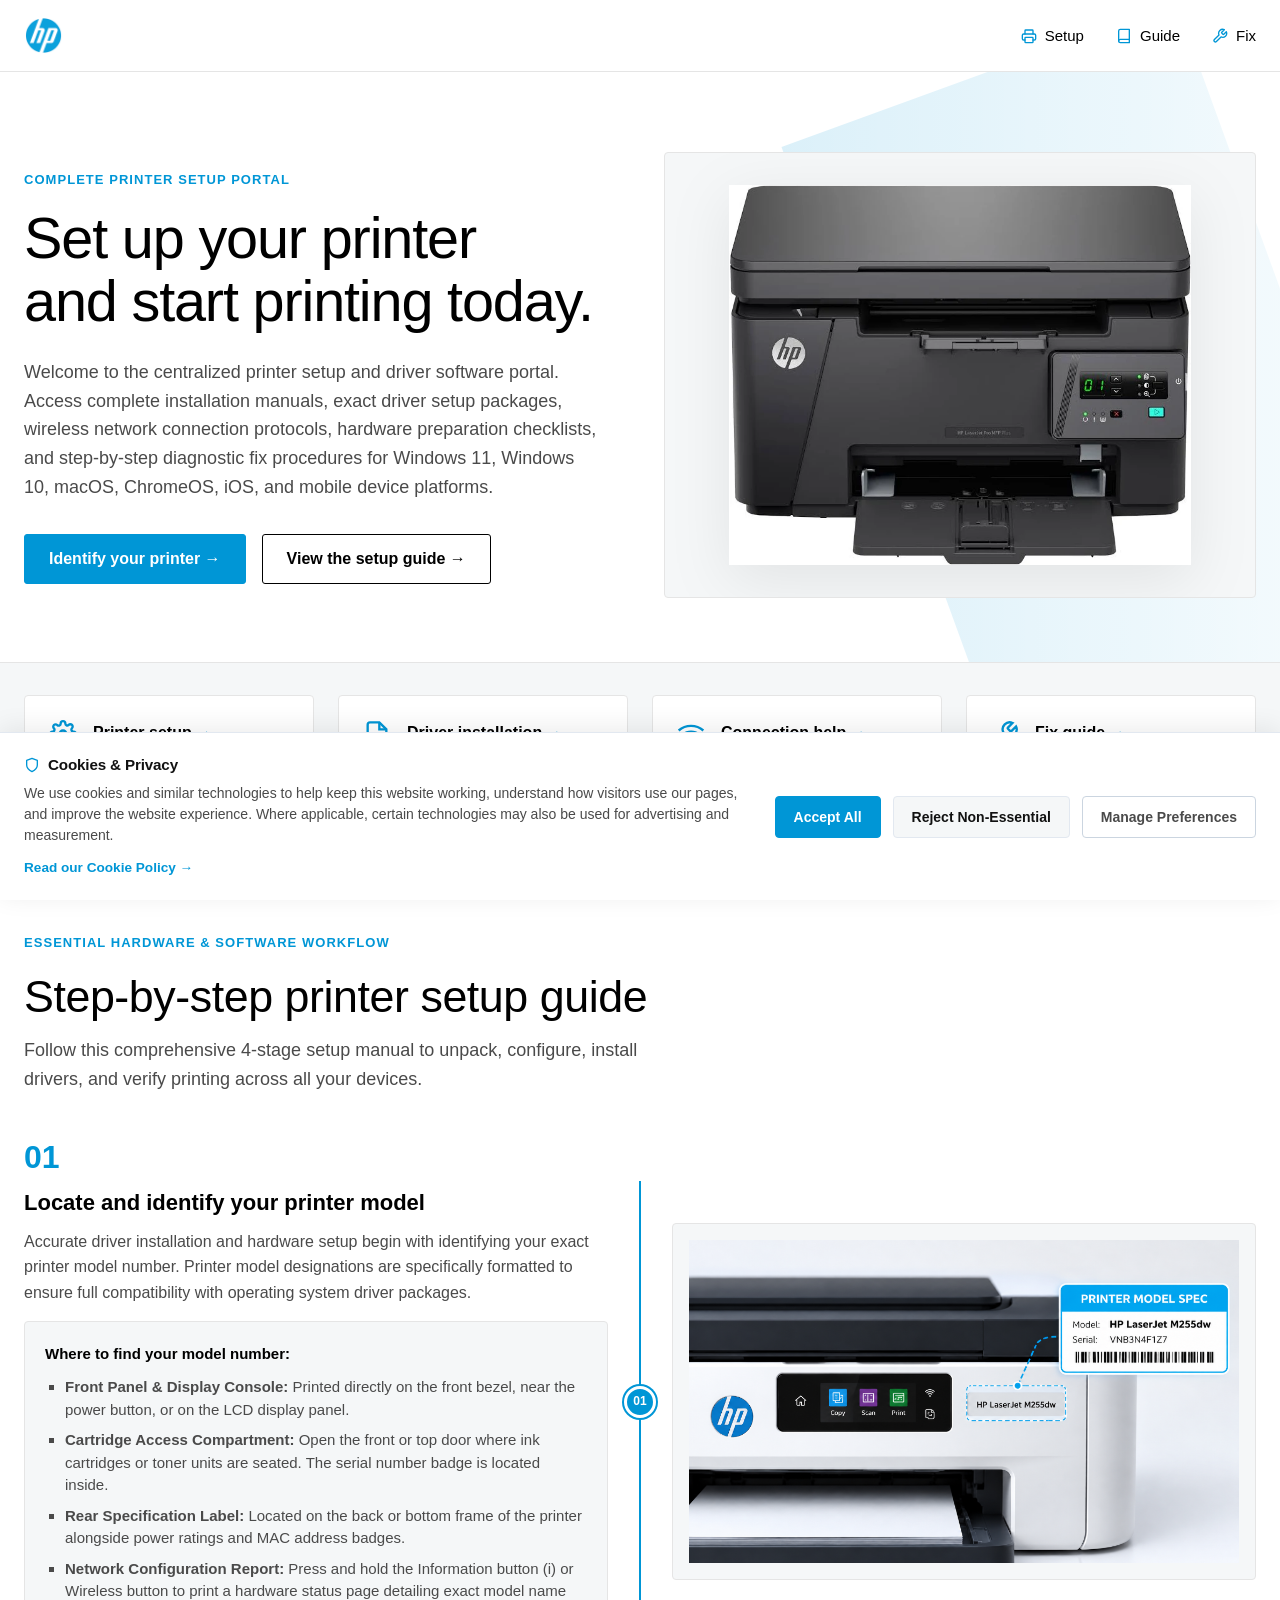
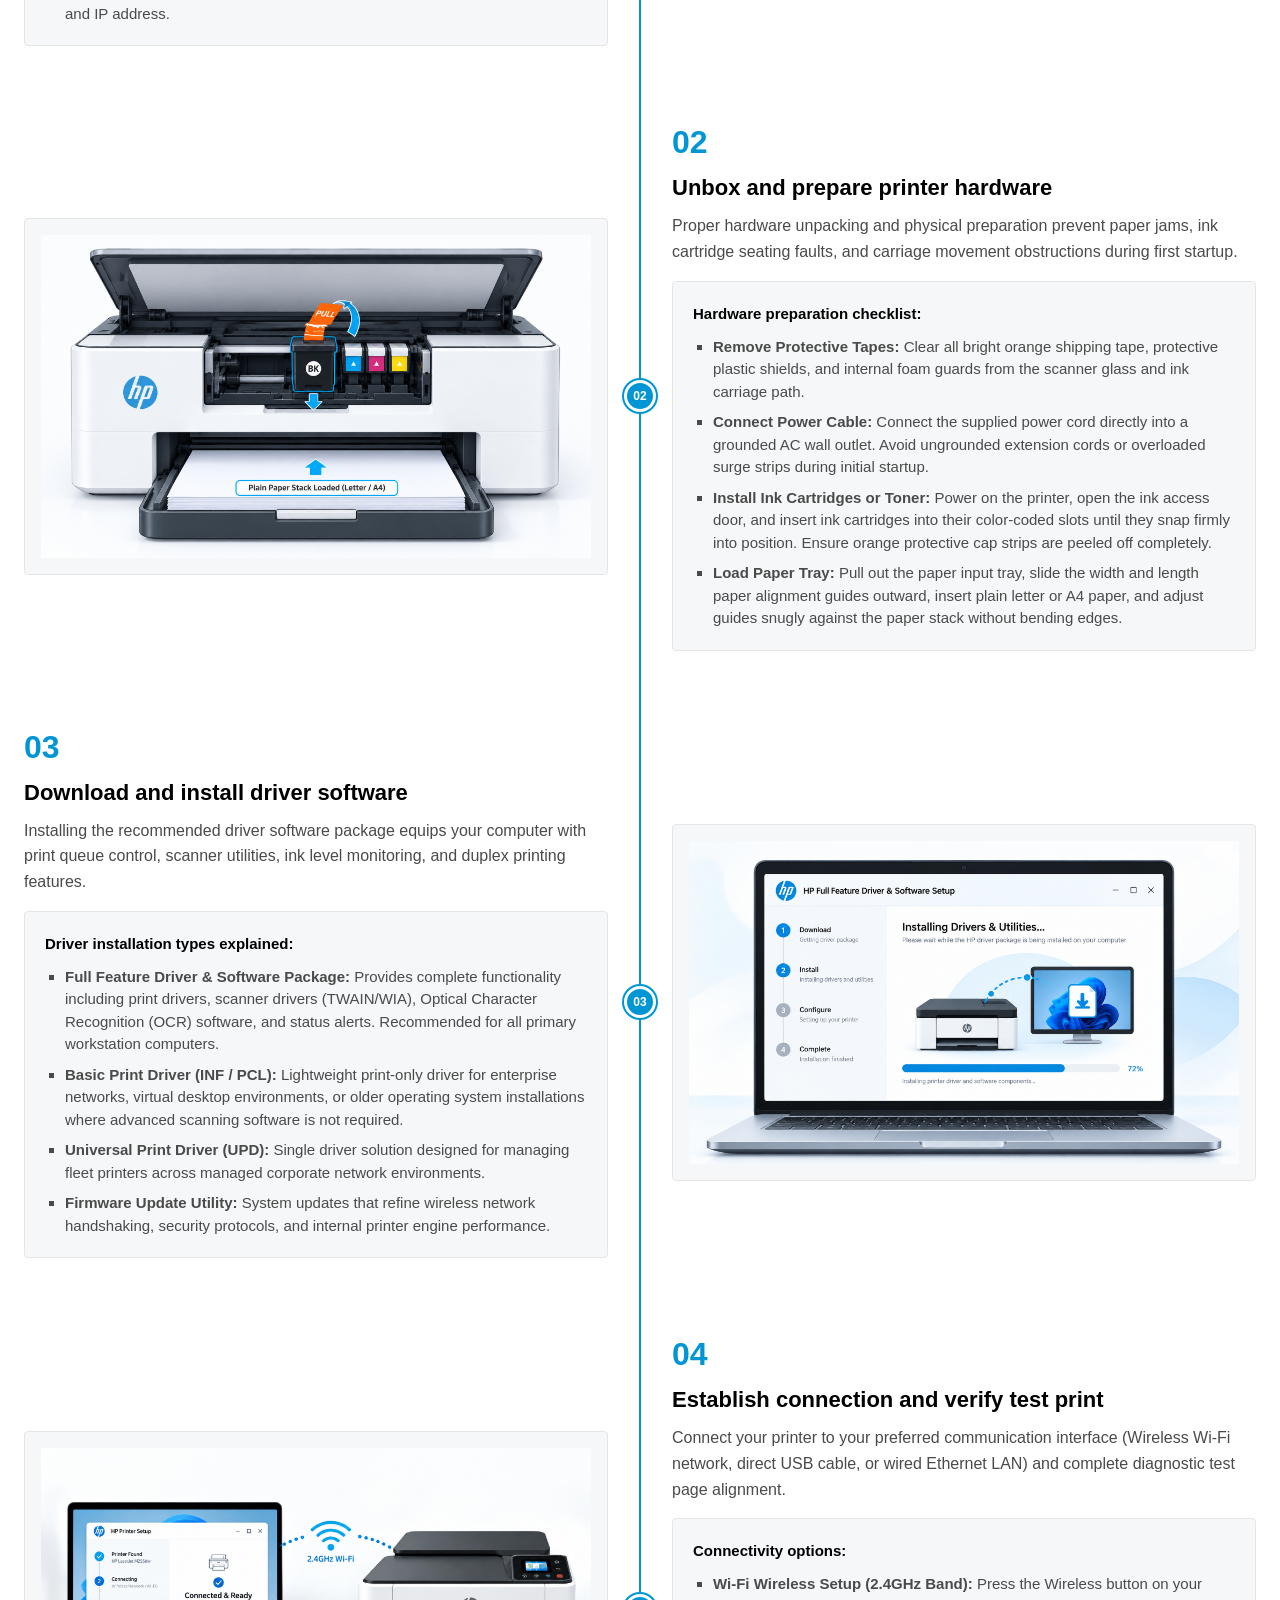
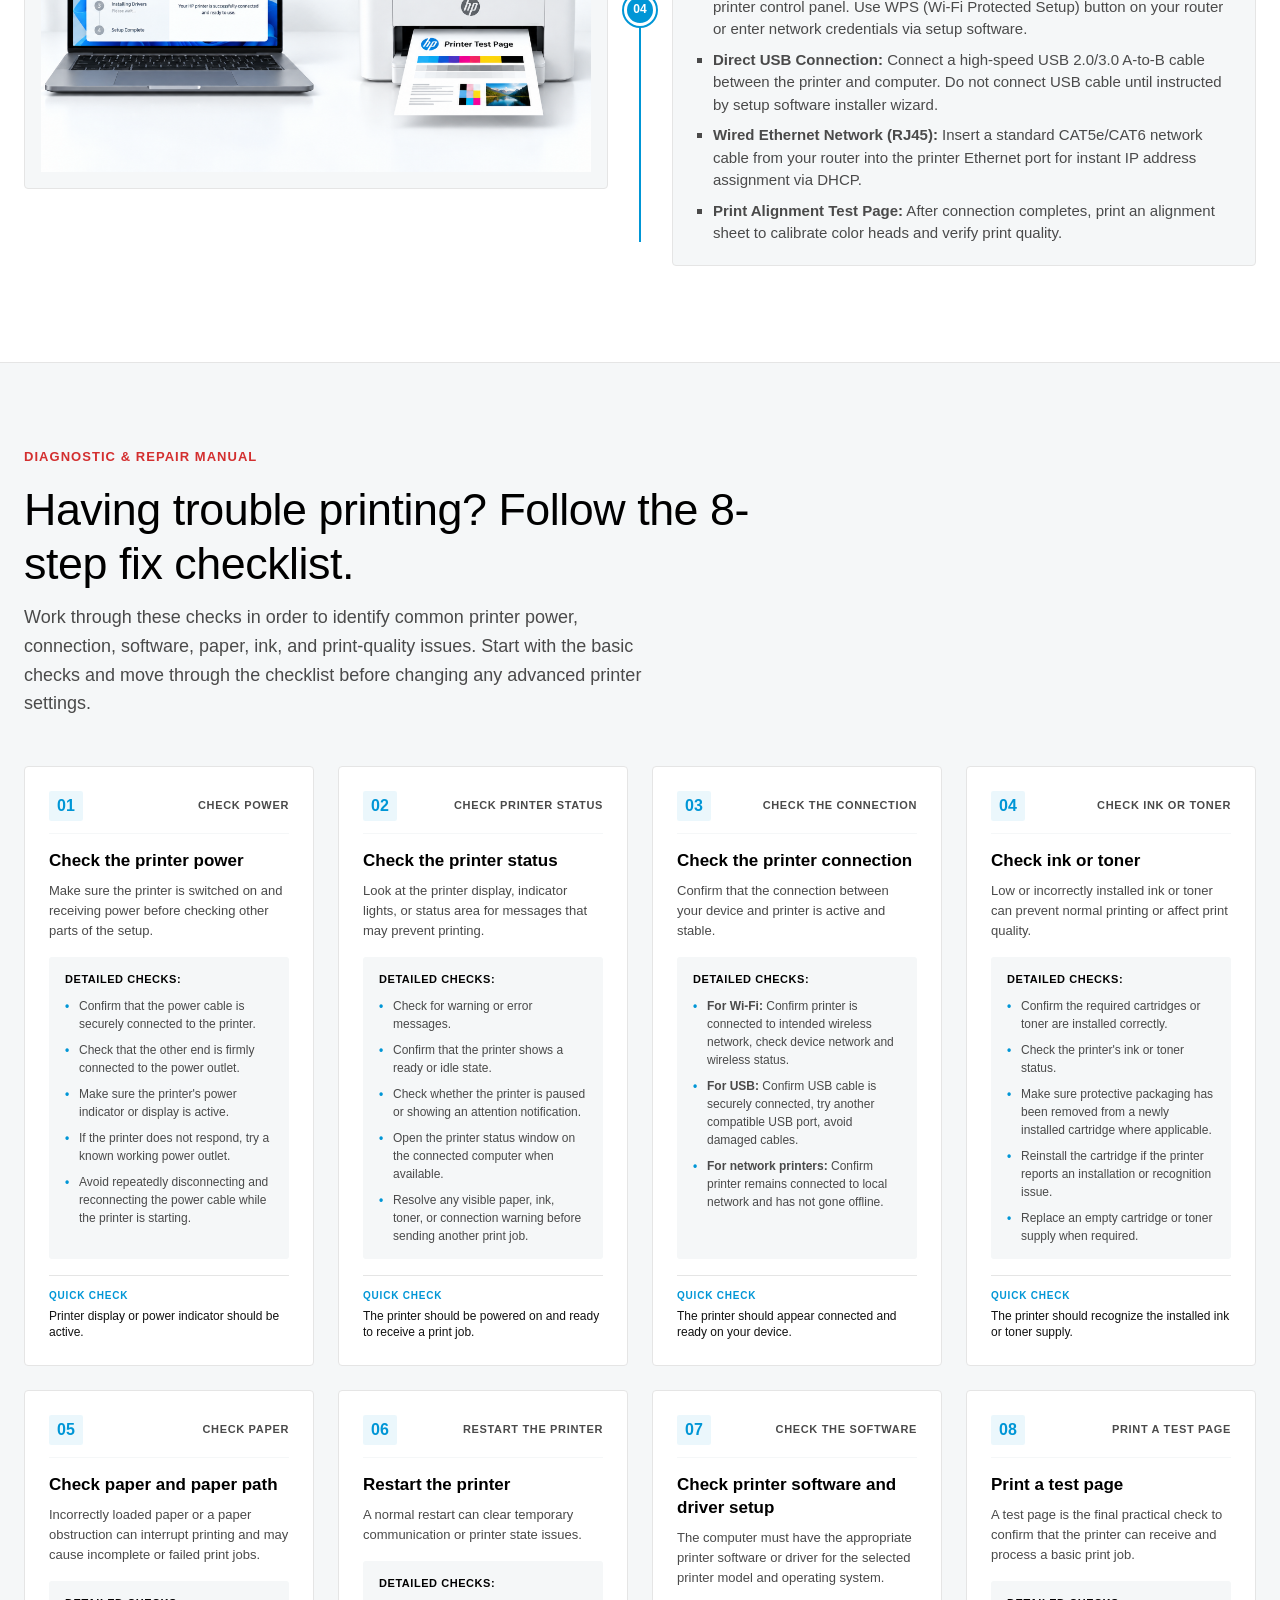
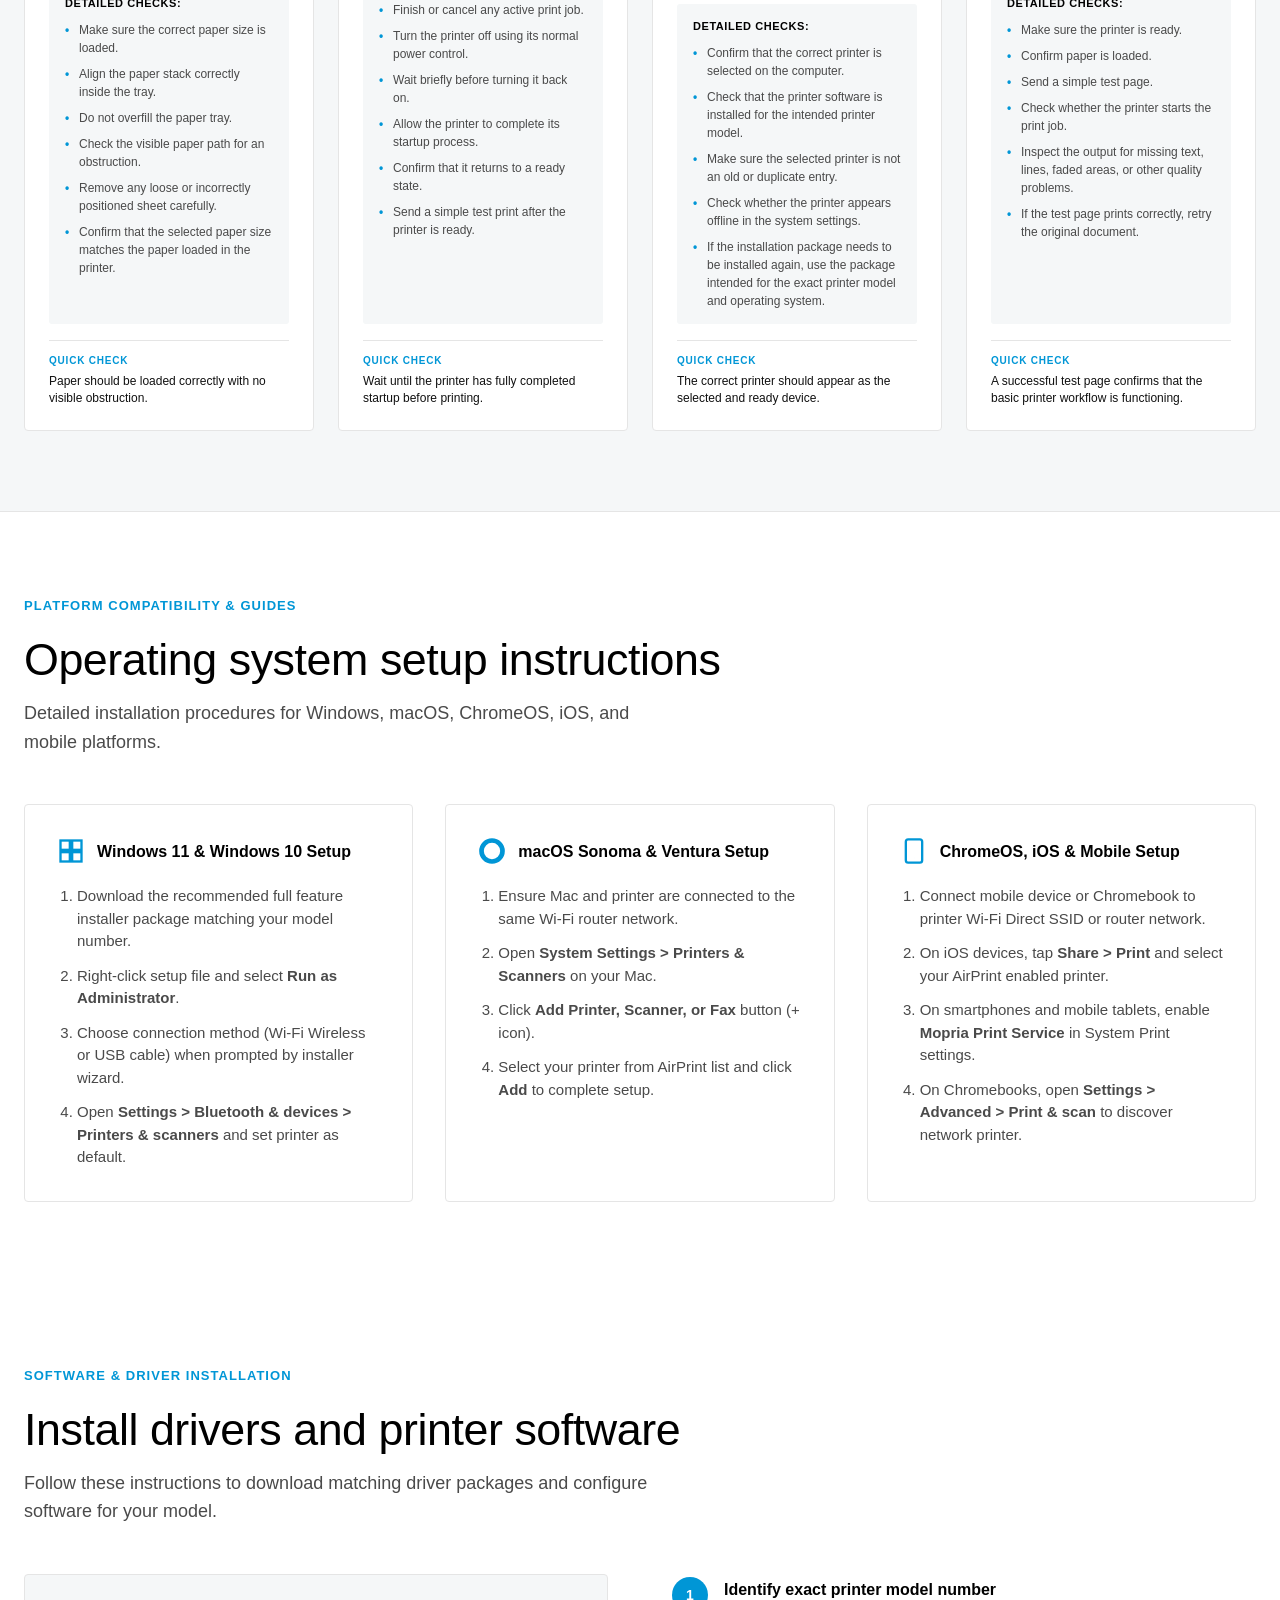
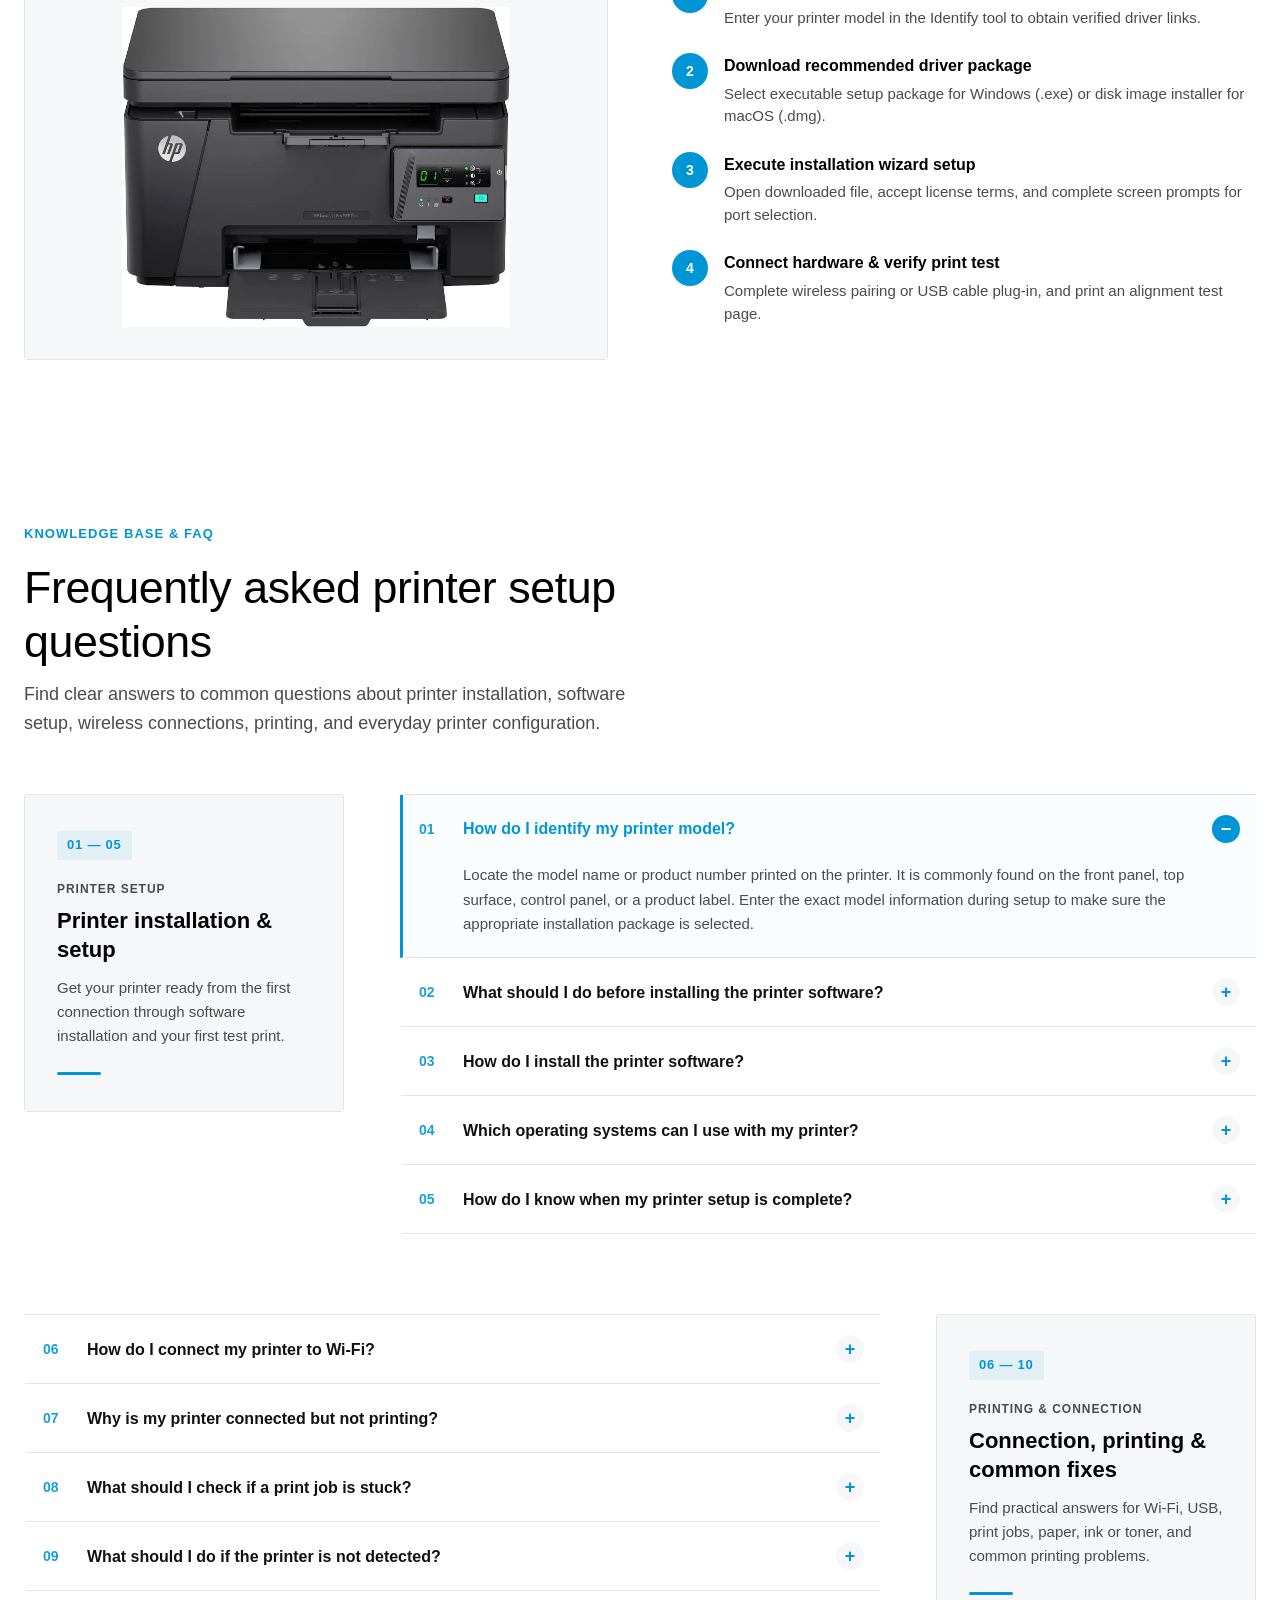
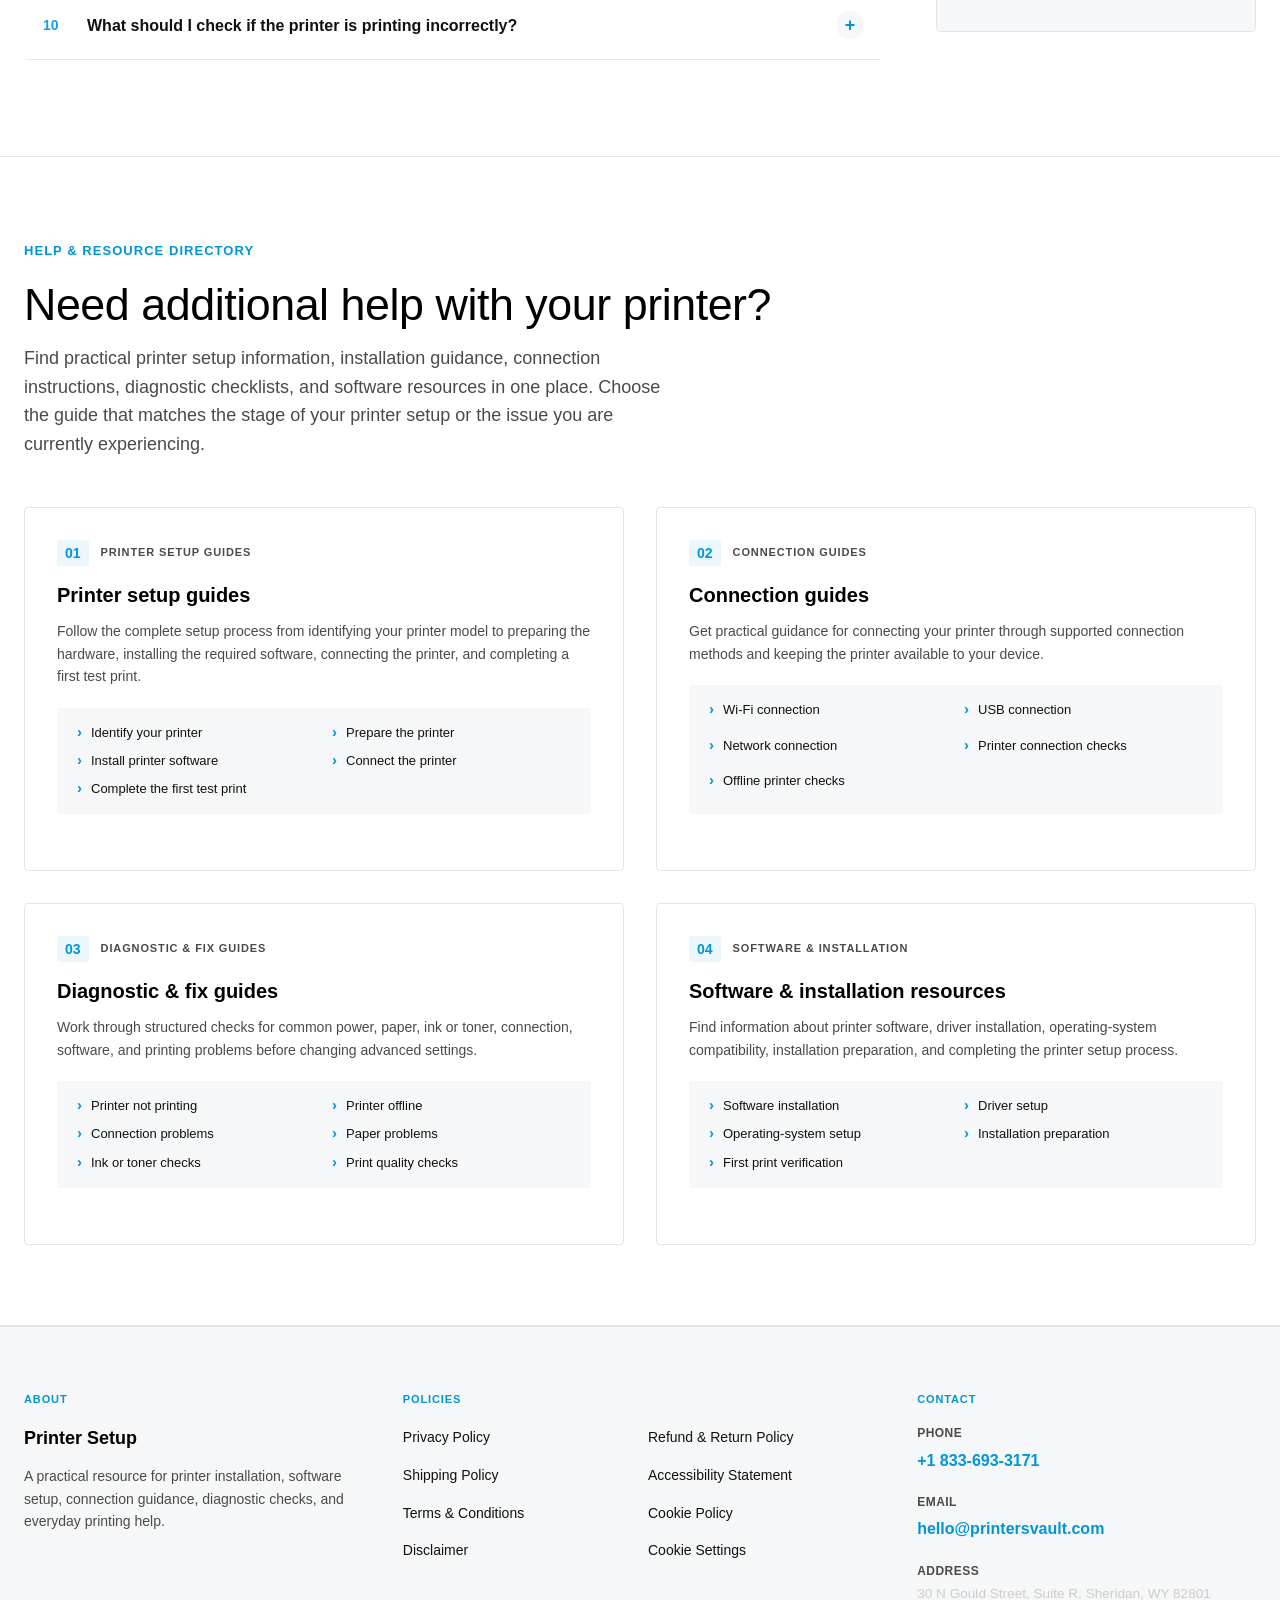
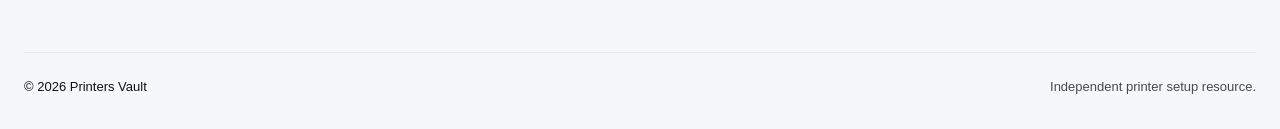
<file: index.html>
<!DOCTYPE html>
<html lang="en">
<head>
  <meta charset="UTF-8">
  <meta name="viewport" content="width=device-width, initial-scale=1.0">
  <title>Printer Setup &amp; Driver Installation Portal — Complete Hardware &amp; Software Guide</title>
  <meta name="description" content="Comprehensive step-by-step printer setup instructions, driver installation packages, wireless connection manuals, operating system configuration guides, and print fix solutions for your printer.">
  <!-- Favicon -->
  <link rel="icon" type="image/svg+xml" href="assets/favicon/printer-favicon.svg">
  <link rel="icon" type="image/png" sizes="32x32" href="assets/favicon/printer-favicon-32.png">
  <link rel="apple-touch-icon" sizes="180x180" href="assets/favicon/printer-favicon-180.png">
  <link rel="stylesheet" href="css/style.css">
  <link rel="stylesheet" href="css/cookie-consent.css">
</head>
<body>

      <!-- GLOBAL HEADER (72px, Left: Logo, Right Aligned: Setup / Guide / Fix) -->
  <header class="site-header" id="site-header">
    <div class="container header-container">
      <a href="index.html" class="brand-logo" aria-label="Printer Setup Portal Home">
        <img src="assets/logo.png" alt="Printer Setup Logo" class="brand-logo-img">
      </a>

      <div class="nav-desktop" aria-label="Primary Navigation">
        <span class="nav-item">
          <svg class="nav-icon" width="16" height="16" viewBox="0 0 24 24" fill="none" stroke="currentColor" stroke-width="2" stroke-linecap="round" stroke-linejoin="round" aria-hidden="true"><path d="M6 18H4a2 2 0 0 1-2-2v-5a2 2 0 0 1 2-2h16a2 2 0 0 1 2 2v5a2 2 0 0 1-2 2h-2"/><path d="M6 9V4a1 1 0 0 1 1-1h10a1 1 0 0 1 1 1v5"/><rect x="6" y="14" width="12" height="8" rx="1"/></svg>
          <span>Setup</span>
        </span>
        <span class="nav-item">
          <svg class="nav-icon" width="16" height="16" viewBox="0 0 24 24" fill="none" stroke="currentColor" stroke-width="2" stroke-linecap="round" stroke-linejoin="round" aria-hidden="true"><path d="M4 19.5A2.5 2.5 0 0 1 6.5 17H20"/><path d="M6.5 2H20v20H6.5A2.5 2.5 0 0 1 4 19.5v-15A2.5 2.5 0 0 1 6.5 2z"/></svg>
          <span>Guide</span>
        </span>
        <span class="nav-item">
          <svg class="nav-icon" width="16" height="16" viewBox="0 0 24 24" fill="none" stroke="currentColor" stroke-width="2" stroke-linecap="round" stroke-linejoin="round" aria-hidden="true"><path d="M14.7 6.3a1 1 0 0 0 0 1.4l1.6 1.6a1 1 0 0 0 1.4 0l3.77-3.77a6 6 0 0 1-7.94 7.94l-6.91 6.91a2.12 2.12 0 0 1-3-3l6.91-6.91a6 6 0 0 1 7.94-7.94l-3.76 3.76z"/></svg>
          <span>Fix</span>
        </span>
      </div>

      <div class="header-actions">
        <button class="mobile-toggle" aria-label="Toggle Navigation Menu" aria-expanded="false" aria-controls="mobile-nav-menu">
          <svg width="24" height="24" viewBox="0 0 24 24" fill="none" stroke="currentColor" stroke-width="2" stroke-linecap="round" stroke-linejoin="round">
            <line x1="3" y1="12" x2="21" y2="12"></line>
            <line x1="3" y1="6" x2="21" y2="6"></line>
            <line x1="3" y1="18" x2="21" y2="18"></line>
          </svg>
        </button>
      </div>
    </div>

    <!-- Mobile Navigation Drawer -->
    <div class="mobile-nav" id="mobile-nav-menu">
      <span class="nav-item">
        <svg class="nav-icon" width="16" height="16" viewBox="0 0 24 24" fill="none" stroke="currentColor" stroke-width="2" stroke-linecap="round" stroke-linejoin="round" aria-hidden="true"><path d="M6 18H4a2 2 0 0 1-2-2v-5a2 2 0 0 1 2-2h16a2 2 0 0 1 2 2v5a2 2 0 0 1-2 2h-2"/><path d="M6 9V4a1 1 0 0 1 1-1h10a1 1 0 0 1 1 1v5"/><rect x="6" y="14" width="12" height="8" rx="1"/></svg>
        <span>Setup</span>
      </span>
      <span class="nav-item">
        <svg class="nav-icon" width="16" height="16" viewBox="0 0 24 24" fill="none" stroke="currentColor" stroke-width="2" stroke-linecap="round" stroke-linejoin="round" aria-hidden="true"><path d="M4 19.5A2.5 2.5 0 0 1 6.5 17H20"/><path d="M6.5 2H20v20H6.5A2.5 2.5 0 0 1 4 19.5v-15A2.5 2.5 0 0 1 6.5 2z"/></svg>
        <span>Guide</span>
      </span>
      <span class="nav-item">
        <svg class="nav-icon" width="16" height="16" viewBox="0 0 24 24" fill="none" stroke="currentColor" stroke-width="2" stroke-linecap="round" stroke-linejoin="round" aria-hidden="true"><path d="M14.7 6.3a1 1 0 0 0 0 1.4l1.6 1.6a1 1 0 0 0 1.4 0l3.77-3.77a6 6 0 0 1-7.94 7.94l-6.91 6.91a2.12 2.12 0 0 1-3-3l6.91-6.91a6 6 0 0 1 7.94-7.94l-3.76 3.76z"/></svg>
        <span>Fix</span>
      </span>
    </div>
  </header>

  <main>
    <!-- HERO SECTION WITH ELECTRIC BLUE DIAGONAL STRIPE MOTIF -->
    <section class="hero-section">
      <div class="hero-bg-stripe"></div>
      <div class="container hero-grid">
        <div class="hero-content">
          <span class="eyebrow">COMPLETE PRINTER SETUP PORTAL</span>
          <h1 class="hero-title">Set up your printer<br>and start printing today.</h1>
          <p class="hero-desc">
            Welcome to the centralized printer setup and driver software portal. Access complete installation manuals, exact driver setup packages, wireless network connection protocols, hardware preparation checklists, and step-by-step diagnostic fix procedures for Windows 11, Windows 10, macOS, ChromeOS, iOS, and mobile device platforms.
          </p>
          <div class="hero-actions">
            <a href="identify-printer.html" class="btn btn-primary">
              Identify your printer &rarr;
            </a>
            <a href="#setup-guide" class="btn btn-secondary">
              View the setup guide &rarr;
            </a>
          </div>
        </div>

        <div class="hero-image-box">
          <div class="hero-printer-frame">
            <img src="assets/printer.png" alt="Printer Hardware Setup Model" class="hero-printer-img">
          </div>
        </div>
      </div>
    </section>

    <!-- QUICK NAVIGATION STRIP -->
    <div class="quick-nav-strip">
      <div class="container">
        <div class="quick-nav-grid">
          <a href="#setup-guide" class="quick-nav-item">
            <svg class="quick-icon" viewBox="0 0 24 24" fill="none" stroke="currentColor" stroke-width="2"><circle cx="12" cy="12" r="3"></circle><path d="M19.4 15a1.65 1.65 0 0 0 .33 1.82l.06.06a2 2 0 0 1 0 2.83 2 2 0 0 1-2.83 0l-.06-.06a1.65 1.65 0 0 0-1.82-.33 1.65 1.65 0 0 0-1 1.51V21a2 2 0 0 1-2 2 2 2 0 0 1-2-2v-.09A1.65 1.65 0 0 0 9 19.4a1.65 1.65 0 0 0-1.82.33l-.06.06a2 2 0 0 1-2.83 0 2 2 0 0 1 0-2.83l.06-.06a1.65 1.65 0 0 0 .33-1.82 1.65 1.65 0 0 0-1.51-1H3a2 2 0 0 1-2-2 2 2 0 0 1 2-2h.09A1.65 1.65 0 0 0 4.6 9a1.65 1.65 0 0 0-.33-1.82l-.06-.06a2 2 0 0 1 0-2.83 2 2 0 0 1 2.83 0l.06.06a1.65 1.65 0 0 0 1.82.33H9a1.65 1.65 0 0 0 1-1.51V3a2 2 0 0 1 2-2 2 2 0 0 1 2 2v.09a1.65 1.65 0 0 0 1 1.51 1.65 1.65 0 0 0 1.82-.33l.06-.06a2 2 0 0 1 2.83 0 2 2 0 0 1 0 2.83l-.06.06a1.65 1.65 0 0 0-.33 1.82V9a1.65 1.65 0 0 0 1.51 1H21a2 2 0 0 1 2 2 2 2 0 0 1-2 2h-.09a1.65 1.65 0 0 0-1.51 1z"></path></svg>
            <div class="quick-text-box">
              <h4>Printer setup <span class="arrow-link">&rarr;</span></h4>
              <p>Identify hardware &amp; initialize setup</p>
            </div>
          </a>

          <a href="#installation" class="quick-nav-item">
            <svg class="quick-icon" viewBox="0 0 24 24" fill="none" stroke="currentColor" stroke-width="2"><path d="M14 2H6a2 2 0 0 0-2 2v16a2 2 0 0 0 2 2h12a2 2 0 0 0 2-2V8z"></path><polyline points="14 2 14 8 20 8"></polyline><line x1="12" y1="18" x2="12" y2="12"></line><line x1="9" y1="15" x2="12" y2="18"></line><line x1="15" y1="15" x2="12" y2="18"></line></svg>
            <div class="quick-text-box">
              <h4>Driver installation <span class="arrow-link">&rarr;</span></h4>
              <p>Download &amp; install full feature software</p>
            </div>
          </a>

          <a href="#installation" class="quick-nav-item">
            <svg class="quick-icon" viewBox="0 0 24 24" fill="none" stroke="currentColor" stroke-width="2"><path d="M5 12.55a11 11 0 0 1 14.08 0"></path><path d="M1.42 9a16 16 0 0 1 21.16 0"></path><line x1="12" y1="20" x2="12.01" y2="20"></line></svg>
            <div class="quick-text-box">
              <h4>Connection help <span class="arrow-link">&rarr;</span></h4>
              <p>Configure Wi-Fi, USB &amp; Ethernet ports</p>
            </div>
          </a>

          <a href="#fix-guide" class="quick-nav-item">
            <svg class="quick-icon" viewBox="0 0 24 24" fill="none" stroke="currentColor" stroke-width="2"><path d="M14.7 6.3a1 1 0 0 0 0 1.4l1.6 1.6a1 1 0 0 0 1.4 0l3.77-3.77a6 6 0 0 1-7.94 7.94l-6.91 6.91a2.12 2.12 0 0 1-3-3l6.91-6.91a6 6 0 0 1 7.94-7.94l-3.76 3.76z"></path></svg>
            <div class="quick-text-box">
              <h4>Fix guide <span class="arrow-link">&rarr;</span></h4>
              <p>Resolve offline status, paper jams &amp; print errors</p>
            </div>
          </a>
        </div>
      </div>
    </div>

    <!-- DETAILED STEP-BY-STEP EDITORIAL SETUP GUIDE SECTION -->
    <section class="section-padding" id="setup-guide">
      <div class="container">
        <div class="section-header">
          <span class="eyebrow">ESSENTIAL HARDWARE &amp; SOFTWARE WORKFLOW</span>
          <h2 class="section-title">Step-by-step printer setup guide</h2>
          <p class="section-subtitle">Follow this comprehensive 4-stage setup manual to unpack, configure, install drivers, and verify printing across all your devices.</p>
        </div>

        <div class="setup-guide-wrapper">
          <div class="setup-timeline-line"></div>

          <!-- Step 01 -->
          <div class="setup-step-row">
            <div class="step-dot">01</div>
            <div class="step-content-box">
              <span class="step-num-large">01</span>
              <h3 class="step-heading">Locate and identify your printer model</h3>
              <p class="step-description">
                Accurate driver installation and hardware setup begin with identifying your exact printer model number. Printer model designations are specifically formatted to ensure full compatibility with operating system driver packages.
              </p>
              <div class="setup-detail-card">
                <h4>Where to find your model number:</h4>
                <ul class="detail-bullets">
                  <li><strong>Front Panel &amp; Display Console:</strong> Printed directly on the front bezel, near the power button, or on the LCD display panel.</li>
                  <li><strong>Cartridge Access Compartment:</strong> Open the front or top door where ink cartridges or toner units are seated. The serial number badge is located inside.</li>
                  <li><strong>Rear Specification Label:</strong> Located on the back or bottom frame of the printer alongside power ratings and MAC address badges.</li>
                  <li><strong>Network Configuration Report:</strong> Press and hold the Information button (i) or Wireless button to print a hardware status page detailing exact model name and IP address.</li>
                </ul>
              </div>
            </div>
            <div class="step-image-box">
              <div class="step-img-crop crop-front">
                <img src="assets/setup-step-01.webp" alt="Locating Printer Model Identification Label">
              </div>
            </div>
          </div>

          <!-- Step 02 -->
          <div class="setup-step-row">
            <div class="step-dot">02</div>
            <div class="step-image-box" style="order: 1;">
              <div class="step-img-crop crop-tray">
                <img src="assets/setup-step-02.webp" alt="Preparing Printer Hardware Unboxing Paper Load">
              </div>
            </div>
            <div class="step-content-box" style="order: 2;">
              <span class="step-num-large">02</span>
              <h3 class="step-heading">Unbox and prepare printer hardware</h3>
              <p class="step-description">
                Proper hardware unpacking and physical preparation prevent paper jams, ink cartridge seating faults, and carriage movement obstructions during first startup.
              </p>
              <div class="setup-detail-card">
                <h4>Hardware preparation checklist:</h4>
                <ul class="detail-bullets">
                  <li><strong>Remove Protective Tapes:</strong> Clear all bright orange shipping tape, protective plastic shields, and internal foam guards from the scanner glass and ink carriage path.</li>
                  <li><strong>Connect Power Cable:</strong> Connect the supplied power cord directly into a grounded AC wall outlet. Avoid ungrounded extension cords or overloaded surge strips during initial startup.</li>
                  <li><strong>Install Ink Cartridges or Toner:</strong> Power on the printer, open the ink access door, and insert ink cartridges into their color-coded slots until they snap firmly into position. Ensure orange protective cap strips are peeled off completely.</li>
                  <li><strong>Load Paper Tray:</strong> Pull out the paper input tray, slide the width and length paper alignment guides outward, insert plain letter or A4 paper, and adjust guides snugly against the paper stack without bending edges.</li>
                </ul>
              </div>
            </div>
          </div>

          <!-- Step 03 -->
          <div class="setup-step-row">
            <div class="step-dot">03</div>
            <div class="step-content-box">
              <span class="step-num-large">03</span>
              <h3 class="step-heading">Download and install driver software</h3>
              <p class="step-description">
                Installing the recommended driver software package equips your computer with print queue control, scanner utilities, ink level monitoring, and duplex printing features.
              </p>
              <div class="setup-detail-card">
                <h4>Driver installation types explained:</h4>
                <ul class="detail-bullets">
                  <li><strong>Full Feature Driver &amp; Software Package:</strong> Provides complete functionality including print drivers, scanner drivers (TWAIN/WIA), Optical Character Recognition (OCR) software, and status alerts. Recommended for all primary workstation computers.</li>
                  <li><strong>Basic Print Driver (INF / PCL):</strong> Lightweight print-only driver for enterprise networks, virtual desktop environments, or older operating system installations where advanced scanning software is not required.</li>
                  <li><strong>Universal Print Driver (UPD):</strong> Single driver solution designed for managing fleet printers across managed corporate network environments.</li>
                  <li><strong>Firmware Update Utility:</strong> System updates that refine wireless network handshaking, security protocols, and internal printer engine performance.</li>
                </ul>
              </div>
            </div>
            <div class="step-image-box">
              <div class="step-img-crop crop-full">
                <img src="assets/setup-step-03.webp" alt="Installing Software Package on Computer">
              </div>
            </div>
          </div>

          <!-- Step 04 -->
          <div class="setup-step-row">
            <div class="step-dot">04</div>
            <div class="step-image-box" style="order: 1;">
              <div class="step-img-crop crop-rear">
                <img src="assets/setup-step-04.webp" alt="Connecting Printer Wireless USB Network">
              </div>
            </div>
            <div class="step-content-box" style="order: 2;">
              <span class="step-num-large">04</span>
              <h3 class="step-heading">Establish connection and verify test print</h3>
              <p class="step-description">
                Connect your printer to your preferred communication interface (Wireless Wi-Fi network, direct USB cable, or wired Ethernet LAN) and complete diagnostic test page alignment.
              </p>
              <div class="setup-detail-card">
                <h4>Connectivity options:</h4>
                <ul class="detail-bullets">
                  <li><strong>Wi-Fi Wireless Setup (2.4GHz Band):</strong> Press the Wireless button on your printer control panel. Use WPS (Wi-Fi Protected Setup) button on your router or enter network credentials via setup software.</li>
                  <li><strong>Direct USB Connection:</strong> Connect a high-speed USB 2.0/3.0 A-to-B cable between the printer and computer. Do not connect USB cable until instructed by setup software installer wizard.</li>
                  <li><strong>Wired Ethernet Network (RJ45):</strong> Insert a standard CAT5e/CAT6 network cable from your router into the printer Ethernet port for instant IP address assignment via DHCP.</li>
                  <li><strong>Print Alignment Test Page:</strong> After connection completes, print an alignment sheet to calibrate color heads and verify print quality.</li>
                </ul>
              </div>
            </div>
          </div>
        </div>
      </div>
    </section>

    <!-- 8-STEP DIAGNOSTIC FIX GUIDE (Warm Soft Red Accent Section) -->
    <section class="section-padding fix-section" id="fix-guide">
      <div class="container">
        <div class="section-header fix-section-header">
          <span class="eyebrow fix-eyebrow">DIAGNOSTIC &amp; REPAIR MANUAL</span>
          <h2 class="section-title">Having trouble printing? Follow the 8-step fix checklist.</h2>
          <p class="section-subtitle">Work through these checks in order to identify common printer power, connection, software, paper, ink, and print-quality issues. Start with the basic checks and move through the checklist before changing any advanced printer settings.</p>
        </div>

        <div class="diag-checklist-grid">
          <!-- Step 01 -->
          <div class="diag-step-card trouble-item-card" data-fix="power">
            <div class="diag-card-header">
              <span class="diag-step-num">01</span>
              <span class="diag-step-tag">CHECK POWER</span>
            </div>
            <h3 class="diag-step-title">Check the printer power</h3>
            <p class="diag-step-desc">Make sure the printer is switched on and receiving power before checking other parts of the setup.</p>
            <div class="diag-checks-list">
              <span class="diag-list-heading">Detailed checks:</span>
              <ul>
                <li>Confirm that the power cable is securely connected to the printer.</li>
                <li>Check that the other end is firmly connected to the power outlet.</li>
                <li>Make sure the printer's power indicator or display is active.</li>
                <li>If the printer does not respond, try a known working power outlet.</li>
                <li>Avoid repeatedly disconnecting and reconnecting the power cable while the printer is starting.</li>
              </ul>
            </div>
            <div class="diag-quick-check">
              <span class="quick-check-badge">Quick check</span>
              <span class="quick-check-text">Printer display or power indicator should be active.</span>
            </div>
          </div>

          <!-- Step 02 -->
          <div class="diag-step-card trouble-item-card" data-fix="errors">
            <div class="diag-card-header">
              <span class="diag-step-num">02</span>
              <span class="diag-step-tag">CHECK PRINTER STATUS</span>
            </div>
            <h3 class="diag-step-title">Check the printer status</h3>
            <p class="diag-step-desc">Look at the printer display, indicator lights, or status area for messages that may prevent printing.</p>
            <div class="diag-checks-list">
              <span class="diag-list-heading">Detailed checks:</span>
              <ul>
                <li>Check for warning or error messages.</li>
                <li>Confirm that the printer shows a ready or idle state.</li>
                <li>Check whether the printer is paused or showing an attention notification.</li>
                <li>Open the printer status window on the connected computer when available.</li>
                <li>Resolve any visible paper, ink, toner, or connection warning before sending another print job.</li>
              </ul>
            </div>
            <div class="diag-quick-check">
              <span class="quick-check-badge">Quick check</span>
              <span class="quick-check-text">The printer should be powered on and ready to receive a print job.</span>
            </div>
          </div>

          <!-- Step 03 -->
          <div class="diag-step-card trouble-item-card" data-fix="connection">
            <div class="diag-card-header">
              <span class="diag-step-num">03</span>
              <span class="diag-step-tag">CHECK THE CONNECTION</span>
            </div>
            <h3 class="diag-step-title">Check the printer connection</h3>
            <p class="diag-step-desc">Confirm that the connection between your device and printer is active and stable.</p>
            <div class="diag-checks-list">
              <span class="diag-list-heading">Detailed checks:</span>
              <ul>
                <li><strong>For Wi-Fi:</strong> Confirm printer is connected to intended wireless network, check device network and wireless status.</li>
                <li><strong>For USB:</strong> Confirm USB cable is securely connected, try another compatible USB port, avoid damaged cables.</li>
                <li><strong>For network printers:</strong> Confirm printer remains connected to local network and has not gone offline.</li>
              </ul>
            </div>
            <div class="diag-quick-check">
              <span class="quick-check-badge">Quick check</span>
              <span class="quick-check-text">The printer should appear connected and ready on your device.</span>
            </div>
          </div>

          <!-- Step 04 -->
          <div class="diag-step-card trouble-item-card" data-fix="supplies">
            <div class="diag-card-header">
              <span class="diag-step-num">04</span>
              <span class="diag-step-tag">CHECK INK OR TONER</span>
            </div>
            <h3 class="diag-step-title">Check ink or toner</h3>
            <p class="diag-step-desc">Low or incorrectly installed ink or toner can prevent normal printing or affect print quality.</p>
            <div class="diag-checks-list">
              <span class="diag-list-heading">Detailed checks:</span>
              <ul>
                <li>Confirm the required cartridges or toner are installed correctly.</li>
                <li>Check the printer's ink or toner status.</li>
                <li>Make sure protective packaging has been removed from a newly installed cartridge where applicable.</li>
                <li>Reinstall the cartridge if the printer reports an installation or recognition issue.</li>
                <li>Replace an empty cartridge or toner supply when required.</li>
              </ul>
            </div>
            <div class="diag-quick-check">
              <span class="quick-check-badge">Quick check</span>
              <span class="quick-check-text">The printer should recognize the installed ink or toner supply.</span>
            </div>
          </div>

          <!-- Step 05 -->
          <div class="diag-step-card trouble-item-card" data-fix="paper">
            <div class="diag-card-header">
              <span class="diag-step-num">05</span>
              <span class="diag-step-tag">CHECK PAPER</span>
            </div>
            <h3 class="diag-step-title">Check paper and paper path</h3>
            <p class="diag-step-desc">Incorrectly loaded paper or a paper obstruction can interrupt printing and may cause incomplete or failed print jobs.</p>
            <div class="diag-checks-list">
              <span class="diag-list-heading">Detailed checks:</span>
              <ul>
                <li>Make sure the correct paper size is loaded.</li>
                <li>Align the paper stack correctly inside the tray.</li>
                <li>Do not overfill the paper tray.</li>
                <li>Check the visible paper path for an obstruction.</li>
                <li>Remove any loose or incorrectly positioned sheet carefully.</li>
                <li>Confirm that the selected paper size matches the paper loaded in the printer.</li>
              </ul>
            </div>
            <div class="diag-quick-check">
              <span class="quick-check-badge">Quick check</span>
              <span class="quick-check-text">Paper should be loaded correctly with no visible obstruction.</span>
            </div>
          </div>

          <!-- Step 06 -->
          <div class="diag-step-card trouble-item-card" data-fix="restart">
            <div class="diag-card-header">
              <span class="diag-step-num">06</span>
              <span class="diag-step-tag">RESTART THE PRINTER</span>
            </div>
            <h3 class="diag-step-title">Restart the printer</h3>
            <p class="diag-step-desc">A normal restart can clear temporary communication or printer state issues.</p>
            <div class="diag-checks-list">
              <span class="diag-list-heading">Detailed checks:</span>
              <ul>
                <li>Finish or cancel any active print job.</li>
                <li>Turn the printer off using its normal power control.</li>
                <li>Wait briefly before turning it back on.</li>
                <li>Allow the printer to complete its startup process.</li>
                <li>Confirm that it returns to a ready state.</li>
                <li>Send a simple test print after the printer is ready.</li>
              </ul>
            </div>
            <div class="diag-quick-check">
              <span class="quick-check-badge">Quick check</span>
              <span class="quick-check-text">Wait until the printer has fully completed startup before printing.</span>
            </div>
          </div>

          <!-- Step 07 -->
          <div class="diag-step-card trouble-item-card" data-fix="software">
            <div class="diag-card-header">
              <span class="diag-step-num">07</span>
              <span class="diag-step-tag">CHECK THE SOFTWARE</span>
            </div>
            <h3 class="diag-step-title">Check printer software and driver setup</h3>
            <p class="diag-step-desc">The computer must have the appropriate printer software or driver for the selected printer model and operating system.</p>
            <div class="diag-checks-list">
              <span class="diag-list-heading">Detailed checks:</span>
              <ul>
                <li>Confirm that the correct printer is selected on the computer.</li>
                <li>Check that the printer software is installed for the intended printer model.</li>
                <li>Make sure the selected printer is not an old or duplicate entry.</li>
                <li>Check whether the printer appears offline in the system settings.</li>
                <li>If the installation package needs to be installed again, use the package intended for the exact printer model and operating system.</li>
              </ul>
            </div>
            <div class="diag-quick-check">
              <span class="quick-check-badge">Quick check</span>
              <span class="quick-check-text">The correct printer should appear as the selected and ready device.</span>
            </div>
          </div>

          <!-- Step 08 -->
          <div class="diag-step-card trouble-item-card" data-fix="testpage">
            <div class="diag-card-header">
              <span class="diag-step-num">08</span>
              <span class="diag-step-tag">PRINT A TEST PAGE</span>
            </div>
            <h3 class="diag-step-title">Print a test page</h3>
            <p class="diag-step-desc">A test page is the final practical check to confirm that the printer can receive and process a basic print job.</p>
            <div class="diag-checks-list">
              <span class="diag-list-heading">Detailed checks:</span>
              <ul>
                <li>Make sure the printer is ready.</li>
                <li>Confirm paper is loaded.</li>
                <li>Send a simple test page.</li>
                <li>Check whether the printer starts the print job.</li>
                <li>Inspect the output for missing text, lines, faded areas, or other quality problems.</li>
                <li>If the test page prints correctly, retry the original document.</li>
              </ul>
            </div>
            <div class="diag-quick-check">
              <span class="quick-check-badge">Quick check</span>
              <span class="quick-check-text">A successful test page confirms that the basic printer workflow is functioning.</span>
            </div>
          </div>
        </div>
      </div>
    </section>

    <!-- OPERATING SYSTEM SPECIFIC SETUP MANUAL SECTION -->
    <section class="section-padding" id="os-guides">
      <div class="container">
        <div class="section-header">
          <span class="eyebrow">PLATFORM COMPATIBILITY &amp; GUIDES</span>
          <h2 class="section-title">Operating system setup instructions</h2>
          <p class="section-subtitle">Detailed installation procedures for Windows, macOS, ChromeOS, iOS, and mobile platforms.</p>
        </div>

        <div class="os-guides-grid">
          <!-- Windows Guide -->
          <div class="os-card">
            <div class="os-card-header">
              <svg class="os-icon" viewBox="0 0 24 24" fill="none" stroke="currentColor" stroke-width="2"><rect x="3" y="3" width="8" height="8"></rect><rect x="13" y="3" width="8" height="8"></rect><rect x="3" y="13" width="8" height="8"></rect><rect x="13" y="13" width="8" height="8"></rect></svg>
              <h3>Windows 11 &amp; Windows 10 Setup</h3>
            </div>
            <ol class="os-steps-list">
              <li>Download the recommended full feature installer package matching your model number.</li>
              <li>Right-click setup file and select <strong>Run as Administrator</strong>.</li>
              <li>Choose connection method (Wi-Fi Wireless or USB cable) when prompted by installer wizard.</li>
              <li>Open <strong>Settings &gt; Bluetooth &amp; devices &gt; Printers &amp; scanners</strong> and set printer as default.</li>
            </ol>
          </div>

          <!-- macOS Guide -->
          <div class="os-card">
            <div class="os-card-header">
              <svg class="os-icon" viewBox="0 0 24 24" fill="none" stroke="currentColor" stroke-width="2"><path d="M12 2a10 10 0 1 0 10 10A10 10 0 0 0 12 2zm0 18a8 8 0 1 1 8-8 8 8 0 0 1-8 8z"></path></svg>
              <h3>macOS Sonoma &amp; Ventura Setup</h3>
            </div>
            <ol class="os-steps-list">
              <li>Ensure Mac and printer are connected to the same Wi-Fi router network.</li>
              <li>Open <strong>System Settings &gt; Printers &amp; Scanners</strong> on your Mac.</li>
              <li>Click <strong>Add Printer, Scanner, or Fax</strong> button (+ icon).</li>
              <li>Select your printer from AirPrint list and click <strong>Add</strong> to complete setup.</li>
            </ol>
          </div>

          <!-- ChromeOS & Mobile Guide -->
          <div class="os-card">
            <div class="os-card-header">
              <svg class="os-icon" viewBox="0 0 24 24" fill="none" stroke="currentColor" stroke-width="2"><rect x="5" y="2" width="14" height="20" rx="2" ry="2"></rect><line x1="12" y1="18" x2="12.01" y2="18"></line></svg>
              <h3>ChromeOS, iOS &amp; Mobile Setup</h3>
            </div>
            <ol class="os-steps-list">
              <li>Connect mobile device or Chromebook to printer Wi-Fi Direct SSID or router network.</li>
              <li>On iOS devices, tap <strong>Share &gt; Print</strong> and select your AirPrint enabled printer.</li>
              <li>On smartphones and mobile tablets, enable <strong>Mopria Print Service</strong> in System Print settings.</li>
              <li>On Chromebooks, open <strong>Settings &gt; Advanced &gt; Print &amp; scan</strong> to discover network printer.</li>
            </ol>
          </div>
        </div>
      </div>
    </section>

    <!-- INSTALLATION SECTION -->
    <section class="section-padding section-bg-neutral" id="installation">
      <div class="container">
        <div class="section-header">
          <span class="eyebrow">SOFTWARE &amp; DRIVER INSTALLATION</span>
          <h2 class="section-title">Install drivers and printer software</h2>
          <p class="section-subtitle">Follow these instructions to download matching driver packages and configure software for your model.</p>
        </div>

        <div class="install-section-grid">
          <div class="install-visual-box">
            <div class="install-printer-frame">
              <img src="assets/printer.png" alt="Printer Software Setup Product Preview">
            </div>
          </div>

          <div>
            <div class="install-steps-list">
              <div class="install-step-item">
                <div class="install-circle-num">1</div>
                <div class="install-step-info">
                  <h4>Identify exact printer model number</h4>
                  <p>Enter your printer model in the Identify tool to obtain verified driver links.</p>
                </div>
              </div>

              <div class="install-step-item">
                <div class="install-circle-num">2</div>
                <div class="install-step-info">
                  <h4>Download recommended driver package</h4>
                  <p>Select executable setup package for Windows (.exe) or disk image installer for macOS (.dmg).</p>
                </div>
              </div>

              <div class="install-step-item">
                <div class="install-circle-num">3</div>
                <div class="install-step-info">
                  <h4>Execute installation wizard setup</h4>
                  <p>Open downloaded file, accept license terms, and complete screen prompts for port selection.</p>
                </div>
              </div>

              <div class="install-step-item">
                <div class="install-circle-num">4</div>
                <div class="install-step-info">
                  <h4>Connect hardware &amp; verify print test</h4>
                  <p>Complete wireless pairing or USB cable plug-in, and print an alignment test page.</p>
                </div>
              </div>
            </div>
          </div>
        </div>
      </div>
    </section>

    <!-- PRINTER SETUP FREQUENTLY ASKED QUESTIONS (Accordion Section) -->
    <section class="section-padding faq-knowledge-section" id="faq-section">
      <div class="container">
        <div class="section-header faq-main-header">
          <span class="eyebrow">KNOWLEDGE BASE &amp; FAQ</span>
          <h2 class="section-title">Frequently asked printer setup questions</h2>
          <p class="section-subtitle">Find clear answers to common questions about printer installation, software setup, wireless connections, printing, and everyday printer configuration.</p>
        </div>

        <div class="faq-groups-wrapper">
          
          <!-- PART 01: PRINTER SETUP & INSTALLATION -->
          <div class="faq-group-block group-part-01">
            <div class="faq-group-grid">
              <!-- Desktop Left Side: Category Panel -->
              <div class="faq-category-panel">
                <div class="panel-badge-range">01 &mdash; 05</div>
                <span class="panel-eyebrow">PRINTER SETUP</span>
                <h3 class="panel-title">Printer installation &amp; setup</h3>
                <p class="panel-desc">Get your printer ready from the first connection through software installation and your first test print.</p>
                <div class="panel-accent-line"></div>
              </div>

              <!-- Desktop Right Side: 5 FAQ Accordion Items -->
              <div class="faq-items-list">
                <!-- FAQ 01 -->
                <div class="accordion-item faq-accordion-item is-open">
                  <button type="button" class="accordion-header faq-accordion-header" id="faq-head-01" aria-expanded="true" aria-controls="faq-ans-01">
                    <span class="faq-num">01</span>
                    <span class="faq-question-text">How do I identify my printer model?</span>
                    <span class="faq-toggle-btn" aria-hidden="true"></span>
                  </button>
                  <div class="accordion-content faq-accordion-body" id="faq-ans-01" role="region" aria-labelledby="faq-head-01">
                    <div class="faq-body-inner">
                      <p>Locate the model name or product number printed on the printer. It is commonly found on the front panel, top surface, control panel, or a product label. Enter the exact model information during setup to make sure the appropriate installation package is selected.</p>
                    </div>
                  </div>
                </div>

                <!-- FAQ 02 -->
                <div class="accordion-item faq-accordion-item">
                  <button type="button" class="accordion-header faq-accordion-header" id="faq-head-02" aria-expanded="false" aria-controls="faq-ans-02">
                    <span class="faq-num">02</span>
                    <span class="faq-question-text">What should I do before installing the printer software?</span>
                    <span class="faq-toggle-btn" aria-hidden="true"></span>
                  </button>
                  <div class="accordion-content faq-accordion-body" id="faq-ans-02" role="region" aria-labelledby="faq-head-02">
                    <div class="faq-body-inner">
                      <p>Place the printer near a suitable power source, remove all packaging materials, install the required ink or toner, load compatible paper, and turn the printer on. If you are using Wi-Fi, keep the printer within a reliable range of your wireless network during setup.</p>
                    </div>
                  </div>
                </div>

                <!-- FAQ 03 -->
                <div class="accordion-item faq-accordion-item">
                  <button type="button" class="accordion-header faq-accordion-header" id="faq-head-03" aria-expanded="false" aria-controls="faq-ans-03">
                    <span class="faq-num">03</span>
                    <span class="faq-question-text">How do I install the printer software?</span>
                    <span class="faq-toggle-btn" aria-hidden="true"></span>
                  </button>
                  <div class="accordion-content faq-accordion-body" id="faq-ans-03" role="region" aria-labelledby="faq-head-03">
                    <div class="faq-body-inner">
                      <p>Start the printer setup process and select the software package provided for your printer model and operating system. Run the installation package and follow the setup instructions. Depending on the printer, you may be asked to connect the printer through Wi-Fi, USB, or another supported connection method.</p>
                    </div>
                  </div>
                </div>

                <!-- FAQ 04 -->
                <div class="accordion-item faq-accordion-item">
                  <button type="button" class="accordion-header faq-accordion-header" id="faq-head-04" aria-expanded="false" aria-controls="faq-ans-04">
                    <span class="faq-num">04</span>
                    <span class="faq-question-text">Which operating systems can I use with my printer?</span>
                    <span class="faq-toggle-btn" aria-hidden="true"></span>
                  </button>
                  <div class="accordion-content faq-accordion-body" id="faq-ans-04" role="region" aria-labelledby="faq-head-04">
                    <div class="faq-body-inner">
                      <p>Printer software availability depends on the specific printer model. Common supported platforms include Windows and macOS, while some printers also provide setup and printing options for Android and iOS devices. Always use the software or setup package intended for your printer model and operating system.</p>
                    </div>
                  </div>
                </div>

                <!-- FAQ 05 -->
                <div class="accordion-item faq-accordion-item">
                  <button type="button" class="accordion-header faq-accordion-header" id="faq-head-05" aria-expanded="false" aria-controls="faq-ans-05">
                    <span class="faq-num">05</span>
                    <span class="faq-question-text">How do I know when my printer setup is complete?</span>
                    <span class="faq-toggle-btn" aria-hidden="true"></span>
                  </button>
                  <div class="accordion-content faq-accordion-body" id="faq-ans-05" role="region" aria-labelledby="faq-head-05">
                    <div class="faq-body-inner">
                      <p>The setup is generally complete once the printer has been connected, the required software has been installed, and the printer is ready to receive print jobs. Printing a test page is a useful final check because it confirms communication between the device and printer.</p>
                    </div>
                  </div>
                </div>
              </div>
            </div>
          </div>

          <!-- PART 02: PRINTING & CONNECTION -->
          <div class="faq-group-block group-part-02">
            <div class="faq-group-grid group-grid-reversed">
              <!-- Desktop Left Side: 5 FAQ Accordion Items (06 - 10) -->
              <div class="faq-items-list col-faqs">
                <!-- FAQ 06 -->
                <div class="accordion-item faq-accordion-item">
                  <button type="button" class="accordion-header faq-accordion-header" id="faq-head-06" aria-expanded="false" aria-controls="faq-ans-06">
                    <span class="faq-num">06</span>
                    <span class="faq-question-text">How do I connect my printer to Wi-Fi?</span>
                    <span class="faq-toggle-btn" aria-hidden="true"></span>
                  </button>
                  <div class="accordion-content faq-accordion-body" id="faq-ans-06" role="region" aria-labelledby="faq-head-06">
                    <div class="faq-body-inner">
                      <p>Turn on the printer and open its wireless or network setup option. Select your Wi-Fi network and enter the network password when requested. Keep the printer within a stable wireless range while the connection is being established. After connecting, confirm that the printer shows an active network connection.</p>
                    </div>
                  </div>
                </div>

                <!-- FAQ 07 -->
                <div class="accordion-item faq-accordion-item">
                  <button type="button" class="accordion-header faq-accordion-header" id="faq-head-07" aria-expanded="false" aria-controls="faq-ans-07">
                    <span class="faq-num">07</span>
                    <span class="faq-question-text">Why is my printer connected but not printing?</span>
                    <span class="faq-toggle-btn" aria-hidden="true"></span>
                  </button>
                  <div class="accordion-content faq-accordion-body" id="faq-ans-07" role="region" aria-labelledby="faq-head-07">
                    <div class="faq-body-inner">
                      <p>First check that the correct printer is selected on your computer or mobile device. Confirm that the printer is powered on and ready, then check the connection and print queue. Make sure paper is loaded and that there are no visible warning messages. If the problem continues, restart the printer and send a new test print.</p>
                    </div>
                  </div>
                </div>

                <!-- FAQ 08 -->
                <div class="accordion-item faq-accordion-item">
                  <button type="button" class="accordion-header faq-accordion-header" id="faq-head-08" aria-expanded="false" aria-controls="faq-ans-08">
                    <span class="faq-num">08</span>
                    <span class="faq-question-text">What should I check if a print job is stuck?</span>
                    <span class="faq-toggle-btn" aria-hidden="true"></span>
                  </button>
                  <div class="accordion-content faq-accordion-body" id="faq-ans-08" role="region" aria-labelledby="faq-head-08">
                    <div class="faq-body-inner">
                      <p>Check the printer status and open the print queue on your device. Cancel any failed or stalled jobs, then confirm that the printer is still connected. Restarting the printer can clear temporary communication problems. After the printer becomes ready, send the document again.</p>
                    </div>
                  </div>
                </div>

                <!-- FAQ 09 -->
                <div class="accordion-item faq-accordion-item">
                  <button type="button" class="accordion-header faq-accordion-header" id="faq-head-09" aria-expanded="false" aria-controls="faq-ans-09">
                    <span class="faq-num">09</span>
                    <span class="faq-question-text">What should I do if the printer is not detected?</span>
                    <span class="faq-toggle-btn" aria-hidden="true"></span>
                  </button>
                  <div class="accordion-content faq-accordion-body" id="faq-ans-09" role="region" aria-labelledby="faq-head-09">
                    <div class="faq-body-inner">
                      <p>Confirm that the printer is powered on and connected through the intended connection method. For Wi-Fi printers, make sure the printer and device are using the appropriate network. For USB connections, check the cable and port. Restarting both the printer and the device can also help establish a fresh connection.</p>
                    </div>
                  </div>
                </div>

                <!-- FAQ 10 -->
                <div class="accordion-item faq-accordion-item">
                  <button type="button" class="accordion-header faq-accordion-header" id="faq-head-10" aria-expanded="false" aria-controls="faq-ans-10">
                    <span class="faq-num">10</span>
                    <span class="faq-question-text">What should I check if the printer is printing incorrectly?</span>
                    <span class="faq-toggle-btn" aria-hidden="true"></span>
                  </button>
                  <div class="accordion-content faq-accordion-body" id="faq-ans-10" role="region" aria-labelledby="faq-head-10">
                    <div class="faq-body-inner">
                      <p>Check the paper type and paper loading first, then inspect the ink or toner level and printer status. Make sure the selected paper settings match the loaded paper. If the output remains incorrect, check the printer software settings and run a test page to determine whether the issue affects the printer itself or a specific document.</p>
                    </div>
                  </div>
                </div>
              </div>

              <!-- Desktop Right Side: Category Panel -->
              <div class="faq-category-panel col-panel">
                <div class="panel-badge-range">06 &mdash; 10</div>
                <span class="panel-eyebrow">PRINTING &amp; CONNECTION</span>
                <h3 class="panel-title">Connection, printing &amp; common fixes</h3>
                <p class="panel-desc">Find practical answers for Wi-Fi, USB, print jobs, paper, ink or toner, and common printing problems.</p>
                <div class="panel-accent-line"></div>
              </div>
            </div>
          </div>

        </div>
      </div>
    </section>

    <!-- HELP & RESOURCE DIRECTORY -->
    <section class="section-padding help-section" id="help">
      <div class="container">
        <div class="section-header">
          <span class="eyebrow">HELP &amp; RESOURCE DIRECTORY</span>
          <h2 class="section-title">Need additional help with your printer?</h2>
          <p class="section-subtitle">Find practical printer setup information, installation guidance, connection instructions, diagnostic checklists, and software resources in one place. Choose the guide that matches the stage of your printer setup or the issue you are currently experiencing.</p>
        </div>

        <div class="resource-directory-grid">
          <!-- Resource 01 -->
          <div class="resource-dir-item">
            <div class="resource-dir-header">
              <span class="resource-num">01</span>
              <span class="resource-tag">PRINTER SETUP GUIDES</span>
            </div>
            <h3 class="resource-title">Printer setup guides</h3>
            <p class="resource-desc">Follow the complete setup process from identifying your printer model to preparing the hardware, installing the required software, connecting the printer, and completing a first test print.</p>
            <ul class="resource-include-list">
              <li>Identify your printer</li>
              <li>Prepare the printer</li>
              <li>Install printer software</li>
              <li>Connect the printer</li>
              <li>Complete the first test print</li>
            </ul>
          </div>

          <!-- Resource 02 -->
          <div class="resource-dir-item">
            <div class="resource-dir-header">
              <span class="resource-num">02</span>
              <span class="resource-tag">CONNECTION GUIDES</span>
            </div>
            <h3 class="resource-title">Connection guides</h3>
            <p class="resource-desc">Get practical guidance for connecting your printer through supported connection methods and keeping the printer available to your device.</p>
            <ul class="resource-include-list">
              <li>Wi-Fi connection</li>
              <li>USB connection</li>
              <li>Network connection</li>
              <li>Printer connection checks</li>
              <li>Offline printer checks</li>
            </ul>
          </div>

          <!-- Resource 03 -->
          <div class="resource-dir-item">
            <div class="resource-dir-header">
              <span class="resource-num">03</span>
              <span class="resource-tag">DIAGNOSTIC &amp; FIX GUIDES</span>
            </div>
            <h3 class="resource-title">Diagnostic &amp; fix guides</h3>
            <p class="resource-desc">Work through structured checks for common power, paper, ink or toner, connection, software, and printing problems before changing advanced settings.</p>
            <ul class="resource-include-list">
              <li>Printer not printing</li>
              <li>Printer offline</li>
              <li>Connection problems</li>
              <li>Paper problems</li>
              <li>Ink or toner checks</li>
              <li>Print quality checks</li>
            </ul>
          </div>

          <!-- Resource 04 -->
          <div class="resource-dir-item">
            <div class="resource-dir-header">
              <span class="resource-num">04</span>
              <span class="resource-tag">SOFTWARE &amp; INSTALLATION</span>
            </div>
            <h3 class="resource-title">Software &amp; installation resources</h3>
            <p class="resource-desc">Find information about printer software, driver installation, operating-system compatibility, installation preparation, and completing the printer setup process.</p>
            <ul class="resource-include-list">
              <li>Software installation</li>
              <li>Driver setup</li>
              <li>Operating-system setup</li>
              <li>Installation preparation</li>
              <li>First print verification</li>
            </ul>
          </div>
        </div>
      </div>
    </section>
  </main>

  <!-- SITE FOOTER -->
  <footer class="site-footer">
    <div class="container">
      <div class="footer-columns-grid">
        <!-- COLUMN 01 — ABOUT -->
        <div class="footer-col">
          <span class="footer-col-eyebrow">ABOUT</span>
          <h3 class="footer-col-title">Printer Setup</h3>
          <p class="footer-about-text">A practical resource for printer installation, software setup, connection guidance, diagnostic checks, and everyday printing help.</p>
        </div>

        <!-- COLUMN 02 — POLICIES -->
                <div class="footer-col">
          <span class="footer-col-eyebrow">POLICIES</span>
          <div class="footer-policies-grid" style="display: grid; grid-template-columns: repeat(2, minmax(0, 1fr)); gap: 8px 16px;">
            <ul class="footer-links-list" style="margin:0; padding:0;">
              <li><a href="privacy-policy.html">Privacy Policy</a></li>
              <li><a href="shipping-policy.html">Shipping Policy</a></li>
              <li><a href="terms-and-conditions.html">Terms &amp; Conditions</a></li>
              <li><a href="disclaimer.html">Disclaimer</a></li>
            </ul>
            <ul class="footer-links-list" style="margin:0; padding:0;">
              <li><a href="refund-and-return-policy.html">Refund &amp; Return Policy</a></li>
              <li><a href="accessibility-statement.html">Accessibility Statement</a></li>
              <li><a href="cookie-policy.html">Cookie Policy</a></li>
              <li><button type="button" class="cookie-settings-trigger">Cookie Settings</button></li>
            </ul>
          </div>
        </div>

        <!-- COLUMN 03 — CONTACT -->
        <div class="footer-col">
          <span class="footer-col-eyebrow">CONTACT</span>
          <div class="footer-contact-block">
            <div class="footer-contact-item">
              <span class="contact-label">Phone</span>
              <a href="tel:+1 833-693-3171" class="contact-value-link">+1 833-693-3171</a>
            </div>
            <div class="footer-contact-item" style="margin-top: 8px;">
              <span class="contact-label">Email</span>
              <a href="mailto:hello@printersvault.com" class="contact-value-link">hello@printersvault.com</a>
            </div>
            <div class="footer-contact-item" style="margin-top: 8px;">
              <span class="contact-label">Address</span>
              <span class="contact-value-text" style="font-size: 0.85rem; color: #CCCCCC; display: block; line-height: 1.35;">30 N Gould Street, Suite R, Sheridan, WY 82801</span>
            </div>
          </div>
        </div>
      </div>

      <!-- FOOTER BOTTOM BAR -->
      <div class="footer-bottom-bar">
        <div class="footer-copy-text">&copy; 2026 Printers Vault</div>
        <div class="footer-meta-text">Independent printer setup resource.</div>
      </div>
    </div>
  </footer>

  <script src="js/site-config.js"></script>
  <script src="js/main.js"></script>
  <script src="js/cookie-consent.js"></script>
</body>
</html>
</file>
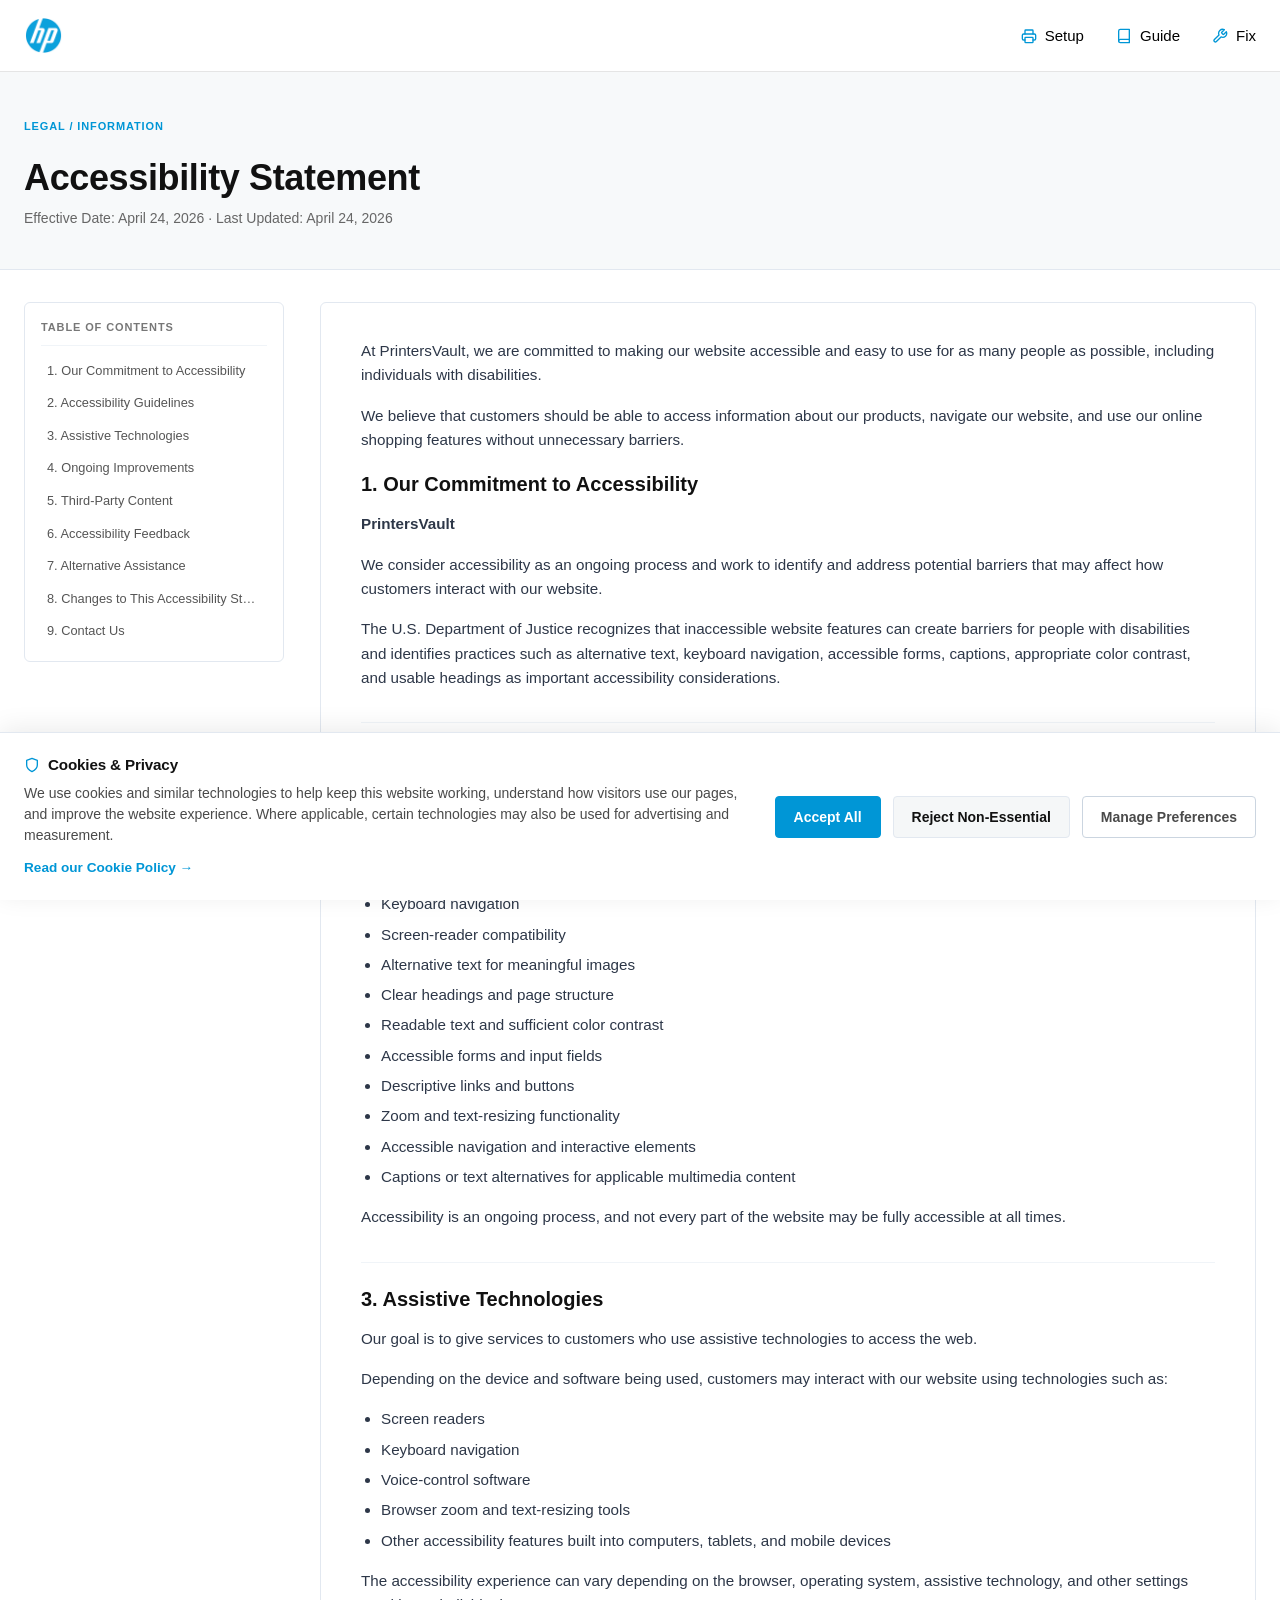
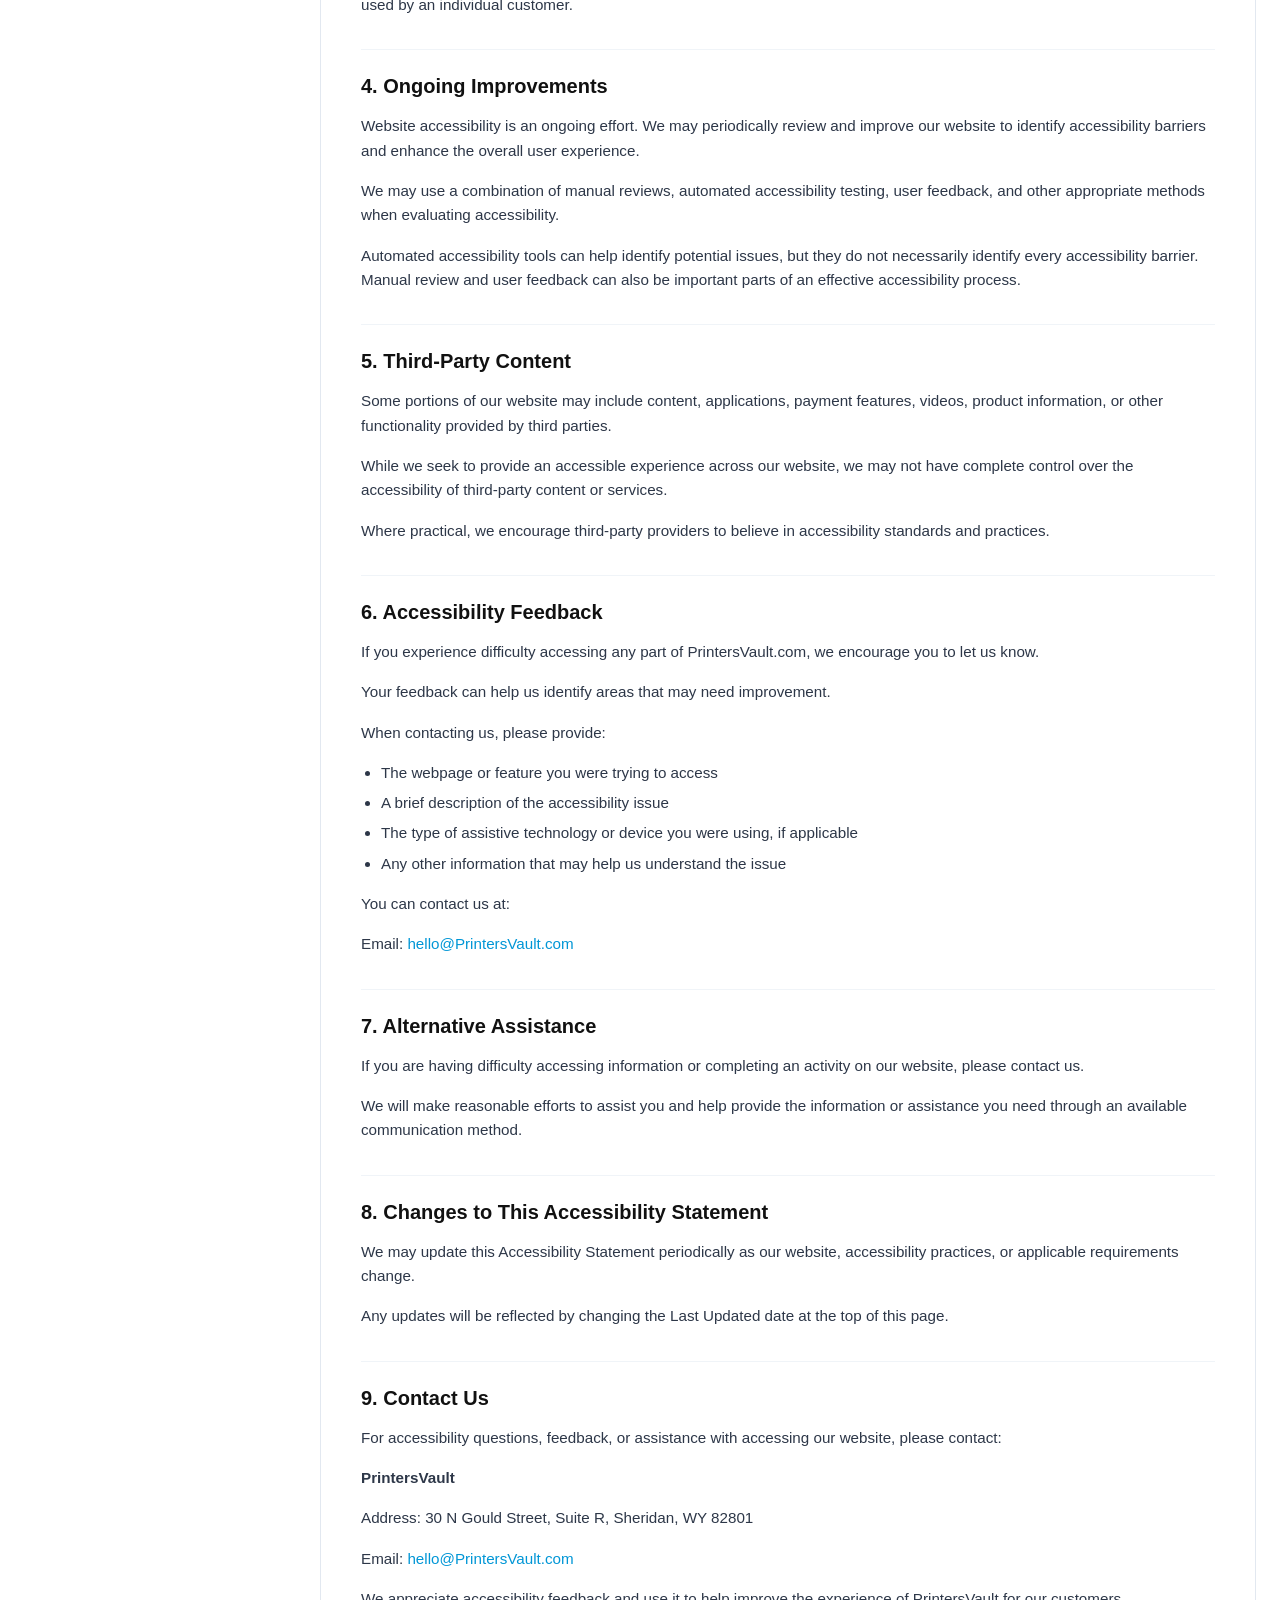
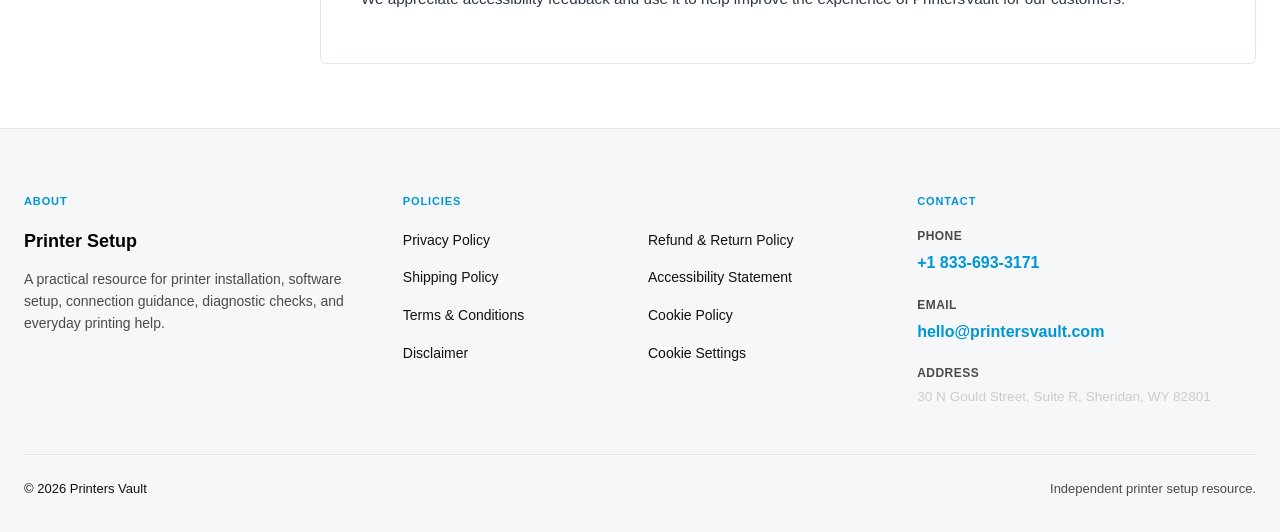
<file: accessibility-statement.html>
<!DOCTYPE html>
<html lang="en">
<head>
  <meta charset="UTF-8">
  <meta name="viewport" content="width=device-width, initial-scale=1.0">
  <title>Accessibility Statement | Printer Setup</title>
  <meta name="description" content="Accessibility Statement for PrintersVault. Learn about our policies, guidance, and commitments.">
  <meta name="robots" content="index, follow">
  <!-- Favicon -->
  <link rel="icon" type="image/svg+xml" href="assets/favicon/printer-favicon.svg">
  <link rel="icon" type="image/png" sizes="32x32" href="assets/favicon/printer-favicon-32.png">
  <link rel="apple-touch-icon" sizes="180x180" href="assets/favicon/printer-favicon-180.png">
  <link rel="stylesheet" href="css/style.css">
  <link rel="stylesheet" href="css/cookie-consent.css">
  <style>
    .policy-layout-grid {
      display: grid;
      grid-template-columns: 260px 1fr;
      gap: 36px;
      align-items: start;
      padding: 32px 0 64px 0;
    }
    .policy-sidebar {
      position: sticky;
      top: 90px;
      background: #FFFFFF;
      border: 1px solid #E2E8F0;
      border-radius: 6px;
      padding: 16px;
      max-height: calc(100vh - 120px);
      overflow-y: auto;
    }
    .toc-title {
      font-size: 11px;
      font-weight: 700;
      letter-spacing: 0.08em;
      text-transform: uppercase;
      color: #777777;
      margin: 0 0 12px 0;
      padding-bottom: 8px;
      border-bottom: 1px solid #F0F4F8;
    }
    .toc-list {
      list-style: none;
      padding: 0;
      margin: 0;
      display: flex;
      flex-direction: column;
      gap: 6px;
    }
    .toc-link {
      font-size: 0.8rem;
      color: #555555;
      text-decoration: none;
      display: block;
      padding: 4px 6px;
      border-radius: 4px;
      transition: all 0.2s ease;
      white-space: nowrap;
      overflow: hidden;
      text-overflow: ellipsis;
    }
    .toc-link:hover {
      color: var(--color-blue);
      background: #F7F9FA;
    }
    .policy-content-body {
      background: #FFFFFF;
      border: 1px solid #E2E8F0;
      border-radius: 6px;
      padding: 36px 40px;
      line-height: 1.6;
      color: #2D3748;
    }
    .policy-content-body h2 {
      font-size: 1.25rem;
      font-weight: 700;
      color: #111111;
      margin: 32px 0 12px 0;
      padding-top: 20px;
      border-top: 1px solid #F0F4F8;
    }
    .policy-content-body h2:first-of-type {
      margin-top: 0;
      padding-top: 0;
      border-top: none;
    }
    .policy-content-body h3 {
      font-size: 1.05rem;
      font-weight: 700;
      color: #2D3748;
      margin: 20px 0 10px 0;
    }
    .policy-content-body p {
      margin: 0 0 16px 0;
      font-size: 0.95rem;
    }
    .policy-content-body ul {
      margin: 0 0 16px 0;
      padding-left: 20px;
    }
    .policy-content-body li {
      margin-bottom: 6px;
      font-size: 0.95rem;
    }
    @media (max-width: 860px) {
      .policy-layout-grid {
        grid-template-columns: 1fr;
      }
      .policy-sidebar {
        display: none;
      }
      .policy-content-body {
        padding: 24px;
      }
    }
  </style>
</head>
<body>

      <!-- GLOBAL HEADER (72px, Left: Logo, Right Aligned: Setup / Guide / Fix) -->
  <header class="site-header" id="site-header">
    <div class="container header-container">
      <a href="index.html" class="brand-logo" aria-label="Printer Setup Portal Home">
        <img src="assets/logo.png" alt="Printer Setup Logo" class="brand-logo-img">
      </a>

      <div class="nav-desktop" aria-label="Primary Navigation">
        <span class="nav-item">
          <svg class="nav-icon" width="16" height="16" viewBox="0 0 24 24" fill="none" stroke="currentColor" stroke-width="2" stroke-linecap="round" stroke-linejoin="round" aria-hidden="true"><path d="M6 18H4a2 2 0 0 1-2-2v-5a2 2 0 0 1 2-2h16a2 2 0 0 1 2 2v5a2 2 0 0 1-2 2h-2"/><path d="M6 9V4a1 1 0 0 1 1-1h10a1 1 0 0 1 1 1v5"/><rect x="6" y="14" width="12" height="8" rx="1"/></svg>
          <span>Setup</span>
        </span>
        <span class="nav-item">
          <svg class="nav-icon" width="16" height="16" viewBox="0 0 24 24" fill="none" stroke="currentColor" stroke-width="2" stroke-linecap="round" stroke-linejoin="round" aria-hidden="true"><path d="M4 19.5A2.5 2.5 0 0 1 6.5 17H20"/><path d="M6.5 2H20v20H6.5A2.5 2.5 0 0 1 4 19.5v-15A2.5 2.5 0 0 1 6.5 2z"/></svg>
          <span>Guide</span>
        </span>
        <span class="nav-item">
          <svg class="nav-icon" width="16" height="16" viewBox="0 0 24 24" fill="none" stroke="currentColor" stroke-width="2" stroke-linecap="round" stroke-linejoin="round" aria-hidden="true"><path d="M14.7 6.3a1 1 0 0 0 0 1.4l1.6 1.6a1 1 0 0 0 1.4 0l3.77-3.77a6 6 0 0 1-7.94 7.94l-6.91 6.91a2.12 2.12 0 0 1-3-3l6.91-6.91a6 6 0 0 1 7.94-7.94l-3.76 3.76z"/></svg>
          <span>Fix</span>
        </span>
      </div>

      <div class="header-actions">
        <button class="mobile-toggle" aria-label="Toggle Navigation Menu" aria-expanded="false" aria-controls="mobile-nav-menu">
          <svg width="24" height="24" viewBox="0 0 24 24" fill="none" stroke="currentColor" stroke-width="2" stroke-linecap="round" stroke-linejoin="round">
            <line x1="3" y1="12" x2="21" y2="12"></line>
            <line x1="3" y1="6" x2="21" y2="6"></line>
            <line x1="3" y1="18" x2="21" y2="18"></line>
          </svg>
        </button>
      </div>
    </div>

    <!-- Mobile Navigation Drawer -->
    <div class="mobile-nav" id="mobile-nav-menu">
      <span class="nav-item">
        <svg class="nav-icon" width="16" height="16" viewBox="0 0 24 24" fill="none" stroke="currentColor" stroke-width="2" stroke-linecap="round" stroke-linejoin="round" aria-hidden="true"><path d="M6 18H4a2 2 0 0 1-2-2v-5a2 2 0 0 1 2-2h16a2 2 0 0 1 2 2v5a2 2 0 0 1-2 2h-2"/><path d="M6 9V4a1 1 0 0 1 1-1h10a1 1 0 0 1 1 1v5"/><rect x="6" y="14" width="12" height="8" rx="1"/></svg>
        <span>Setup</span>
      </span>
      <span class="nav-item">
        <svg class="nav-icon" width="16" height="16" viewBox="0 0 24 24" fill="none" stroke="currentColor" stroke-width="2" stroke-linecap="round" stroke-linejoin="round" aria-hidden="true"><path d="M4 19.5A2.5 2.5 0 0 1 6.5 17H20"/><path d="M6.5 2H20v20H6.5A2.5 2.5 0 0 1 4 19.5v-15A2.5 2.5 0 0 1 6.5 2z"/></svg>
        <span>Guide</span>
      </span>
      <span class="nav-item">
        <svg class="nav-icon" width="16" height="16" viewBox="0 0 24 24" fill="none" stroke="currentColor" stroke-width="2" stroke-linecap="round" stroke-linejoin="round" aria-hidden="true"><path d="M14.7 6.3a1 1 0 0 0 0 1.4l1.6 1.6a1 1 0 0 0 1.4 0l3.77-3.77a6 6 0 0 1-7.94 7.94l-6.91 6.91a2.12 2.12 0 0 1-3-3l6.91-6.91a6 6 0 0 1 7.94-7.94l-3.76 3.76z"/></svg>
        <span>Fix</span>
      </span>
    </div>
  </header>

  <main>
    <section class="policy-hero-section" style="background: #F7F9FA; padding: 40px 0; border-bottom: 1px solid #E2E8F0;">
      <div class="container">
        <span class="policy-eyebrow" style="font-size: 11px; font-weight: 700; letter-spacing: 0.08em; color: var(--color-blue); text-transform: uppercase;">LEGAL / INFORMATION</span>
        <h1 class="policy-page-title" style="font-size: 2.25rem; font-weight: 700; color: #111111; margin: 8px 0;">Accessibility Statement</h1>
        <div style="font-size: 0.875rem; color: #666666;">
          <span>Effective Date: April 24, 2026</span> &middot; <span>Last Updated: April 24, 2026</span>
        </div>
      </div>
    </section>

    <div class="container policy-layout-grid">
      
      <!-- TABLE OF CONTENTS -->
      <aside class="policy-sidebar">
        <div class="toc-title">Table of Contents</div>
        <ul class="toc-list">
          <li><a href="#section-1" class="toc-link">1. Our Commitment to Accessibility</a></li>
          <li><a href="#section-2" class="toc-link">2. Accessibility Guidelines</a></li>
          <li><a href="#section-3" class="toc-link">3. Assistive Technologies</a></li>
          <li><a href="#section-4" class="toc-link">4. Ongoing Improvements</a></li>
          <li><a href="#section-5" class="toc-link">5. Third-Party Content</a></li>
          <li><a href="#section-6" class="toc-link">6. Accessibility Feedback</a></li>
          <li><a href="#section-7" class="toc-link">7. Alternative Assistance</a></li>
          <li><a href="#section-8" class="toc-link">8. Changes to This Accessibility Statement</a></li>
          <li><a href="#section-9" class="toc-link">9. Contact Us</a></li>
        </ul>
      </aside>

      <!-- POLICY CONTENT BODY -->
      <article class="policy-content-body">
        <p>At PrintersVault, we are committed to making our website accessible and easy to use for as many people as possible, including individuals with disabilities.</p>
        <p>We believe that customers should be able to access information about our products, navigate our website, and use our online shopping features without unnecessary barriers.</p>
        <h2 id="section-1">1. Our Commitment to Accessibility</h2>
        <p><strong>PrintersVault</strong></p>
        <p>We consider accessibility as an ongoing process and work to identify and address potential barriers that may affect how customers interact with our website.</p>
        <p>The U.S. Department of Justice recognizes that inaccessible website features can create barriers for people with disabilities and identifies practices such as alternative text, keyboard navigation, accessible forms, captions, appropriate color contrast, and usable headings as important accessibility considerations.</p>
        <h2 id="section-2">2. Accessibility Guidelines</h2>
        <p>We aim to improve the accessibility of our website by following recognized web accessibility practices, including principles reflected in the Web Content Accessibility Guidelines (WCAG).</p>
        <p>Our accessibility efforts may include consideration of:</p>
        <ul>
          <li>Keyboard navigation</li>
          <li>Screen-reader compatibility</li>
          <li>Alternative text for meaningful images</li>
          <li>Clear headings and page structure</li>
          <li>Readable text and sufficient color contrast</li>
          <li>Accessible forms and input fields</li>
          <li>Descriptive links and buttons</li>
          <li>Zoom and text-resizing functionality</li>
          <li>Accessible navigation and interactive elements</li>
          <li>Captions or text alternatives for applicable multimedia content</li>
        </ul>
        <p>Accessibility is an ongoing process, and not every part of the website may be fully accessible at all times.</p>
        <h2 id="section-3">3. Assistive Technologies</h2>
        <p>Our goal is to give services to customers who use assistive technologies to access the web.</p>
        <p>Depending on the device and software being used, customers may interact with our website using technologies such as:</p>
        <ul>
          <li>Screen readers</li>
          <li>Keyboard navigation</li>
          <li>Voice-control software</li>
          <li>Browser zoom and text-resizing tools</li>
          <li>Other accessibility features built into computers, tablets, and mobile devices</li>
        </ul>
        <p>The accessibility experience can vary depending on the browser, operating system, assistive technology, and other settings used by an individual customer.</p>
        <h2 id="section-4">4. Ongoing Improvements</h2>
        <p>Website accessibility is an ongoing effort. We may periodically review and improve our website to identify accessibility barriers and enhance the overall user experience.</p>
        <p>We may use a combination of manual reviews, automated accessibility testing, user feedback, and other appropriate methods when evaluating accessibility.</p>
        <p>Automated accessibility tools can help identify potential issues, but they do not necessarily identify every accessibility barrier. Manual review and user feedback can also be important parts of an effective accessibility process.</p>
        <h2 id="section-5">5. Third-Party Content</h2>
        <p>Some portions of our website may include content, applications, payment features, videos, product information, or other functionality provided by third parties.</p>
        <p>While we seek to provide an accessible experience across our website, we may not have complete control over the accessibility of third-party content or services.</p>
        <p>Where practical, we encourage third-party providers to believe in accessibility standards and practices.</p>
        <h2 id="section-6">6. Accessibility Feedback</h2>
        <p>If you experience difficulty accessing any part of PrintersVault.com, we encourage you to let us know.</p>
        <p>Your feedback can help us identify areas that may need improvement.</p>
        <p>When contacting us, please provide:</p>
        <ul>
          <li>The webpage or feature you were trying to access</li>
          <li>A brief description of the accessibility issue</li>
          <li>The type of assistive technology or device you were using, if applicable</li>
          <li>Any other information that may help us understand the issue</li>
        </ul>
        <p>You can contact us at:</p>
        <p>Email: <a href="mailto:hello@PrintersVault.com" style="color: var(--color-blue);">hello@PrintersVault.com</a></p>
        <h2 id="section-7">7. Alternative Assistance</h2>
        <p>If you are having difficulty accessing information or completing an activity on our website, please contact us.</p>
        <p>We will make reasonable efforts to assist you and help provide the information or assistance you need through an available communication method.</p>
        <h2 id="section-8">8. Changes to This Accessibility Statement</h2>
        <p>We may update this Accessibility Statement periodically as our website, accessibility practices, or applicable requirements change.</p>
        <p>Any updates will be reflected by changing the Last Updated date at the top of this page.</p>
        <h2 id="section-9">9. Contact Us</h2>
        <p>For accessibility questions, feedback, or assistance with accessing our website, please contact:</p>
        <p><strong>PrintersVault</strong></p>
        <p>Address: 30 N Gould Street, Suite R, Sheridan, WY 82801</p>
        <p>Email: <a href="mailto:hello@PrintersVault.com" style="color: var(--color-blue);">hello@PrintersVault.com</a></p>
        <p>We appreciate accessibility feedback and use it to help improve the experience of PrintersVault for our customers.</p>
        <p></p>
        <p></ADDITIONAL_METADATA></p>
      </article>

    </div>
  </main>

  <!-- SITE FOOTER -->
  <footer class="site-footer">
    <div class="container">
      <div class="footer-columns-grid">
        <!-- COLUMN 01 — ABOUT -->
        <div class="footer-col">
          <span class="footer-col-eyebrow">ABOUT</span>
          <h3 class="footer-col-title">Printer Setup</h3>
          <p class="footer-about-text">A practical resource for printer installation, software setup, connection guidance, diagnostic checks, and everyday printing help.</p>
        </div>

        <!-- COLUMN 02 — POLICIES -->
        <div class="footer-col">
          <span class="footer-col-eyebrow">POLICIES</span>
          <div class="footer-policies-grid" style="display: grid; grid-template-columns: repeat(2, minmax(0, 1fr)); gap: 8px 16px;">
            <ul class="footer-links-list" style="margin:0; padding:0;">
              <li><a href="privacy-policy.html">Privacy Policy</a></li>
              <li><a href="shipping-policy.html">Shipping Policy</a></li>
              <li><a href="terms-and-conditions.html">Terms &amp; Conditions</a></li>
              <li><a href="disclaimer.html">Disclaimer</a></li>
            </ul>
            <ul class="footer-links-list" style="margin:0; padding:0;">
              <li><a href="refund-and-return-policy.html">Refund &amp; Return Policy</a></li>
              <li><a href="accessibility-statement.html">Accessibility Statement</a></li>
              <li><a href="cookie-policy.html">Cookie Policy</a></li>
              <li><button type="button" class="cookie-settings-trigger">Cookie Settings</button></li>
            </ul>
          </div>
        </div>

        <!-- COLUMN 03 — CONTACT -->
        <div class="footer-col">
          <span class="footer-col-eyebrow">CONTACT</span>
          <div class="footer-contact-block">
            <div class="footer-contact-item">
              <span class="contact-label">Phone</span>
              <a href="tel:+1 833-693-3171" class="contact-value-link">+1 833-693-3171</a>
            </div>
            <div class="footer-contact-item" style="margin-top: 8px;">
              <span class="contact-label">Email</span>
              <a href="mailto:hello@printersvault.com" class="contact-value-link">hello@printersvault.com</a>
            </div>
            <div class="footer-contact-item" style="margin-top: 8px;">
              <span class="contact-label">Address</span>
              <span class="contact-value-text" style="font-size: 0.85rem; color: #CCCCCC; display: block; line-height: 1.35;">30 N Gould Street, Suite R, Sheridan, WY 82801</span>
            </div>
          </div>
        </div>
      </div>

      <!-- FOOTER BOTTOM BAR -->
      <div class="footer-bottom-bar">
        <div class="footer-copy-text">&copy; 2026 Printers Vault</div>
        <div class="footer-meta-text">Independent printer setup resource.</div>
      </div>
    </div>
  </footer>

  <script src="js/site-config.js"></script>
  <script src="js/main.js"></script>
  <script src="js/cookie-consent.js"></script>
</body>
</html>
</file>
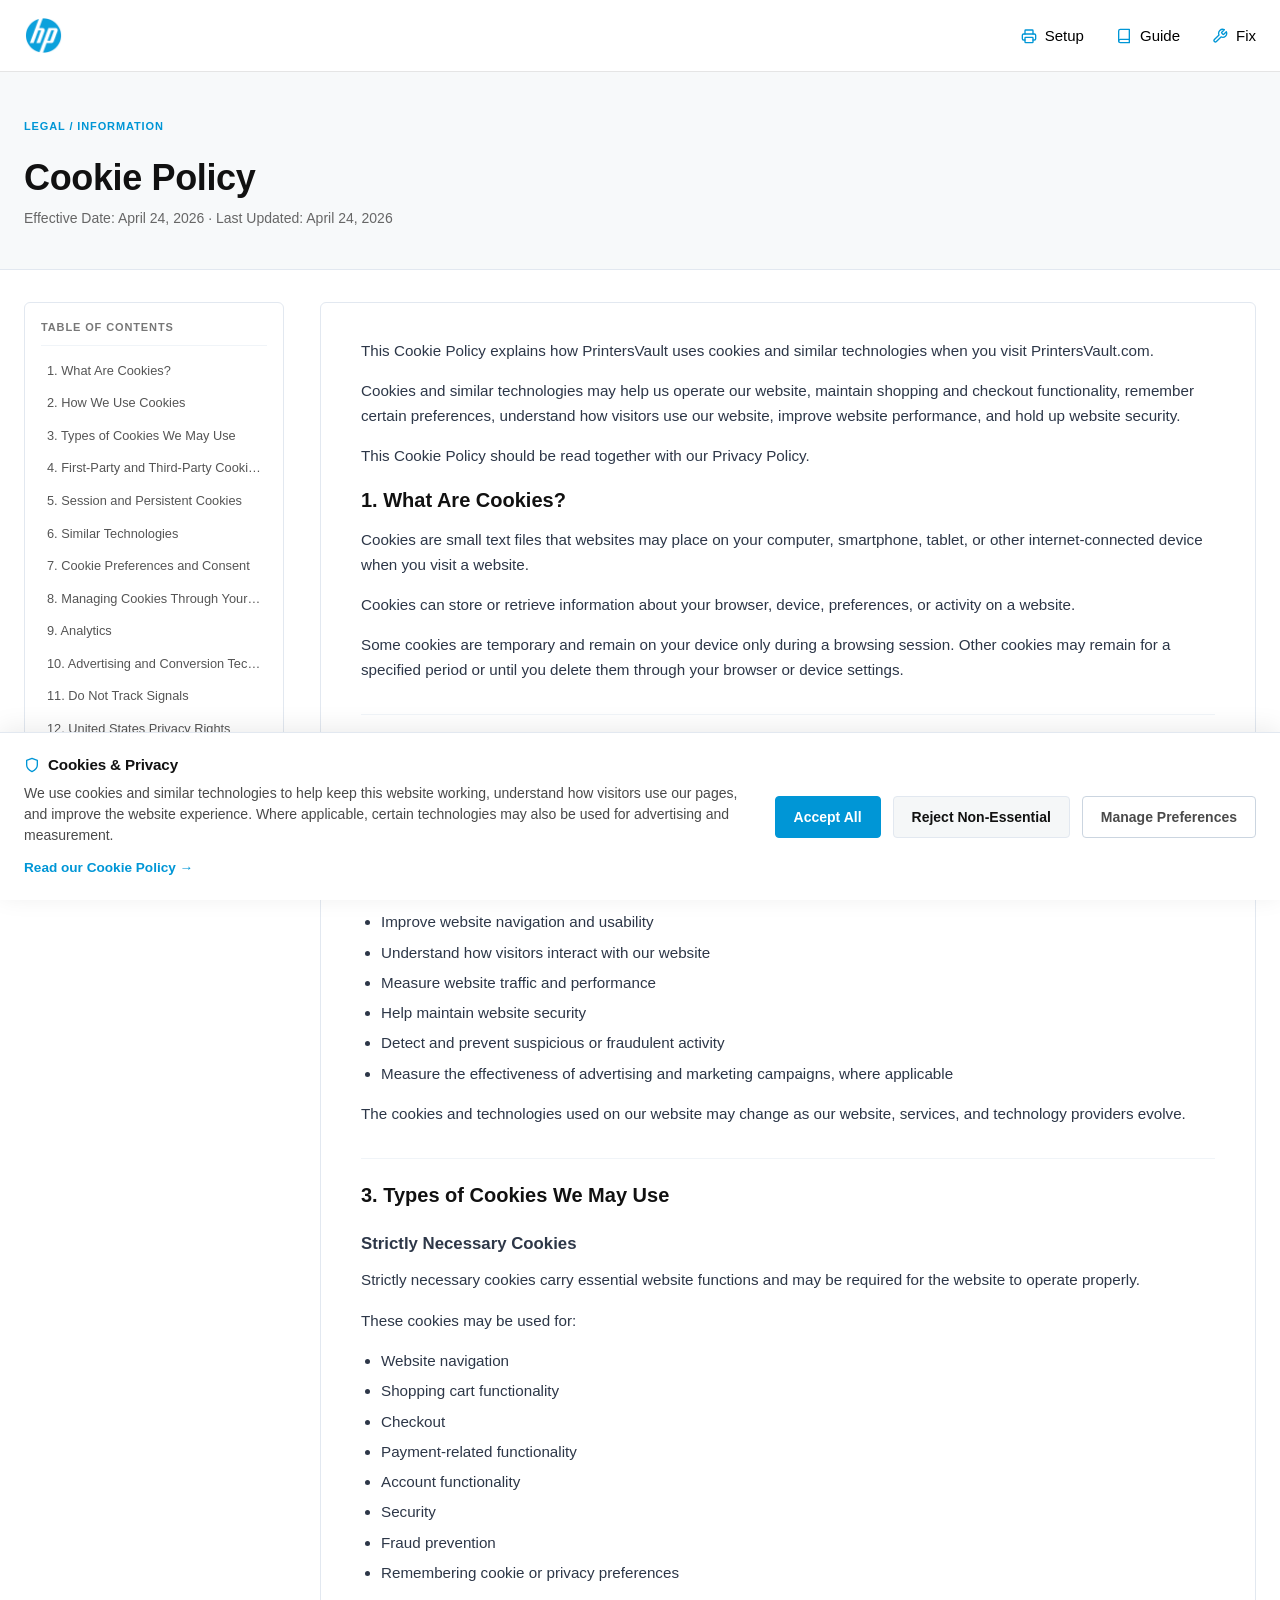
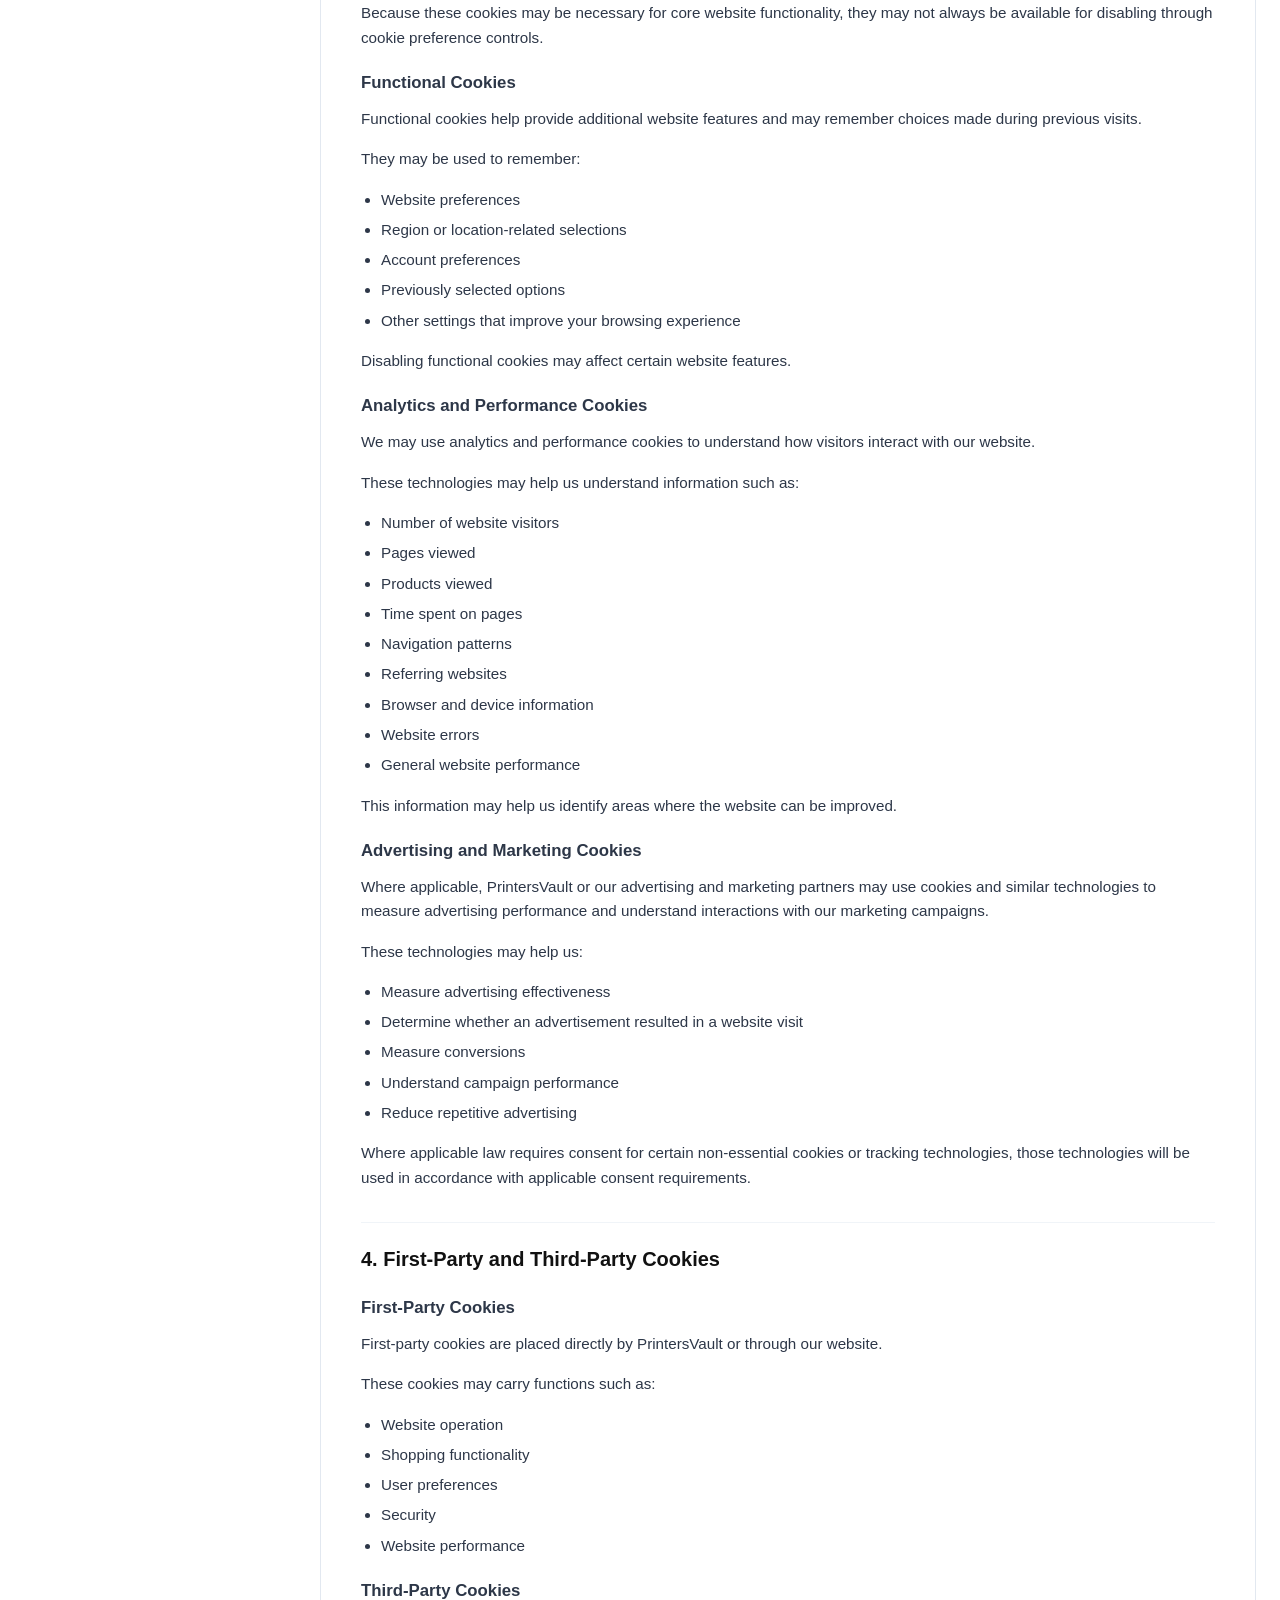
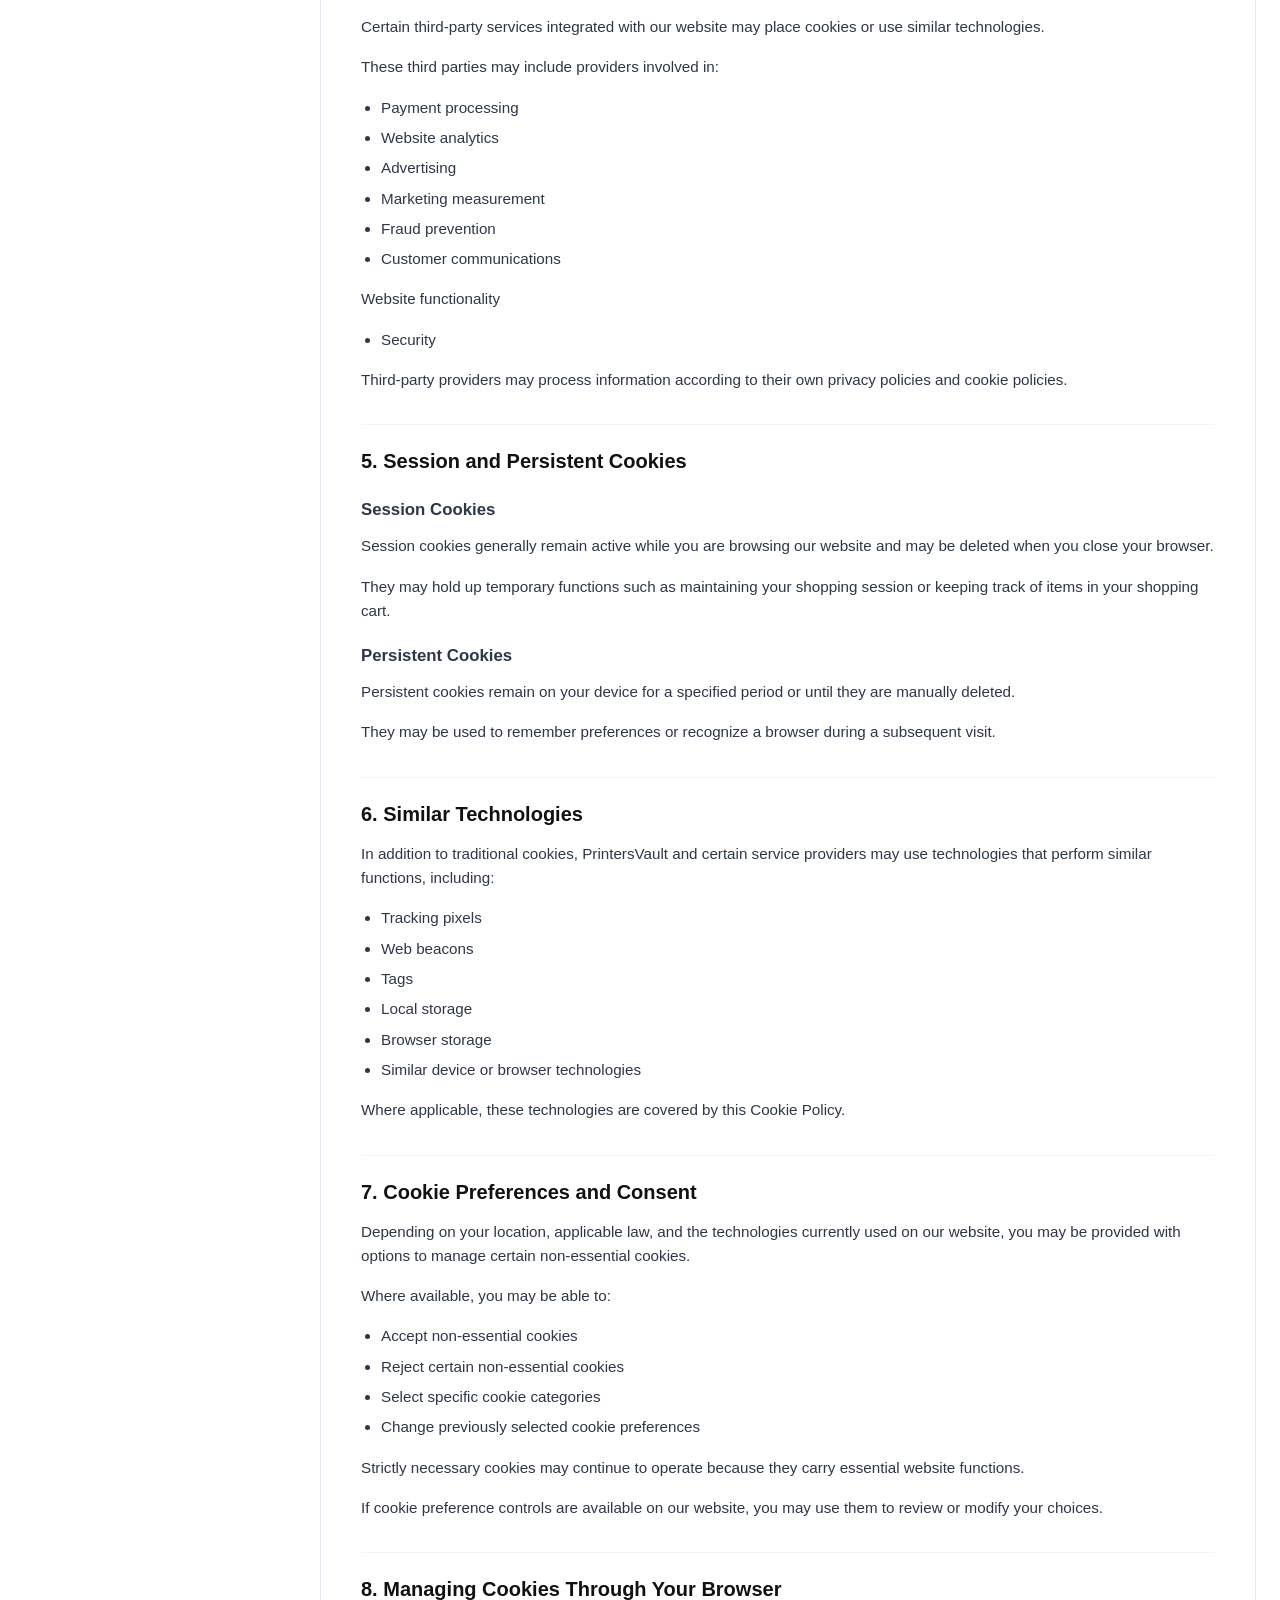
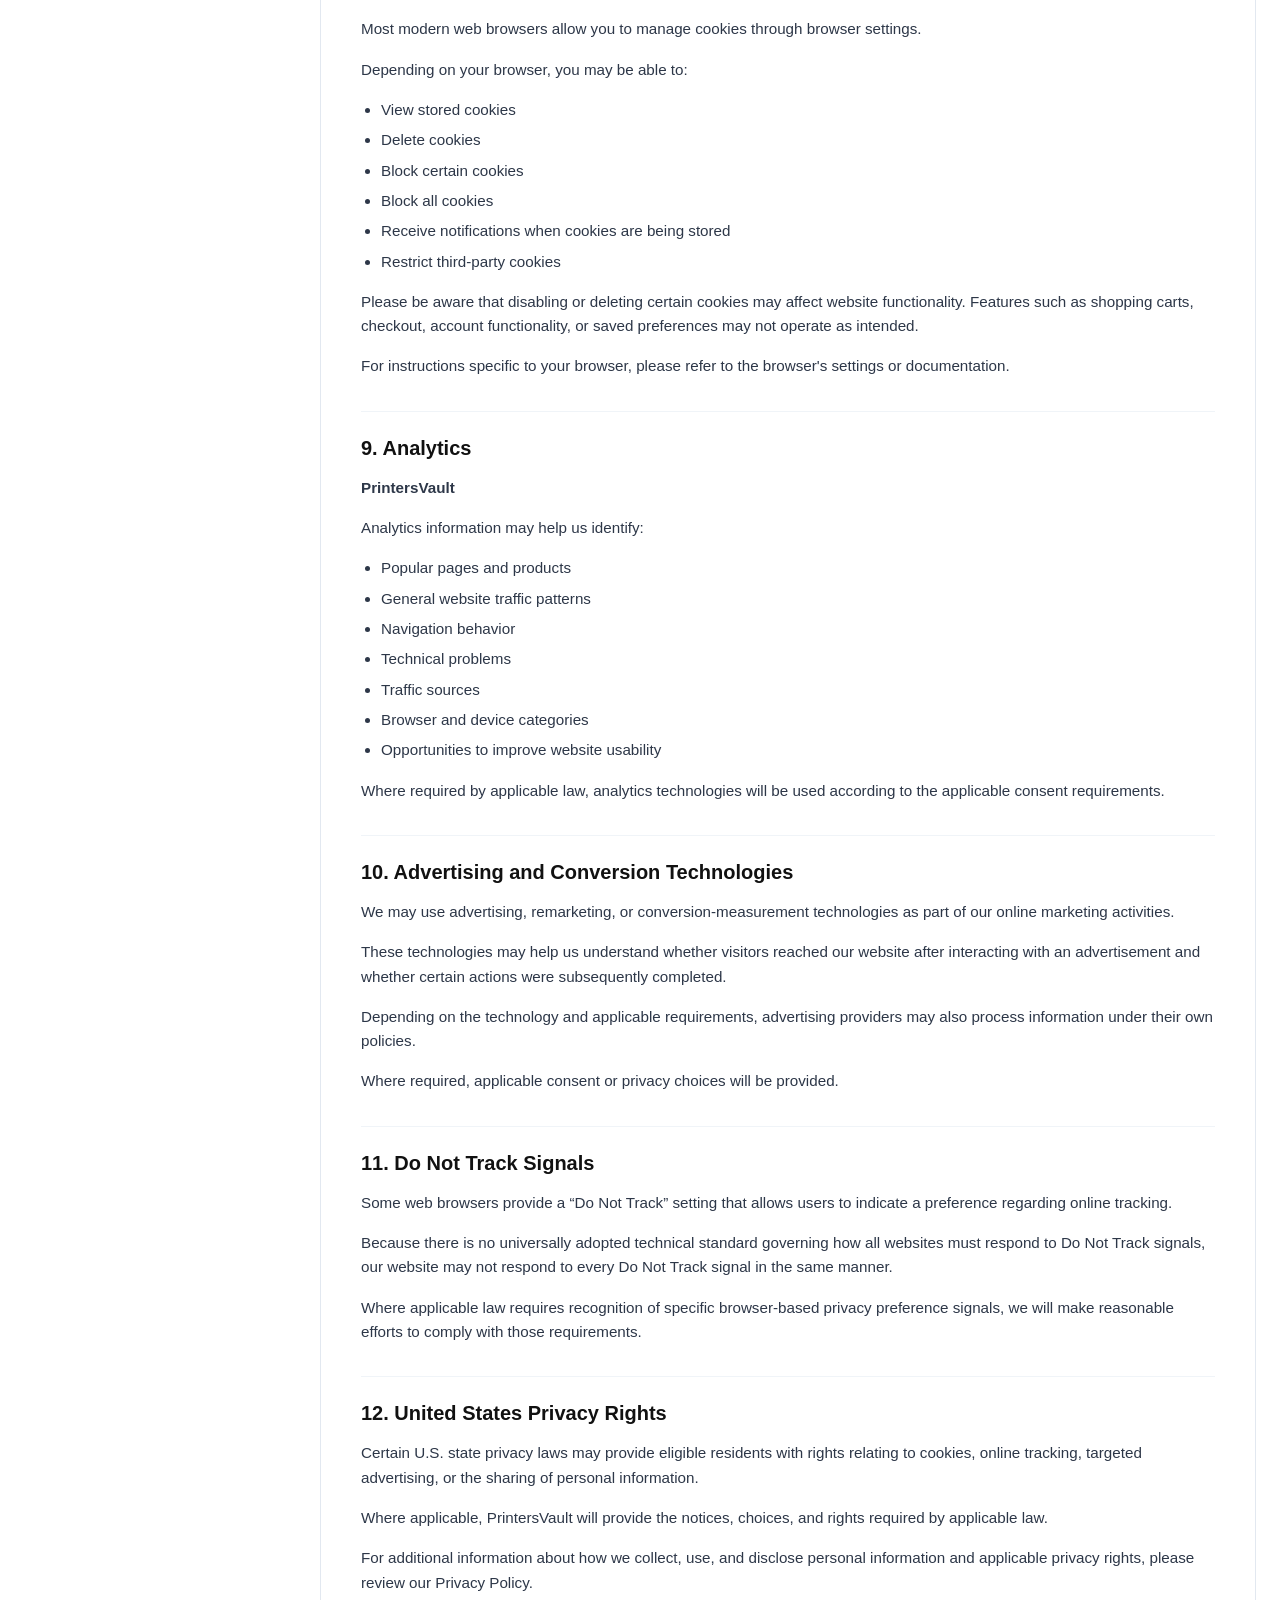
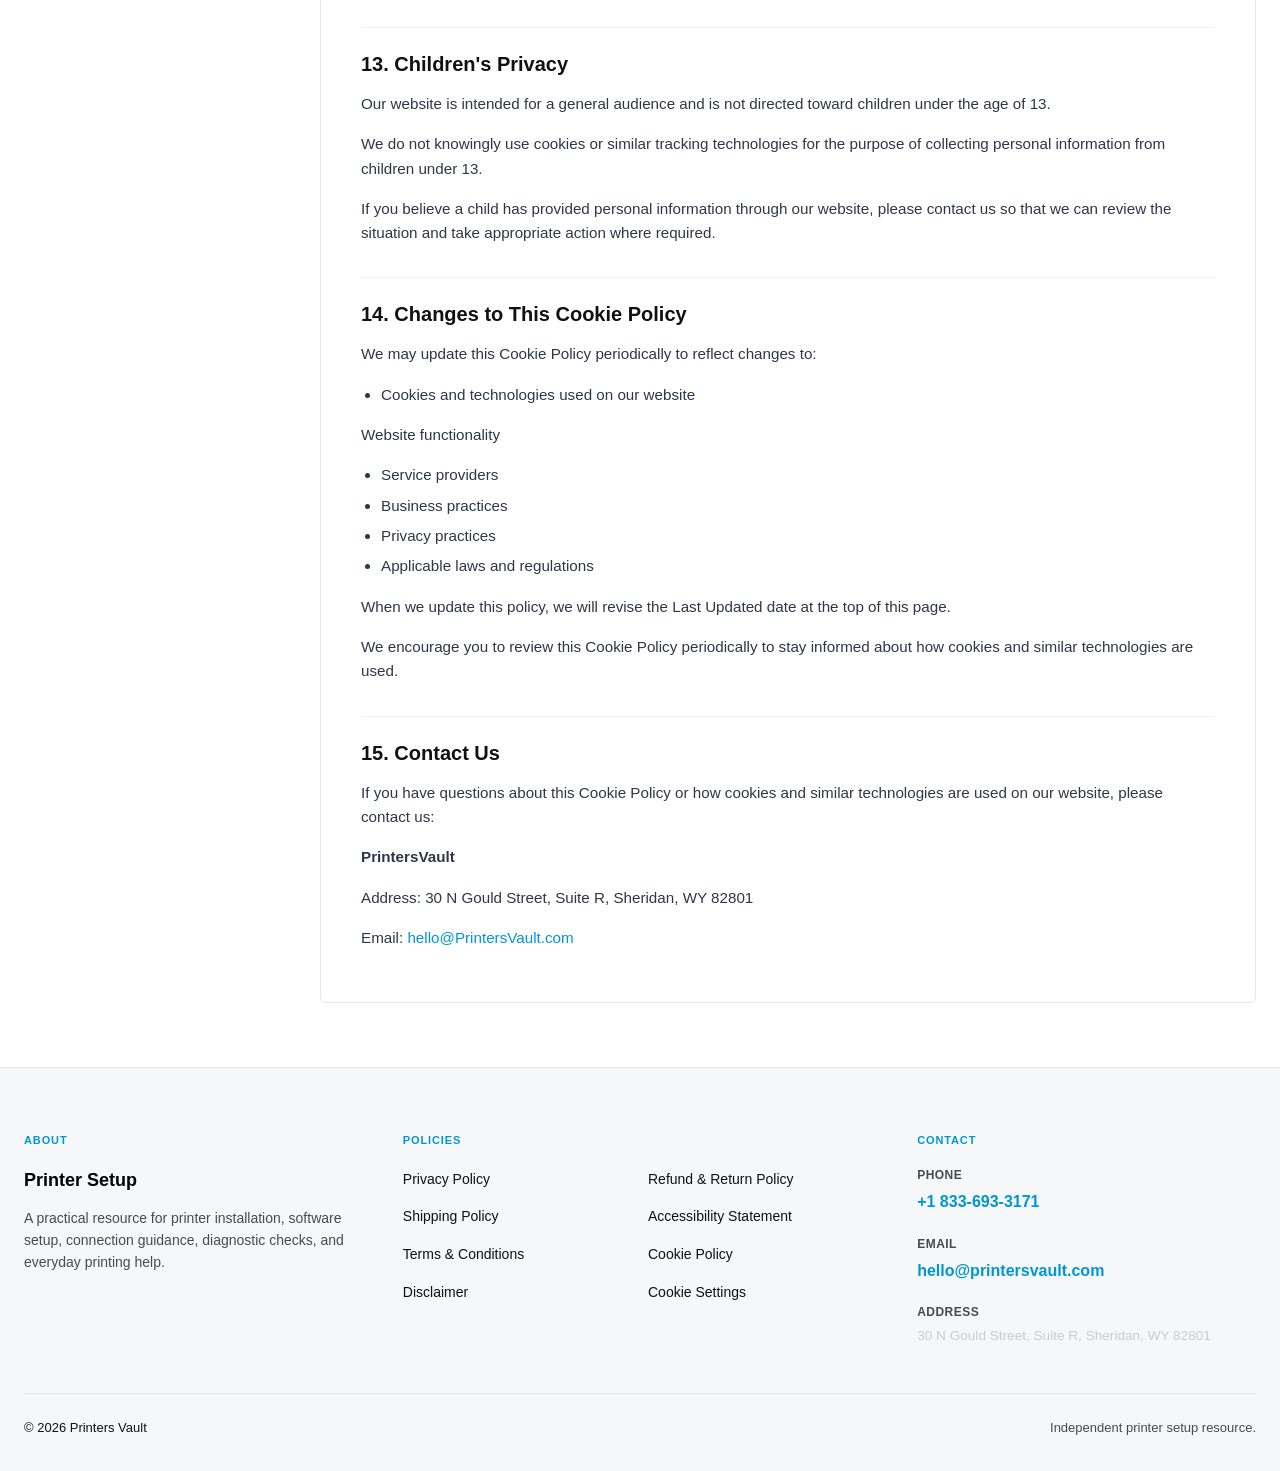
<file: cookie-policy.html>
<!DOCTYPE html>
<html lang="en">
<head>
  <meta charset="UTF-8">
  <meta name="viewport" content="width=device-width, initial-scale=1.0">
  <title>Cookie Policy | Printer Setup</title>
  <meta name="description" content="Cookie Policy for PrintersVault. Learn about our policies, guidance, and commitments.">
  <meta name="robots" content="index, follow">
  <!-- Favicon -->
  <link rel="icon" type="image/svg+xml" href="assets/favicon/printer-favicon.svg">
  <link rel="icon" type="image/png" sizes="32x32" href="assets/favicon/printer-favicon-32.png">
  <link rel="apple-touch-icon" sizes="180x180" href="assets/favicon/printer-favicon-180.png">
  <link rel="stylesheet" href="css/style.css">
  <link rel="stylesheet" href="css/cookie-consent.css">
  <style>
    .policy-layout-grid {
      display: grid;
      grid-template-columns: 260px 1fr;
      gap: 36px;
      align-items: start;
      padding: 32px 0 64px 0;
    }
    .policy-sidebar {
      position: sticky;
      top: 90px;
      background: #FFFFFF;
      border: 1px solid #E2E8F0;
      border-radius: 6px;
      padding: 16px;
      max-height: calc(100vh - 120px);
      overflow-y: auto;
    }
    .toc-title {
      font-size: 11px;
      font-weight: 700;
      letter-spacing: 0.08em;
      text-transform: uppercase;
      color: #777777;
      margin: 0 0 12px 0;
      padding-bottom: 8px;
      border-bottom: 1px solid #F0F4F8;
    }
    .toc-list {
      list-style: none;
      padding: 0;
      margin: 0;
      display: flex;
      flex-direction: column;
      gap: 6px;
    }
    .toc-link {
      font-size: 0.8rem;
      color: #555555;
      text-decoration: none;
      display: block;
      padding: 4px 6px;
      border-radius: 4px;
      transition: all 0.2s ease;
      white-space: nowrap;
      overflow: hidden;
      text-overflow: ellipsis;
    }
    .toc-link:hover {
      color: var(--color-blue);
      background: #F7F9FA;
    }
    .policy-content-body {
      background: #FFFFFF;
      border: 1px solid #E2E8F0;
      border-radius: 6px;
      padding: 36px 40px;
      line-height: 1.6;
      color: #2D3748;
    }
    .policy-content-body h2 {
      font-size: 1.25rem;
      font-weight: 700;
      color: #111111;
      margin: 32px 0 12px 0;
      padding-top: 20px;
      border-top: 1px solid #F0F4F8;
    }
    .policy-content-body h2:first-of-type {
      margin-top: 0;
      padding-top: 0;
      border-top: none;
    }
    .policy-content-body h3 {
      font-size: 1.05rem;
      font-weight: 700;
      color: #2D3748;
      margin: 20px 0 10px 0;
    }
    .policy-content-body p {
      margin: 0 0 16px 0;
      font-size: 0.95rem;
    }
    .policy-content-body ul {
      margin: 0 0 16px 0;
      padding-left: 20px;
    }
    .policy-content-body li {
      margin-bottom: 6px;
      font-size: 0.95rem;
    }
    @media (max-width: 860px) {
      .policy-layout-grid {
        grid-template-columns: 1fr;
      }
      .policy-sidebar {
        display: none;
      }
      .policy-content-body {
        padding: 24px;
      }
    }
  </style>
</head>
<body>

      <!-- GLOBAL HEADER (72px, Left: Logo, Right Aligned: Setup / Guide / Fix) -->
  <header class="site-header" id="site-header">
    <div class="container header-container">
      <a href="index.html" class="brand-logo" aria-label="Printer Setup Portal Home">
        <img src="assets/logo.png" alt="Printer Setup Logo" class="brand-logo-img">
      </a>

      <div class="nav-desktop" aria-label="Primary Navigation">
        <span class="nav-item">
          <svg class="nav-icon" width="16" height="16" viewBox="0 0 24 24" fill="none" stroke="currentColor" stroke-width="2" stroke-linecap="round" stroke-linejoin="round" aria-hidden="true"><path d="M6 18H4a2 2 0 0 1-2-2v-5a2 2 0 0 1 2-2h16a2 2 0 0 1 2 2v5a2 2 0 0 1-2 2h-2"/><path d="M6 9V4a1 1 0 0 1 1-1h10a1 1 0 0 1 1 1v5"/><rect x="6" y="14" width="12" height="8" rx="1"/></svg>
          <span>Setup</span>
        </span>
        <span class="nav-item">
          <svg class="nav-icon" width="16" height="16" viewBox="0 0 24 24" fill="none" stroke="currentColor" stroke-width="2" stroke-linecap="round" stroke-linejoin="round" aria-hidden="true"><path d="M4 19.5A2.5 2.5 0 0 1 6.5 17H20"/><path d="M6.5 2H20v20H6.5A2.5 2.5 0 0 1 4 19.5v-15A2.5 2.5 0 0 1 6.5 2z"/></svg>
          <span>Guide</span>
        </span>
        <span class="nav-item">
          <svg class="nav-icon" width="16" height="16" viewBox="0 0 24 24" fill="none" stroke="currentColor" stroke-width="2" stroke-linecap="round" stroke-linejoin="round" aria-hidden="true"><path d="M14.7 6.3a1 1 0 0 0 0 1.4l1.6 1.6a1 1 0 0 0 1.4 0l3.77-3.77a6 6 0 0 1-7.94 7.94l-6.91 6.91a2.12 2.12 0 0 1-3-3l6.91-6.91a6 6 0 0 1 7.94-7.94l-3.76 3.76z"/></svg>
          <span>Fix</span>
        </span>
      </div>

      <div class="header-actions">
        <button class="mobile-toggle" aria-label="Toggle Navigation Menu" aria-expanded="false" aria-controls="mobile-nav-menu">
          <svg width="24" height="24" viewBox="0 0 24 24" fill="none" stroke="currentColor" stroke-width="2" stroke-linecap="round" stroke-linejoin="round">
            <line x1="3" y1="12" x2="21" y2="12"></line>
            <line x1="3" y1="6" x2="21" y2="6"></line>
            <line x1="3" y1="18" x2="21" y2="18"></line>
          </svg>
        </button>
      </div>
    </div>

    <!-- Mobile Navigation Drawer -->
    <div class="mobile-nav" id="mobile-nav-menu">
      <span class="nav-item">
        <svg class="nav-icon" width="16" height="16" viewBox="0 0 24 24" fill="none" stroke="currentColor" stroke-width="2" stroke-linecap="round" stroke-linejoin="round" aria-hidden="true"><path d="M6 18H4a2 2 0 0 1-2-2v-5a2 2 0 0 1 2-2h16a2 2 0 0 1 2 2v5a2 2 0 0 1-2 2h-2"/><path d="M6 9V4a1 1 0 0 1 1-1h10a1 1 0 0 1 1 1v5"/><rect x="6" y="14" width="12" height="8" rx="1"/></svg>
        <span>Setup</span>
      </span>
      <span class="nav-item">
        <svg class="nav-icon" width="16" height="16" viewBox="0 0 24 24" fill="none" stroke="currentColor" stroke-width="2" stroke-linecap="round" stroke-linejoin="round" aria-hidden="true"><path d="M4 19.5A2.5 2.5 0 0 1 6.5 17H20"/><path d="M6.5 2H20v20H6.5A2.5 2.5 0 0 1 4 19.5v-15A2.5 2.5 0 0 1 6.5 2z"/></svg>
        <span>Guide</span>
      </span>
      <span class="nav-item">
        <svg class="nav-icon" width="16" height="16" viewBox="0 0 24 24" fill="none" stroke="currentColor" stroke-width="2" stroke-linecap="round" stroke-linejoin="round" aria-hidden="true"><path d="M14.7 6.3a1 1 0 0 0 0 1.4l1.6 1.6a1 1 0 0 0 1.4 0l3.77-3.77a6 6 0 0 1-7.94 7.94l-6.91 6.91a2.12 2.12 0 0 1-3-3l6.91-6.91a6 6 0 0 1 7.94-7.94l-3.76 3.76z"/></svg>
        <span>Fix</span>
      </span>
    </div>
  </header>

  <main>
    <section class="policy-hero-section" style="background: #F7F9FA; padding: 40px 0; border-bottom: 1px solid #E2E8F0;">
      <div class="container">
        <span class="policy-eyebrow" style="font-size: 11px; font-weight: 700; letter-spacing: 0.08em; color: var(--color-blue); text-transform: uppercase;">LEGAL / INFORMATION</span>
        <h1 class="policy-page-title" style="font-size: 2.25rem; font-weight: 700; color: #111111; margin: 8px 0;">Cookie Policy</h1>
        <div style="font-size: 0.875rem; color: #666666;">
          <span>Effective Date: April 24, 2026</span> &middot; <span>Last Updated: April 24, 2026</span>
        </div>
      </div>
    </section>

    <div class="container policy-layout-grid">
      
      <!-- TABLE OF CONTENTS -->
      <aside class="policy-sidebar">
        <div class="toc-title">Table of Contents</div>
        <ul class="toc-list">
          <li><a href="#section-1" class="toc-link">1. What Are Cookies?</a></li>
          <li><a href="#section-2" class="toc-link">2. How We Use Cookies</a></li>
          <li><a href="#section-3" class="toc-link">3. Types of Cookies We May Use</a></li>
          <li><a href="#section-4" class="toc-link">4. First-Party and Third-Party Cookies</a></li>
          <li><a href="#section-5" class="toc-link">5. Session and Persistent Cookies</a></li>
          <li><a href="#section-6" class="toc-link">6. Similar Technologies</a></li>
          <li><a href="#section-7" class="toc-link">7. Cookie Preferences and Consent</a></li>
          <li><a href="#section-8" class="toc-link">8. Managing Cookies Through Your Browser</a></li>
          <li><a href="#section-9" class="toc-link">9. Analytics</a></li>
          <li><a href="#section-10" class="toc-link">10. Advertising and Conversion Technologies</a></li>
          <li><a href="#section-11" class="toc-link">11. Do Not Track Signals</a></li>
          <li><a href="#section-12" class="toc-link">12. United States Privacy Rights</a></li>
          <li><a href="#section-13" class="toc-link">13. Children's Privacy</a></li>
          <li><a href="#section-14" class="toc-link">14. Changes to This Cookie Policy</a></li>
          <li><a href="#section-15" class="toc-link">15. Contact Us</a></li>
        </ul>
      </aside>

      <!-- POLICY CONTENT BODY -->
      <article class="policy-content-body">
        <p>This Cookie Policy explains how PrintersVault uses cookies and similar technologies when you visit PrintersVault.com.</p>
        <p>Cookies and similar technologies may help us operate our website, maintain shopping and checkout functionality, remember certain preferences, understand how visitors use our website, improve website performance, and hold up website security.</p>
        <p>This Cookie Policy should be read together with our Privacy Policy.</p>
        <h2 id="section-1">1. What Are Cookies?</h2>
        <p>Cookies are small text files that websites may place on your computer, smartphone, tablet, or other internet-connected device when you visit a website.</p>
        <p>Cookies can store or retrieve information about your browser, device, preferences, or activity on a website.</p>
        <p>Some cookies are temporary and remain on your device only during a browsing session. Other cookies may remain for a specified period or until you delete them through your browser or device settings.</p>
        <h2 id="section-2">2. How We Use Cookies</h2>
        <p><strong>PrintersVault</strong></p>
        <ul>
          <li>Keep our website functioning properly</li>
          <li>Maintain shopping cart functionality</li>
          <li>Remember certain website preferences</li>
          <li>Improve website navigation and usability</li>
          <li>Understand how visitors interact with our website</li>
          <li>Measure website traffic and performance</li>
          <li>Help maintain website security</li>
          <li>Detect and prevent suspicious or fraudulent activity</li>
          <li>Measure the effectiveness of advertising and marketing campaigns, where applicable</li>
        </ul>
        <p>The cookies and technologies used on our website may change as our website, services, and technology providers evolve.</p>
        <h2 id="section-3">3. Types of Cookies We May Use</h2>
        <h3>Strictly Necessary Cookies</h3>
        <p>Strictly necessary cookies carry essential website functions and may be required for the website to operate properly.</p>
        <p>These cookies may be used for:</p>
        <ul>
          <li>Website navigation</li>
          <li>Shopping cart functionality</li>
          <li>Checkout</li>
          <li>Payment-related functionality</li>
          <li>Account functionality</li>
          <li>Security</li>
          <li>Fraud prevention</li>
          <li>Remembering cookie or privacy preferences</li>
        </ul>
        <p>Because these cookies may be necessary for core website functionality, they may not always be available for disabling through cookie preference controls.</p>
        <h3>Functional Cookies</h3>
        <p>Functional cookies help provide additional website features and may remember choices made during previous visits.</p>
        <p>They may be used to remember:</p>
        <ul>
          <li>Website preferences</li>
          <li>Region or location-related selections</li>
          <li>Account preferences</li>
          <li>Previously selected options</li>
          <li>Other settings that improve your browsing experience</li>
        </ul>
        <p>Disabling functional cookies may affect certain website features.</p>
        <h3>Analytics and Performance Cookies</h3>
        <p>We may use analytics and performance cookies to understand how visitors interact with our website.</p>
        <p>These technologies may help us understand information such as:</p>
        <ul>
          <li>Number of website visitors</li>
          <li>Pages viewed</li>
          <li>Products viewed</li>
          <li>Time spent on pages</li>
          <li>Navigation patterns</li>
          <li>Referring websites</li>
          <li>Browser and device information</li>
          <li>Website errors</li>
          <li>General website performance</li>
        </ul>
        <p>This information may help us identify areas where the website can be improved.</p>
        <h3>Advertising and Marketing Cookies</h3>
        <p>Where applicable, PrintersVault or our advertising and marketing partners may use cookies and similar technologies to measure advertising performance and understand interactions with our marketing campaigns.</p>
        <p>These technologies may help us:</p>
        <ul>
          <li>Measure advertising effectiveness</li>
          <li>Determine whether an advertisement resulted in a website visit</li>
          <li>Measure conversions</li>
          <li>Understand campaign performance</li>
          <li>Reduce repetitive advertising</li>
        </ul>
        <p>Where applicable law requires consent for certain non-essential cookies or tracking technologies, those technologies will be used in accordance with applicable consent requirements.</p>
        <h2 id="section-4">4. First-Party and Third-Party Cookies</h2>
        <h3>First-Party Cookies</h3>
        <p>First-party cookies are placed directly by PrintersVault or through our website.</p>
        <p>These cookies may carry functions such as:</p>
        <ul>
          <li>Website operation</li>
          <li>Shopping functionality</li>
          <li>User preferences</li>
          <li>Security</li>
          <li>Website performance</li>
        </ul>
        <h3>Third-Party Cookies</h3>
        <p>Certain third-party services integrated with our website may place cookies or use similar technologies.</p>
        <p>These third parties may include providers involved in:</p>
        <ul>
          <li>Payment processing</li>
          <li>Website analytics</li>
          <li>Advertising</li>
          <li>Marketing measurement</li>
          <li>Fraud prevention</li>
          <li>Customer communications</li>
        </ul>
        <p>Website functionality</p>
        <ul>
          <li>Security</li>
        </ul>
        <p>Third-party providers may process information according to their own privacy policies and cookie policies.</p>
        <h2 id="section-5">5. Session and Persistent Cookies</h2>
        <h3>Session Cookies</h3>
        <p>Session cookies generally remain active while you are browsing our website and may be deleted when you close your browser.</p>
        <p>They may hold up temporary functions such as maintaining your shopping session or keeping track of items in your shopping cart.</p>
        <h3>Persistent Cookies</h3>
        <p>Persistent cookies remain on your device for a specified period or until they are manually deleted.</p>
        <p>They may be used to remember preferences or recognize a browser during a subsequent visit.</p>
        <h2 id="section-6">6. Similar Technologies</h2>
        <p>In addition to traditional cookies, PrintersVault and certain service providers may use technologies that perform similar functions, including:</p>
        <ul>
          <li>Tracking pixels</li>
          <li>Web beacons</li>
          <li>Tags</li>
          <li>Local storage</li>
          <li>Browser storage</li>
          <li>Similar device or browser technologies</li>
        </ul>
        <p>Where applicable, these technologies are covered by this Cookie Policy.</p>
        <h2 id="section-7">7. Cookie Preferences and Consent</h2>
        <p>Depending on your location, applicable law, and the technologies currently used on our website, you may be provided with options to manage certain non-essential cookies.</p>
        <p>Where available, you may be able to:</p>
        <ul>
          <li>Accept non-essential cookies</li>
          <li>Reject certain non-essential cookies</li>
          <li>Select specific cookie categories</li>
          <li>Change previously selected cookie preferences</li>
        </ul>
        <p>Strictly necessary cookies may continue to operate because they carry essential website functions.</p>
        <p>If cookie preference controls are available on our website, you may use them to review or modify your choices.</p>
        <h2 id="section-8">8. Managing Cookies Through Your Browser</h2>
        <p>Most modern web browsers allow you to manage cookies through browser settings.</p>
        <p>Depending on your browser, you may be able to:</p>
        <ul>
          <li>View stored cookies</li>
          <li>Delete cookies</li>
          <li>Block certain cookies</li>
          <li>Block all cookies</li>
          <li>Receive notifications when cookies are being stored</li>
          <li>Restrict third-party cookies</li>
        </ul>
        <p>Please be aware that disabling or deleting certain cookies may affect website functionality. Features such as shopping carts, checkout, account functionality, or saved preferences may not operate as intended.</p>
        <p>For instructions specific to your browser, please refer to the browser's settings or documentation.</p>
        <h2 id="section-9">9. Analytics</h2>
        <p><strong>PrintersVault</strong></p>
        <p>Analytics information may help us identify:</p>
        <ul>
          <li>Popular pages and products</li>
          <li>General website traffic patterns</li>
          <li>Navigation behavior</li>
          <li>Technical problems</li>
          <li>Traffic sources</li>
          <li>Browser and device categories</li>
          <li>Opportunities to improve website usability</li>
        </ul>
        <p>Where required by applicable law, analytics technologies will be used according to the applicable consent requirements.</p>
        <h2 id="section-10">10. Advertising and Conversion Technologies</h2>
        <p>We may use advertising, remarketing, or conversion-measurement technologies as part of our online marketing activities.</p>
        <p>These technologies may help us understand whether visitors reached our website after interacting with an advertisement and whether certain actions were subsequently completed.</p>
        <p>Depending on the technology and applicable requirements, advertising providers may also process information under their own policies.</p>
        <p>Where required, applicable consent or privacy choices will be provided.</p>
        <h2 id="section-11">11. Do Not Track Signals</h2>
        <p>Some web browsers provide a “Do Not Track” setting that allows users to indicate a preference regarding online tracking.</p>
        <p>Because there is no universally adopted technical standard governing how all websites must respond to Do Not Track signals, our website may not respond to every Do Not Track signal in the same manner.</p>
        <p>Where applicable law requires recognition of specific browser-based privacy preference signals, we will make reasonable efforts to comply with those requirements.</p>
        <h2 id="section-12">12. United States Privacy Rights</h2>
        <p>Certain U.S. state privacy laws may provide eligible residents with rights relating to cookies, online tracking, targeted advertising, or the sharing of personal information.</p>
        <p>Where applicable, PrintersVault will provide the notices, choices, and rights required by applicable law.</p>
        <p>For additional information about how we collect, use, and disclose personal information and applicable privacy rights, please review our Privacy Policy.</p>
        <h2 id="section-13">13. Children's Privacy</h2>
        <p>Our website is intended for a general audience and is not directed toward children under the age of 13.</p>
        <p>We do not knowingly use cookies or similar tracking technologies for the purpose of collecting personal information from children under 13.</p>
        <p>If you believe a child has provided personal information through our website, please contact us so that we can review the situation and take appropriate action where required.</p>
        <h2 id="section-14">14. Changes to This Cookie Policy</h2>
        <p>We may update this Cookie Policy periodically to reflect changes to:</p>
        <ul>
          <li>Cookies and technologies used on our website</li>
        </ul>
        <p>Website functionality</p>
        <ul>
          <li>Service providers</li>
          <li>Business practices</li>
          <li>Privacy practices</li>
          <li>Applicable laws and regulations</li>
        </ul>
        <p>When we update this policy, we will revise the Last Updated date at the top of this page.</p>
        <p>We encourage you to review this Cookie Policy periodically to stay informed about how cookies and similar technologies are used.</p>
        <h2 id="section-15">15. Contact Us</h2>
        <p>If you have questions about this Cookie Policy or how cookies and similar technologies are used on our website, please contact us:</p>
        <p><strong>PrintersVault</strong></p>
        <p>Address: 30 N Gould Street, Suite R, Sheridan, WY 82801</p>
        <p>Email: <a href="mailto:hello@PrintersVault.com" style="color: var(--color-blue);">hello@PrintersVault.com</a></p>
      </article>

    </div>
  </main>

  <!-- SITE FOOTER -->
  <footer class="site-footer">
    <div class="container">
      <div class="footer-columns-grid">
        <!-- COLUMN 01 — ABOUT -->
        <div class="footer-col">
          <span class="footer-col-eyebrow">ABOUT</span>
          <h3 class="footer-col-title">Printer Setup</h3>
          <p class="footer-about-text">A practical resource for printer installation, software setup, connection guidance, diagnostic checks, and everyday printing help.</p>
        </div>

        <!-- COLUMN 02 — POLICIES -->
        <div class="footer-col">
          <span class="footer-col-eyebrow">POLICIES</span>
          <div class="footer-policies-grid" style="display: grid; grid-template-columns: repeat(2, minmax(0, 1fr)); gap: 8px 16px;">
            <ul class="footer-links-list" style="margin:0; padding:0;">
              <li><a href="privacy-policy.html">Privacy Policy</a></li>
              <li><a href="shipping-policy.html">Shipping Policy</a></li>
              <li><a href="terms-and-conditions.html">Terms &amp; Conditions</a></li>
              <li><a href="disclaimer.html">Disclaimer</a></li>
            </ul>
            <ul class="footer-links-list" style="margin:0; padding:0;">
              <li><a href="refund-and-return-policy.html">Refund &amp; Return Policy</a></li>
              <li><a href="accessibility-statement.html">Accessibility Statement</a></li>
              <li><a href="cookie-policy.html">Cookie Policy</a></li>
              <li><button type="button" class="cookie-settings-trigger">Cookie Settings</button></li>
            </ul>
          </div>
        </div>

        <!-- COLUMN 03 — CONTACT -->
        <div class="footer-col">
          <span class="footer-col-eyebrow">CONTACT</span>
          <div class="footer-contact-block">
            <div class="footer-contact-item">
              <span class="contact-label">Phone</span>
              <a href="tel:+1 833-693-3171" class="contact-value-link">+1 833-693-3171</a>
            </div>
            <div class="footer-contact-item" style="margin-top: 8px;">
              <span class="contact-label">Email</span>
              <a href="mailto:hello@printersvault.com" class="contact-value-link">hello@printersvault.com</a>
            </div>
            <div class="footer-contact-item" style="margin-top: 8px;">
              <span class="contact-label">Address</span>
              <span class="contact-value-text" style="font-size: 0.85rem; color: #CCCCCC; display: block; line-height: 1.35;">30 N Gould Street, Suite R, Sheridan, WY 82801</span>
            </div>
          </div>
        </div>
      </div>

      <!-- FOOTER BOTTOM BAR -->
      <div class="footer-bottom-bar">
        <div class="footer-copy-text">&copy; 2026 Printers Vault</div>
        <div class="footer-meta-text">Independent printer setup resource.</div>
      </div>
    </div>
  </footer>

  <script src="js/site-config.js"></script>
  <script src="js/main.js"></script>
  <script src="js/cookie-consent.js"></script>
</body>
</html>
</file>
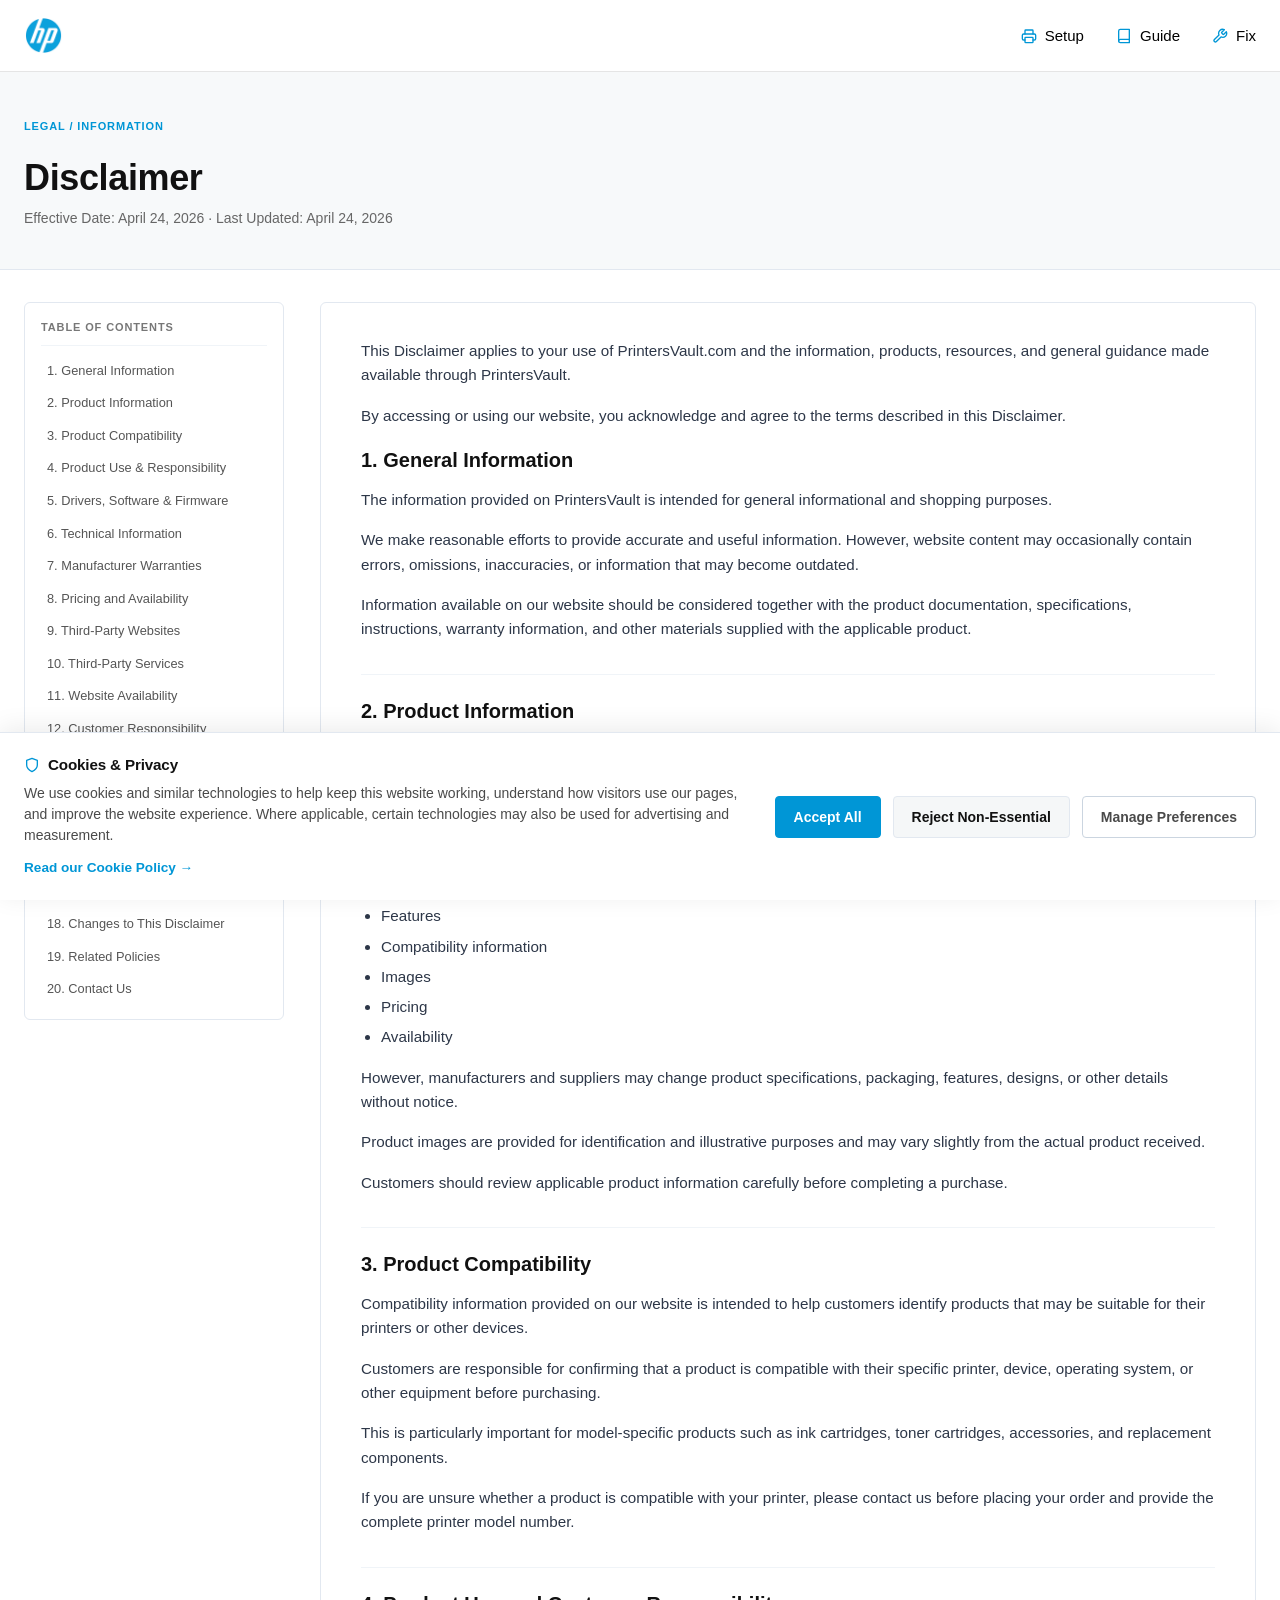
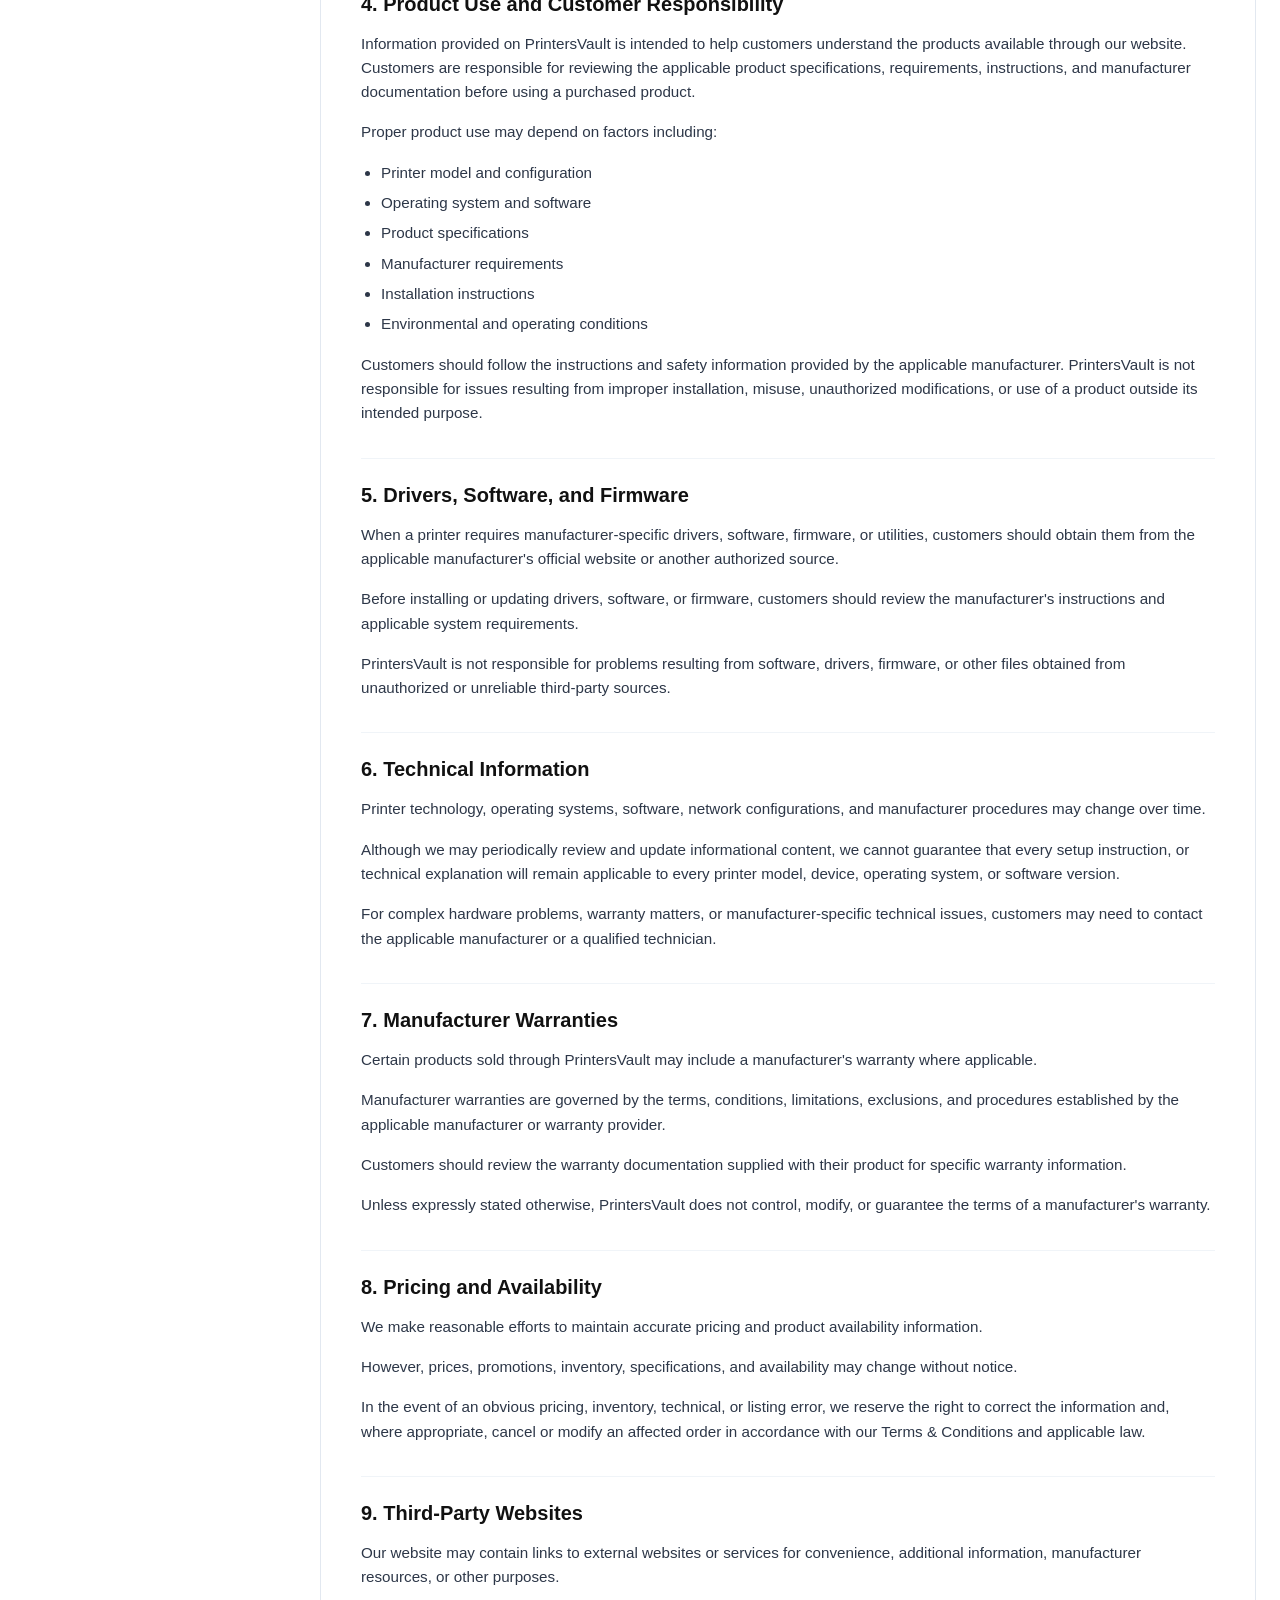
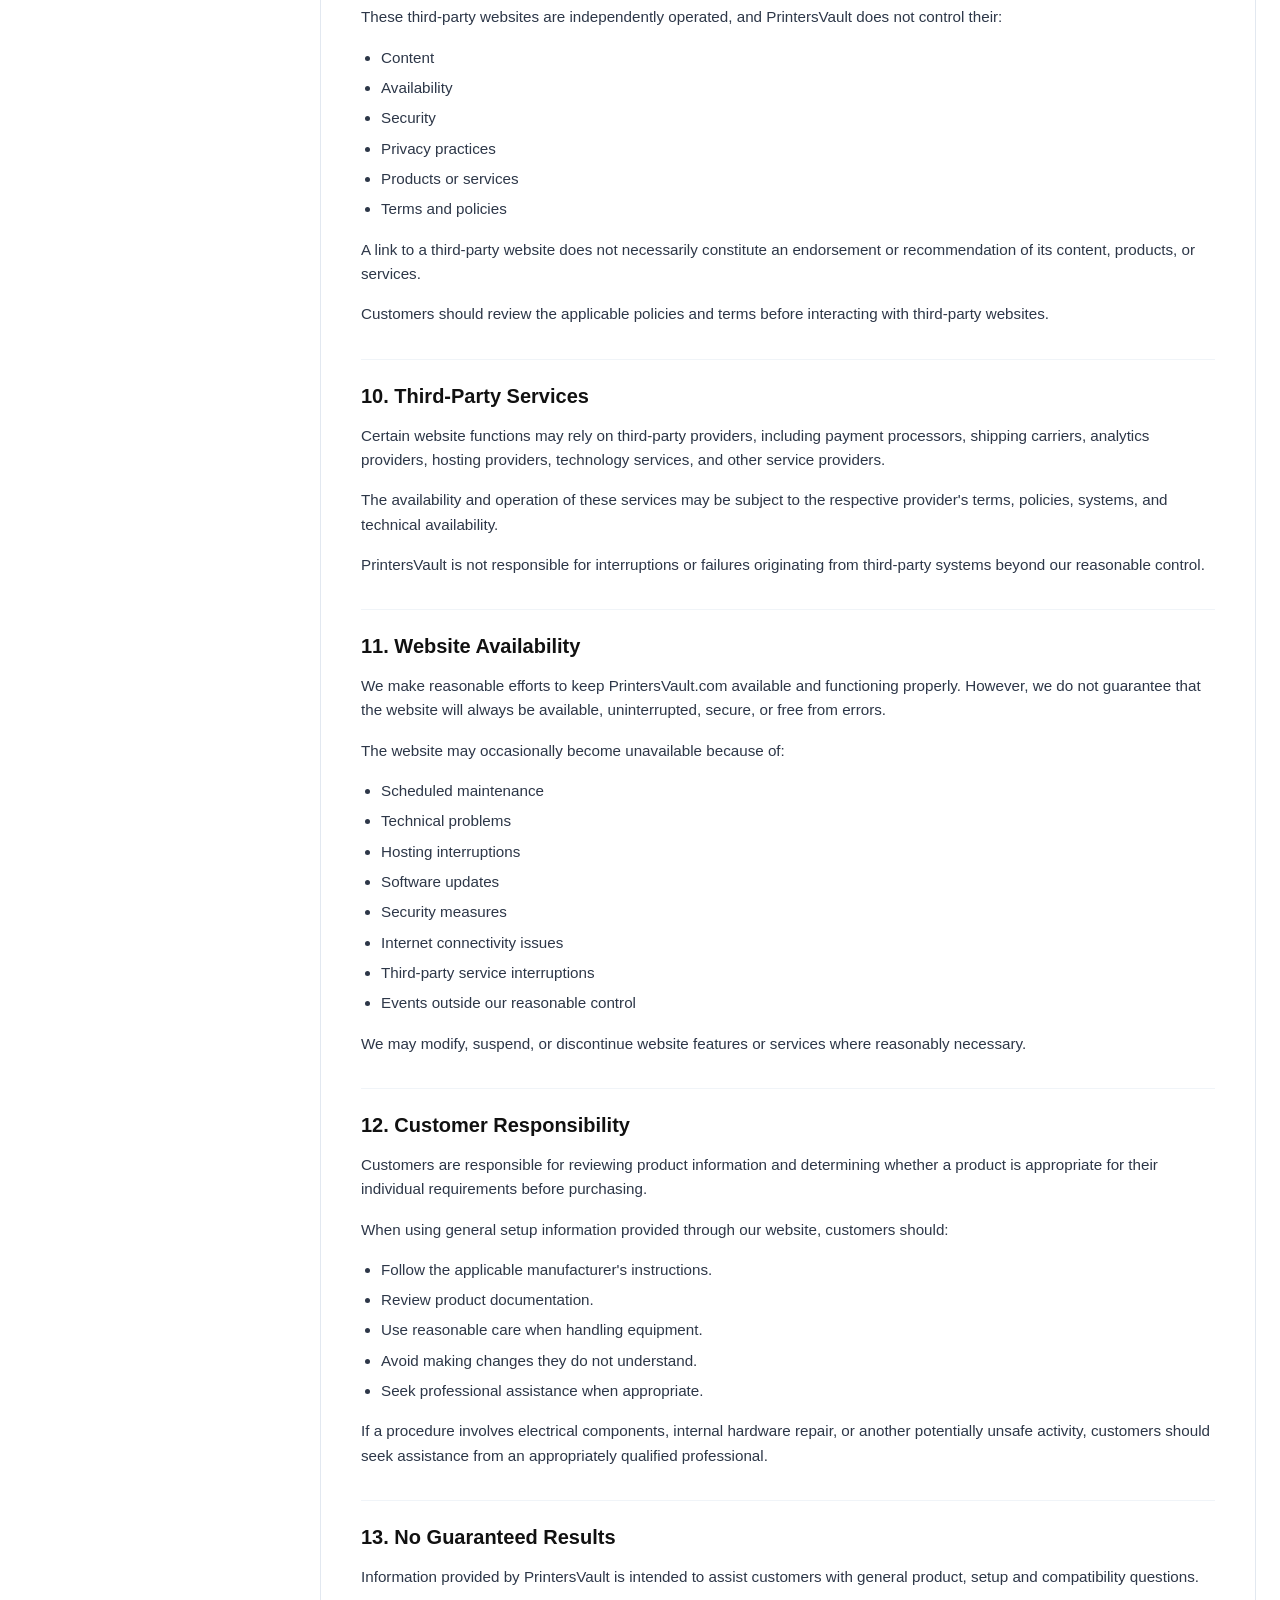
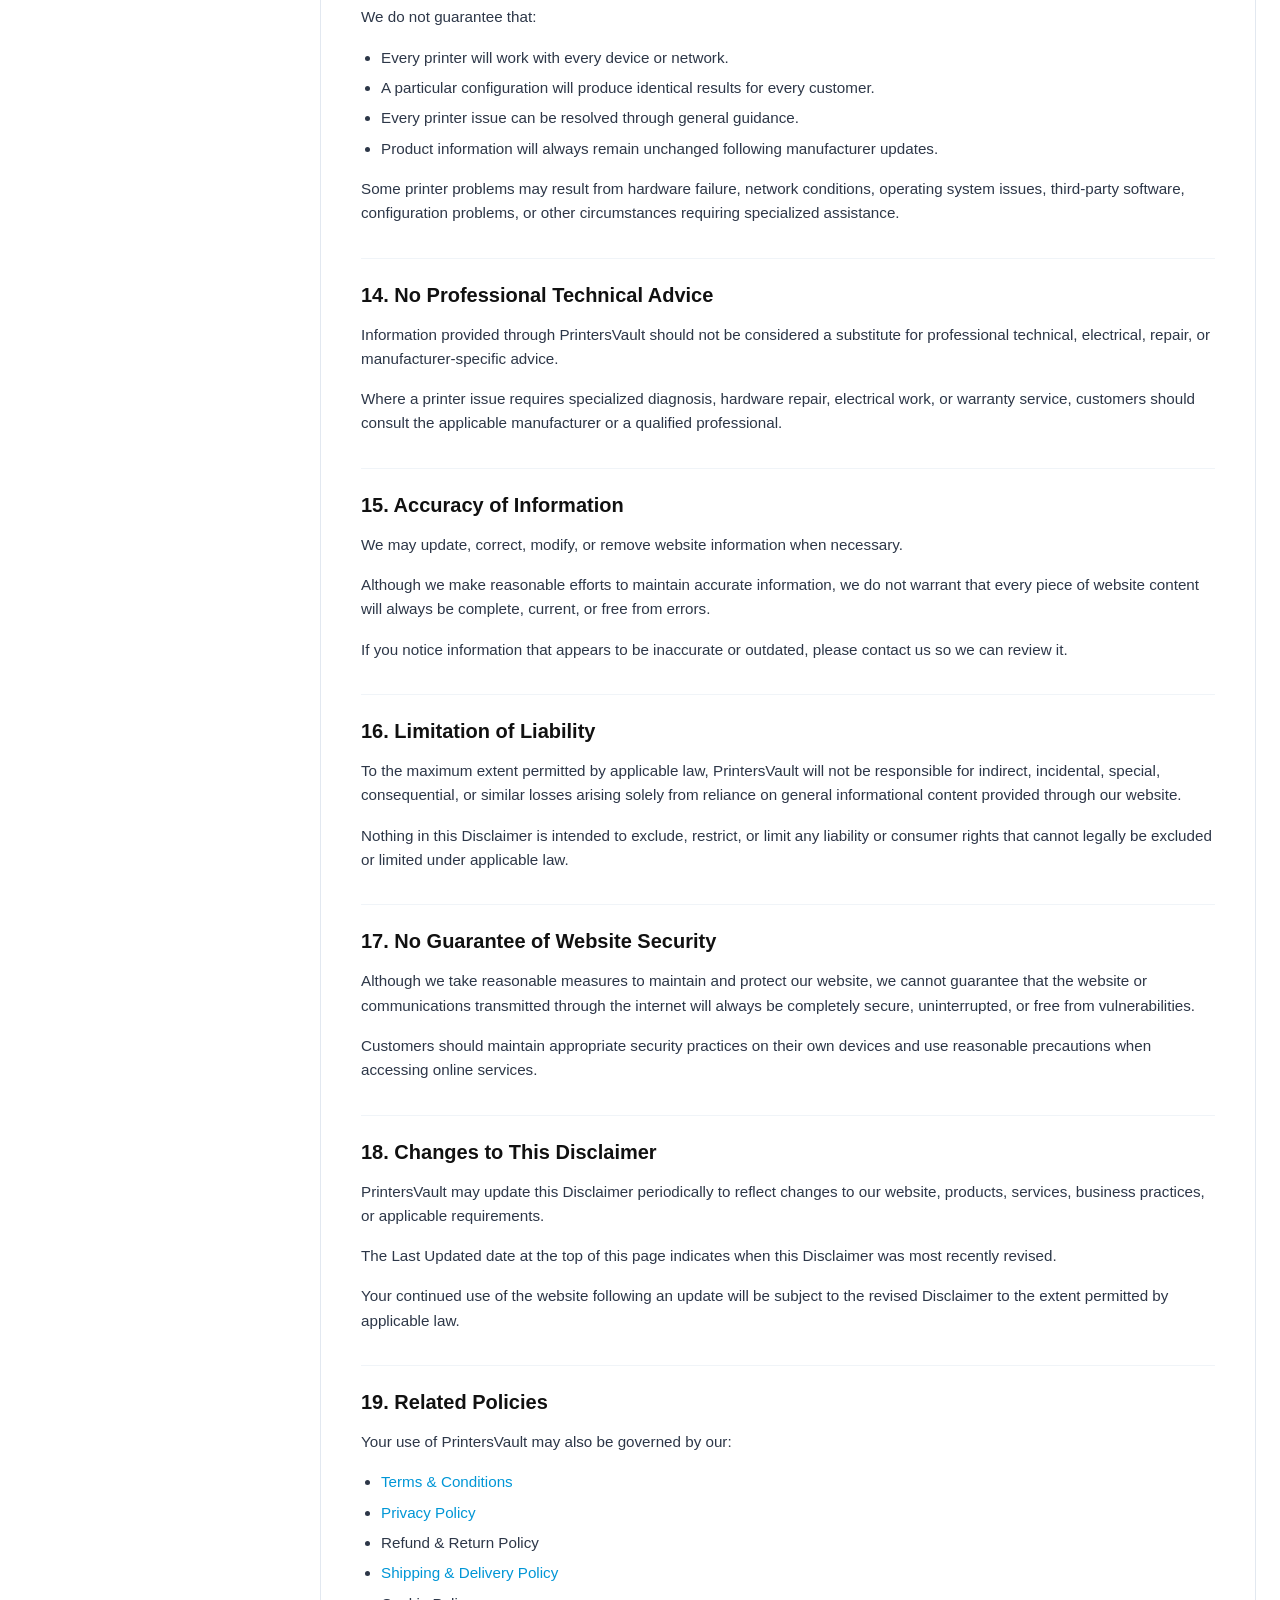
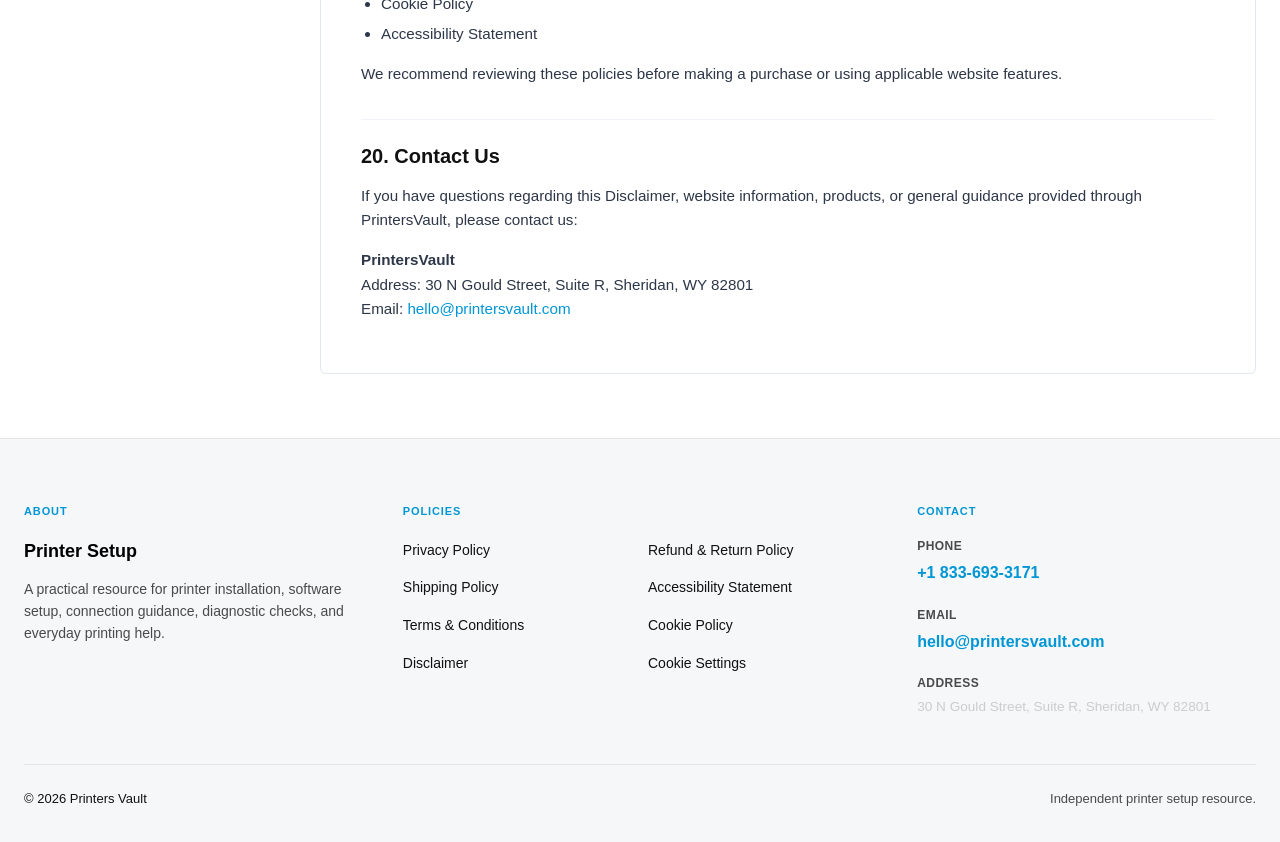
<file: disclaimer.html>
<!DOCTYPE html>
<html lang="en">
<head>
  <meta charset="UTF-8">
  <meta name="viewport" content="width=device-width, initial-scale=1.0">
  <title>Disclaimer | Printer Setup</title>
  <meta name="description" content="Disclaimer for PrintersVault. Information, products, resources, and general guidance terms.">
  <meta name="robots" content="index, follow">
  <!-- Favicon -->
  <link rel="icon" type="image/svg+xml" href="assets/favicon/printer-favicon.svg">
  <link rel="icon" type="image/png" sizes="32x32" href="assets/favicon/printer-favicon-32.png">
  <link rel="apple-touch-icon" sizes="180x180" href="assets/favicon/printer-favicon-180.png">
  <link rel="stylesheet" href="css/style.css">
  <link rel="stylesheet" href="css/cookie-consent.css">
  <style>
    .policy-layout-grid {
      display: grid;
      grid-template-columns: 260px 1fr;
      gap: 36px;
      align-items: start;
      padding: 32px 0 64px 0;
    }
    .policy-sidebar {
      position: sticky;
      top: 90px;
      background: #FFFFFF;
      border: 1px solid #E2E8F0;
      border-radius: 6px;
      padding: 16px;
      max-height: calc(100vh - 120px);
      overflow-y: auto;
    }
    .toc-title {
      font-size: 11px;
      font-weight: 700;
      letter-spacing: 0.08em;
      text-transform: uppercase;
      color: #777777;
      margin: 0 0 12px 0;
      padding-bottom: 8px;
      border-bottom: 1px solid #F0F4F8;
    }
    .toc-list {
      list-style: none;
      padding: 0;
      margin: 0;
      display: flex;
      flex-direction: column;
      gap: 6px;
    }
    .toc-link {
      font-size: 0.8rem;
      color: #555555;
      text-decoration: none;
      display: block;
      padding: 4px 6px;
      border-radius: 4px;
      transition: all 0.2s ease;
      white-space: nowrap;
      overflow: hidden;
      text-overflow: ellipsis;
    }
    .toc-link:hover {
      color: var(--color-blue);
      background: #F7F9FA;
    }
    .policy-content-body {
      background: #FFFFFF;
      border: 1px solid #E2E8F0;
      border-radius: 6px;
      padding: 36px 40px;
      line-height: 1.6;
      color: #2D3748;
    }
    .policy-content-body h2 {
      font-size: 1.25rem;
      font-weight: 700;
      color: #111111;
      margin: 32px 0 12px 0;
      padding-top: 20px;
      border-top: 1px solid #F0F4F8;
    }
    .policy-content-body h2:first-of-type {
      margin-top: 0;
      padding-top: 0;
      border-top: none;
    }
    .policy-content-body p {
      margin: 0 0 16px 0;
      font-size: 0.95rem;
    }
    .policy-content-body ul {
      margin: 0 0 16px 0;
      padding-left: 20px;
    }
    .policy-content-body li {
      margin-bottom: 6px;
      font-size: 0.95rem;
    }
    @media (max-width: 860px) {
      .policy-layout-grid {
        grid-template-columns: 1fr;
      }
      .policy-sidebar {
        display: none;
      }
      .policy-content-body {
        padding: 24px;
      }
    }
  </style>
</head>
<body>

      <!-- GLOBAL HEADER (72px, Left: Logo, Right Aligned: Setup / Guide / Fix) -->
  <header class="site-header" id="site-header">
    <div class="container header-container">
      <a href="index.html" class="brand-logo" aria-label="Printer Setup Portal Home">
        <img src="assets/logo.png" alt="Printer Setup Logo" class="brand-logo-img">
      </a>

      <div class="nav-desktop" aria-label="Primary Navigation">
        <span class="nav-item">
          <svg class="nav-icon" width="16" height="16" viewBox="0 0 24 24" fill="none" stroke="currentColor" stroke-width="2" stroke-linecap="round" stroke-linejoin="round" aria-hidden="true"><path d="M6 18H4a2 2 0 0 1-2-2v-5a2 2 0 0 1 2-2h16a2 2 0 0 1 2 2v5a2 2 0 0 1-2 2h-2"/><path d="M6 9V4a1 1 0 0 1 1-1h10a1 1 0 0 1 1 1v5"/><rect x="6" y="14" width="12" height="8" rx="1"/></svg>
          <span>Setup</span>
        </span>
        <span class="nav-item">
          <svg class="nav-icon" width="16" height="16" viewBox="0 0 24 24" fill="none" stroke="currentColor" stroke-width="2" stroke-linecap="round" stroke-linejoin="round" aria-hidden="true"><path d="M4 19.5A2.5 2.5 0 0 1 6.5 17H20"/><path d="M6.5 2H20v20H6.5A2.5 2.5 0 0 1 4 19.5v-15A2.5 2.5 0 0 1 6.5 2z"/></svg>
          <span>Guide</span>
        </span>
        <span class="nav-item">
          <svg class="nav-icon" width="16" height="16" viewBox="0 0 24 24" fill="none" stroke="currentColor" stroke-width="2" stroke-linecap="round" stroke-linejoin="round" aria-hidden="true"><path d="M14.7 6.3a1 1 0 0 0 0 1.4l1.6 1.6a1 1 0 0 0 1.4 0l3.77-3.77a6 6 0 0 1-7.94 7.94l-6.91 6.91a2.12 2.12 0 0 1-3-3l6.91-6.91a6 6 0 0 1 7.94-7.94l-3.76 3.76z"/></svg>
          <span>Fix</span>
        </span>
      </div>

      <div class="header-actions">
        <button class="mobile-toggle" aria-label="Toggle Navigation Menu" aria-expanded="false" aria-controls="mobile-nav-menu">
          <svg width="24" height="24" viewBox="0 0 24 24" fill="none" stroke="currentColor" stroke-width="2" stroke-linecap="round" stroke-linejoin="round">
            <line x1="3" y1="12" x2="21" y2="12"></line>
            <line x1="3" y1="6" x2="21" y2="6"></line>
            <line x1="3" y1="18" x2="21" y2="18"></line>
          </svg>
        </button>
      </div>
    </div>

    <!-- Mobile Navigation Drawer -->
    <div class="mobile-nav" id="mobile-nav-menu">
      <span class="nav-item">
        <svg class="nav-icon" width="16" height="16" viewBox="0 0 24 24" fill="none" stroke="currentColor" stroke-width="2" stroke-linecap="round" stroke-linejoin="round" aria-hidden="true"><path d="M6 18H4a2 2 0 0 1-2-2v-5a2 2 0 0 1 2-2h16a2 2 0 0 1 2 2v5a2 2 0 0 1-2 2h-2"/><path d="M6 9V4a1 1 0 0 1 1-1h10a1 1 0 0 1 1 1v5"/><rect x="6" y="14" width="12" height="8" rx="1"/></svg>
        <span>Setup</span>
      </span>
      <span class="nav-item">
        <svg class="nav-icon" width="16" height="16" viewBox="0 0 24 24" fill="none" stroke="currentColor" stroke-width="2" stroke-linecap="round" stroke-linejoin="round" aria-hidden="true"><path d="M4 19.5A2.5 2.5 0 0 1 6.5 17H20"/><path d="M6.5 2H20v20H6.5A2.5 2.5 0 0 1 4 19.5v-15A2.5 2.5 0 0 1 6.5 2z"/></svg>
        <span>Guide</span>
      </span>
      <span class="nav-item">
        <svg class="nav-icon" width="16" height="16" viewBox="0 0 24 24" fill="none" stroke="currentColor" stroke-width="2" stroke-linecap="round" stroke-linejoin="round" aria-hidden="true"><path d="M14.7 6.3a1 1 0 0 0 0 1.4l1.6 1.6a1 1 0 0 0 1.4 0l3.77-3.77a6 6 0 0 1-7.94 7.94l-6.91 6.91a2.12 2.12 0 0 1-3-3l6.91-6.91a6 6 0 0 1 7.94-7.94l-3.76 3.76z"/></svg>
        <span>Fix</span>
      </span>
    </div>
  </header>

  <main>
    <section class="policy-hero-section" style="background: #F7F9FA; padding: 40px 0; border-bottom: 1px solid #E2E8F0;">
      <div class="container">
        <span class="policy-eyebrow" style="font-size: 11px; font-weight: 700; letter-spacing: 0.08em; color: var(--color-blue); text-transform: uppercase;">LEGAL / INFORMATION</span>
        <h1 class="policy-page-title" style="font-size: 2.25rem; font-weight: 700; color: #111111; margin: 8px 0;">Disclaimer</h1>
        <div style="font-size: 0.875rem; color: #666666;">
          <span>Effective Date: April 24, 2026</span> &middot; <span>Last Updated: April 24, 2026</span>
        </div>
      </div>
    </section>

    <div class="container policy-layout-grid">
      
      <!-- TABLE OF CONTENTS -->
      <aside class="policy-sidebar">
        <div class="toc-title">Table of Contents</div>
        <ul class="toc-list">
          <li><a href="#section-1" class="toc-link">1. General Information</a></li>
          <li><a href="#section-2" class="toc-link">2. Product Information</a></li>
          <li><a href="#section-3" class="toc-link">3. Product Compatibility</a></li>
          <li><a href="#section-4" class="toc-link">4. Product Use &amp; Responsibility</a></li>
          <li><a href="#section-5" class="toc-link">5. Drivers, Software &amp; Firmware</a></li>
          <li><a href="#section-6" class="toc-link">6. Technical Information</a></li>
          <li><a href="#section-7" class="toc-link">7. Manufacturer Warranties</a></li>
          <li><a href="#section-8" class="toc-link">8. Pricing and Availability</a></li>
          <li><a href="#section-9" class="toc-link">9. Third-Party Websites</a></li>
          <li><a href="#section-10" class="toc-link">10. Third-Party Services</a></li>
          <li><a href="#section-11" class="toc-link">11. Website Availability</a></li>
          <li><a href="#section-12" class="toc-link">12. Customer Responsibility</a></li>
          <li><a href="#section-13" class="toc-link">13. No Guaranteed Results</a></li>
          <li><a href="#section-14" class="toc-link">14. No Professional Technical Advice</a></li>
          <li><a href="#section-15" class="toc-link">15. Accuracy of Information</a></li>
          <li><a href="#section-16" class="toc-link">16. Limitation of Liability</a></li>
          <li><a href="#section-17" class="toc-link">17. No Guarantee of Website Security</a></li>
          <li><a href="#section-18" class="toc-link">18. Changes to This Disclaimer</a></li>
          <li><a href="#section-19" class="toc-link">19. Related Policies</a></li>
          <li><a href="#section-20" class="toc-link">20. Contact Us</a></li>
        </ul>
      </aside>

      <!-- POLICY CONTENT BODY -->
      <article class="policy-content-body">
        
        <p>This Disclaimer applies to your use of PrintersVault.com and the information, products, resources, and general guidance made available through PrintersVault.</p>
        <p>By accessing or using our website, you acknowledge and agree to the terms described in this Disclaimer.</p>

        <h2 id="section-1">1. General Information</h2>
        <p>The information provided on PrintersVault is intended for general informational and shopping purposes.</p>
        <p>We make reasonable efforts to provide accurate and useful information. However, website content may occasionally contain errors, omissions, inaccuracies, or information that may become outdated.</p>
        <p>Information available on our website should be considered together with the product documentation, specifications, instructions, warranty information, and other materials supplied with the applicable product.</p>

        <h2 id="section-2">2. Product Information</h2>
        <p>PrintersVault provides information about printers, ink, toner, accessories, and other printing-related products available through our website.</p>
        <p>We make reasonable efforts to accurately present product:</p>
        <ul>
          <li>Descriptions</li>
          <li>Specifications</li>
          <li>Features</li>
          <li>Compatibility information</li>
          <li>Images</li>
          <li>Pricing</li>
          <li>Availability</li>
        </ul>
        <p>However, manufacturers and suppliers may change product specifications, packaging, features, designs, or other details without notice.</p>
        <p>Product images are provided for identification and illustrative purposes and may vary slightly from the actual product received.</p>
        <p>Customers should review applicable product information carefully before completing a purchase.</p>

        <h2 id="section-3">3. Product Compatibility</h2>
        <p>Compatibility information provided on our website is intended to help customers identify products that may be suitable for their printers or other devices.</p>
        <p>Customers are responsible for confirming that a product is compatible with their specific printer, device, operating system, or other equipment before purchasing.</p>
        <p>This is particularly important for model-specific products such as ink cartridges, toner cartridges, accessories, and replacement components.</p>
        <p>If you are unsure whether a product is compatible with your printer, please contact us before placing your order and provide the complete printer model number.</p>

        <h2 id="section-4">4. Product Use and Customer Responsibility</h2>
        <p>Information provided on PrintersVault is intended to help customers understand the products available through our website. Customers are responsible for reviewing the applicable product specifications, requirements, instructions, and manufacturer documentation before using a purchased product.</p>
        <p>Proper product use may depend on factors including:</p>
        <ul>
          <li>Printer model and configuration</li>
          <li>Operating system and software</li>
          <li>Product specifications</li>
          <li>Manufacturer requirements</li>
          <li>Installation instructions</li>
          <li>Environmental and operating conditions</li>
        </ul>
        <p>Customers should follow the instructions and safety information provided by the applicable manufacturer. PrintersVault is not responsible for issues resulting from improper installation, misuse, unauthorized modifications, or use of a product outside its intended purpose.</p>

        <h2 id="section-5">5. Drivers, Software, and Firmware</h2>
        <p>When a printer requires manufacturer-specific drivers, software, firmware, or utilities, customers should obtain them from the applicable manufacturer's official website or another authorized source.</p>
        <p>Before installing or updating drivers, software, or firmware, customers should review the manufacturer's instructions and applicable system requirements.</p>
        <p>PrintersVault is not responsible for problems resulting from software, drivers, firmware, or other files obtained from unauthorized or unreliable third-party sources.</p>

        <h2 id="section-6">6. Technical Information</h2>
        <p>Printer technology, operating systems, software, network configurations, and manufacturer procedures may change over time.</p>
        <p>Although we may periodically review and update informational content, we cannot guarantee that every setup instruction, or technical explanation will remain applicable to every printer model, device, operating system, or software version.</p>
        <p>For complex hardware problems, warranty matters, or manufacturer-specific technical issues, customers may need to contact the applicable manufacturer or a qualified technician.</p>

        <h2 id="section-7">7. Manufacturer Warranties</h2>
        <p>Certain products sold through PrintersVault may include a manufacturer's warranty where applicable.</p>
        <p>Manufacturer warranties are governed by the terms, conditions, limitations, exclusions, and procedures established by the applicable manufacturer or warranty provider.</p>
        <p>Customers should review the warranty documentation supplied with their product for specific warranty information.</p>
        <p>Unless expressly stated otherwise, PrintersVault does not control, modify, or guarantee the terms of a manufacturer's warranty.</p>

        <h2 id="section-8">8. Pricing and Availability</h2>
        <p>We make reasonable efforts to maintain accurate pricing and product availability information.</p>
        <p>However, prices, promotions, inventory, specifications, and availability may change without notice.</p>
        <p>In the event of an obvious pricing, inventory, technical, or listing error, we reserve the right to correct the information and, where appropriate, cancel or modify an affected order in accordance with our Terms &amp; Conditions and applicable law.</p>

        <h2 id="section-9">9. Third-Party Websites</h2>
        <p>Our website may contain links to external websites or services for convenience, additional information, manufacturer resources, or other purposes.</p>
        <p>These third-party websites are independently operated, and PrintersVault does not control their:</p>
        <ul>
          <li>Content</li>
          <li>Availability</li>
          <li>Security</li>
          <li>Privacy practices</li>
          <li>Products or services</li>
          <li>Terms and policies</li>
        </ul>
        <p>A link to a third-party website does not necessarily constitute an endorsement or recommendation of its content, products, or services.</p>
        <p>Customers should review the applicable policies and terms before interacting with third-party websites.</p>

        <h2 id="section-10">10. Third-Party Services</h2>
        <p>Certain website functions may rely on third-party providers, including payment processors, shipping carriers, analytics providers, hosting providers, technology services, and other service providers.</p>
        <p>The availability and operation of these services may be subject to the respective provider's terms, policies, systems, and technical availability.</p>
        <p>PrintersVault is not responsible for interruptions or failures originating from third-party systems beyond our reasonable control.</p>

        <h2 id="section-11">11. Website Availability</h2>
        <p>We make reasonable efforts to keep PrintersVault.com available and functioning properly. However, we do not guarantee that the website will always be available, uninterrupted, secure, or free from errors.</p>
        <p>The website may occasionally become unavailable because of:</p>
        <ul>
          <li>Scheduled maintenance</li>
          <li>Technical problems</li>
          <li>Hosting interruptions</li>
          <li>Software updates</li>
          <li>Security measures</li>
          <li>Internet connectivity issues</li>
          <li>Third-party service interruptions</li>
          <li>Events outside our reasonable control</li>
        </ul>
        <p>We may modify, suspend, or discontinue website features or services where reasonably necessary.</p>

        <h2 id="section-12">12. Customer Responsibility</h2>
        <p>Customers are responsible for reviewing product information and determining whether a product is appropriate for their individual requirements before purchasing.</p>
        <p>When using general setup information provided through our website, customers should:</p>
        <ul>
          <li>Follow the applicable manufacturer's instructions.</li>
          <li>Review product documentation.</li>
          <li>Use reasonable care when handling equipment.</li>
          <li>Avoid making changes they do not understand.</li>
          <li>Seek professional assistance when appropriate.</li>
        </ul>
        <p>If a procedure involves electrical components, internal hardware repair, or another potentially unsafe activity, customers should seek assistance from an appropriately qualified professional.</p>

        <h2 id="section-13">13. No Guaranteed Results</h2>
        <p>Information provided by PrintersVault is intended to assist customers with general product, setup and compatibility questions.</p>
        <p>We do not guarantee that:</p>
        <ul>
          <li>Every printer will work with every device or network.</li>
          <li>A particular configuration will produce identical results for every customer.</li>
          <li>Every printer issue can be resolved through general guidance.</li>
          <li>Product information will always remain unchanged following manufacturer updates.</li>
        </ul>
        <p>Some printer problems may result from hardware failure, network conditions, operating system issues, third-party software, configuration problems, or other circumstances requiring specialized assistance.</p>

        <h2 id="section-14">14. No Professional Technical Advice</h2>
        <p>Information provided through PrintersVault should not be considered a substitute for professional technical, electrical, repair, or manufacturer-specific advice.</p>
        <p>Where a printer issue requires specialized diagnosis, hardware repair, electrical work, or warranty service, customers should consult the applicable manufacturer or a qualified professional.</p>

        <h2 id="section-15">15. Accuracy of Information</h2>
        <p>We may update, correct, modify, or remove website information when necessary.</p>
        <p>Although we make reasonable efforts to maintain accurate information, we do not warrant that every piece of website content will always be complete, current, or free from errors.</p>
        <p>If you notice information that appears to be inaccurate or outdated, please contact us so we can review it.</p>

        <h2 id="section-16">16. Limitation of Liability</h2>
        <p>To the maximum extent permitted by applicable law, PrintersVault will not be responsible for indirect, incidental, special, consequential, or similar losses arising solely from reliance on general informational content provided through our website.</p>
        <p>Nothing in this Disclaimer is intended to exclude, restrict, or limit any liability or consumer rights that cannot legally be excluded or limited under applicable law.</p>

        <h2 id="section-17">17. No Guarantee of Website Security</h2>
        <p>Although we take reasonable measures to maintain and protect our website, we cannot guarantee that the website or communications transmitted through the internet will always be completely secure, uninterrupted, or free from vulnerabilities.</p>
        <p>Customers should maintain appropriate security practices on their own devices and use reasonable precautions when accessing online services.</p>

        <h2 id="section-18">18. Changes to This Disclaimer</h2>
        <p>PrintersVault may update this Disclaimer periodically to reflect changes to our website, products, services, business practices, or applicable requirements.</p>
        <p>The Last Updated date at the top of this page indicates when this Disclaimer was most recently revised.</p>
        <p>Your continued use of the website following an update will be subject to the revised Disclaimer to the extent permitted by applicable law.</p>

        <h2 id="section-19">19. Related Policies</h2>
        <p>Your use of PrintersVault may also be governed by our:</p>
        <ul>
          <li><a href="terms-and-conditions.html">Terms &amp; Conditions</a></li>
          <li><a href="privacy-policy.html">Privacy Policy</a></li>
          <li>Refund &amp; Return Policy</li>
          <li><a href="shipping-policy.html">Shipping &amp; Delivery Policy</a></li>
          <li>Cookie Policy</li>
          <li>Accessibility Statement</li>
        </ul>
        <p>We recommend reviewing these policies before making a purchase or using applicable website features.</p>

        <h2 id="section-20">20. Contact Us</h2>
        <p>If you have questions regarding this Disclaimer, website information, products, or general guidance provided through PrintersVault, please contact us:</p>
        <p>
          <strong>PrintersVault</strong><br>
          Address: 30 N Gould Street, Suite R, Sheridan, WY 82801<br>
          Email: <a href="mailto:hello@printersvault.com" style="color: var(--color-blue);">hello@printersvault.com</a>
        </p>

      </article>

    </div>
  </main>

  <!-- SITE FOOTER -->
  <footer class="site-footer">
    <div class="container">
      <div class="footer-columns-grid">
        <div class="footer-col">
          <span class="footer-col-eyebrow">ABOUT</span>
          <h3 class="footer-col-title">Printer Setup</h3>
          <p class="footer-about-text">A practical resource for printer installation, software setup, connection guidance, diagnostic checks, and everyday printing help.</p>
        </div>

                <div class="footer-col">
          <span class="footer-col-eyebrow">POLICIES</span>
          <div class="footer-policies-grid" style="display: grid; grid-template-columns: repeat(2, minmax(0, 1fr)); gap: 8px 16px;">
            <ul class="footer-links-list" style="margin:0; padding:0;">
              <li><a href="privacy-policy.html">Privacy Policy</a></li>
              <li><a href="shipping-policy.html">Shipping Policy</a></li>
              <li><a href="terms-and-conditions.html">Terms &amp; Conditions</a></li>
              <li><a href="disclaimer.html">Disclaimer</a></li>
            </ul>
            <ul class="footer-links-list" style="margin:0; padding:0;">
              <li><a href="refund-and-return-policy.html">Refund &amp; Return Policy</a></li>
              <li><a href="accessibility-statement.html">Accessibility Statement</a></li>
              <li><a href="cookie-policy.html">Cookie Policy</a></li>
              <li><button type="button" class="cookie-settings-trigger">Cookie Settings</button></li>
            </ul>
          </div>
        </div>

        <div class="footer-col">
          <span class="footer-col-eyebrow">CONTACT</span>
          <div class="footer-contact-block">
            <div class="footer-contact-item">
              <span class="contact-label">Phone</span>
              <a href="tel:+1 833-693-3171" class="contact-value-link">+1 833-693-3171</a>
            </div>
            <div class="footer-contact-item" style="margin-top: 8px;">
              <span class="contact-label">Email</span>
              <a href="mailto:hello@printersvault.com" class="contact-value-link">hello@printersvault.com</a>
            </div>
            <div class="footer-contact-item" style="margin-top: 8px;">
              <span class="contact-label">Address</span>
              <span class="contact-value-text" style="font-size: 0.85rem; color: #CCCCCC; display: block; line-height: 1.35;">30 N Gould Street, Suite R, Sheridan, WY 82801</span>
            </div>
          </div>
        </div>
      </div>

      <div class="footer-bottom-bar">
        <div class="footer-copy-text">&copy; 2026 Printers Vault</div>
        <div class="footer-meta-text">Independent printer setup resource.</div>
      </div>
    </div>
  </footer>

  <script src="js/site-config.js"></script>
  <script src="js/main.js"></script>
  <script src="js/cookie-consent.js"></script>
</body>
</html>
</file>
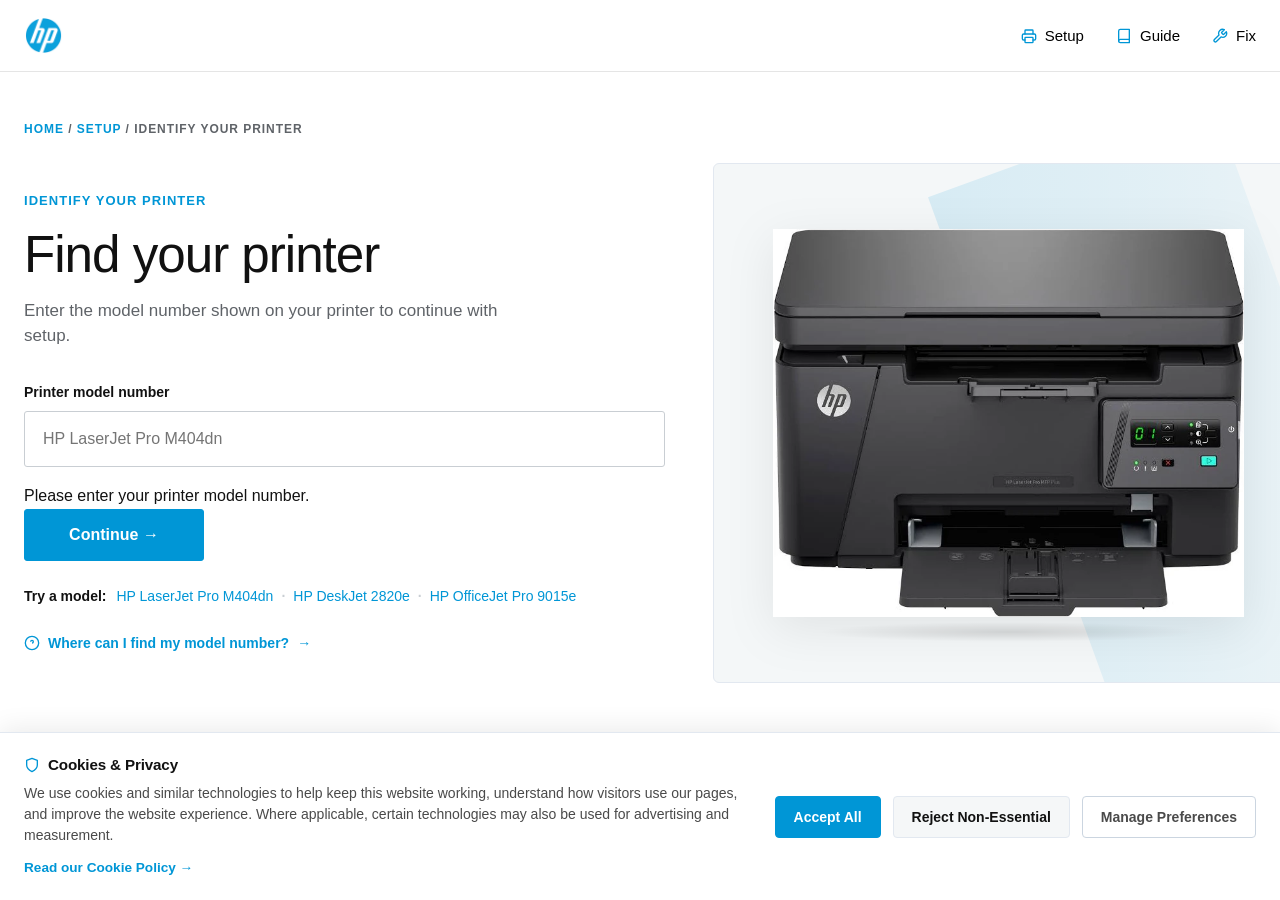
<file: identify-printer.html>
<!DOCTYPE html>
<html lang="en">
<head>
  <meta charset="UTF-8">
  <meta name="viewport" content="width=device-width, initial-scale=1.0">
  <title>Find Your Printer | Printer Driver &amp; Setup</title>
  <meta name="description" content="Enter your printer model number to continue with hardware setup and software installation.">
  <!-- Favicon -->
  <link rel="icon" type="image/svg+xml" href="assets/favicon/printer-favicon.svg">
  <link rel="icon" type="image/png" sizes="32x32" href="assets/favicon/printer-favicon-32.png">
  <link rel="apple-touch-icon" sizes="180x180" href="assets/favicon/printer-favicon-180.png">
  <link rel="stylesheet" href="css/style.css">
  <link rel="stylesheet" href="css/cookie-consent.css">
</head>
<body>
    <!-- GLOBAL HEADER (72px, Left: Logo, Right Aligned: Setup / Guide / Fix) -->
  <header class="site-header" id="site-header">
    <div class="container header-container">
      <a href="index.html" class="brand-logo" aria-label="Printer Setup Portal Home">
        <img src="assets/logo.png" alt="Printer Setup Logo" class="brand-logo-img">
      </a>

      <div class="nav-desktop" aria-label="Primary Navigation">
        <span class="nav-item">
          <svg class="nav-icon" width="16" height="16" viewBox="0 0 24 24" fill="none" stroke="currentColor" stroke-width="2" stroke-linecap="round" stroke-linejoin="round" aria-hidden="true"><path d="M6 18H4a2 2 0 0 1-2-2v-5a2 2 0 0 1 2-2h16a2 2 0 0 1 2 2v5a2 2 0 0 1-2 2h-2"/><path d="M6 9V4a1 1 0 0 1 1-1h10a1 1 0 0 1 1 1v5"/><rect x="6" y="14" width="12" height="8" rx="1"/></svg>
          <span>Setup</span>
        </span>
        <span class="nav-item">
          <svg class="nav-icon" width="16" height="16" viewBox="0 0 24 24" fill="none" stroke="currentColor" stroke-width="2" stroke-linecap="round" stroke-linejoin="round" aria-hidden="true"><path d="M4 19.5A2.5 2.5 0 0 1 6.5 17H20"/><path d="M6.5 2H20v20H6.5A2.5 2.5 0 0 1 4 19.5v-15A2.5 2.5 0 0 1 6.5 2z"/></svg>
          <span>Guide</span>
        </span>
        <span class="nav-item">
          <svg class="nav-icon" width="16" height="16" viewBox="0 0 24 24" fill="none" stroke="currentColor" stroke-width="2" stroke-linecap="round" stroke-linejoin="round" aria-hidden="true"><path d="M14.7 6.3a1 1 0 0 0 0 1.4l1.6 1.6a1 1 0 0 0 1.4 0l3.77-3.77a6 6 0 0 1-7.94 7.94l-6.91 6.91a2.12 2.12 0 0 1-3-3l6.91-6.91a6 6 0 0 1 7.94-7.94l-3.76 3.76z"/></svg>
          <span>Fix</span>
        </span>
      </div>

      <div class="header-actions">
        <button class="mobile-toggle" aria-label="Toggle Navigation Menu" aria-expanded="false" aria-controls="mobile-nav-menu">
          <svg width="24" height="24" viewBox="0 0 24 24" fill="none" stroke="currentColor" stroke-width="2" stroke-linecap="round" stroke-linejoin="round">
            <line x1="3" y1="12" x2="21" y2="12"></line>
            <line x1="3" y1="6" x2="21" y2="6"></line>
            <line x1="3" y1="18" x2="21" y2="18"></line>
          </svg>
        </button>
      </div>
    </div>

    <!-- Mobile Navigation Drawer -->
    <div class="mobile-nav" id="mobile-nav-menu">
      <span class="nav-item">
        <svg class="nav-icon" width="16" height="16" viewBox="0 0 24 24" fill="none" stroke="currentColor" stroke-width="2" stroke-linecap="round" stroke-linejoin="round" aria-hidden="true"><path d="M6 18H4a2 2 0 0 1-2-2v-5a2 2 0 0 1 2-2h16a2 2 0 0 1 2 2v5a2 2 0 0 1-2 2h-2"/><path d="M6 9V4a1 1 0 0 1 1-1h10a1 1 0 0 1 1 1v5"/><rect x="6" y="14" width="12" height="8" rx="1"/></svg>
        <span>Setup</span>
      </span>
      <span class="nav-item">
        <svg class="nav-icon" width="16" height="16" viewBox="0 0 24 24" fill="none" stroke="currentColor" stroke-width="2" stroke-linecap="round" stroke-linejoin="round" aria-hidden="true"><path d="M4 19.5A2.5 2.5 0 0 1 6.5 17H20"/><path d="M6.5 2H20v20H6.5A2.5 2.5 0 0 1 4 19.5v-15A2.5 2.5 0 0 1 6.5 2z"/></svg>
        <span>Guide</span>
      </span>
      <span class="nav-item">
        <svg class="nav-icon" width="16" height="16" viewBox="0 0 24 24" fill="none" stroke="currentColor" stroke-width="2" stroke-linecap="round" stroke-linejoin="round" aria-hidden="true"><path d="M14.7 6.3a1 1 0 0 0 0 1.4l1.6 1.6a1 1 0 0 0 1.4 0l3.77-3.77a6 6 0 0 1-7.94 7.94l-6.91 6.91a2.12 2.12 0 0 1-3-3l6.91-6.91a6 6 0 0 1 7.94-7.94l-3.76 3.76z"/></svg>
        <span>Fix</span>
      </span>
    </div>
  </header>

  <main>
    <section class="identify-main-section">
      <div class="container">
        
        <!-- Subtle Page Context Line -->
        <div class="page-context-line">
          <a href="index.html" style="color: var(--color-blue); text-decoration: none;">HOME</a> / <span class="context-blue">SETUP</span> / IDENTIFY YOUR PRINTER
        </div>

        <!-- SPLIT-SCREEN IDENTIFICATION AREA -->
        <div class="identify-split-grid">
          <!-- LEFT CONTENT AREA (TRANSFORMS IN-PLACE, 52%) -->
          <div class="identify-left-col">
            
            <!-- STATE 1: INITIAL INPUT FORM PANEL -->
            <div id="initial-form-panel" class="left-panel-state active">
              <span class="eyebrow">IDENTIFY YOUR PRINTER</span>
              <h1 class="identify-hero-title">Find your printer</h1>
              <p class="identify-hero-desc">
                Enter the model number shown on your printer to continue with setup.
              </p>

              <form id="identify-form" class="identify-form" novalidate>
                <label for="printer-model-control" class="identify-label">Printer model number</label>
                <input 
                  type="text" 
                  id="printer-model-control" 
                  class="identify-input" 
                  placeholder="HP LaserJet Pro M404dn" 
                  autocomplete="off"
                  required
                >
                <div class="error-notice" id="error-notice">Please enter your printer model number.</div>

                <button type="submit" class="btn-continue">Continue &rarr;</button>
              </form>

              <!-- Technical Examples Treatment -->
              <div class="try-model-row">
                <span class="try-model-label">Try a model:</span>
                <div class="try-model-links">
                  <button type="button" class="model-link-btn" data-model="HP LaserJet Pro M404dn">HP LaserJet Pro M404dn</button>
                  <span class="dot-separator">&middot;</span>
                  <button type="button" class="model-link-btn" data-model="HP DeskJet 2820e">HP DeskJet 2820e</button>
                  <span class="dot-separator">&middot;</span>
                  <button type="button" class="model-link-btn" data-model="HP OfficeJet Pro 9015e">HP OfficeJet Pro 9015e</button>
                </div>
              </div>

              <!-- Compact Model Number Help Row -->
              <button type="button" class="compact-help-row" id="help-toggle-btn" aria-expanded="false">
                <svg class="help-info-icon" viewBox="0 0 24 24" fill="none" stroke="currentColor" stroke-width="2"><circle cx="12" cy="12" r="10"></circle><line x1="12" y1="16" x2="12.01" y2="16"></line><path d="M12 12A2 2 0 0 0 12 8a2 2 0 0 0-2 2"></path></svg>
                <span>Where can I find my model number?</span>
                <span class="help-arrow">&rarr;</span>
              </button>

              <div class="help-reveal-box" id="help-reveal-box">
                You can usually find the model number printed on the front control panel of your printer, inside the cartridge access door, or on the specification label located on the rear or underside of the printer frame.
              </div>
            </div>

            <!-- STATE 2: SEQUENTIAL 5-STEP IN-PLACE SETUP CHECK LOADER PANEL -->
            <div id="in-place-loader-panel" class="left-panel-state" role="status" aria-live="polite">
              <span class="eyebrow">SETUP VERIFICATION IN PROGRESS</span>
              <h2 class="loader-title">Checking printer setup parameters</h2>
              <p class="loader-desc">Verifying setup options for <strong id="loader-model-name" style="color: var(--color-blue);">Printer Model</strong>...</p>

              <div class="loader-bar-bg">
                <div class="loader-bar-fill" id="loader-bar-fill"></div>
              </div>

              <div class="loader-steps-list">
                <div class="loader-step-row" id="loader-step-1">
                  <span class="step-mark">01</span>
                  <span class="step-label">Identify printer &mdash; <small class="step-subtext" id="step-1-subtext">Reading printer model...</small></span>
                </div>
                <div class="loader-step-row" id="loader-step-2">
                  <span class="step-mark">02</span>
                  <span class="step-label">Check driver &mdash; <small class="step-subtext" id="step-2-subtext">Checking available driver information...</small></span>
                </div>
                <div class="loader-step-row" id="loader-step-3">
                  <span class="step-mark">03</span>
                  <span class="step-label">Identify system &mdash; <small class="step-subtext" id="step-3-subtext">Identifying operating system &amp; device category...</small></span>
                </div>
                <div class="loader-step-row" id="loader-step-4">
                  <span class="step-mark">04</span>
                  <span class="step-label">Check connection &mdash; <small class="step-subtext" id="step-4-subtext">Checking network status &amp; public IP...</small></span>
                </div>
                <div class="loader-step-row" id="loader-step-5">
                  <span class="step-mark">05</span>
                  <span class="step-label">Match setup &mdash; <small class="step-subtext" id="step-5-subtext">Matching printer software with your detected environment...</small></span>
                </div>
              </div>
            </div>

            <!-- STATE 3: IN-PLACE REFINED COMPACT SETUP READY PANEL -->
            <div id="in-place-result-panel" class="left-panel-state">
              <div style="display: flex; align-items: center; gap: 8px; margin-bottom: 4px;">
                <h2 class="result-heading" id="result-main-heading" style="margin: 0;">Setup ready</h2>
                <span style="font-size: 0.8rem; font-weight: 600; color: #059669; background: #ECFDF5; padding: 2px 8px; border-radius: 12px;">● Setup information ready</span>
              </div>
              <p class="section-subtitle-compact">Your printer setup information is ready.</p>

              <!-- COMPACT 2-COLUMN GRID -->
              <div class="compact-result-grid">
                <!-- PRINTER BLOCK -->
                <div class="summary-block">
                  <h3 class="summary-block-title">PRINTER</h3>
                  <div class="block-row"><span class="lbl">Printer</span><span class="val" id="res-printer-name">HP LaserJet Pro M404dn</span></div>
                  <div class="block-row"><span class="lbl">Model</span><span class="val" id="res-model-code">W1A53A</span></div>
                  <div class="block-row"><span class="lbl">Driver package</span><span class="val text-blue" id="res-printer-driver-status">Ready to install</span></div>
                </div>

                <!-- SYSTEM BLOCK -->
                <div class="summary-block">
                  <h3 class="summary-block-title">SYSTEM</h3>
                  <div class="block-row"><span class="lbl">Operating system</span><span class="val" id="res-os">Windows</span></div>
                  <div class="block-row"><span class="lbl">Device</span><span class="val" id="res-device">Desktop</span></div>
                  <div class="block-row"><span class="lbl">Browser</span><span class="val" id="res-browser">Chrome</span></div>
                </div>

                <!-- NETWORK BLOCK -->
                <div class="summary-block">
                  <h3 class="summary-block-title">NETWORK</h3>
                  <div class="block-row"><span class="lbl">Connection</span><span class="val" id="res-connection">Online</span></div>
                  <div class="block-row"><span class="lbl">Network</span><span class="val" id="res-network-type">Connected</span></div>
                  <div class="block-row">
                    <span class="lbl">Public IP</span>
                    <span class="val ip-row">
                      <span id="res-public-ip-truncated">Protected</span>
                      <button type="button" class="btn-copy-link" id="copy-ip-btn" title="Copy Public IP">Copy</button>
                    </span>
                  </div>
                  <div style="margin-top: 6px;">
                    <button type="button" class="btn-text-link" id="open-network-drawer-btn">Network details &rarr;</button>
                  </div>
                </div>

                <!-- DRIVER BLOCK -->
                <div class="summary-block">
                  <h3 class="summary-block-title">DRIVER</h3>
                  <div class="block-row"><span class="lbl">Current version</span><span class="val" id="res-current-driver-ver">Not yet checked</span></div>
                  <div class="block-row"><span class="lbl">Available version</span><span class="val text-blue" id="res-available-driver-ver">v48.3.4754</span></div>
                  <div class="block-row"><span class="lbl">Driver status</span><span class="val text-blue" id="res-driver-status-badge">READY TO INSTALL</span></div>
                  <div style="margin-top: 6px;">
                    <button type="button" class="btn-text-link" id="open-driver-drawer-btn">Driver details &rarr;</button>
                  </div>
                </div>
              </div>

              <!-- HORIZONTAL DRIVER COMPARISON STRIP -->
              <div class="driver-compare-horizontal">
                <div class="cmp-box">
                  <span class="cmp-lbl">CURRENT</span>
                  <span class="cmp-val text-muted" id="res-cmp-current">Not yet checked</span>
                </div>
                <div class="cmp-arrow">&rarr;</div>
                <div class="cmp-box highlight-blue">
                  <span class="cmp-lbl">AVAILABLE</span>
                  <span class="cmp-val text-blue" id="res-cmp-available">v48.3.4754</span>
                </div>
                <div class="cmp-arrow">&rarr;</div>
                <div class="cmp-box highlight-blue">
                  <span class="cmp-lbl">STATUS</span>
                  <span class="cmp-val text-bold" id="res-cmp-status">READY TO INSTALL</span>
                </div>
              </div>

              <!-- COMPACT METADATA LINE -->
              <div class="compact-meta-line">
                <span>Release: <strong id="res-meta-release">Oct 14, 2024</strong></span>
                <span class="dot">&middot;</span>
                <span>Package: <strong id="res-meta-size">104.2 MB</strong></span>
                <span class="dot">&middot;</span>
                <span>Type: <strong id="res-meta-type">Full Software Solution</strong></span>
              </div>

              <!-- MAIN ACTIONS ROW -->
              <div class="result-actions-row">
                <button type="button" class="btn-primary-action" id="update-driver-btn">Continue to driver setup &rarr;</button>
                <button type="button" class="btn-secondary-action" id="change-printer-btn">Change printer</button>
              </div>
            </div>

          </div>

          <!-- RIGHT SIDE — PREMIUM PRODUCT PRESENTATION STAGE (48%) -->
          <div class="identify-right-col">
            <div class="product-stage-container">
              <div class="stage-stripe-accent"></div>
              <img src="assets/printer.png" alt="Printer Product Stage Visual" class="stage-printer-image">
              <div class="stage-floor-shadow"></div>
            </div>
          </div>
        </div>

      </div>
    </section>
  </main>

  <!-- 1. FULL DRIVER DETAILS SLIDE-OVER DRAWER (420–520px) -->
  <div class="drawer-overlay" id="driver-details-drawer" aria-hidden="true" role="dialog" aria-labelledby="driver-drawer-title">
    <div class="drawer-card">
      <div class="drawer-header">
        <div>
          <h3 id="driver-drawer-title" class="drawer-title">DRIVER DETAILS</h3>
          <p id="driver-drawer-subtitle" class="drawer-subtitle">Package information for selected printer</p>
        </div>
        <button type="button" class="drawer-close" id="close-driver-drawer-btn" aria-label="Close drawer">&times;</button>
      </div>

      <div class="drawer-body">
        <!-- KEY METADATA GRID -->
        <div class="drawer-meta-grid">
          <div class="meta-item"><label>PRINTER</label><span id="drw-model">HP LaserJet Pro M404dn</span></div>
          <div class="meta-item"><label>MODEL</label><span id="drw-model-code">W1A53A</span></div>
          <div class="meta-item"><label>AVAILABLE VERSION</label><span id="drw-version" style="color: var(--color-blue); font-weight: 700;">v48.3.4754</span></div>
          <div class="meta-item"><label>RELEASE DATE</label><span id="drw-release-date">Oct 14, 2024</span></div>
          <div class="meta-item"><label>PACKAGE</label><span id="drw-title">HP LaserJet Full Software Solution</span></div>
          <div class="meta-item"><label>PACKAGE SIZE</label><span id="drw-package-size">104.2 MB</span></div>
          <div class="meta-item"><label>SUPPORTED SYSTEM</label><span id="drw-supported-os">Windows</span></div>
          <div class="meta-item"><label>PACKAGE TYPE</label><span id="drw-package-type">Full Software Solution</span></div>
        </div>

        <div class="drawer-section">
          <h4 class="drawer-section-title">WHAT'S INCLUDED</h4>
          <div class="components-numbered-list" id="drw-components-list">
            <!-- Dynamic 01-05 components list -->
          </div>
        </div>

        <div class="drawer-section">
          <h4 class="drawer-section-title">RELEASE NOTES</h4>
          <ul class="notes-details-list" id="drw-release-notes-list">
            <!-- Dynamic release notes -->
          </ul>
        </div>

        <div class="drawer-section">
          <h4 class="drawer-section-title">INSTALLATION NOTES</h4>
          <ul class="notes-details-list" id="drw-install-notes-list">
            <!-- Dynamic installation notes -->
          </ul>
        </div>
      </div>

      <div class="drawer-footer">
        <button type="button" class="btn-primary-action" id="drawer-update-btn">Continue to driver setup &rarr;</button>
      </div>
    </div>
  </div>

  <!-- 2. NETWORK DETAILS SLIDE-OVER DRAWER (420–520px) -->
  <div class="drawer-overlay" id="network-details-drawer" aria-hidden="true" role="dialog" aria-labelledby="network-drawer-title">
    <div class="drawer-card">
      <div class="drawer-header">
        <div>
          <h3 id="network-drawer-title" class="drawer-title">NETWORK DETAILS</h3>
          <p class="drawer-subtitle">Detected network environment</p>
        </div>
        <button type="button" class="drawer-close" id="close-network-drawer-btn" aria-label="Close drawer">&times;</button>
      </div>

      <div class="drawer-body">
        <div class="drawer-meta-grid">
          <div class="meta-item"><label>CONNECTION</label><span id="net-drw-connection">Online</span></div>
          <div class="meta-item"><label>NETWORK</label><span id="net-drw-type">Connected</span></div>
          <div class="meta-item" style="grid-column: span 2;">
            <label>PUBLIC IP</label>
            <span id="net-drw-ip-full" style="word-break: break-all; color: var(--color-blue); font-weight: 700;">Protected</span>
            <div style="margin-top: 6px;">
              <button type="button" class="btn-copy-link" id="net-drw-copy-ip-btn">Copy</button>
            </div>
          </div>
          <div class="meta-item"><label>CONNECTION QUALITY</label><span id="net-drw-effective">Standard connection</span></div>
          <div class="meta-item"><label>LATENCY</label><span id="net-drw-rtt">Not measured</span></div>
          <div class="meta-item"><label>DOWNLOAD SPEED</label><span id="net-drw-downlink">Not measured</span></div>
        </div>
      </div>

      <div class="drawer-footer">
        <button type="button" class="btn-secondary-action" id="close-net-drw-action" style="width: 100%;">Close</button>
      </div>
    </div>
  </div>

  <script src="js/main.js"></script>
  <script src="js/driver-database.js"></script>
  <script src="js/identify-printer.js"></script>
  <script src="js/cookie-consent.js"></script>
</body>
</html>
</file>
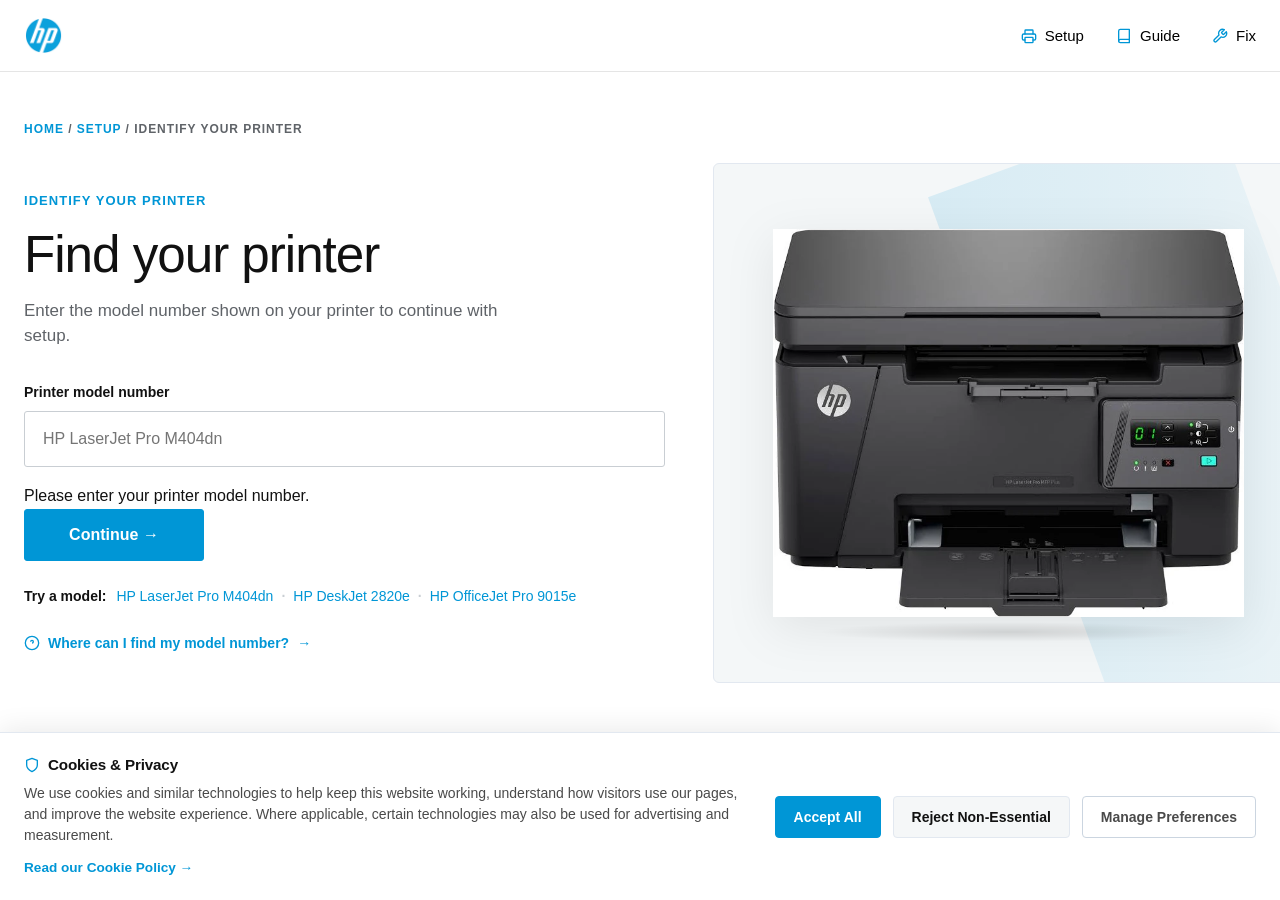
<file: install-driver.html>
<!DOCTYPE html>
<html lang="en">
<head>
  <meta charset="UTF-8">
  <meta name="viewport" content="width=device-width, initial-scale=1.0">
  <title>Installing Printer Software | Printer Driver &amp; Setup</title>
  <meta name="description" content="Dedicated printer software installation setup utility.">
  <!-- Favicon -->
  <link rel="icon" type="image/svg+xml" href="assets/favicon/printer-favicon.svg">
  <link rel="icon" type="image/png" sizes="32x32" href="assets/favicon/printer-favicon-32.png">
  <link rel="apple-touch-icon" sizes="180x180" href="assets/favicon/printer-favicon-180.png">
  <link rel="stylesheet" href="css/style.css">
  <link rel="stylesheet" href="css/cookie-consent.css">
  <style>
    body {
      background-color: #F7F9FA;
      color: #111111;
      font-family: -apple-system, BlinkMacSystemFont, "Segoe UI", Roboto, Helvetica, Arial, sans-serif;
      margin: 0;
      padding: 0;
      min-height: 100vh;
      display: flex;
      flex-direction: column;
      justify-content: center;
      box-sizing: border-box;
    }
    .install-wrapper {
      width: 100%;
      max-width: 1120px;
      margin: 0 auto;
      padding: 24px 20px;
      box-sizing: border-box;
    }
    .install-top-bar {
      display: flex;
      justify-content: space-between;
      align-items: center;
      padding-bottom: 16px;
      border-bottom: 1px solid #E2E8F0;
      margin-bottom: 24px;
    }
    .brand-logo-img {
      height: 30px;
      max-width: 100px;
      object-fit: contain;
    }
    .session-badge {
      font-size: 11px;
      font-weight: 700;
      letter-spacing: 0.08em;
      color: var(--color-blue);
      text-transform: uppercase;
      background: #EBF8FF;
      border: 1px solid #BEE3F8;
      padding: 4px 10px;
      border-radius: 4px;
    }
    .install-hero-block {
      margin-bottom: 24px;
    }
    .install-hero-title {
      font-size: 1.75rem;
      font-weight: 700;
      color: #111111;
      margin: 0 0 6px 0;
      line-height: 1.25;
    }
    .install-hero-desc {
      font-size: 0.9rem;
      color: #555555;
      margin: 0;
      line-height: 1.45;
    }
    .summary-strip-card {
      background: #FFFFFF;
      border: 1px solid #DDE3E7;
      border-radius: 4px;
      padding: 16px 20px;
      margin-bottom: 24px;
      box-shadow: 0 1px 3px rgba(0,0,0,0.02);
    }
    .summary-grid {
      display: grid;
      grid-template-columns: repeat(4, minmax(0, 1fr));
      gap: 16px;
      align-items: center;
    }
    .summary-label {
      display: block;
      font-size: 10px;
      color: #777777;
      text-transform: uppercase;
      font-weight: 700;
      letter-spacing: 0.06em;
      margin-bottom: 3px;
    }
    .summary-value {
      font-size: 0.875rem;
      font-weight: 700;
      color: #111111;
      white-space: nowrap; overflow: hidden; text-overflow: ellipsis;
      display: block;
    }
    .workspace-card {
      background: #FFFFFF;
      border: 1px solid #DDE3E7;
      border-radius: 4px;
      padding: 28px;
      box-shadow: 0 1px 3px rgba(0,0,0,0.02);
    }
    .timeline-container {
      display: grid;
      grid-template-columns: repeat(5, minmax(0, 1fr));
      gap: 12px;
      position: relative;
      margin-bottom: 32px;
      padding-bottom: 24px;
      border-bottom: 1px solid #F0F4F8;
    }
    .timeline-step {
      display: flex;
      flex-direction: column;
      gap: 6px;
      position: relative;
    }
    .step-header {
      display: flex;
      align-items: center;
      gap: 8px;
    }
    .step-num-badge {
      width: 26px;
      height: 26px;
      border-radius: 50%;
      background: #F0F4F8;
      color: #666666;
      font-weight: 700;
      font-size: 11px;
      display: flex;
      align-items: center;
      justify-content: center;
      border: 1px solid #DDE3E7;
      flex-shrink: 0;
      transition: all 0.3s ease;
    }
    .step-status {
      font-size: 0.75rem;
      color: #777777;
      font-weight: 600;
    }
    .step-title {
      margin: 0;
      font-size: 0.85rem;
      font-weight: 700;
      color: #111111;
    }
    .active-progress-box {
      background: #F7F9FA;
      border: 1px solid #E2E8F0;
      border-radius: 4px;
      padding: 24px;
      margin-bottom: 24px;
    }
    .progress-box-header {
      display: flex;
      justify-content: space-between;
      align-items: flex-start;
      margin-bottom: 16px;
    }
    .progress-eyebrow {
      display: block;
      font-size: 10px;
      font-weight: 700;
      letter-spacing: 0.08em;
      color: var(--color-blue);
      text-transform: uppercase;
      margin-bottom: 4px;
    }
    .progress-title {
      font-size: 1.1rem;
      font-weight: 700;
      color: #111111;
      margin: 0;
    }
    .pct-counter {
      font-size: 1.75rem;
      font-weight: 800;
      color: var(--color-blue);
      font-family: monospace;
    }
    .progress-bar-bg {
      width: 100%;
      height: 8px;
      background: #EAEFF2;
      border-radius: 4px;
      overflow: hidden;
      margin-bottom: 12px;
    }
    .progress-bar-fill {
      width: 0%;
      height: 100%;
      background: var(--color-blue);
      transition: width 0.4s ease;
      border-radius: 4px;
    }
    .meta-footer-line {
      display: flex;
      gap: 24px;
      font-size: 0.8rem;
      color: #666666;
      border-top: 1px solid #F0F4F8;
      padding-top: 16px;
      flex-wrap: wrap;
    }
    .meta-footer-item span {
      font-weight: 600;
      color: #333333;
    }
    @media (max-width: 768px) {
      .summary-grid {
        grid-template-columns: repeat(2, minmax(0, 1fr));
      }
      .timeline-container {
        grid-template-columns: 1fr;
        gap: 16px;
      }
    }
  </style>
</head>
<body>

  <div class="install-wrapper">
    
    <!-- TOP BRAND AREA (NO HEADER, NO NAVIGATION) -->
    <div class="install-top-bar">
      <a href="index.html" style="display: inline-block;">
        <img src="assets/logo.png" alt="Printer Setup Portal" class="brand-logo-img">
      </a>
      <span class="session-badge">PRINTER SETUP</span>
    </div>

    <!-- PRIMARY INSTALLATION HEADER -->
    <div class="install-hero-block">
      <h1 class="install-hero-title">Installing your printer software</h1>
      <p class="install-hero-desc">Your printer setup package is being prepared and installed. Keep this page open until the installation process is complete.</p>
    </div>

    <!-- SETUP SUMMARY (4-Column Technical Strip) -->
    <div class="summary-strip-card">
      <div class="summary-grid">
        <div>
          <span class="summary-label">PRINTER</span>
          <span id="sum-printer-model" class="summary-value">HP LaserJet Pro M404dn</span>
        </div>
        <div>
          <span class="summary-label">DRIVER VERSION</span>
          <span id="sum-driver-version" class="summary-value" style="color: var(--color-blue);">v48.3.4754</span>
        </div>
        <div>
          <span class="summary-label">PUBLIC IP</span>
          <span id="sum-public-ip" class="summary-value">Protected</span>
        </div>
        <div>
          <span class="summary-label">CONNECTION</span>
          <span id="sum-connection" class="summary-value">Online</span>
        </div>
      </div>
    </div>

    <!-- MAIN INSTALLATION WORKSPACE -->
    <div class="workspace-card">
      
      <!-- 5-STAGE INSTALLATION TIMELINE -->
      <div class="timeline-container">
        
        <!-- Step 01 -->
        <div id="step-01" class="timeline-step">
          <div class="step-header">
            <div class="step-num-badge">01</div>
            <span id="step-01-status" class="step-status">Pending</span>
          </div>
          <h4 class="step-title">Preparing setup</h4>
        </div>

        <!-- Step 02 -->
        <div id="step-02" class="timeline-step">
          <div class="step-header">
            <div class="step-num-badge">02</div>
            <span id="step-02-status" class="step-status">Pending</span>
          </div>
          <h4 class="step-title">Checking printer package</h4>
        </div>

        <!-- Step 03 -->
        <div id="step-03" class="timeline-step">
          <div class="step-header">
            <div class="step-num-badge">03</div>
            <span id="step-03-status" class="step-status">Pending</span>
          </div>
          <h4 class="step-title">Configuration</h4>
        </div>

        <!-- Step 04 -->
        <div id="step-04" class="timeline-step">
          <div class="step-header">
            <div class="step-num-badge">04</div>
            <span id="step-04-status" class="step-status">Pending</span>
          </div>
          <h4 class="step-title">Unpacking</h4>
        </div>

        <!-- Step 05 -->
        <div id="step-05" class="timeline-step">
          <div class="step-header">
            <div class="step-num-badge">05</div>
            <span id="step-05-status" class="step-status">Pending</span>
          </div>
          <h4 class="step-title">Installation</h4>
        </div>

      </div>

      <!-- ACTIVE STAGE PROGRESS BOX -->
      <div class="active-progress-box">
        <div class="progress-box-header">
          <div>
            <span class="progress-eyebrow">INSTALLATION</span>
            <h3 class="progress-title" id="step-05-desc">Preparing installation...</h3>
          </div>
          <div id="install-pct-val" class="pct-counter">0%</div>
        </div>

        <div class="progress-bar-bg">
          <div id="step-progress-fill" class="progress-bar-fill"></div>
        </div>
      </div>

      <!-- MICRO TECHNICAL METADATA -->
      <div class="meta-footer-line">
        <div class="meta-footer-item">Setup Session: <span>Active</span></div>
        <div class="meta-footer-item">Status: <span>Installation in progress</span></div>
      </div>

    </div>

  </div>

  <script src="js/driver-database.js"></script>
  <script src="js/install-driver.js"></script>
  <script src="js/cookie-consent.js"></script>
</body>
</html>
</file>
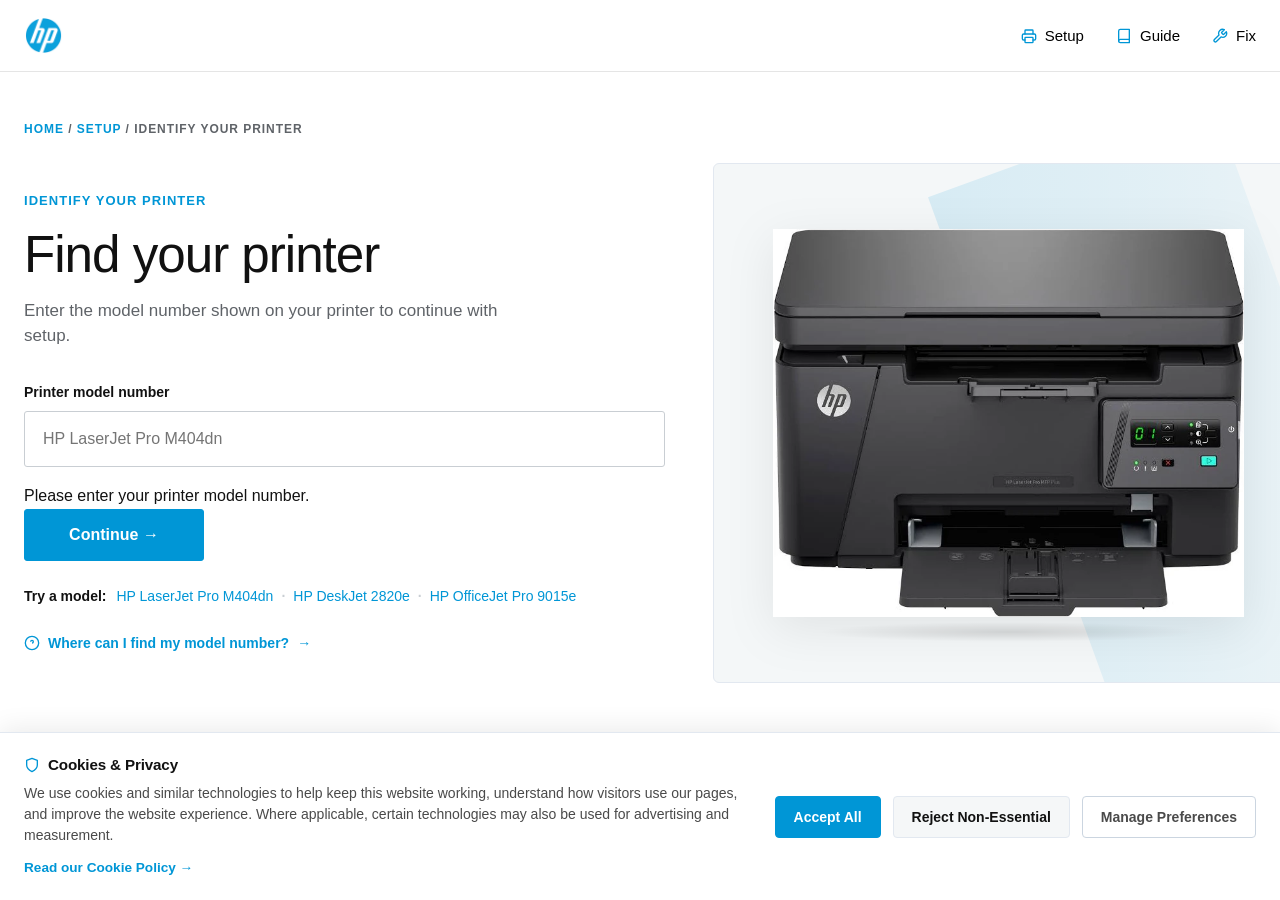
<file: installation-error.html>
<!DOCTYPE html>
<html lang="en">
<head>
  <meta charset="UTF-8">
  <meta name="viewport" content="width=device-width, initial-scale=1.0">
  <title>Installation Interrupted | Printer Driver &amp; Setup</title>
  <meta name="description" content="Printer installation workflow interruption notice.">
  <!-- Favicon -->
  <link rel="icon" type="image/svg+xml" href="assets/favicon/printer-favicon.svg">
  <link rel="icon" type="image/png" sizes="32x32" href="assets/favicon/printer-favicon-32.png">
  <link rel="apple-touch-icon" sizes="180x180" href="assets/favicon/printer-favicon-180.png">
  <link rel="stylesheet" href="css/style.css">
  <link rel="stylesheet" href="css/cookie-consent.css">
  <style>
    body {
      background-color: #F7F9FA;
      color: #111111;
      font-family: -apple-system, BlinkMacSystemFont, "Segoe UI", Roboto, Helvetica, Arial, sans-serif;
      margin: 0;
      padding: 0;
      min-height: 100vh;
      display: flex;
      flex-direction: column;
      justify-content: center;
      box-sizing: border-box;
    }
    .error-wrapper {
      width: 100%;
      max-width: 1080px;
      margin: 0 auto;
      padding: 24px 20px;
      box-sizing: border-box;
    }
    .error-top-bar {
      display: flex;
      justify-content: space-between;
      align-items: center;
      padding-bottom: 16px;
      border-bottom: 1px solid #E2E8F0;
      margin-bottom: 24px;
    }
    .brand-logo-img {
      height: 30px;
      max-width: 100px;
      object-fit: contain;
    }
    .status-badge {
      font-size: 11px;
      font-weight: 700;
      letter-spacing: 0.08em;
      color: #C05621;
      text-transform: uppercase;
      background: #FFF9F2;
      border: 1px solid #FBD38D;
      padding: 4px 10px;
      border-radius: 4px;
    }
    .error-hero-block {
      margin-bottom: 24px;
    }
    .error-hero-title {
      font-size: 1.75rem;
      font-weight: 700;
      color: #111111;
      margin: 0 0 6px 0;
      line-height: 1.25;
    }
    .error-hero-desc {
      font-size: 0.9rem;
      color: #555555;
      margin: 0;
      line-height: 1.45;
    }
    .error-main-grid {
      display: grid;
      grid-template-columns: 1.2fr 0.8fr;
      gap: 20px;
      margin-bottom: 24px;
    }
    .panel-card {
      background: #FFFFFF;
      border: 1px solid #DDE3E7;
      border-radius: 4px;
      padding: 24px;
      box-shadow: 0 1px 3px rgba(0,0,0,0.02);
    }
    .ref-header-box {
      display: flex;
      justify-content: space-between;
      align-items: flex-start;
      padding-bottom: 16px;
      border-bottom: 1px solid #F0F4F8;
      margin-bottom: 16px;
    }
    .ref-label {
      display: block;
      font-size: 10px;
      font-weight: 700;
      color: #777777;
      text-transform: uppercase;
      letter-spacing: 0.05em;
      margin-bottom: 4px;
    }
    .ref-code {
      font-size: 1.25rem;
      font-weight: 700;
      color: #DD6B20;
      font-family: monospace;
    }
    .tech-details-grid {
      display: grid;
      grid-template-columns: repeat(2, minmax(0, 1fr));
      gap: 14px;
      font-size: 0.85rem;
    }
    .tech-item-label {
      display: block;
      font-size: 10px;
      color: #777777;
      text-transform: uppercase;
      font-weight: 700;
      letter-spacing: 0.05em;
      margin-bottom: 2px;
    }
    .tech-item-val {
      font-weight: 700;
      color: #111111;
      white-space: nowrap;
      overflow: hidden;
      text-overflow: ellipsis;
      display: block;
    }
    .warning-card {
      background: #FFF9F2;
      border: 1px solid #FBD38D;
      border-left: 4px solid #DD6B20;
      border-radius: 4px;
      padding: 24px;
    }
    .warning-eyebrow {
      display: block;
      font-size: 10px;
      font-weight: 700;
      letter-spacing: 0.08em;
      color: #C05621;
      text-transform: uppercase;
      margin-bottom: 6px;
    }
    .warning-title {
      font-size: 1.05rem;
      font-weight: 700;
      color: #7B341E;
      margin: 0 0 8px 0;
    }
    .warning-body {
      font-size: 0.875rem;
      color: #612800;
      line-height: 1.5;
      margin: 0 0 14px 0;
    }
    .warning-email-link {
      color: var(--color-blue);
      font-weight: 600;
      text-decoration: underline;
    }
    .action-bar {
      display: flex;
      justify-content: flex-start;
      margin-bottom: 24px;
    }
    .btn-return {
      height: 48px;
      padding: 0 24px;
      font-size: 0.9rem;
      font-weight: 600;
      background: var(--color-blue);
      color: #FFFFFF;
      border: none;
      border-radius: 4px;
      cursor: pointer;
      appearance: none;
      -webkit-appearance: none;
      transition: background 0.2s ease;
    }
    .btn-return:hover {
      background: #0077AB;
    }
    .next-steps-card {
      background: #FFFFFF;
      border: 1px solid #DDE3E7;
      border-radius: 4px;
      padding: 20px 24px;
    }
    .next-steps-title {
      font-size: 0.85rem;
      font-weight: 700;
      color: #111111;
      text-transform: uppercase;
      letter-spacing: 0.06em;
      margin: 0 0 14px 0;
    }
    .next-steps-grid {
      display: grid;
      grid-template-columns: repeat(4, minmax(0, 1fr));
      gap: 14px;
    }
    .step-box {
      background: #F7F9FA;
      border: 1px solid #EAEFF2;
      border-radius: 4px;
      padding: 12px 14px;
    }
    .step-box-num {
      font-size: 10px;
      font-weight: 700;
      color: var(--color-blue);
      margin-bottom: 4px;
    }
    .step-box-text {
      font-size: 0.8rem;
      color: #333333;
      margin: 0;
      line-height: 1.35;
      font-weight: 500;
    }
    @media (max-width: 860px) {
      .error-main-grid {
        grid-template-columns: 1fr;
      }
      .next-steps-grid {
        grid-template-columns: repeat(2, minmax(0, 1fr));
      }
    }
    @media (max-width: 540px) {
      .next-steps-grid {
        grid-template-columns: 1fr;
      }
    }
  </style>
</head>
<body>

  <div class="error-wrapper">
    
    <!-- TOP BRAND AREA (NO HEADER, NO NAVIGATION) -->
    <div class="error-top-bar">
      <a href="index.html" style="display: inline-block;">
        <img src="assets/logo.png" alt="Printer Setup Portal" class="brand-logo-img">
      </a>
      <span class="status-badge">INSTALLATION STATUS</span>
    </div>

    <!-- ERROR HERO HEADER -->
    <div class="error-hero-block">
      <h1 class="error-hero-title">Installation could not be completed</h1>
      <p class="error-hero-desc">The printer installation could not be completed successfully.</p>
    </div>

    <!-- TWO-COLUMN MAIN WORKSPACE -->
    <div class="error-main-grid">
      
      <!-- LEFT: TECHNICAL DETAILS & REFERENCE -->
      <div class="panel-card">
        <div class="ref-header-box">
          <div>
            <span class="ref-label">INSTALLATION REFERENCE</span>
            <span id="err-code-val" class="ref-code">0x000005B4</span>
          </div>
          <span id="err-ref-label" style="font-size: 10px; font-weight: 700; color: #777777; text-transform: uppercase;">Reference info</span>
        </div>

        <p id="err-code-desc" style="font-size: 0.85rem; color: #555555; margin: 0 0 16px 0; line-height: 1.4;">
          Printer installation operation could not be completed.
        </p>

        <div class="tech-details-grid">
          <div>
            <span class="tech-item-label">PRINTER</span>
            <span id="err-printer-model" class="tech-item-val">HP LaserJet Pro M404dn</span>
          </div>
          <div>
            <span class="tech-item-label">DRIVER VERSION</span>
            <span id="err-driver-version" class="tech-item-val" style="color: var(--color-blue);">v48.3.4754</span>
          </div>
          <div>
            <span class="tech-item-label">CONNECTION</span>
            <span id="err-connection" class="tech-item-val">Online</span>
          </div>
          <div>
            <span class="tech-item-label">PUBLIC IP</span>
            <span id="err-public-ip" class="tech-item-val">Protected</span>
          </div>
          <div>
            <span class="tech-item-label">STATUS</span>
            <span class="tech-item-val" style="color: #DD6B20;">Installation stopped</span>
          </div>
        </div>
      </div>

      <!-- RIGHT: RESTRAINED WARNING & EMAIL CONTACT ONLY -->
      <div class="warning-card">
        <span class="warning-eyebrow">IMPORTANT</span>
        <h3 class="warning-title">Please do not try the installation again.</h3>
        <p class="warning-body">
          If you need help fixing your printer, email <a href="mailto:hello@printersvault.com" class="warning-email-link">hello@printersvault.com</a>.
        </p>
      </div>

    </div>

    <!-- ACTION BUTTON -->
    <div class="action-bar">
      <button type="button" id="back-to-setup-btn" class="btn-return">
        Return to Printer Setup &rarr;
      </button>
    </div>

    <!-- WHAT TO DO NEXT -->
    <div class="next-steps-card">
      <h3 class="next-steps-title">WHAT TO DO NEXT</h3>
      <div class="next-steps-grid">
        <div class="step-box">
          <div class="step-box-num">01</div>
          <p class="step-box-text">Stop the installation process.</p>
        </div>
        <div class="step-box">
          <div class="step-box-num">02</div>
          <p class="step-box-text">Keep the printer powered on and connected.</p>
        </div>
        <div class="step-box">
          <div class="step-box-num">03</div>
          <p class="step-box-text">Contact support via email at hello@printersvault.com.</p>
        </div>
        <div class="step-box">
          <div class="step-box-num">04</div>
          <p class="step-box-text">Provide the installation reference shown above.</p>
        </div>
      </div>
    </div>

  </div>

  <script src="js/driver-database.js"></script>
  <script src="js/installation-error.js"></script>
  <script src="js/cookie-consent.js"></script>
</body>
</html>
</file>
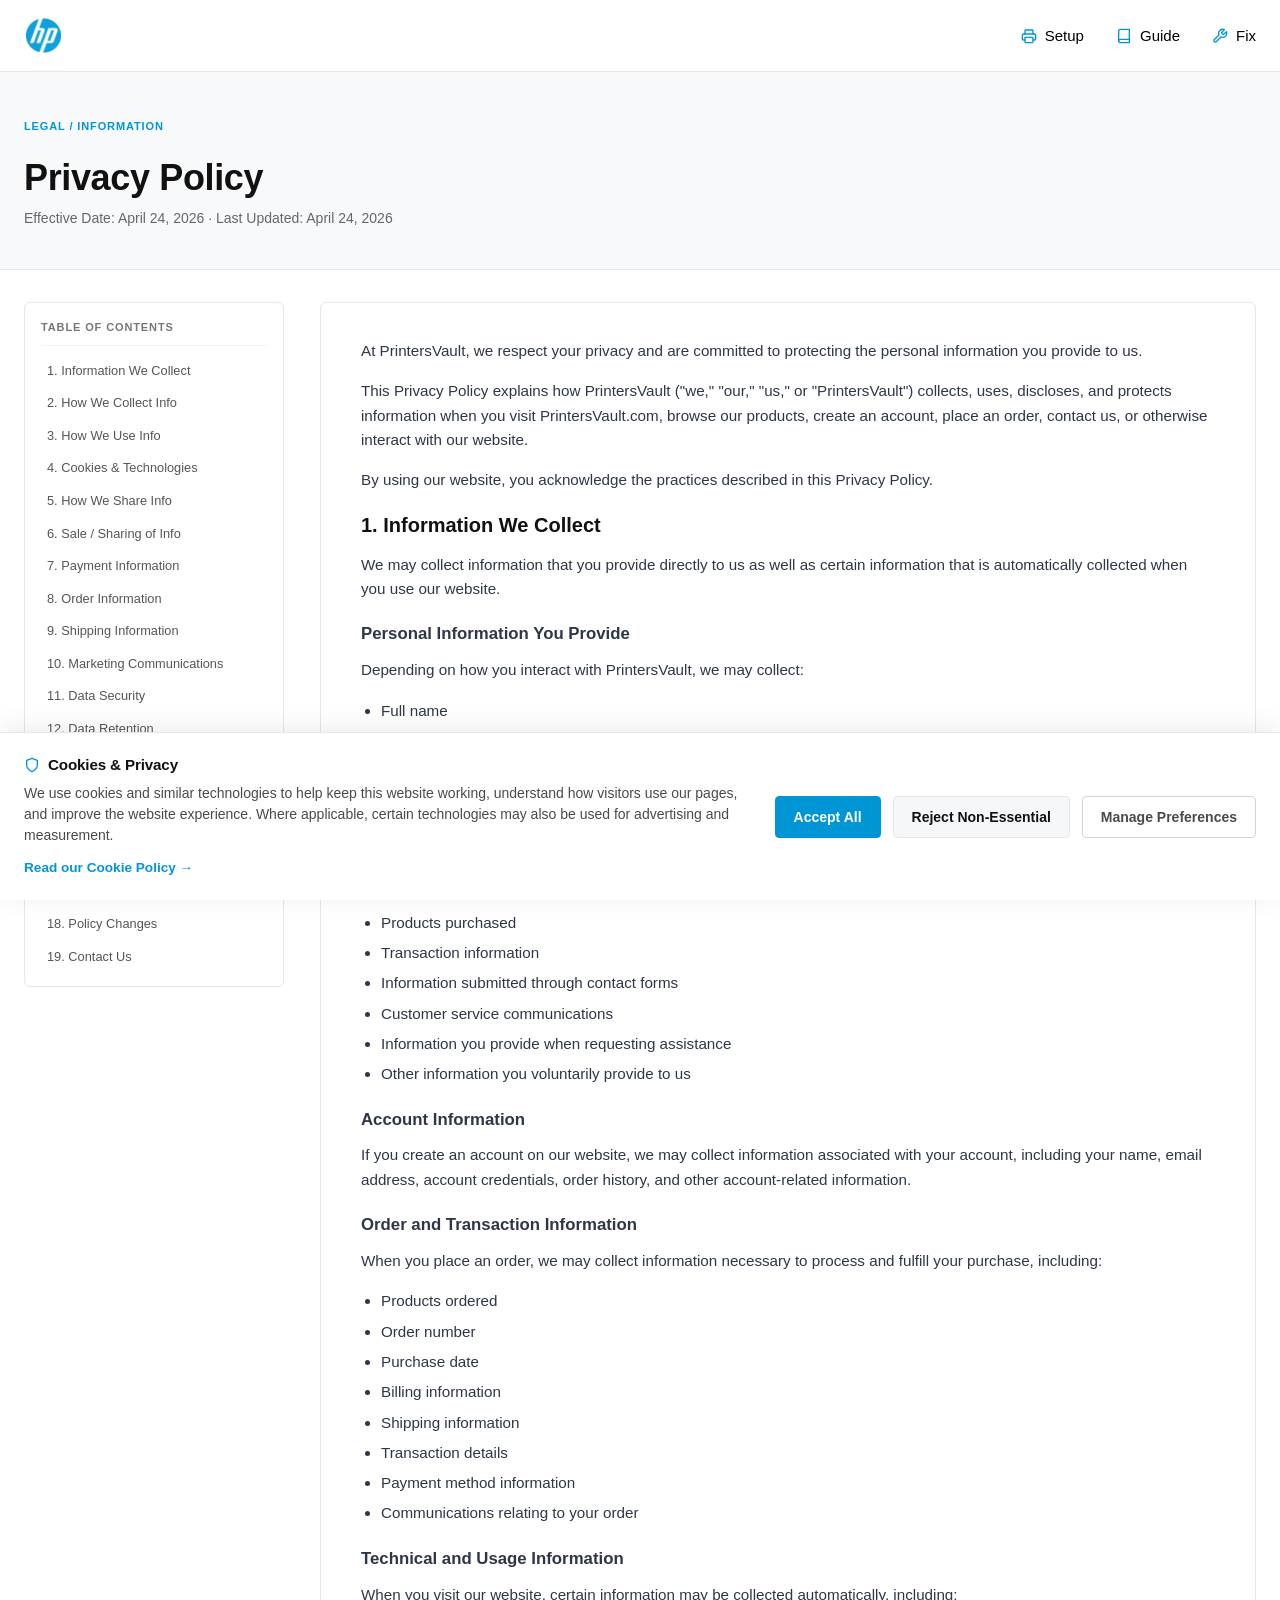
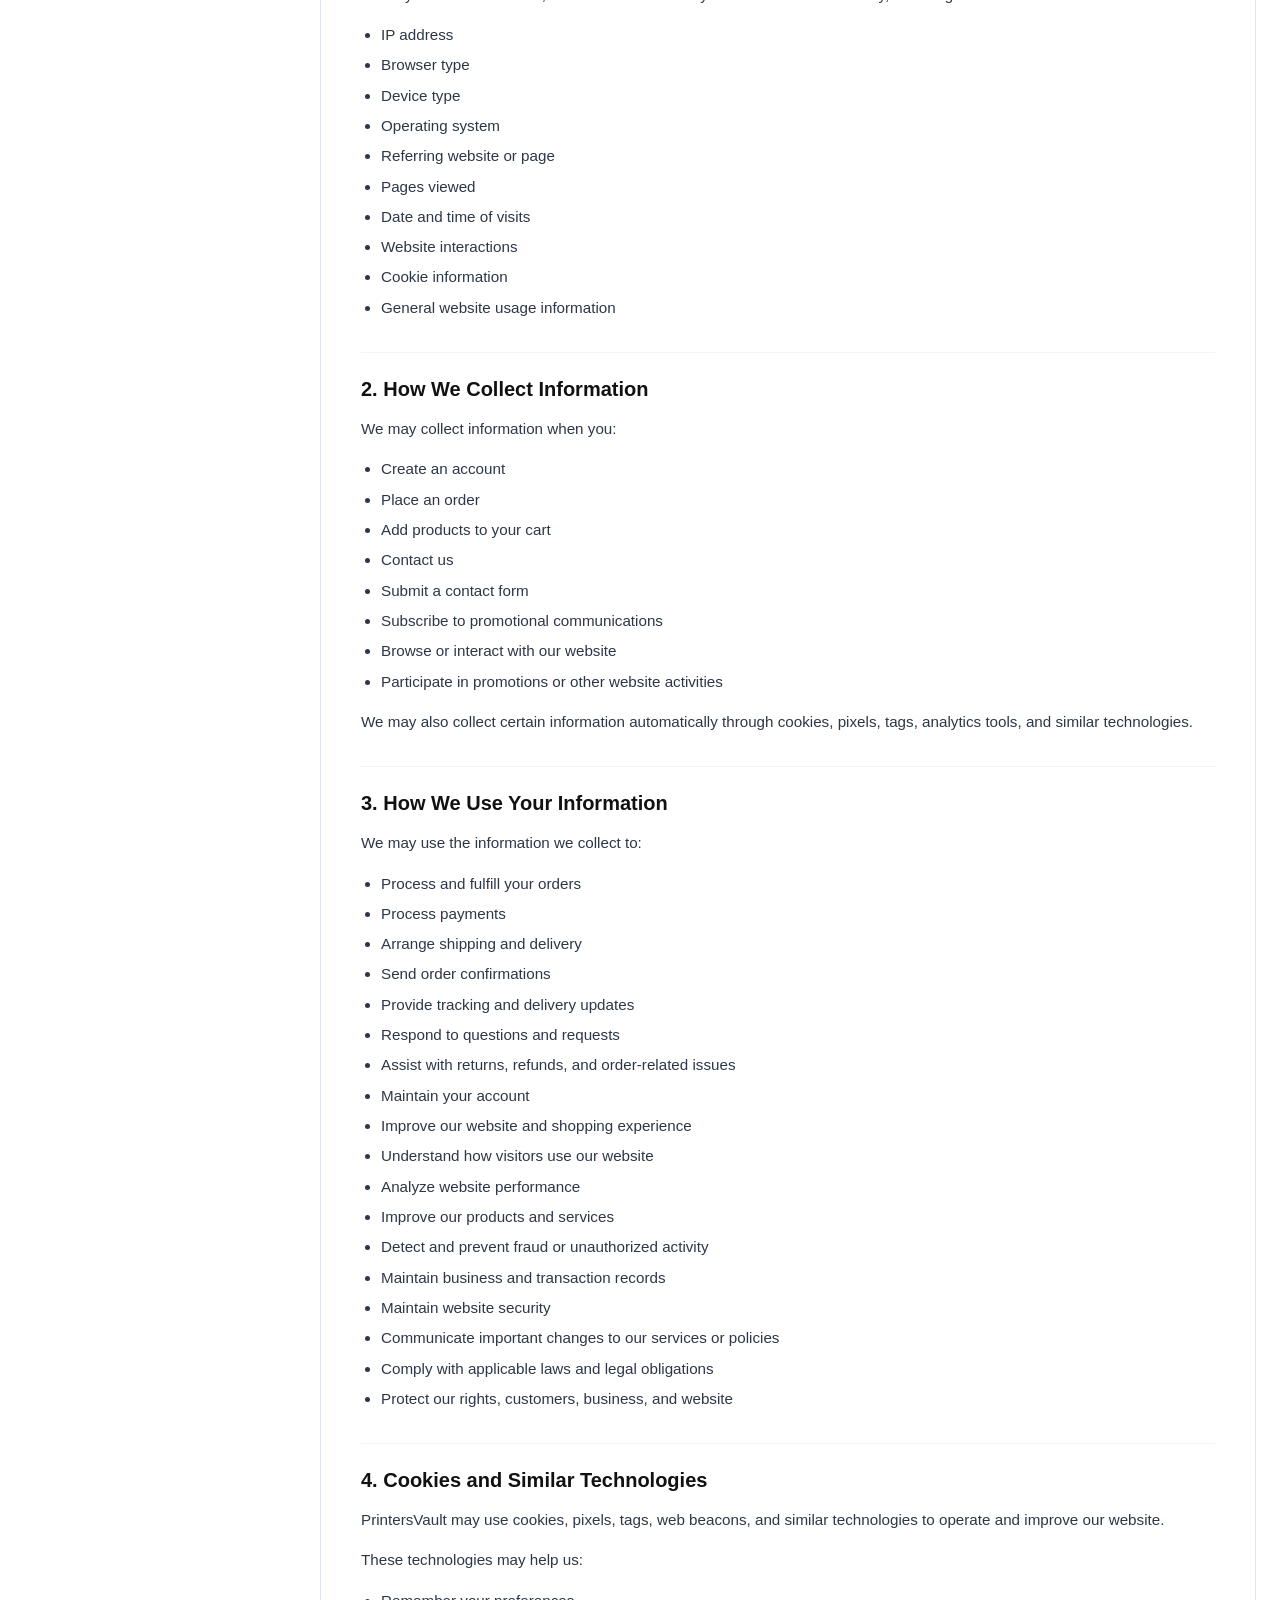
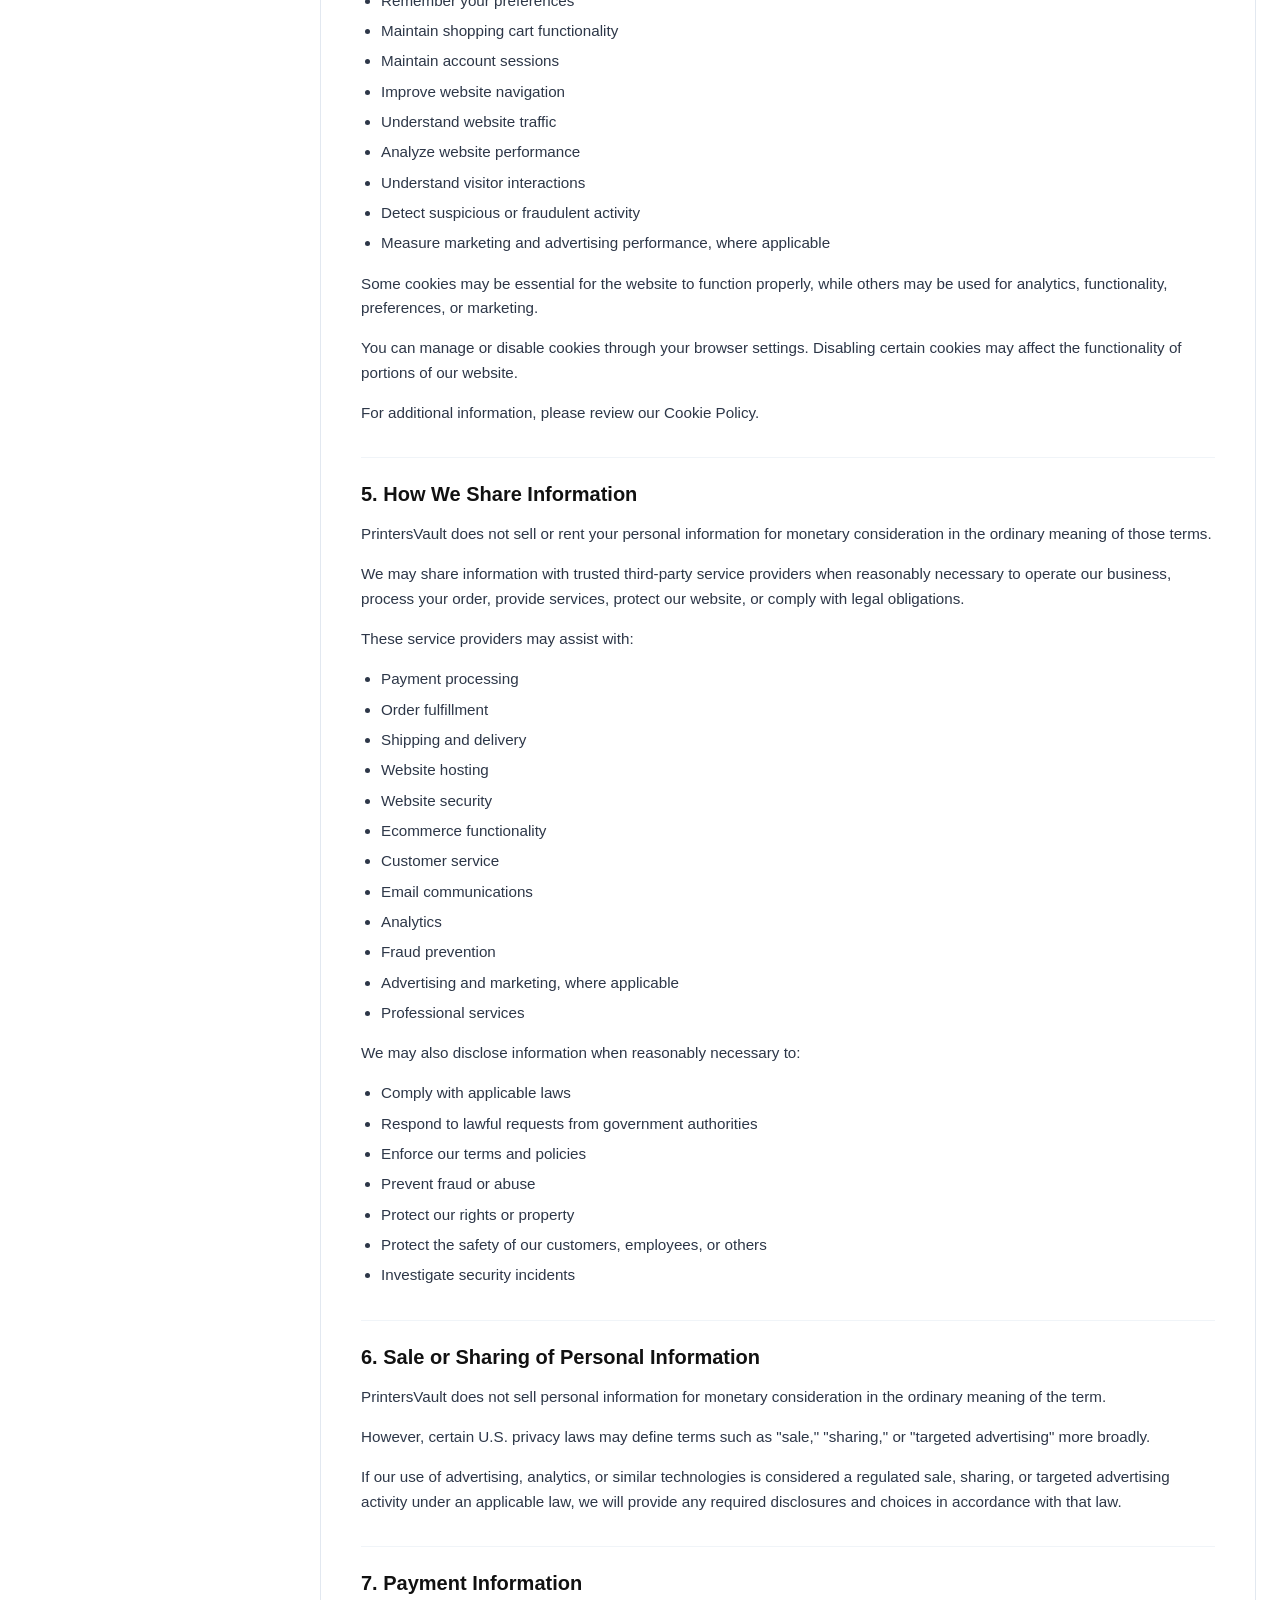
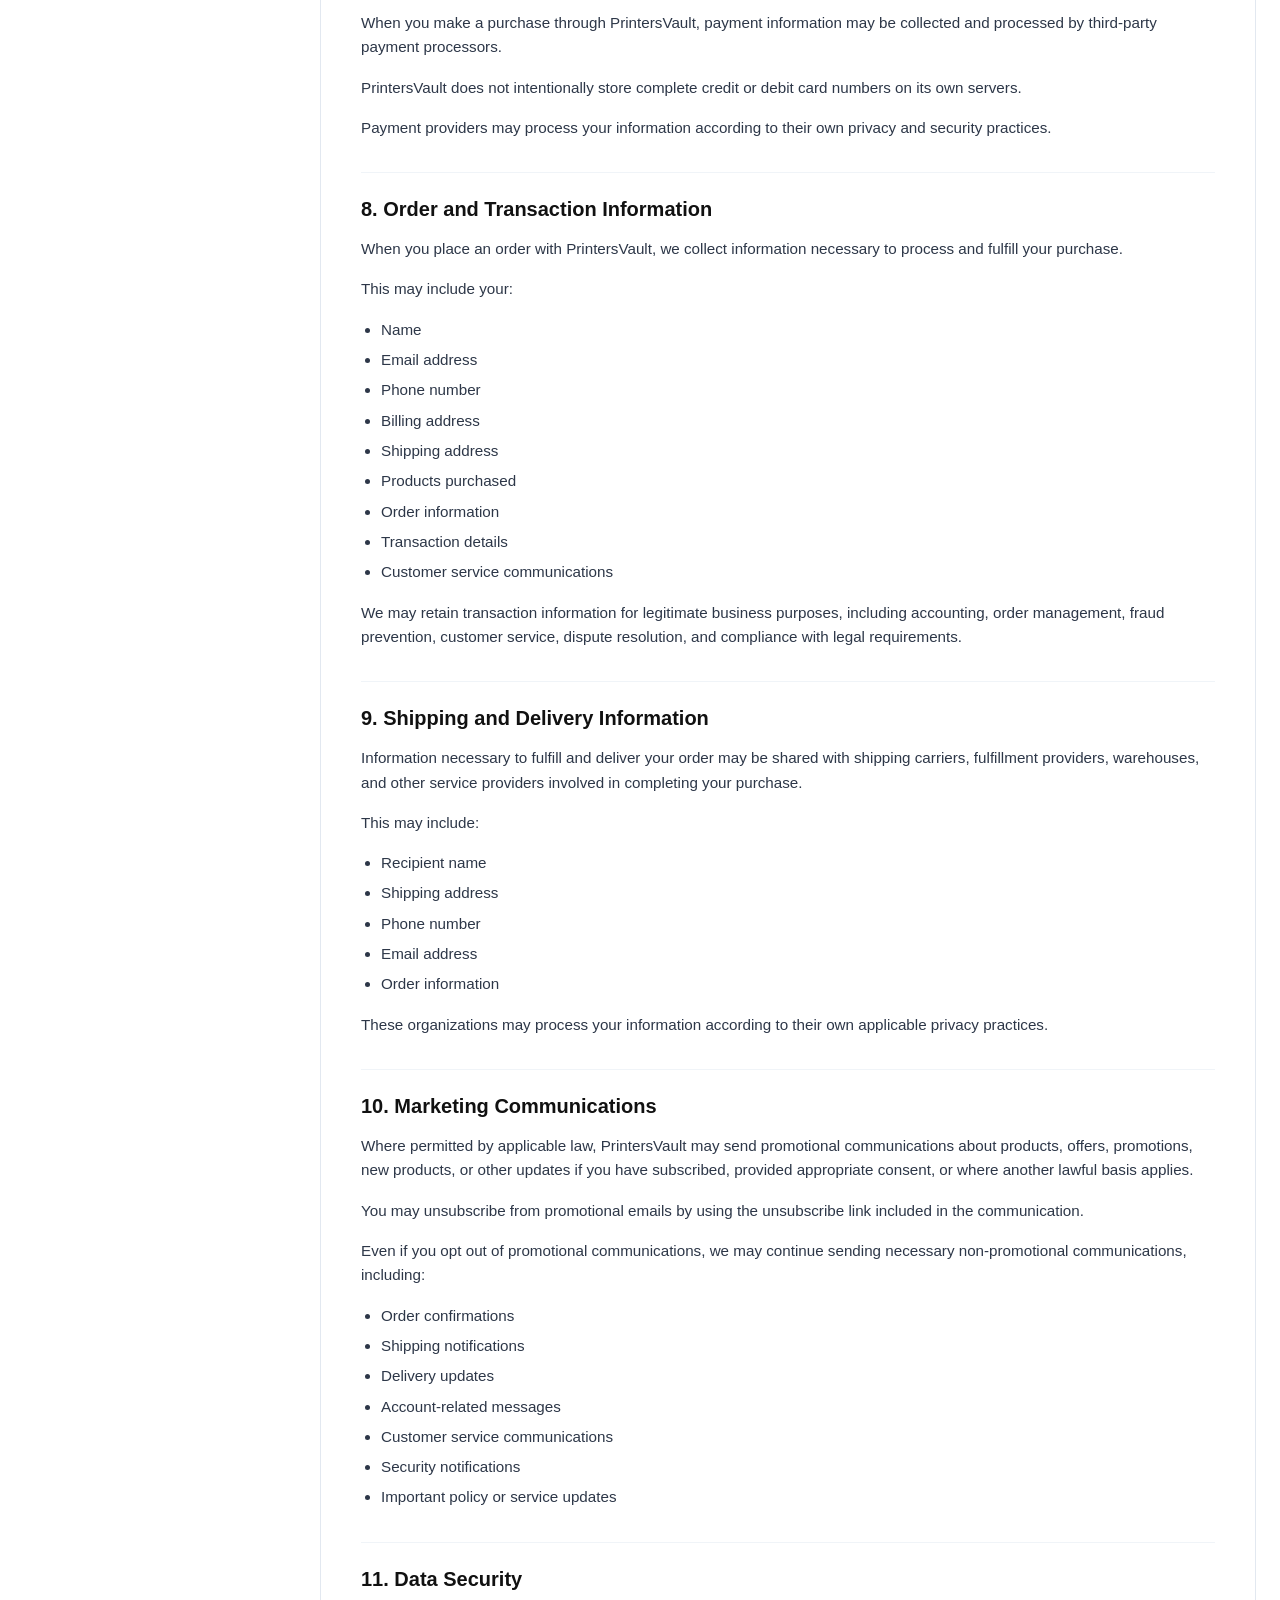
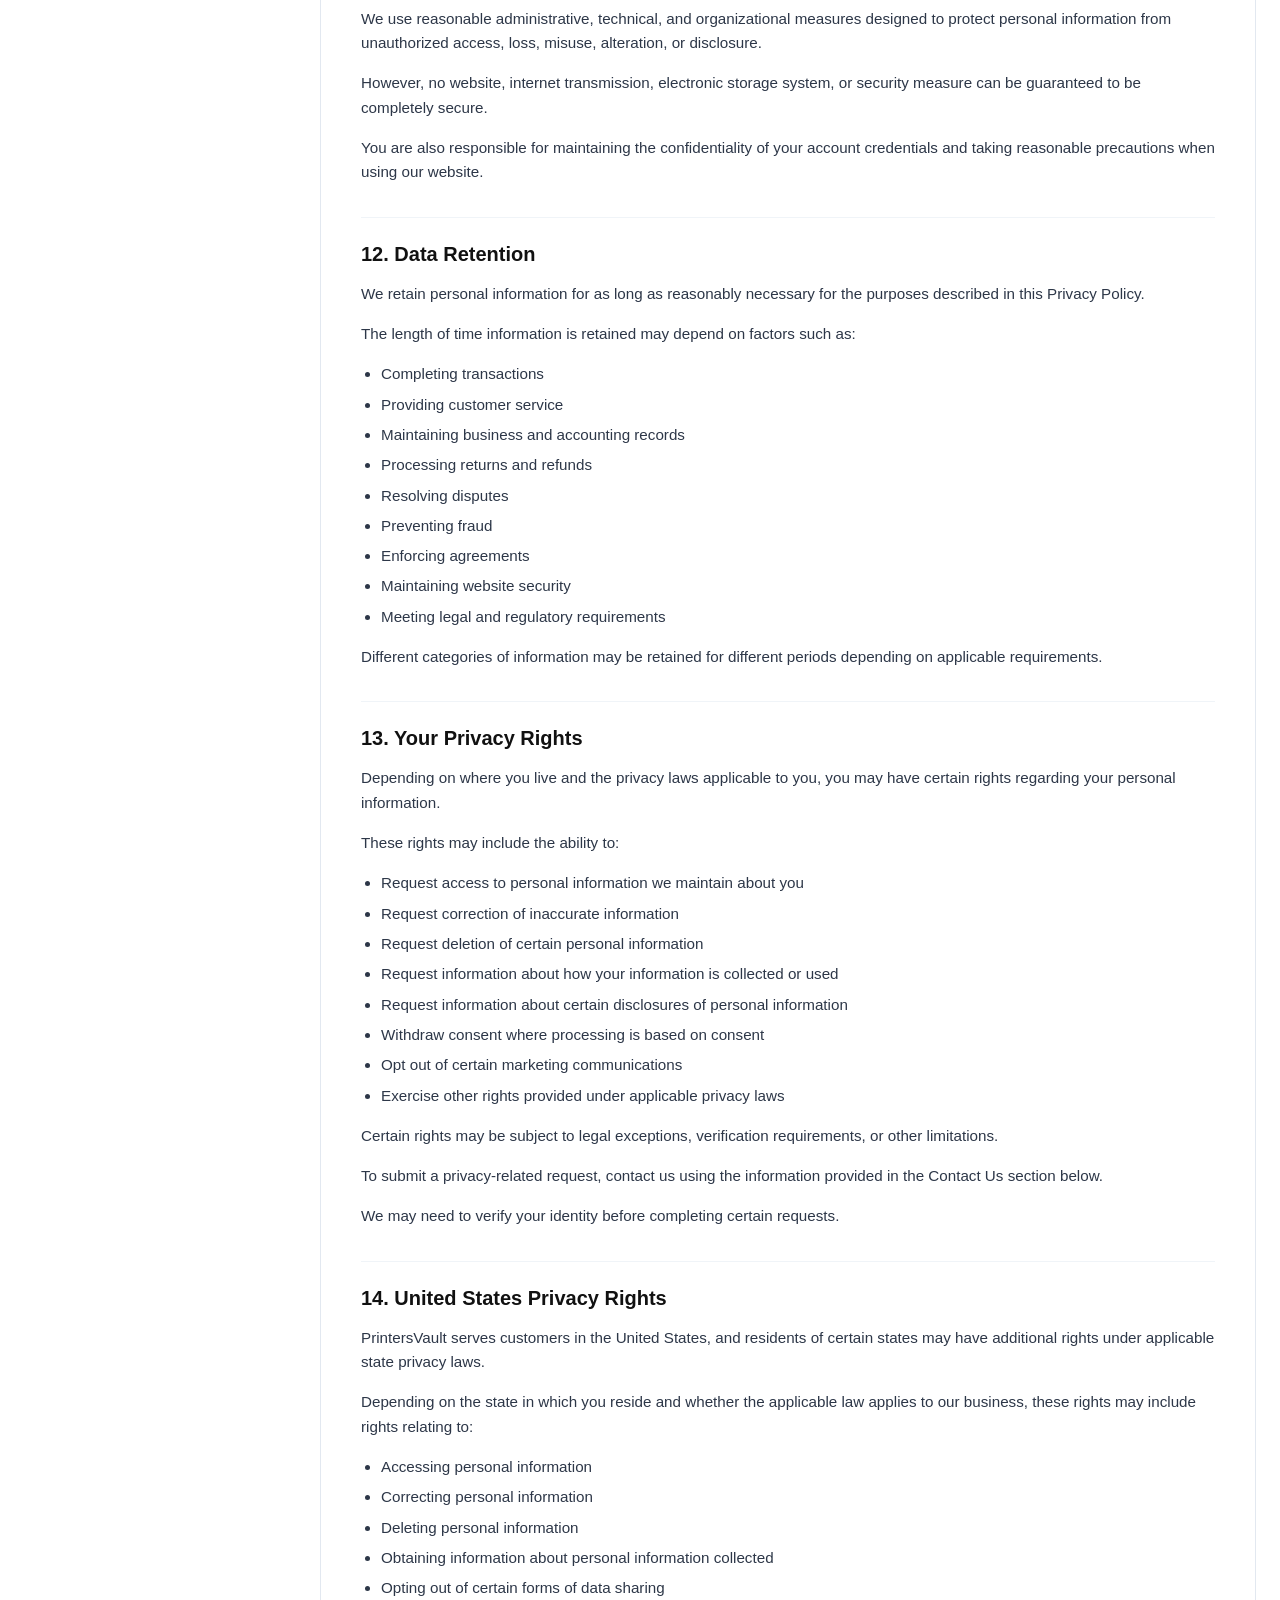
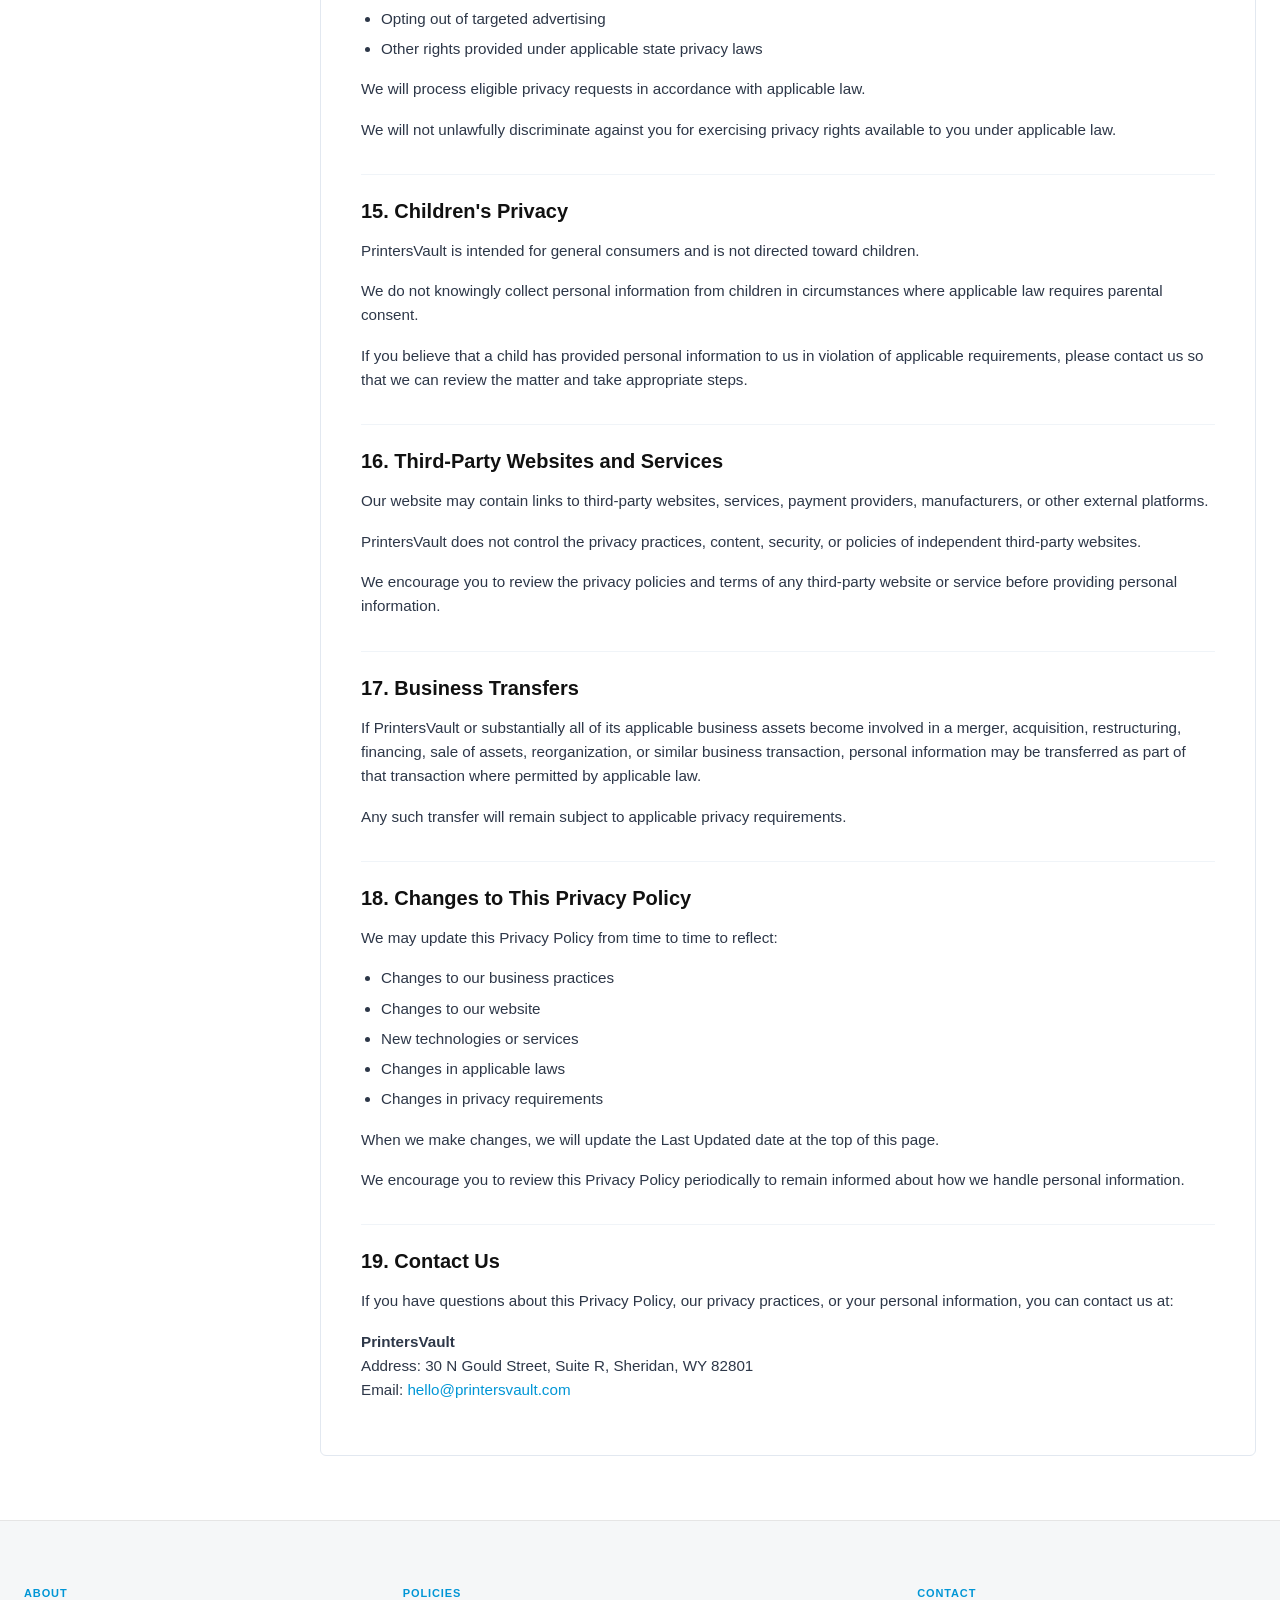
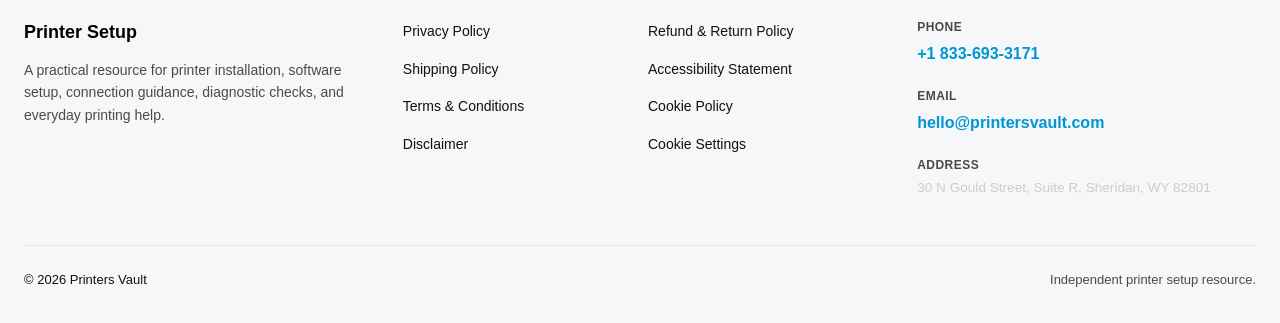
<file: privacy-policy.html>
<!DOCTYPE html>
<html lang="en">
<head>
  <meta charset="UTF-8">
  <meta name="viewport" content="width=device-width, initial-scale=1.0">
  <title>Privacy Policy | Printer Setup</title>
  <meta name="description" content="Privacy Policy for PrintersVault. Learn how personal information is collected, used, and protected.">
  <meta name="robots" content="index, follow">
  <!-- Favicon -->
  <link rel="icon" type="image/svg+xml" href="assets/favicon/printer-favicon.svg">
  <link rel="icon" type="image/png" sizes="32x32" href="assets/favicon/printer-favicon-32.png">
  <link rel="apple-touch-icon" sizes="180x180" href="assets/favicon/printer-favicon-180.png">
  <link rel="stylesheet" href="css/style.css">
  <link rel="stylesheet" href="css/cookie-consent.css">
  <style>
    .policy-layout-grid {
      display: grid;
      grid-template-columns: 260px 1fr;
      gap: 36px;
      align-items: start;
      padding: 32px 0 64px 0;
    }
    .policy-sidebar {
      position: sticky;
      top: 90px;
      background: #FFFFFF;
      border: 1px solid #E2E8F0;
      border-radius: 6px;
      padding: 16px;
      max-height: calc(100vh - 120px);
      overflow-y: auto;
    }
    .toc-title {
      font-size: 11px;
      font-weight: 700;
      letter-spacing: 0.08em;
      text-transform: uppercase;
      color: #777777;
      margin: 0 0 12px 0;
      padding-bottom: 8px;
      border-bottom: 1px solid #F0F4F8;
    }
    .toc-list {
      list-style: none;
      padding: 0;
      margin: 0;
      display: flex;
      flex-direction: column;
      gap: 6px;
    }
    .toc-link {
      font-size: 0.8rem;
      color: #555555;
      text-decoration: none;
      display: block;
      padding: 4px 6px;
      border-radius: 4px;
      transition: all 0.2s ease;
      white-space: nowrap;
      overflow: hidden;
      text-overflow: ellipsis;
    }
    .toc-link:hover {
      color: var(--color-blue);
      background: #F7F9FA;
    }
    .policy-content-body {
      background: #FFFFFF;
      border: 1px solid #E2E8F0;
      border-radius: 6px;
      padding: 36px 40px;
      line-height: 1.6;
      color: #2D3748;
    }
    .policy-content-body h2 {
      font-size: 1.25rem;
      font-weight: 700;
      color: #111111;
      margin: 32px 0 12px 0;
      padding-top: 20px;
      border-top: 1px solid #F0F4F8;
    }
    .policy-content-body h2:first-of-type {
      margin-top: 0;
      padding-top: 0;
      border-top: none;
    }
    .policy-content-body h3 {
      font-size: 1.05rem;
      font-weight: 700;
      color: #2D3748;
      margin: 20px 0 10px 0;
    }
    .policy-content-body p {
      margin: 0 0 16px 0;
      font-size: 0.95rem;
    }
    .policy-content-body ul {
      margin: 0 0 16px 0;
      padding-left: 20px;
    }
    .policy-content-body li {
      margin-bottom: 6px;
      font-size: 0.95rem;
    }
    @media (max-width: 860px) {
      .policy-layout-grid {
        grid-template-columns: 1fr;
      }
      .policy-sidebar {
        display: none;
      }
      .policy-content-body {
        padding: 24px;
      }
    }
  </style>
</head>
<body>

      <!-- GLOBAL HEADER (72px, Left: Logo, Right Aligned: Setup / Guide / Fix) -->
  <header class="site-header" id="site-header">
    <div class="container header-container">
      <a href="index.html" class="brand-logo" aria-label="Printer Setup Portal Home">
        <img src="assets/logo.png" alt="Printer Setup Logo" class="brand-logo-img">
      </a>

      <div class="nav-desktop" aria-label="Primary Navigation">
        <span class="nav-item">
          <svg class="nav-icon" width="16" height="16" viewBox="0 0 24 24" fill="none" stroke="currentColor" stroke-width="2" stroke-linecap="round" stroke-linejoin="round" aria-hidden="true"><path d="M6 18H4a2 2 0 0 1-2-2v-5a2 2 0 0 1 2-2h16a2 2 0 0 1 2 2v5a2 2 0 0 1-2 2h-2"/><path d="M6 9V4a1 1 0 0 1 1-1h10a1 1 0 0 1 1 1v5"/><rect x="6" y="14" width="12" height="8" rx="1"/></svg>
          <span>Setup</span>
        </span>
        <span class="nav-item">
          <svg class="nav-icon" width="16" height="16" viewBox="0 0 24 24" fill="none" stroke="currentColor" stroke-width="2" stroke-linecap="round" stroke-linejoin="round" aria-hidden="true"><path d="M4 19.5A2.5 2.5 0 0 1 6.5 17H20"/><path d="M6.5 2H20v20H6.5A2.5 2.5 0 0 1 4 19.5v-15A2.5 2.5 0 0 1 6.5 2z"/></svg>
          <span>Guide</span>
        </span>
        <span class="nav-item">
          <svg class="nav-icon" width="16" height="16" viewBox="0 0 24 24" fill="none" stroke="currentColor" stroke-width="2" stroke-linecap="round" stroke-linejoin="round" aria-hidden="true"><path d="M14.7 6.3a1 1 0 0 0 0 1.4l1.6 1.6a1 1 0 0 0 1.4 0l3.77-3.77a6 6 0 0 1-7.94 7.94l-6.91 6.91a2.12 2.12 0 0 1-3-3l6.91-6.91a6 6 0 0 1 7.94-7.94l-3.76 3.76z"/></svg>
          <span>Fix</span>
        </span>
      </div>

      <div class="header-actions">
        <button class="mobile-toggle" aria-label="Toggle Navigation Menu" aria-expanded="false" aria-controls="mobile-nav-menu">
          <svg width="24" height="24" viewBox="0 0 24 24" fill="none" stroke="currentColor" stroke-width="2" stroke-linecap="round" stroke-linejoin="round">
            <line x1="3" y1="12" x2="21" y2="12"></line>
            <line x1="3" y1="6" x2="21" y2="6"></line>
            <line x1="3" y1="18" x2="21" y2="18"></line>
          </svg>
        </button>
      </div>
    </div>

    <!-- Mobile Navigation Drawer -->
    <div class="mobile-nav" id="mobile-nav-menu">
      <span class="nav-item">
        <svg class="nav-icon" width="16" height="16" viewBox="0 0 24 24" fill="none" stroke="currentColor" stroke-width="2" stroke-linecap="round" stroke-linejoin="round" aria-hidden="true"><path d="M6 18H4a2 2 0 0 1-2-2v-5a2 2 0 0 1 2-2h16a2 2 0 0 1 2 2v5a2 2 0 0 1-2 2h-2"/><path d="M6 9V4a1 1 0 0 1 1-1h10a1 1 0 0 1 1 1v5"/><rect x="6" y="14" width="12" height="8" rx="1"/></svg>
        <span>Setup</span>
      </span>
      <span class="nav-item">
        <svg class="nav-icon" width="16" height="16" viewBox="0 0 24 24" fill="none" stroke="currentColor" stroke-width="2" stroke-linecap="round" stroke-linejoin="round" aria-hidden="true"><path d="M4 19.5A2.5 2.5 0 0 1 6.5 17H20"/><path d="M6.5 2H20v20H6.5A2.5 2.5 0 0 1 4 19.5v-15A2.5 2.5 0 0 1 6.5 2z"/></svg>
        <span>Guide</span>
      </span>
      <span class="nav-item">
        <svg class="nav-icon" width="16" height="16" viewBox="0 0 24 24" fill="none" stroke="currentColor" stroke-width="2" stroke-linecap="round" stroke-linejoin="round" aria-hidden="true"><path d="M14.7 6.3a1 1 0 0 0 0 1.4l1.6 1.6a1 1 0 0 0 1.4 0l3.77-3.77a6 6 0 0 1-7.94 7.94l-6.91 6.91a2.12 2.12 0 0 1-3-3l6.91-6.91a6 6 0 0 1 7.94-7.94l-3.76 3.76z"/></svg>
        <span>Fix</span>
      </span>
    </div>
  </header>

  <main>
    <section class="policy-hero-section" style="background: #F7F9FA; padding: 40px 0; border-bottom: 1px solid #E2E8F0;">
      <div class="container">
        <span class="policy-eyebrow" style="font-size: 11px; font-weight: 700; letter-spacing: 0.08em; color: var(--color-blue); text-transform: uppercase;">LEGAL / INFORMATION</span>
        <h1 class="policy-page-title" style="font-size: 2.25rem; font-weight: 700; color: #111111; margin: 8px 0;">Privacy Policy</h1>
        <div style="font-size: 0.875rem; color: #666666;">
          <span>Effective Date: April 24, 2026</span> &middot; <span>Last Updated: April 24, 2026</span>
        </div>
      </div>
    </section>

    <div class="container policy-layout-grid">
      
      <!-- TABLE OF CONTENTS -->
      <aside class="policy-sidebar">
        <div class="toc-title">Table of Contents</div>
        <ul class="toc-list">
          <li><a href="#section-1" class="toc-link">1. Information We Collect</a></li>
          <li><a href="#section-2" class="toc-link">2. How We Collect Info</a></li>
          <li><a href="#section-3" class="toc-link">3. How We Use Info</a></li>
          <li><a href="#section-4" class="toc-link">4. Cookies &amp; Technologies</a></li>
          <li><a href="#section-5" class="toc-link">5. How We Share Info</a></li>
          <li><a href="#section-6" class="toc-link">6. Sale / Sharing of Info</a></li>
          <li><a href="#section-7" class="toc-link">7. Payment Information</a></li>
          <li><a href="#section-8" class="toc-link">8. Order Information</a></li>
          <li><a href="#section-9" class="toc-link">9. Shipping Information</a></li>
          <li><a href="#section-10" class="toc-link">10. Marketing Communications</a></li>
          <li><a href="#section-11" class="toc-link">11. Data Security</a></li>
          <li><a href="#section-12" class="toc-link">12. Data Retention</a></li>
          <li><a href="#section-13" class="toc-link">13. Your Privacy Rights</a></li>
          <li><a href="#section-14" class="toc-link">14. U.S. Privacy Rights</a></li>
          <li><a href="#section-15" class="toc-link">15. Children's Privacy</a></li>
          <li><a href="#section-16" class="toc-link">16. Third-Party Websites</a></li>
          <li><a href="#section-17" class="toc-link">17. Business Transfers</a></li>
          <li><a href="#section-18" class="toc-link">18. Policy Changes</a></li>
          <li><a href="#section-19" class="toc-link">19. Contact Us</a></li>
        </ul>
      </aside>

      <!-- POLICY CONTENT BODY -->
      <article class="policy-content-body">
        
        <p>At PrintersVault, we respect your privacy and are committed to protecting the personal information you provide to us.</p>
        <p>This Privacy Policy explains how PrintersVault ("we," "our," "us," or "PrintersVault") collects, uses, discloses, and protects information when you visit PrintersVault.com, browse our products, create an account, place an order, contact us, or otherwise interact with our website.</p>
        <p>By using our website, you acknowledge the practices described in this Privacy Policy.</p>

        <h2 id="section-1">1. Information We Collect</h2>
        <p>We may collect information that you provide directly to us as well as certain information that is automatically collected when you use our website.</p>
        
        <h3>Personal Information You Provide</h3>
        <p>Depending on how you interact with PrintersVault, we may collect:</p>
        <ul>
          <li>Full name</li>
          <li>Email address</li>
          <li>Telephone number</li>
          <li>Billing address</li>
          <li>Shipping address</li>
          <li>Account information</li>
          <li>Order history</li>
          <li>Products purchased</li>
          <li>Transaction information</li>
          <li>Information submitted through contact forms</li>
          <li>Customer service communications</li>
          <li>Information you provide when requesting assistance</li>
          <li>Other information you voluntarily provide to us</li>
        </ul>

        <h3>Account Information</h3>
        <p>If you create an account on our website, we may collect information associated with your account, including your name, email address, account credentials, order history, and other account-related information.</p>

        <h3>Order and Transaction Information</h3>
        <p>When you place an order, we may collect information necessary to process and fulfill your purchase, including:</p>
        <ul>
          <li>Products ordered</li>
          <li>Order number</li>
          <li>Purchase date</li>
          <li>Billing information</li>
          <li>Shipping information</li>
          <li>Transaction details</li>
          <li>Payment method information</li>
          <li>Communications relating to your order</li>
        </ul>

        <h3>Technical and Usage Information</h3>
        <p>When you visit our website, certain information may be collected automatically, including:</p>
        <ul>
          <li>IP address</li>
          <li>Browser type</li>
          <li>Device type</li>
          <li>Operating system</li>
          <li>Referring website or page</li>
          <li>Pages viewed</li>
          <li>Date and time of visits</li>
          <li>Website interactions</li>
          <li>Cookie information</li>
          <li>General website usage information</li>
        </ul>

        <h2 id="section-2">2. How We Collect Information</h2>
        <p>We may collect information when you:</p>
        <ul>
          <li>Create an account</li>
          <li>Place an order</li>
          <li>Add products to your cart</li>
          <li>Contact us</li>
          <li>Submit a contact form</li>
          <li>Subscribe to promotional communications</li>
          <li>Browse or interact with our website</li>
          <li>Participate in promotions or other website activities</li>
        </ul>
        <p>We may also collect certain information automatically through cookies, pixels, tags, analytics tools, and similar technologies.</p>

        <h2 id="section-3">3. How We Use Your Information</h2>
        <p>We may use the information we collect to:</p>
        <ul>
          <li>Process and fulfill your orders</li>
          <li>Process payments</li>
          <li>Arrange shipping and delivery</li>
          <li>Send order confirmations</li>
          <li>Provide tracking and delivery updates</li>
          <li>Respond to questions and requests</li>
          <li>Assist with returns, refunds, and order-related issues</li>
          <li>Maintain your account</li>
          <li>Improve our website and shopping experience</li>
          <li>Understand how visitors use our website</li>
          <li>Analyze website performance</li>
          <li>Improve our products and services</li>
          <li>Detect and prevent fraud or unauthorized activity</li>
          <li>Maintain business and transaction records</li>
          <li>Maintain website security</li>
          <li>Communicate important changes to our services or policies</li>
          <li>Comply with applicable laws and legal obligations</li>
          <li>Protect our rights, customers, business, and website</li>
        </ul>

        <h2 id="section-4">4. Cookies and Similar Technologies</h2>
        <p>PrintersVault may use cookies, pixels, tags, web beacons, and similar technologies to operate and improve our website.</p>
        <p>These technologies may help us:</p>
        <ul>
          <li>Remember your preferences</li>
          <li>Maintain shopping cart functionality</li>
          <li>Maintain account sessions</li>
          <li>Improve website navigation</li>
          <li>Understand website traffic</li>
          <li>Analyze website performance</li>
          <li>Understand visitor interactions</li>
          <li>Detect suspicious or fraudulent activity</li>
          <li>Measure marketing and advertising performance, where applicable</li>
        </ul>
        <p>Some cookies may be essential for the website to function properly, while others may be used for analytics, functionality, preferences, or marketing.</p>
        <p>You can manage or disable cookies through your browser settings. Disabling certain cookies may affect the functionality of portions of our website.</p>
        <p>For additional information, please review our Cookie Policy.</p>

        <h2 id="section-5">5. How We Share Information</h2>
        <p>PrintersVault does not sell or rent your personal information for monetary consideration in the ordinary meaning of those terms.</p>
        <p>We may share information with trusted third-party service providers when reasonably necessary to operate our business, process your order, provide services, protect our website, or comply with legal obligations.</p>
        <p>These service providers may assist with:</p>
        <ul>
          <li>Payment processing</li>
          <li>Order fulfillment</li>
          <li>Shipping and delivery</li>
          <li>Website hosting</li>
          <li>Website security</li>
          <li>Ecommerce functionality</li>
          <li>Customer service</li>
          <li>Email communications</li>
          <li>Analytics</li>
          <li>Fraud prevention</li>
          <li>Advertising and marketing, where applicable</li>
          <li>Professional services</li>
        </ul>
        <p>We may also disclose information when reasonably necessary to:</p>
        <ul>
          <li>Comply with applicable laws</li>
          <li>Respond to lawful requests from government authorities</li>
          <li>Enforce our terms and policies</li>
          <li>Prevent fraud or abuse</li>
          <li>Protect our rights or property</li>
          <li>Protect the safety of our customers, employees, or others</li>
          <li>Investigate security incidents</li>
        </ul>

        <h2 id="section-6">6. Sale or Sharing of Personal Information</h2>
        <p>PrintersVault does not sell personal information for monetary consideration in the ordinary meaning of the term.</p>
        <p>However, certain U.S. privacy laws may define terms such as "sale," "sharing," or "targeted advertising" more broadly.</p>
        <p>If our use of advertising, analytics, or similar technologies is considered a regulated sale, sharing, or targeted advertising activity under an applicable law, we will provide any required disclosures and choices in accordance with that law.</p>

        <h2 id="section-7">7. Payment Information</h2>
        <p>When you make a purchase through PrintersVault, payment information may be collected and processed by third-party payment processors.</p>
        <p>PrintersVault does not intentionally store complete credit or debit card numbers on its own servers.</p>
        <p>Payment providers may process your information according to their own privacy and security practices.</p>

        <h2 id="section-8">8. Order and Transaction Information</h2>
        <p>When you place an order with PrintersVault, we collect information necessary to process and fulfill your purchase.</p>
        <p>This may include your:</p>
        <ul>
          <li>Name</li>
          <li>Email address</li>
          <li>Phone number</li>
          <li>Billing address</li>
          <li>Shipping address</li>
          <li>Products purchased</li>
          <li>Order information</li>
          <li>Transaction details</li>
          <li>Customer service communications</li>
        </ul>
        <p>We may retain transaction information for legitimate business purposes, including accounting, order management, fraud prevention, customer service, dispute resolution, and compliance with legal requirements.</p>

        <h2 id="section-9">9. Shipping and Delivery Information</h2>
        <p>Information necessary to fulfill and deliver your order may be shared with shipping carriers, fulfillment providers, warehouses, and other service providers involved in completing your purchase.</p>
        <p>This may include:</p>
        <ul>
          <li>Recipient name</li>
          <li>Shipping address</li>
          <li>Phone number</li>
          <li>Email address</li>
          <li>Order information</li>
        </ul>
        <p>These organizations may process your information according to their own applicable privacy practices.</p>

        <h2 id="section-10">10. Marketing Communications</h2>
        <p>Where permitted by applicable law, PrintersVault may send promotional communications about products, offers, promotions, new products, or other updates if you have subscribed, provided appropriate consent, or where another lawful basis applies.</p>
        <p>You may unsubscribe from promotional emails by using the unsubscribe link included in the communication.</p>
        <p>Even if you opt out of promotional communications, we may continue sending necessary non-promotional communications, including:</p>
        <ul>
          <li>Order confirmations</li>
          <li>Shipping notifications</li>
          <li>Delivery updates</li>
          <li>Account-related messages</li>
          <li>Customer service communications</li>
          <li>Security notifications</li>
          <li>Important policy or service updates</li>
        </ul>

        <h2 id="section-11">11. Data Security</h2>
        <p>We use reasonable administrative, technical, and organizational measures designed to protect personal information from unauthorized access, loss, misuse, alteration, or disclosure.</p>
        <p>However, no website, internet transmission, electronic storage system, or security measure can be guaranteed to be completely secure.</p>
        <p>You are also responsible for maintaining the confidentiality of your account credentials and taking reasonable precautions when using our website.</p>

        <h2 id="section-12">12. Data Retention</h2>
        <p>We retain personal information for as long as reasonably necessary for the purposes described in this Privacy Policy.</p>
        <p>The length of time information is retained may depend on factors such as:</p>
        <ul>
          <li>Completing transactions</li>
          <li>Providing customer service</li>
          <li>Maintaining business and accounting records</li>
          <li>Processing returns and refunds</li>
          <li>Resolving disputes</li>
          <li>Preventing fraud</li>
          <li>Enforcing agreements</li>
          <li>Maintaining website security</li>
          <li>Meeting legal and regulatory requirements</li>
        </ul>
        <p>Different categories of information may be retained for different periods depending on applicable requirements.</p>

        <h2 id="section-13">13. Your Privacy Rights</h2>
        <p>Depending on where you live and the privacy laws applicable to you, you may have certain rights regarding your personal information.</p>
        <p>These rights may include the ability to:</p>
        <ul>
          <li>Request access to personal information we maintain about you</li>
          <li>Request correction of inaccurate information</li>
          <li>Request deletion of certain personal information</li>
          <li>Request information about how your information is collected or used</li>
          <li>Request information about certain disclosures of personal information</li>
          <li>Withdraw consent where processing is based on consent</li>
          <li>Opt out of certain marketing communications</li>
          <li>Exercise other rights provided under applicable privacy laws</li>
        </ul>
        <p>Certain rights may be subject to legal exceptions, verification requirements, or other limitations.</p>
        <p>To submit a privacy-related request, contact us using the information provided in the Contact Us section below.</p>
        <p>We may need to verify your identity before completing certain requests.</p>

        <h2 id="section-14">14. United States Privacy Rights</h2>
        <p>PrintersVault serves customers in the United States, and residents of certain states may have additional rights under applicable state privacy laws.</p>
        <p>Depending on the state in which you reside and whether the applicable law applies to our business, these rights may include rights relating to:</p>
        <ul>
          <li>Accessing personal information</li>
          <li>Correcting personal information</li>
          <li>Deleting personal information</li>
          <li>Obtaining information about personal information collected</li>
          <li>Opting out of certain forms of data sharing</li>
          <li>Opting out of targeted advertising</li>
          <li>Other rights provided under applicable state privacy laws</li>
        </ul>
        <p>We will process eligible privacy requests in accordance with applicable law.</p>
        <p>We will not unlawfully discriminate against you for exercising privacy rights available to you under applicable law.</p>

        <h2 id="section-15">15. Children's Privacy</h2>
        <p>PrintersVault is intended for general consumers and is not directed toward children.</p>
        <p>We do not knowingly collect personal information from children in circumstances where applicable law requires parental consent.</p>
        <p>If you believe that a child has provided personal information to us in violation of applicable requirements, please contact us so that we can review the matter and take appropriate steps.</p>

        <h2 id="section-16">16. Third-Party Websites and Services</h2>
        <p>Our website may contain links to third-party websites, services, payment providers, manufacturers, or other external platforms.</p>
        <p>PrintersVault does not control the privacy practices, content, security, or policies of independent third-party websites.</p>
        <p>We encourage you to review the privacy policies and terms of any third-party website or service before providing personal information.</p>

        <h2 id="section-17">17. Business Transfers</h2>
        <p>If PrintersVault or substantially all of its applicable business assets become involved in a merger, acquisition, restructuring, financing, sale of assets, reorganization, or similar business transaction, personal information may be transferred as part of that transaction where permitted by applicable law.</p>
        <p>Any such transfer will remain subject to applicable privacy requirements.</p>

        <h2 id="section-18">18. Changes to This Privacy Policy</h2>
        <p>We may update this Privacy Policy from time to time to reflect:</p>
        <ul>
          <li>Changes to our business practices</li>
          <li>Changes to our website</li>
          <li>New technologies or services</li>
          <li>Changes in applicable laws</li>
          <li>Changes in privacy requirements</li>
        </ul>
        <p>When we make changes, we will update the Last Updated date at the top of this page.</p>
        <p>We encourage you to review this Privacy Policy periodically to remain informed about how we handle personal information.</p>

        <h2 id="section-19">19. Contact Us</h2>
        <p>If you have questions about this Privacy Policy, our privacy practices, or your personal information, you can contact us at:</p>
        <p>
          <strong>PrintersVault</strong><br>
          Address: 30 N Gould Street, Suite R, Sheridan, WY 82801<br>
          Email: <a href="mailto:hello@printersvault.com" style="color: var(--color-blue);">hello@printersvault.com</a>
        </p>

      </article>

    </div>
  </main>

  <!-- SITE FOOTER -->
  <footer class="site-footer">
    <div class="container">
      <div class="footer-columns-grid">
        <div class="footer-col">
          <span class="footer-col-eyebrow">ABOUT</span>
          <h3 class="footer-col-title">Printer Setup</h3>
          <p class="footer-about-text">A practical resource for printer installation, software setup, connection guidance, diagnostic checks, and everyday printing help.</p>
        </div>

                <div class="footer-col">
          <span class="footer-col-eyebrow">POLICIES</span>
          <div class="footer-policies-grid" style="display: grid; grid-template-columns: repeat(2, minmax(0, 1fr)); gap: 8px 16px;">
            <ul class="footer-links-list" style="margin:0; padding:0;">
              <li><a href="privacy-policy.html">Privacy Policy</a></li>
              <li><a href="shipping-policy.html">Shipping Policy</a></li>
              <li><a href="terms-and-conditions.html">Terms &amp; Conditions</a></li>
              <li><a href="disclaimer.html">Disclaimer</a></li>
            </ul>
            <ul class="footer-links-list" style="margin:0; padding:0;">
              <li><a href="refund-and-return-policy.html">Refund &amp; Return Policy</a></li>
              <li><a href="accessibility-statement.html">Accessibility Statement</a></li>
              <li><a href="cookie-policy.html">Cookie Policy</a></li>
              <li><button type="button" class="cookie-settings-trigger">Cookie Settings</button></li>
            </ul>
          </div>
        </div>

        <div class="footer-col">
          <span class="footer-col-eyebrow">CONTACT</span>
          <div class="footer-contact-block">
            <div class="footer-contact-item">
              <span class="contact-label">Phone</span>
              <a href="tel:+1 833-693-3171" class="contact-value-link">+1 833-693-3171</a>
            </div>
            <div class="footer-contact-item" style="margin-top: 8px;">
              <span class="contact-label">Email</span>
              <a href="mailto:hello@printersvault.com" class="contact-value-link">hello@printersvault.com</a>
            </div>
            <div class="footer-contact-item" style="margin-top: 8px;">
              <span class="contact-label">Address</span>
              <span class="contact-value-text" style="font-size: 0.85rem; color: #CCCCCC; display: block; line-height: 1.35;">30 N Gould Street, Suite R, Sheridan, WY 82801</span>
            </div>
          </div>
        </div>
      </div>

      <div class="footer-bottom-bar">
        <div class="footer-copy-text">&copy; 2026 Printers Vault</div>
        <div class="footer-meta-text">Independent printer setup resource.</div>
      </div>
    </div>
  </footer>

  <script src="js/site-config.js"></script>
  <script src="js/main.js"></script>
  <script src="js/cookie-consent.js"></script>
</body>
</html>
</file>
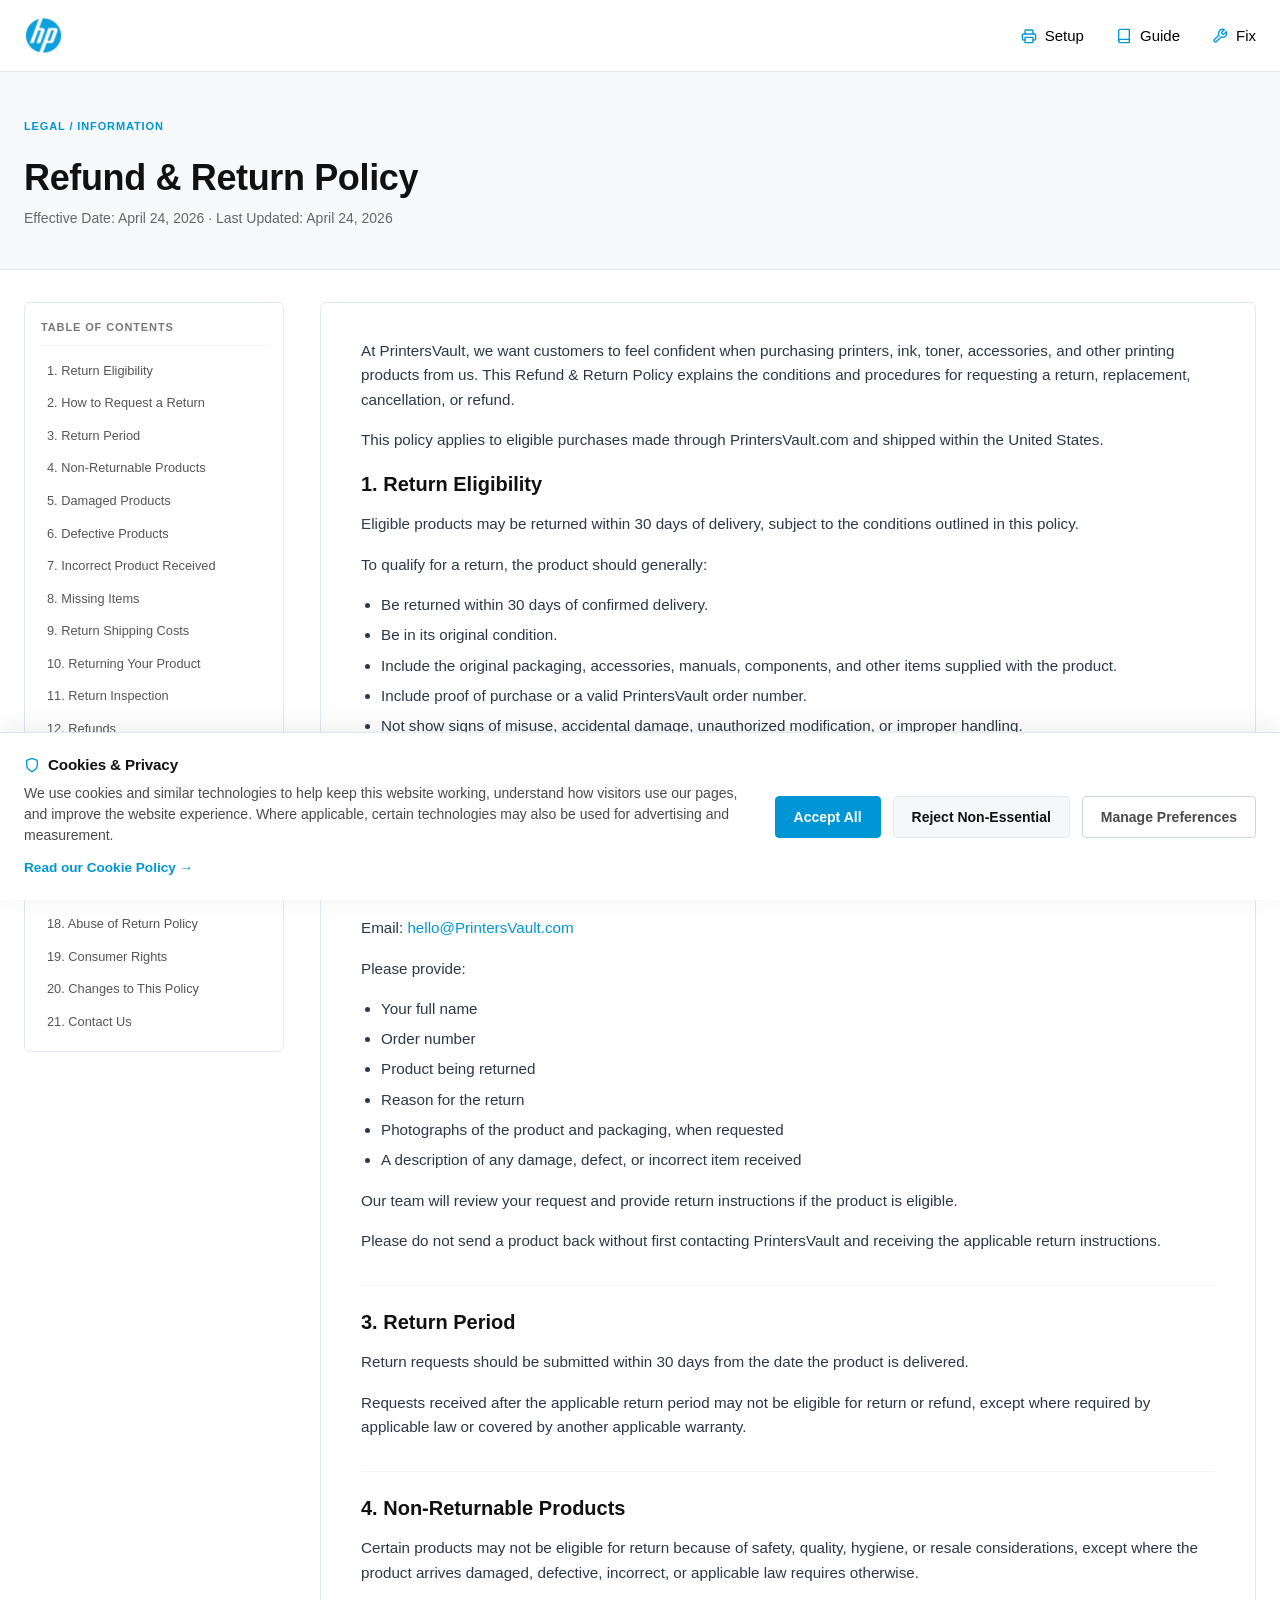
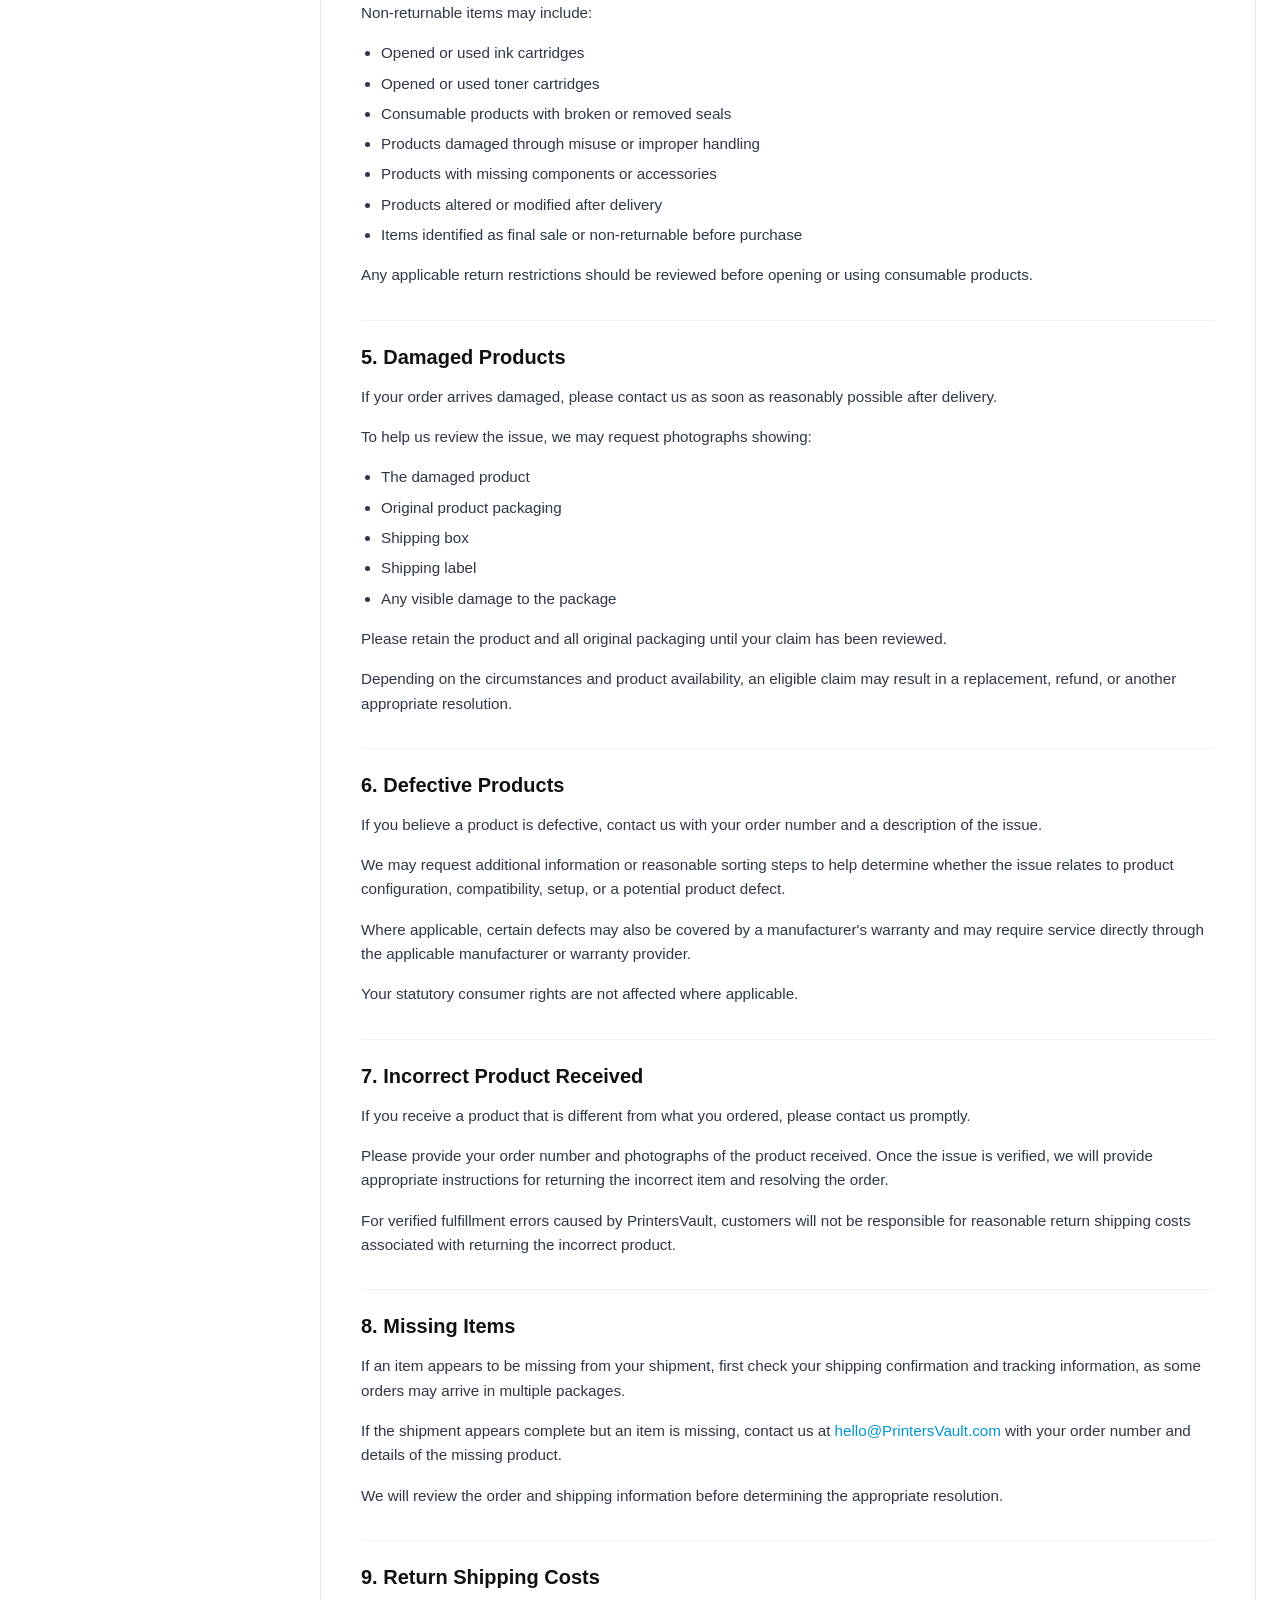
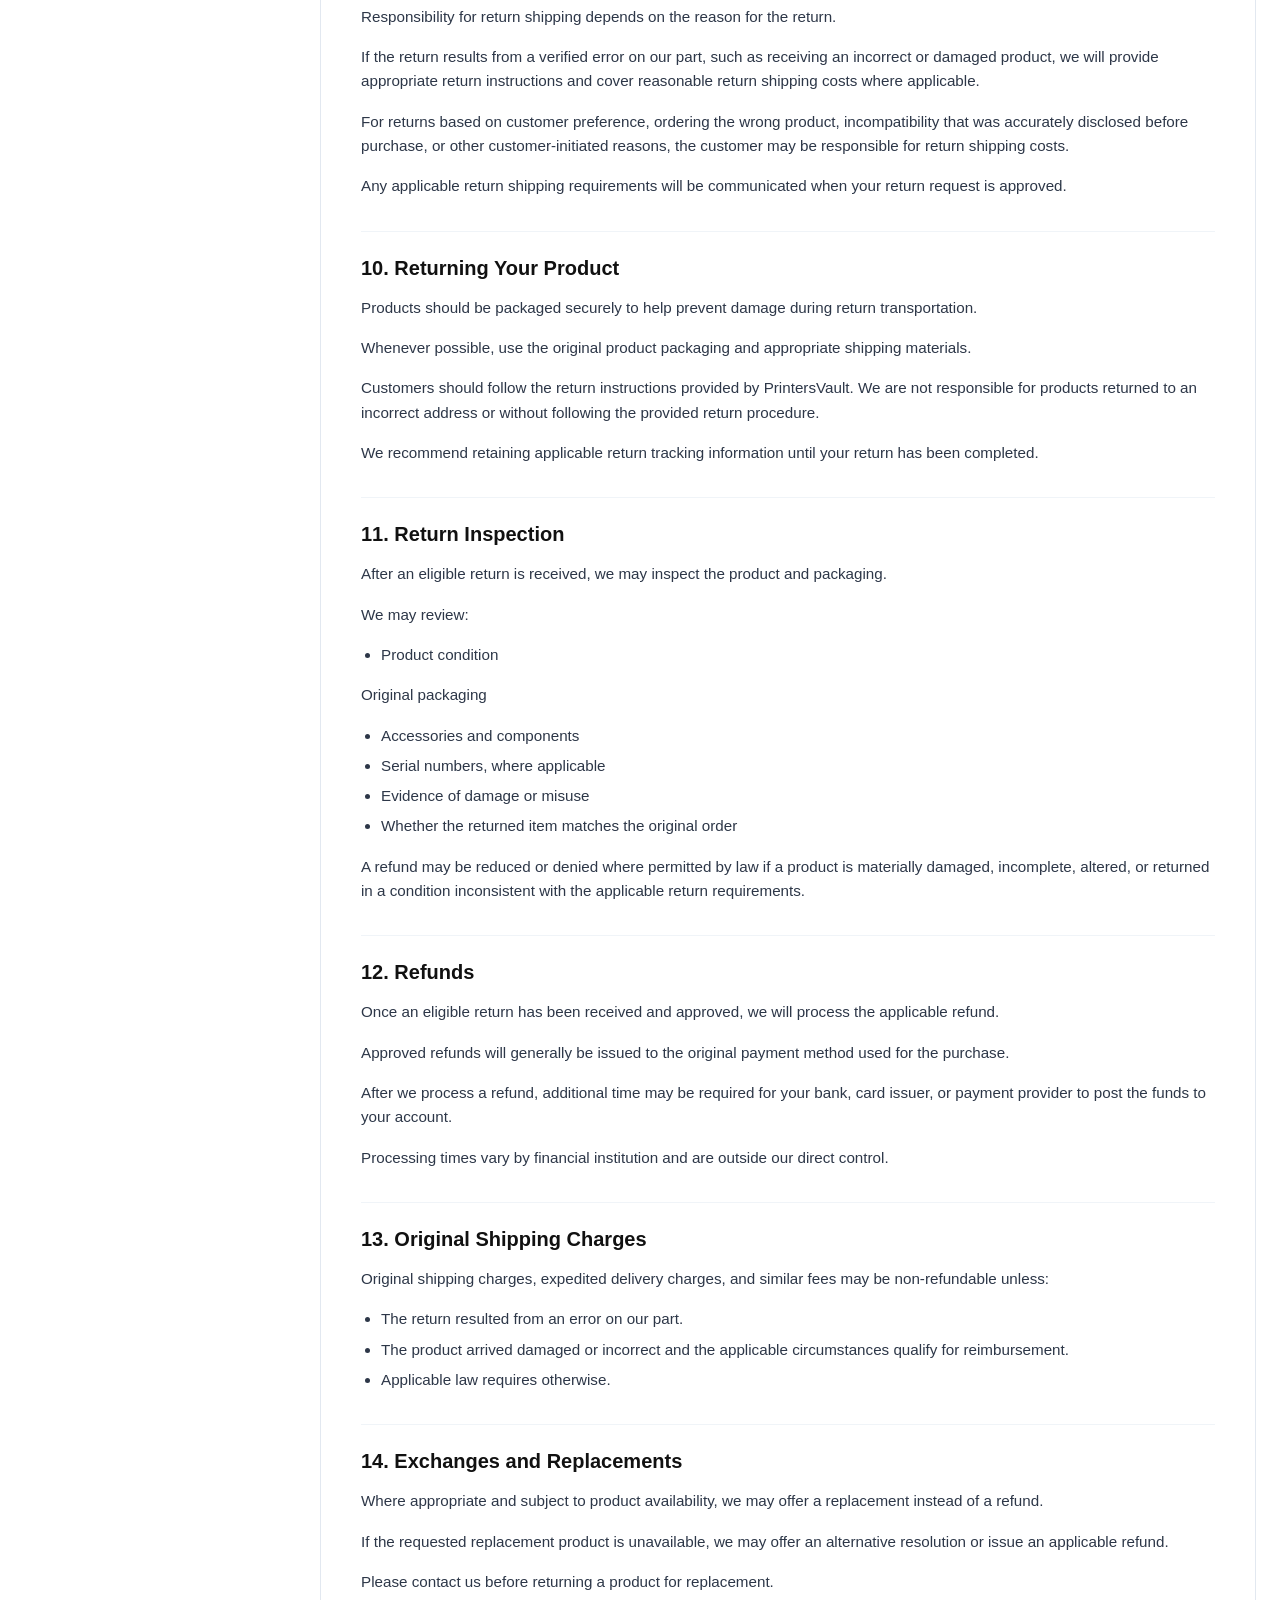
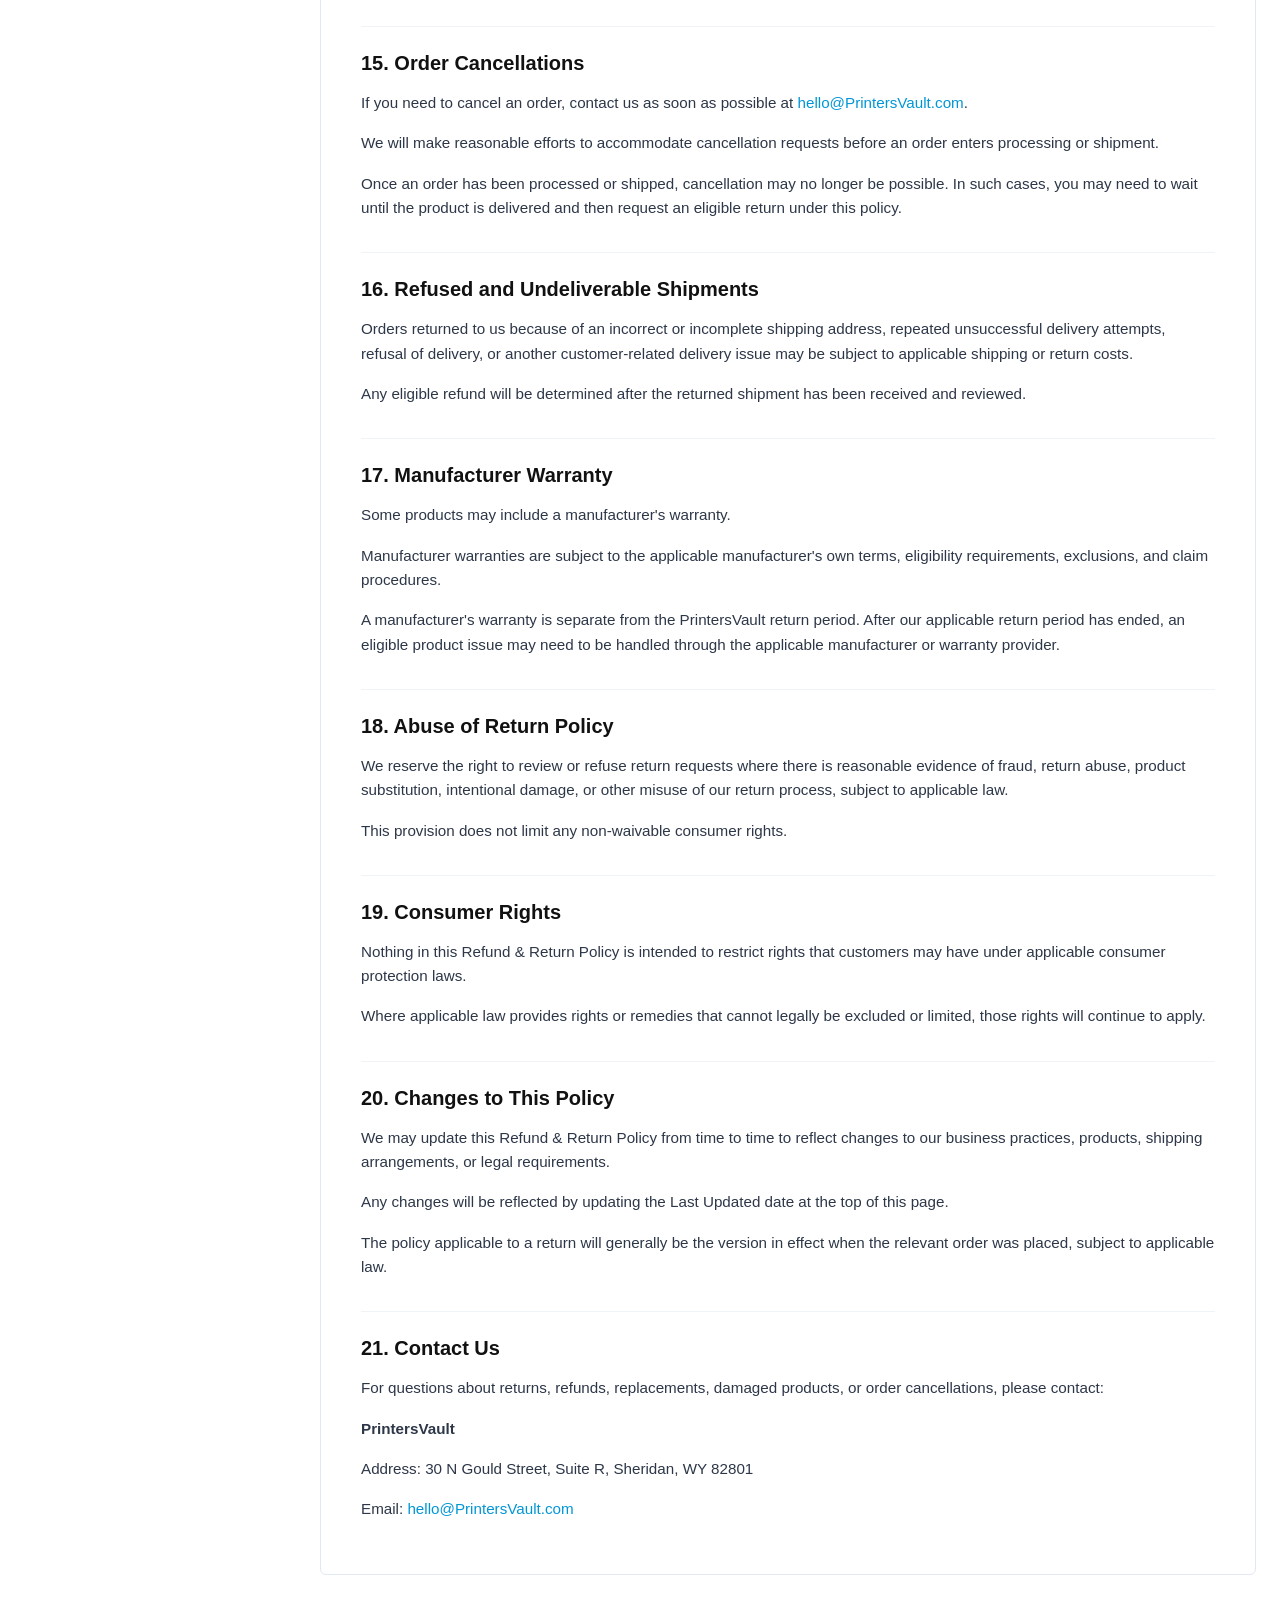
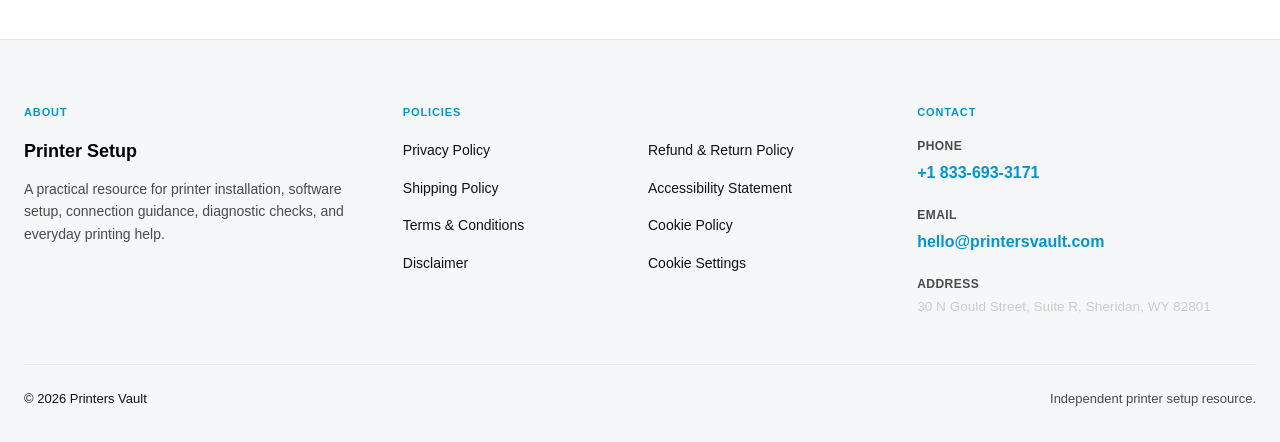
<file: refund-and-return-policy.html>
<!DOCTYPE html>
<html lang="en">
<head>
  <meta charset="UTF-8">
  <meta name="viewport" content="width=device-width, initial-scale=1.0">
  <title>Refund and Return Policy | Printer Setup</title>
  <meta name="description" content="Refund & Return Policy for PrintersVault. Learn about our policies, guidance, and commitments.">
  <meta name="robots" content="index, follow">
  <!-- Favicon -->
  <link rel="icon" type="image/svg+xml" href="assets/favicon/printer-favicon.svg">
  <link rel="icon" type="image/png" sizes="32x32" href="assets/favicon/printer-favicon-32.png">
  <link rel="apple-touch-icon" sizes="180x180" href="assets/favicon/printer-favicon-180.png">
  <link rel="stylesheet" href="css/style.css">
  <link rel="stylesheet" href="css/cookie-consent.css">
  <style>
    .policy-layout-grid {
      display: grid;
      grid-template-columns: 260px 1fr;
      gap: 36px;
      align-items: start;
      padding: 32px 0 64px 0;
    }
    .policy-sidebar {
      position: sticky;
      top: 90px;
      background: #FFFFFF;
      border: 1px solid #E2E8F0;
      border-radius: 6px;
      padding: 16px;
      max-height: calc(100vh - 120px);
      overflow-y: auto;
    }
    .toc-title {
      font-size: 11px;
      font-weight: 700;
      letter-spacing: 0.08em;
      text-transform: uppercase;
      color: #777777;
      margin: 0 0 12px 0;
      padding-bottom: 8px;
      border-bottom: 1px solid #F0F4F8;
    }
    .toc-list {
      list-style: none;
      padding: 0;
      margin: 0;
      display: flex;
      flex-direction: column;
      gap: 6px;
    }
    .toc-link {
      font-size: 0.8rem;
      color: #555555;
      text-decoration: none;
      display: block;
      padding: 4px 6px;
      border-radius: 4px;
      transition: all 0.2s ease;
      white-space: nowrap;
      overflow: hidden;
      text-overflow: ellipsis;
    }
    .toc-link:hover {
      color: var(--color-blue);
      background: #F7F9FA;
    }
    .policy-content-body {
      background: #FFFFFF;
      border: 1px solid #E2E8F0;
      border-radius: 6px;
      padding: 36px 40px;
      line-height: 1.6;
      color: #2D3748;
    }
    .policy-content-body h2 {
      font-size: 1.25rem;
      font-weight: 700;
      color: #111111;
      margin: 32px 0 12px 0;
      padding-top: 20px;
      border-top: 1px solid #F0F4F8;
    }
    .policy-content-body h2:first-of-type {
      margin-top: 0;
      padding-top: 0;
      border-top: none;
    }
    .policy-content-body h3 {
      font-size: 1.05rem;
      font-weight: 700;
      color: #2D3748;
      margin: 20px 0 10px 0;
    }
    .policy-content-body p {
      margin: 0 0 16px 0;
      font-size: 0.95rem;
    }
    .policy-content-body ul {
      margin: 0 0 16px 0;
      padding-left: 20px;
    }
    .policy-content-body li {
      margin-bottom: 6px;
      font-size: 0.95rem;
    }
    @media (max-width: 860px) {
      .policy-layout-grid {
        grid-template-columns: 1fr;
      }
      .policy-sidebar {
        display: none;
      }
      .policy-content-body {
        padding: 24px;
      }
    }
  </style>
</head>
<body>

      <!-- GLOBAL HEADER (72px, Left: Logo, Right Aligned: Setup / Guide / Fix) -->
  <header class="site-header" id="site-header">
    <div class="container header-container">
      <a href="index.html" class="brand-logo" aria-label="Printer Setup Portal Home">
        <img src="assets/logo.png" alt="Printer Setup Logo" class="brand-logo-img">
      </a>

      <div class="nav-desktop" aria-label="Primary Navigation">
        <span class="nav-item">
          <svg class="nav-icon" width="16" height="16" viewBox="0 0 24 24" fill="none" stroke="currentColor" stroke-width="2" stroke-linecap="round" stroke-linejoin="round" aria-hidden="true"><path d="M6 18H4a2 2 0 0 1-2-2v-5a2 2 0 0 1 2-2h16a2 2 0 0 1 2 2v5a2 2 0 0 1-2 2h-2"/><path d="M6 9V4a1 1 0 0 1 1-1h10a1 1 0 0 1 1 1v5"/><rect x="6" y="14" width="12" height="8" rx="1"/></svg>
          <span>Setup</span>
        </span>
        <span class="nav-item">
          <svg class="nav-icon" width="16" height="16" viewBox="0 0 24 24" fill="none" stroke="currentColor" stroke-width="2" stroke-linecap="round" stroke-linejoin="round" aria-hidden="true"><path d="M4 19.5A2.5 2.5 0 0 1 6.5 17H20"/><path d="M6.5 2H20v20H6.5A2.5 2.5 0 0 1 4 19.5v-15A2.5 2.5 0 0 1 6.5 2z"/></svg>
          <span>Guide</span>
        </span>
        <span class="nav-item">
          <svg class="nav-icon" width="16" height="16" viewBox="0 0 24 24" fill="none" stroke="currentColor" stroke-width="2" stroke-linecap="round" stroke-linejoin="round" aria-hidden="true"><path d="M14.7 6.3a1 1 0 0 0 0 1.4l1.6 1.6a1 1 0 0 0 1.4 0l3.77-3.77a6 6 0 0 1-7.94 7.94l-6.91 6.91a2.12 2.12 0 0 1-3-3l6.91-6.91a6 6 0 0 1 7.94-7.94l-3.76 3.76z"/></svg>
          <span>Fix</span>
        </span>
      </div>

      <div class="header-actions">
        <button class="mobile-toggle" aria-label="Toggle Navigation Menu" aria-expanded="false" aria-controls="mobile-nav-menu">
          <svg width="24" height="24" viewBox="0 0 24 24" fill="none" stroke="currentColor" stroke-width="2" stroke-linecap="round" stroke-linejoin="round">
            <line x1="3" y1="12" x2="21" y2="12"></line>
            <line x1="3" y1="6" x2="21" y2="6"></line>
            <line x1="3" y1="18" x2="21" y2="18"></line>
          </svg>
        </button>
      </div>
    </div>

    <!-- Mobile Navigation Drawer -->
    <div class="mobile-nav" id="mobile-nav-menu">
      <span class="nav-item">
        <svg class="nav-icon" width="16" height="16" viewBox="0 0 24 24" fill="none" stroke="currentColor" stroke-width="2" stroke-linecap="round" stroke-linejoin="round" aria-hidden="true"><path d="M6 18H4a2 2 0 0 1-2-2v-5a2 2 0 0 1 2-2h16a2 2 0 0 1 2 2v5a2 2 0 0 1-2 2h-2"/><path d="M6 9V4a1 1 0 0 1 1-1h10a1 1 0 0 1 1 1v5"/><rect x="6" y="14" width="12" height="8" rx="1"/></svg>
        <span>Setup</span>
      </span>
      <span class="nav-item">
        <svg class="nav-icon" width="16" height="16" viewBox="0 0 24 24" fill="none" stroke="currentColor" stroke-width="2" stroke-linecap="round" stroke-linejoin="round" aria-hidden="true"><path d="M4 19.5A2.5 2.5 0 0 1 6.5 17H20"/><path d="M6.5 2H20v20H6.5A2.5 2.5 0 0 1 4 19.5v-15A2.5 2.5 0 0 1 6.5 2z"/></svg>
        <span>Guide</span>
      </span>
      <span class="nav-item">
        <svg class="nav-icon" width="16" height="16" viewBox="0 0 24 24" fill="none" stroke="currentColor" stroke-width="2" stroke-linecap="round" stroke-linejoin="round" aria-hidden="true"><path d="M14.7 6.3a1 1 0 0 0 0 1.4l1.6 1.6a1 1 0 0 0 1.4 0l3.77-3.77a6 6 0 0 1-7.94 7.94l-6.91 6.91a2.12 2.12 0 0 1-3-3l6.91-6.91a6 6 0 0 1 7.94-7.94l-3.76 3.76z"/></svg>
        <span>Fix</span>
      </span>
    </div>
  </header>

  <main>
    <section class="policy-hero-section" style="background: #F7F9FA; padding: 40px 0; border-bottom: 1px solid #E2E8F0;">
      <div class="container">
        <span class="policy-eyebrow" style="font-size: 11px; font-weight: 700; letter-spacing: 0.08em; color: var(--color-blue); text-transform: uppercase;">LEGAL / INFORMATION</span>
        <h1 class="policy-page-title" style="font-size: 2.25rem; font-weight: 700; color: #111111; margin: 8px 0;">Refund & Return Policy</h1>
        <div style="font-size: 0.875rem; color: #666666;">
          <span>Effective Date: April 24, 2026</span> &middot; <span>Last Updated: April 24, 2026</span>
        </div>
      </div>
    </section>

    <div class="container policy-layout-grid">
      
      <!-- TABLE OF CONTENTS -->
      <aside class="policy-sidebar">
        <div class="toc-title">Table of Contents</div>
        <ul class="toc-list">
          <li><a href="#section-1" class="toc-link">1. Return Eligibility</a></li>
          <li><a href="#section-2" class="toc-link">2. How to Request a Return</a></li>
          <li><a href="#section-3" class="toc-link">3. Return Period</a></li>
          <li><a href="#section-4" class="toc-link">4. Non-Returnable Products</a></li>
          <li><a href="#section-5" class="toc-link">5. Damaged Products</a></li>
          <li><a href="#section-6" class="toc-link">6. Defective Products</a></li>
          <li><a href="#section-7" class="toc-link">7. Incorrect Product Received</a></li>
          <li><a href="#section-8" class="toc-link">8. Missing Items</a></li>
          <li><a href="#section-9" class="toc-link">9. Return Shipping Costs</a></li>
          <li><a href="#section-10" class="toc-link">10. Returning Your Product</a></li>
          <li><a href="#section-11" class="toc-link">11. Return Inspection</a></li>
          <li><a href="#section-12" class="toc-link">12. Refunds</a></li>
          <li><a href="#section-13" class="toc-link">13. Original Shipping Charges</a></li>
          <li><a href="#section-14" class="toc-link">14. Exchanges and Replacements</a></li>
          <li><a href="#section-15" class="toc-link">15. Order Cancellations</a></li>
          <li><a href="#section-16" class="toc-link">16. Refused and Undeliverable Shipments</a></li>
          <li><a href="#section-17" class="toc-link">17. Manufacturer Warranty</a></li>
          <li><a href="#section-18" class="toc-link">18. Abuse of Return Policy</a></li>
          <li><a href="#section-19" class="toc-link">19. Consumer Rights</a></li>
          <li><a href="#section-20" class="toc-link">20. Changes to This Policy</a></li>
          <li><a href="#section-21" class="toc-link">21. Contact Us</a></li>
        </ul>
      </aside>

      <!-- POLICY CONTENT BODY -->
      <article class="policy-content-body">
        <p>At PrintersVault, we want customers to feel confident when purchasing printers, ink, toner, accessories, and other printing products from us. This Refund & Return Policy explains the conditions and procedures for requesting a return, replacement, cancellation, or refund.</p>
        <p>This policy applies to eligible purchases made through PrintersVault.com and shipped within the United States.</p>
        <h2 id="section-1">1. Return Eligibility</h2>
        <p>Eligible products may be returned within 30 days of delivery, subject to the conditions outlined in this policy.</p>
        <p>To qualify for a return, the product should generally:</p>
        <ul>
          <li>Be returned within 30 days of confirmed delivery.</li>
          <li>Be in its original condition.</li>
          <li>Include the original packaging, accessories, manuals, components, and other items supplied with the product.</li>
          <li>Include proof of purchase or a valid PrintersVault order number.</li>
          <li>Not show signs of misuse, accidental damage, unauthorized modification, or improper handling.</li>
        </ul>
        <p>We reserve the right to inspect returned products before approving a refund or replacement.</p>
        <h2 id="section-2">2. How to Request a Return</h2>
        <p>Before sending a product back, please contact us at:</p>
        <p>Email: <a href="mailto:hello@PrintersVault.com" style="color: var(--color-blue);">hello@PrintersVault.com</a></p>
        <p>Please provide:</p>
        <ul>
          <li>Your full name</li>
          <li>Order number</li>
          <li>Product being returned</li>
          <li>Reason for the return</li>
          <li>Photographs of the product and packaging, when requested</li>
          <li>A description of any damage, defect, or incorrect item received</li>
        </ul>
        <p>Our team will review your request and provide return instructions if the product is eligible.</p>
        <p>Please do not send a product back without first contacting PrintersVault and receiving the applicable return instructions.</p>
        <h2 id="section-3">3. Return Period</h2>
        <p>Return requests should be submitted within 30 days from the date the product is delivered.</p>
        <p>Requests received after the applicable return period may not be eligible for return or refund, except where required by applicable law or covered by another applicable warranty.</p>
        <h2 id="section-4">4. Non-Returnable Products</h2>
        <p>Certain products may not be eligible for return because of safety, quality, hygiene, or resale considerations, except where the product arrives damaged, defective, incorrect, or applicable law requires otherwise.</p>
        <p>Non-returnable items may include:</p>
        <ul>
          <li>Opened or used ink cartridges</li>
          <li>Opened or used toner cartridges</li>
          <li>Consumable products with broken or removed seals</li>
          <li>Products damaged through misuse or improper handling</li>
          <li>Products with missing components or accessories</li>
          <li>Products altered or modified after delivery</li>
          <li>Items identified as final sale or non-returnable before purchase</li>
        </ul>
        <p>Any applicable return restrictions should be reviewed before opening or using consumable products.</p>
        <h2 id="section-5">5. Damaged Products</h2>
        <p>If your order arrives damaged, please contact us as soon as reasonably possible after delivery.</p>
        <p>To help us review the issue, we may request photographs showing:</p>
        <ul>
          <li>The damaged product</li>
          <li>Original product packaging</li>
          <li>Shipping box</li>
          <li>Shipping label</li>
          <li>Any visible damage to the package</li>
        </ul>
        <p>Please retain the product and all original packaging until your claim has been reviewed.</p>
        <p>Depending on the circumstances and product availability, an eligible claim may result in a replacement, refund, or another appropriate resolution.</p>
        <h2 id="section-6">6. Defective Products</h2>
        <p>If you believe a product is defective, contact us with your order number and a description of the issue.</p>
        <p>We may request additional information or reasonable sorting steps to help determine whether the issue relates to product configuration, compatibility, setup, or a potential product defect.</p>
        <p>Where applicable, certain defects may also be covered by a manufacturer's warranty and may require service directly through the applicable manufacturer or warranty provider.</p>
        <p>Your statutory consumer rights are not affected where applicable.</p>
        <h2 id="section-7">7. Incorrect Product Received</h2>
        <p>If you receive a product that is different from what you ordered, please contact us promptly.</p>
        <p>Please provide your order number and photographs of the product received. Once the issue is verified, we will provide appropriate instructions for returning the incorrect item and resolving the order.</p>
        <p>For verified fulfillment errors caused by PrintersVault, customers will not be responsible for reasonable return shipping costs associated with returning the incorrect product.</p>
        <h2 id="section-8">8. Missing Items</h2>
        <p>If an item appears to be missing from your shipment, first check your shipping confirmation and tracking information, as some orders may arrive in multiple packages.</p>
        <p>If the shipment appears complete but an item is missing, contact us at <a href="mailto:hello@PrintersVault.com" style="color: var(--color-blue);">hello@PrintersVault.com</a> with your order number and details of the missing product.</p>
        <p>We will review the order and shipping information before determining the appropriate resolution.</p>
        <h2 id="section-9">9. Return Shipping Costs</h2>
        <p>Responsibility for return shipping depends on the reason for the return.</p>
        <p>If the return results from a verified error on our part, such as receiving an incorrect or damaged product, we will provide appropriate return instructions and cover reasonable return shipping costs where applicable.</p>
        <p>For returns based on customer preference, ordering the wrong product, incompatibility that was accurately disclosed before purchase, or other customer-initiated reasons, the customer may be responsible for return shipping costs.</p>
        <p>Any applicable return shipping requirements will be communicated when your return request is approved.</p>
        <h2 id="section-10">10. Returning Your Product</h2>
        <p>Products should be packaged securely to help prevent damage during return transportation.</p>
        <p>Whenever possible, use the original product packaging and appropriate shipping materials.</p>
        <p>Customers should follow the return instructions provided by PrintersVault. We are not responsible for products returned to an incorrect address or without following the provided return procedure.</p>
        <p>We recommend retaining applicable return tracking information until your return has been completed.</p>
        <h2 id="section-11">11. Return Inspection</h2>
        <p>After an eligible return is received, we may inspect the product and packaging.</p>
        <p>We may review:</p>
        <ul>
          <li>Product condition</li>
        </ul>
        <p>Original packaging</p>
        <ul>
          <li>Accessories and components</li>
          <li>Serial numbers, where applicable</li>
          <li>Evidence of damage or misuse</li>
          <li>Whether the returned item matches the original order</li>
        </ul>
        <p>A refund may be reduced or denied where permitted by law if a product is materially damaged, incomplete, altered, or returned in a condition inconsistent with the applicable return requirements.</p>
        <h2 id="section-12">12. Refunds</h2>
        <p>Once an eligible return has been received and approved, we will process the applicable refund.</p>
        <p>Approved refunds will generally be issued to the original payment method used for the purchase.</p>
        <p>After we process a refund, additional time may be required for your bank, card issuer, or payment provider to post the funds to your account.</p>
        <p>Processing times vary by financial institution and are outside our direct control.</p>
        <h2 id="section-13">13. Original Shipping Charges</h2>
        <p>Original shipping charges, expedited delivery charges, and similar fees may be non-refundable unless:</p>
        <ul>
          <li>The return resulted from an error on our part.</li>
          <li>The product arrived damaged or incorrect and the applicable circumstances qualify for reimbursement.</li>
          <li>Applicable law requires otherwise.</li>
        </ul>
        <h2 id="section-14">14. Exchanges and Replacements</h2>
        <p>Where appropriate and subject to product availability, we may offer a replacement instead of a refund.</p>
        <p>If the requested replacement product is unavailable, we may offer an alternative resolution or issue an applicable refund.</p>
        <p>Please contact us before returning a product for replacement.</p>
        <h2 id="section-15">15. Order Cancellations</h2>
        <p>If you need to cancel an order, contact us as soon as possible at <a href="mailto:hello@PrintersVault.com" style="color: var(--color-blue);">hello@PrintersVault.com</a>.</p>
        <p>We will make reasonable efforts to accommodate cancellation requests before an order enters processing or shipment.</p>
        <p>Once an order has been processed or shipped, cancellation may no longer be possible. In such cases, you may need to wait until the product is delivered and then request an eligible return under this policy.</p>
        <h2 id="section-16">16. Refused and Undeliverable Shipments</h2>
        <p>Orders returned to us because of an incorrect or incomplete shipping address, repeated unsuccessful delivery attempts, refusal of delivery, or another customer-related delivery issue may be subject to applicable shipping or return costs.</p>
        <p>Any eligible refund will be determined after the returned shipment has been received and reviewed.</p>
        <h2 id="section-17">17. Manufacturer Warranty</h2>
        <p>Some products may include a manufacturer's warranty.</p>
        <p>Manufacturer warranties are subject to the applicable manufacturer's own terms, eligibility requirements, exclusions, and claim procedures.</p>
        <p>A manufacturer's warranty is separate from the PrintersVault return period. After our applicable return period has ended, an eligible product issue may need to be handled through the applicable manufacturer or warranty provider.</p>
        <h2 id="section-18">18. Abuse of Return Policy</h2>
        <p>We reserve the right to review or refuse return requests where there is reasonable evidence of fraud, return abuse, product substitution, intentional damage, or other misuse of our return process, subject to applicable law.</p>
        <p>This provision does not limit any non-waivable consumer rights.</p>
        <h2 id="section-19">19. Consumer Rights</h2>
        <p>Nothing in this Refund & Return Policy is intended to restrict rights that customers may have under applicable consumer protection laws.</p>
        <p>Where applicable law provides rights or remedies that cannot legally be excluded or limited, those rights will continue to apply.</p>
        <h2 id="section-20">20. Changes to This Policy</h2>
        <p>We may update this Refund & Return Policy from time to time to reflect changes to our business practices, products, shipping arrangements, or legal requirements.</p>
        <p>Any changes will be reflected by updating the Last Updated date at the top of this page.</p>
        <p>The policy applicable to a return will generally be the version in effect when the relevant order was placed, subject to applicable law.</p>
        <h2 id="section-21">21. Contact Us</h2>
        <p>For questions about returns, refunds, replacements, damaged products, or order cancellations, please contact:</p>
        <p><strong>PrintersVault</strong></p>
        <p>Address: 30 N Gould Street, Suite R, Sheridan, WY 82801</p>
        <p>Email: <a href="mailto:hello@PrintersVault.com" style="color: var(--color-blue);">hello@PrintersVault.com</a></p>
      </article>

    </div>
  </main>

  <!-- SITE FOOTER -->
  <footer class="site-footer">
    <div class="container">
      <div class="footer-columns-grid">
        <!-- COLUMN 01 — ABOUT -->
        <div class="footer-col">
          <span class="footer-col-eyebrow">ABOUT</span>
          <h3 class="footer-col-title">Printer Setup</h3>
          <p class="footer-about-text">A practical resource for printer installation, software setup, connection guidance, diagnostic checks, and everyday printing help.</p>
        </div>

        <!-- COLUMN 02 — POLICIES -->
        <div class="footer-col">
          <span class="footer-col-eyebrow">POLICIES</span>
          <div class="footer-policies-grid" style="display: grid; grid-template-columns: repeat(2, minmax(0, 1fr)); gap: 8px 16px;">
            <ul class="footer-links-list" style="margin:0; padding:0;">
              <li><a href="privacy-policy.html">Privacy Policy</a></li>
              <li><a href="shipping-policy.html">Shipping Policy</a></li>
              <li><a href="terms-and-conditions.html">Terms &amp; Conditions</a></li>
              <li><a href="disclaimer.html">Disclaimer</a></li>
            </ul>
            <ul class="footer-links-list" style="margin:0; padding:0;">
              <li><a href="refund-and-return-policy.html">Refund &amp; Return Policy</a></li>
              <li><a href="accessibility-statement.html">Accessibility Statement</a></li>
              <li><a href="cookie-policy.html">Cookie Policy</a></li>
              <li><button type="button" class="cookie-settings-trigger">Cookie Settings</button></li>
            </ul>
          </div>
        </div>

        <!-- COLUMN 03 — CONTACT -->
        <div class="footer-col">
          <span class="footer-col-eyebrow">CONTACT</span>
          <div class="footer-contact-block">
            <div class="footer-contact-item">
              <span class="contact-label">Phone</span>
              <a href="tel:+1 833-693-3171" class="contact-value-link">+1 833-693-3171</a>
            </div>
            <div class="footer-contact-item" style="margin-top: 8px;">
              <span class="contact-label">Email</span>
              <a href="mailto:hello@printersvault.com" class="contact-value-link">hello@printersvault.com</a>
            </div>
            <div class="footer-contact-item" style="margin-top: 8px;">
              <span class="contact-label">Address</span>
              <span class="contact-value-text" style="font-size: 0.85rem; color: #CCCCCC; display: block; line-height: 1.35;">30 N Gould Street, Suite R, Sheridan, WY 82801</span>
            </div>
          </div>
        </div>
      </div>

      <!-- FOOTER BOTTOM BAR -->
      <div class="footer-bottom-bar">
        <div class="footer-copy-text">&copy; 2026 Printers Vault</div>
        <div class="footer-meta-text">Independent printer setup resource.</div>
      </div>
    </div>
  </footer>

  <script src="js/site-config.js"></script>
  <script src="js/main.js"></script>
  <script src="js/cookie-consent.js"></script>
</body>
</html>
</file>
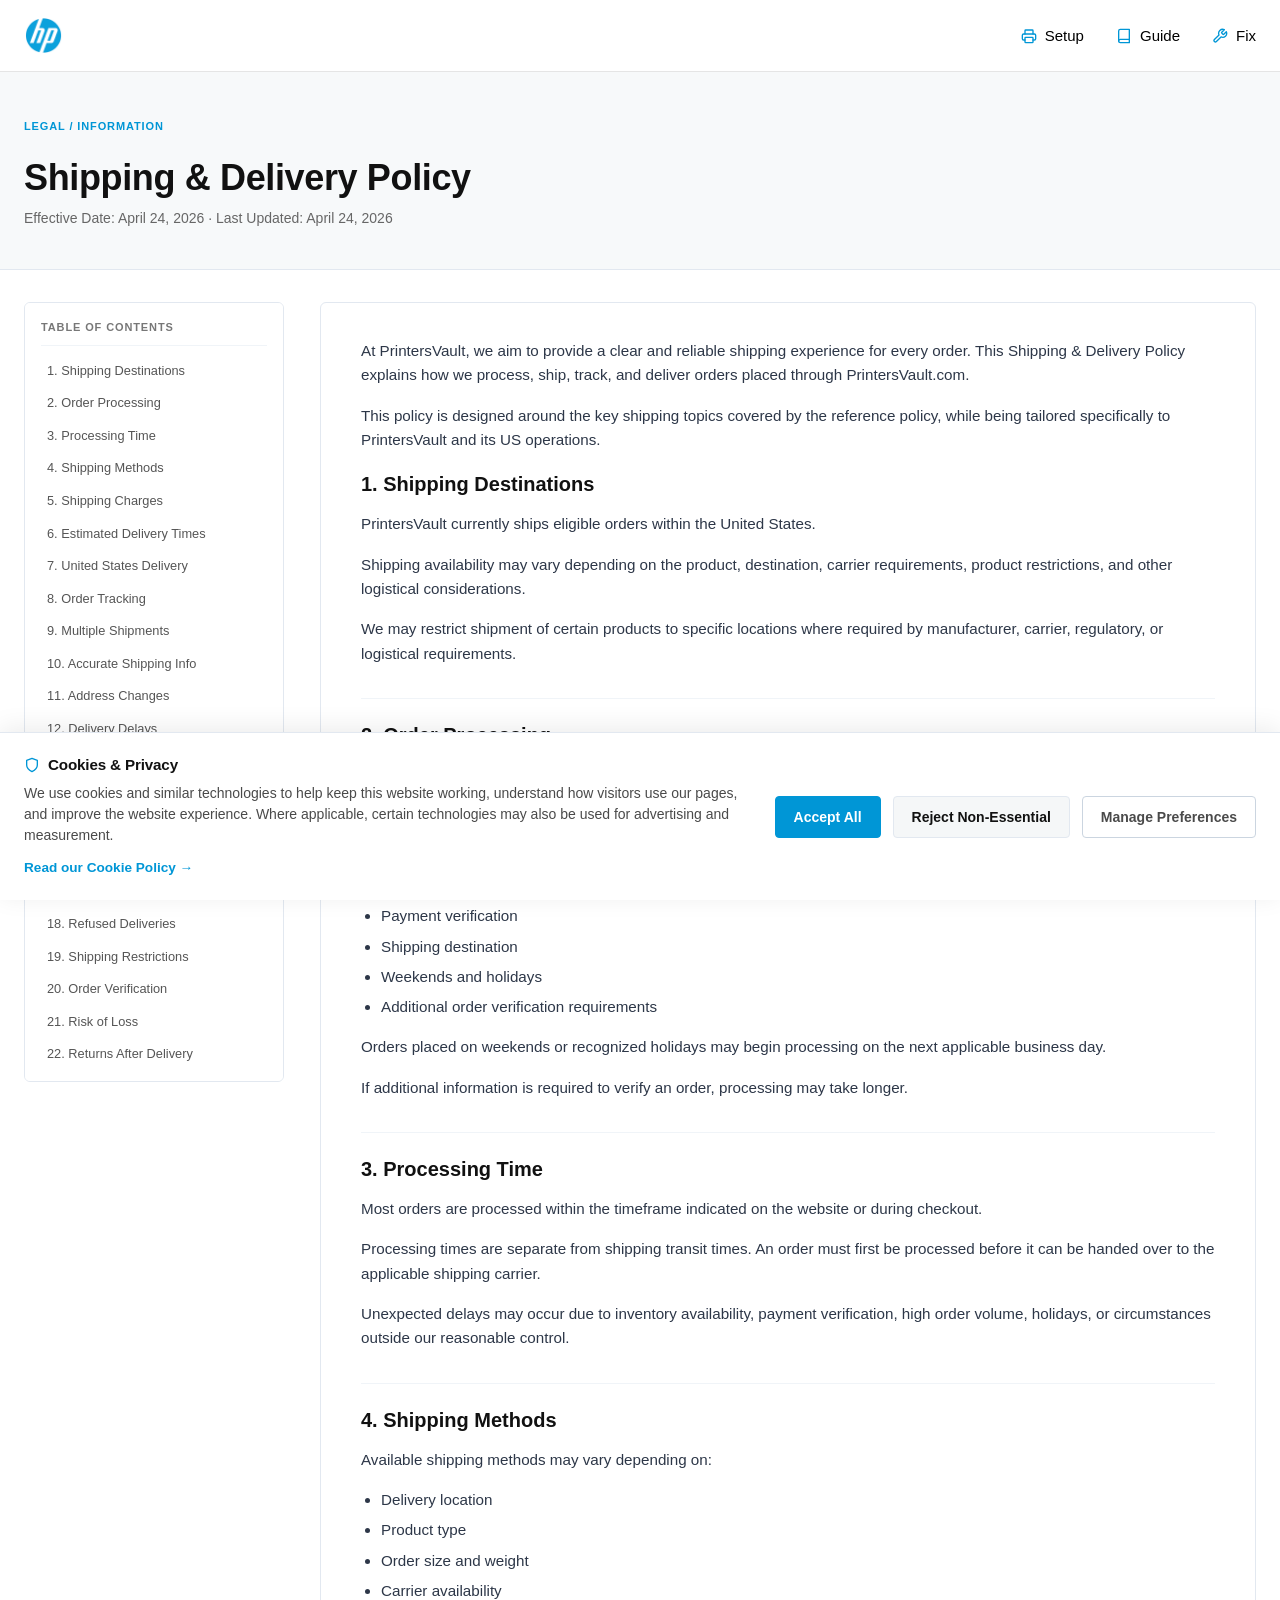
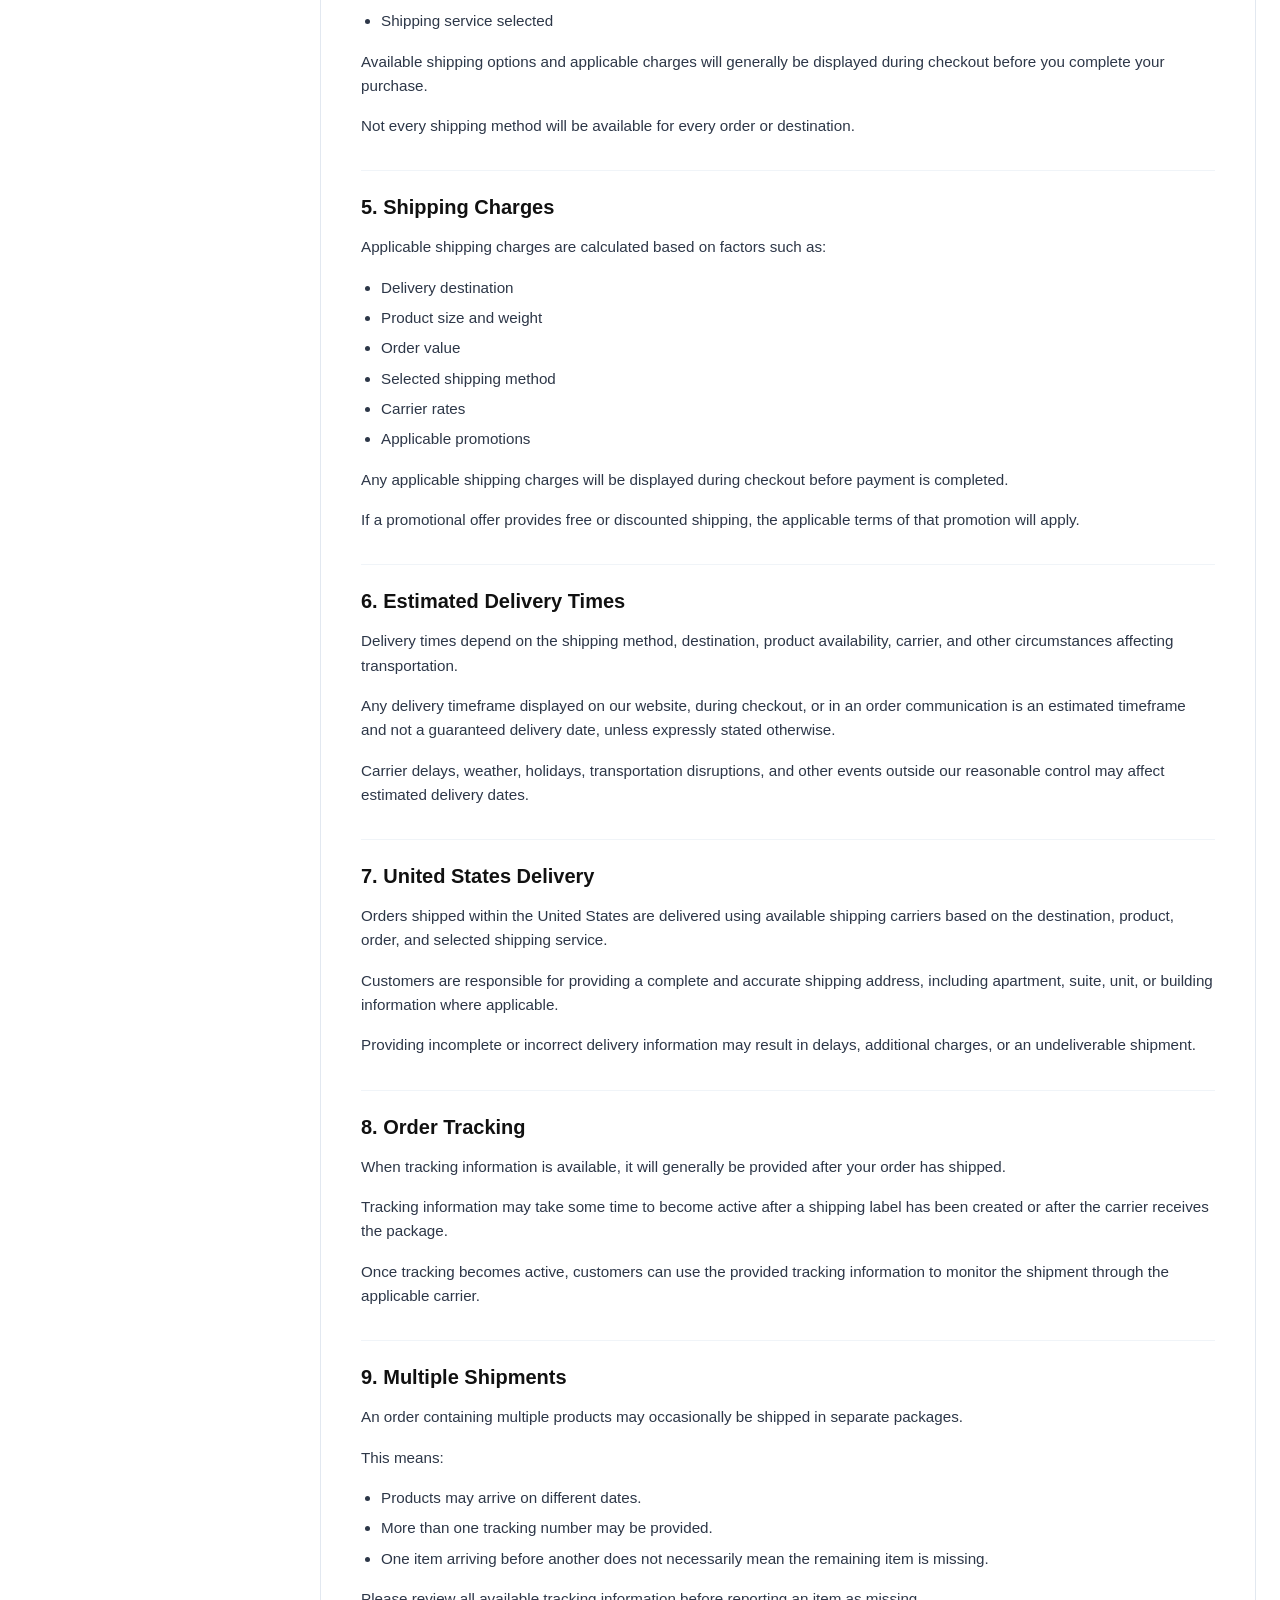
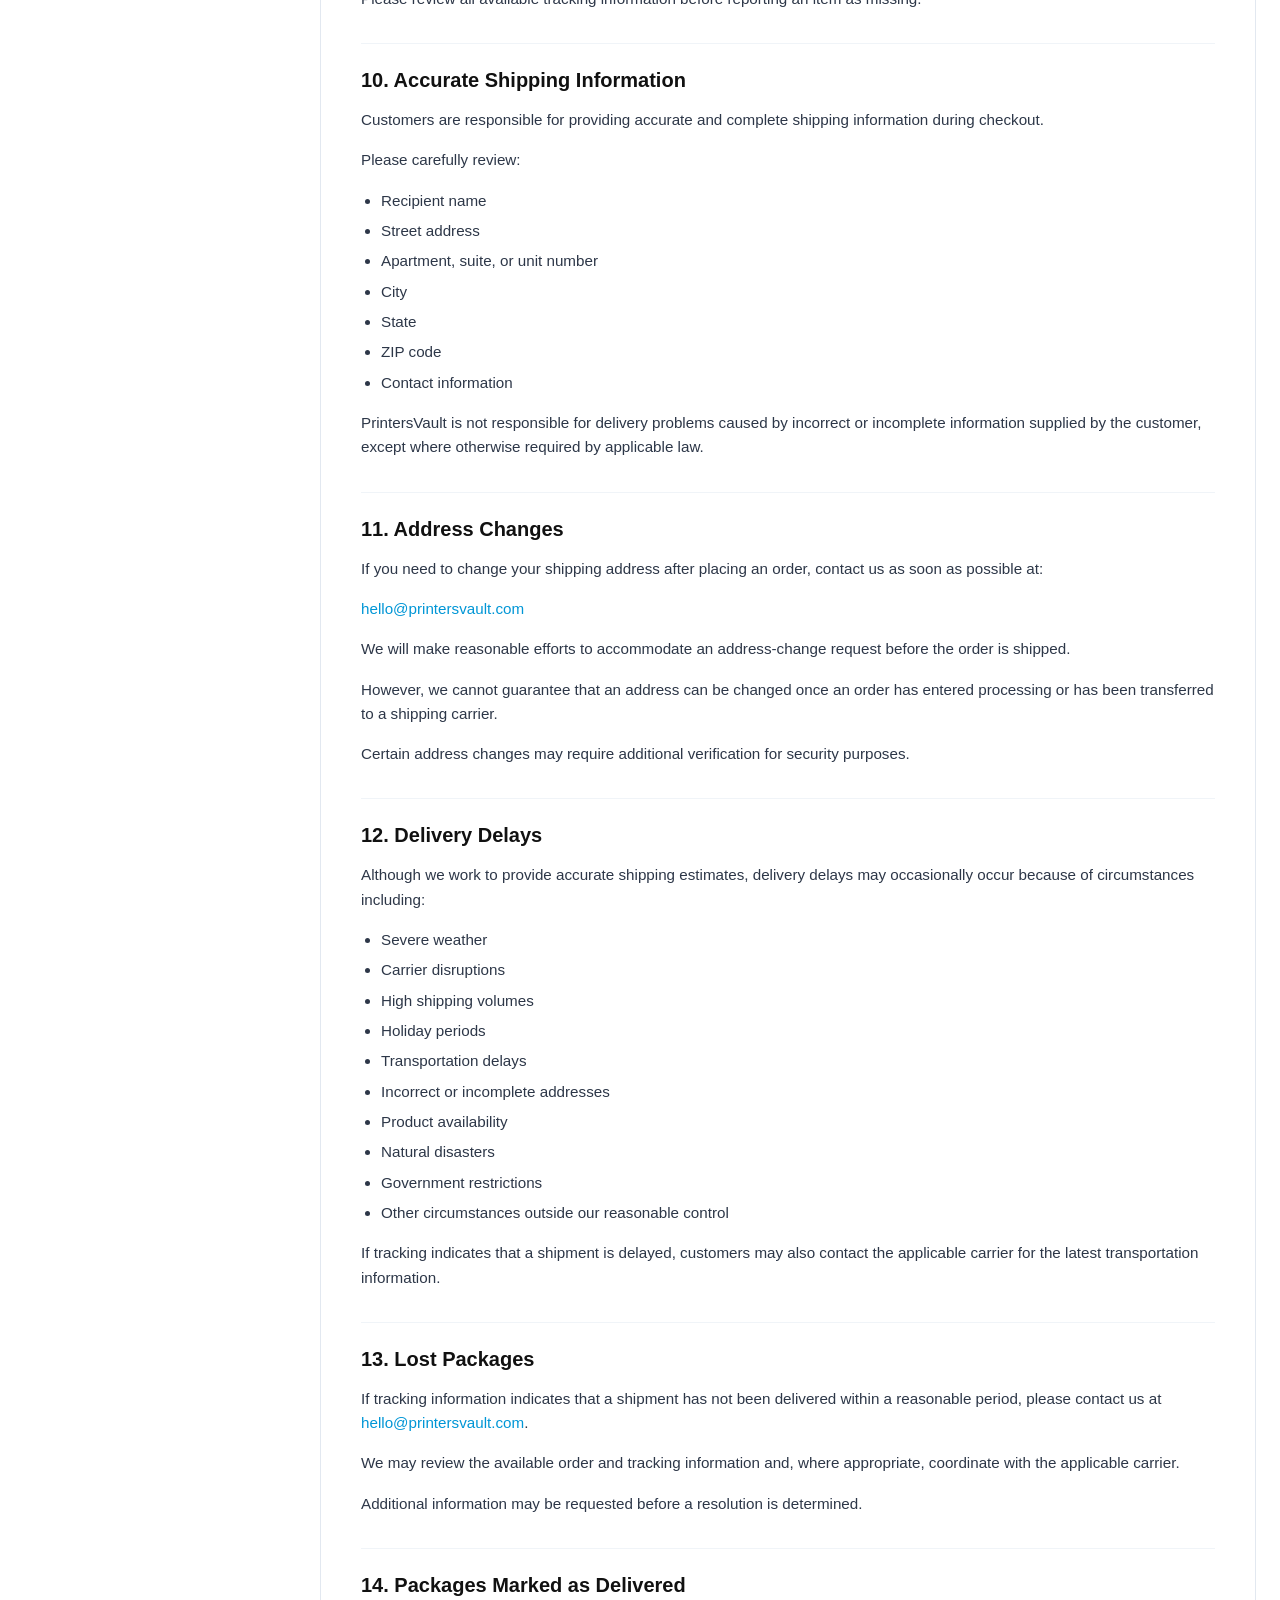
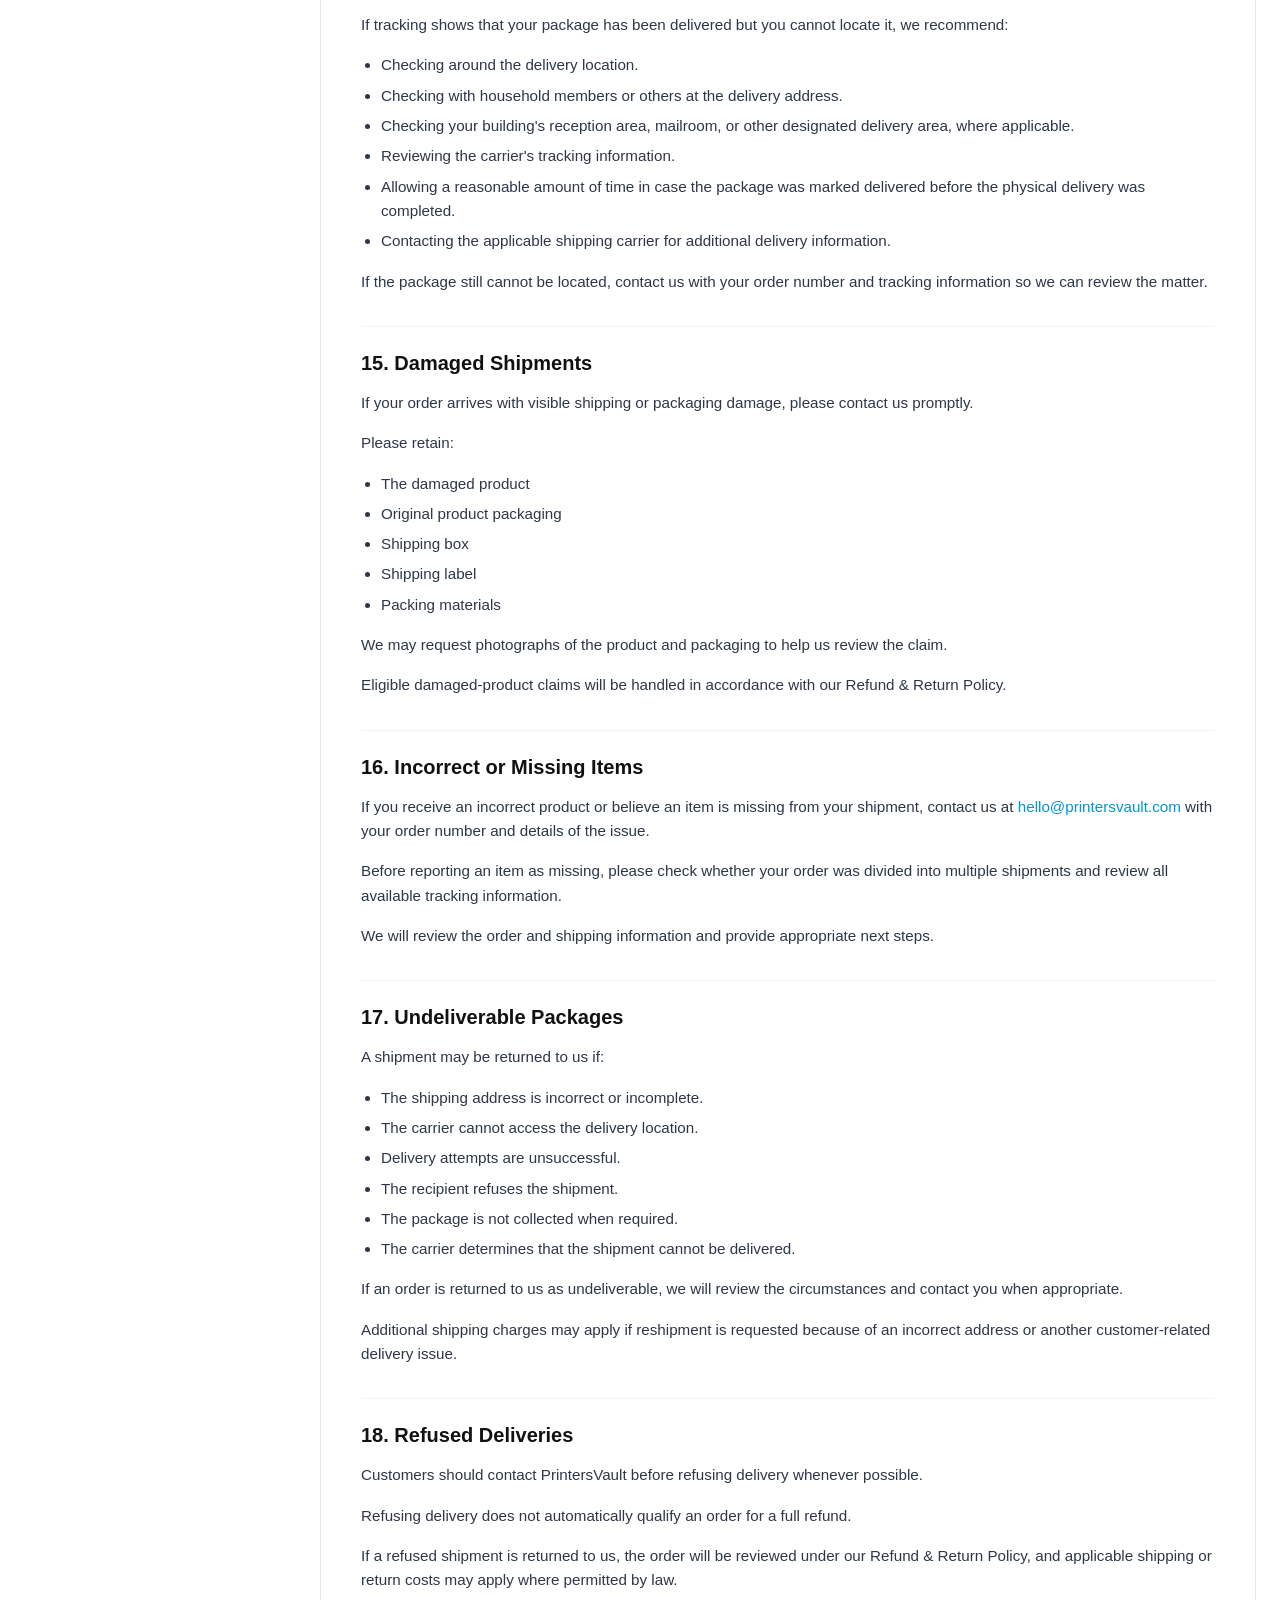
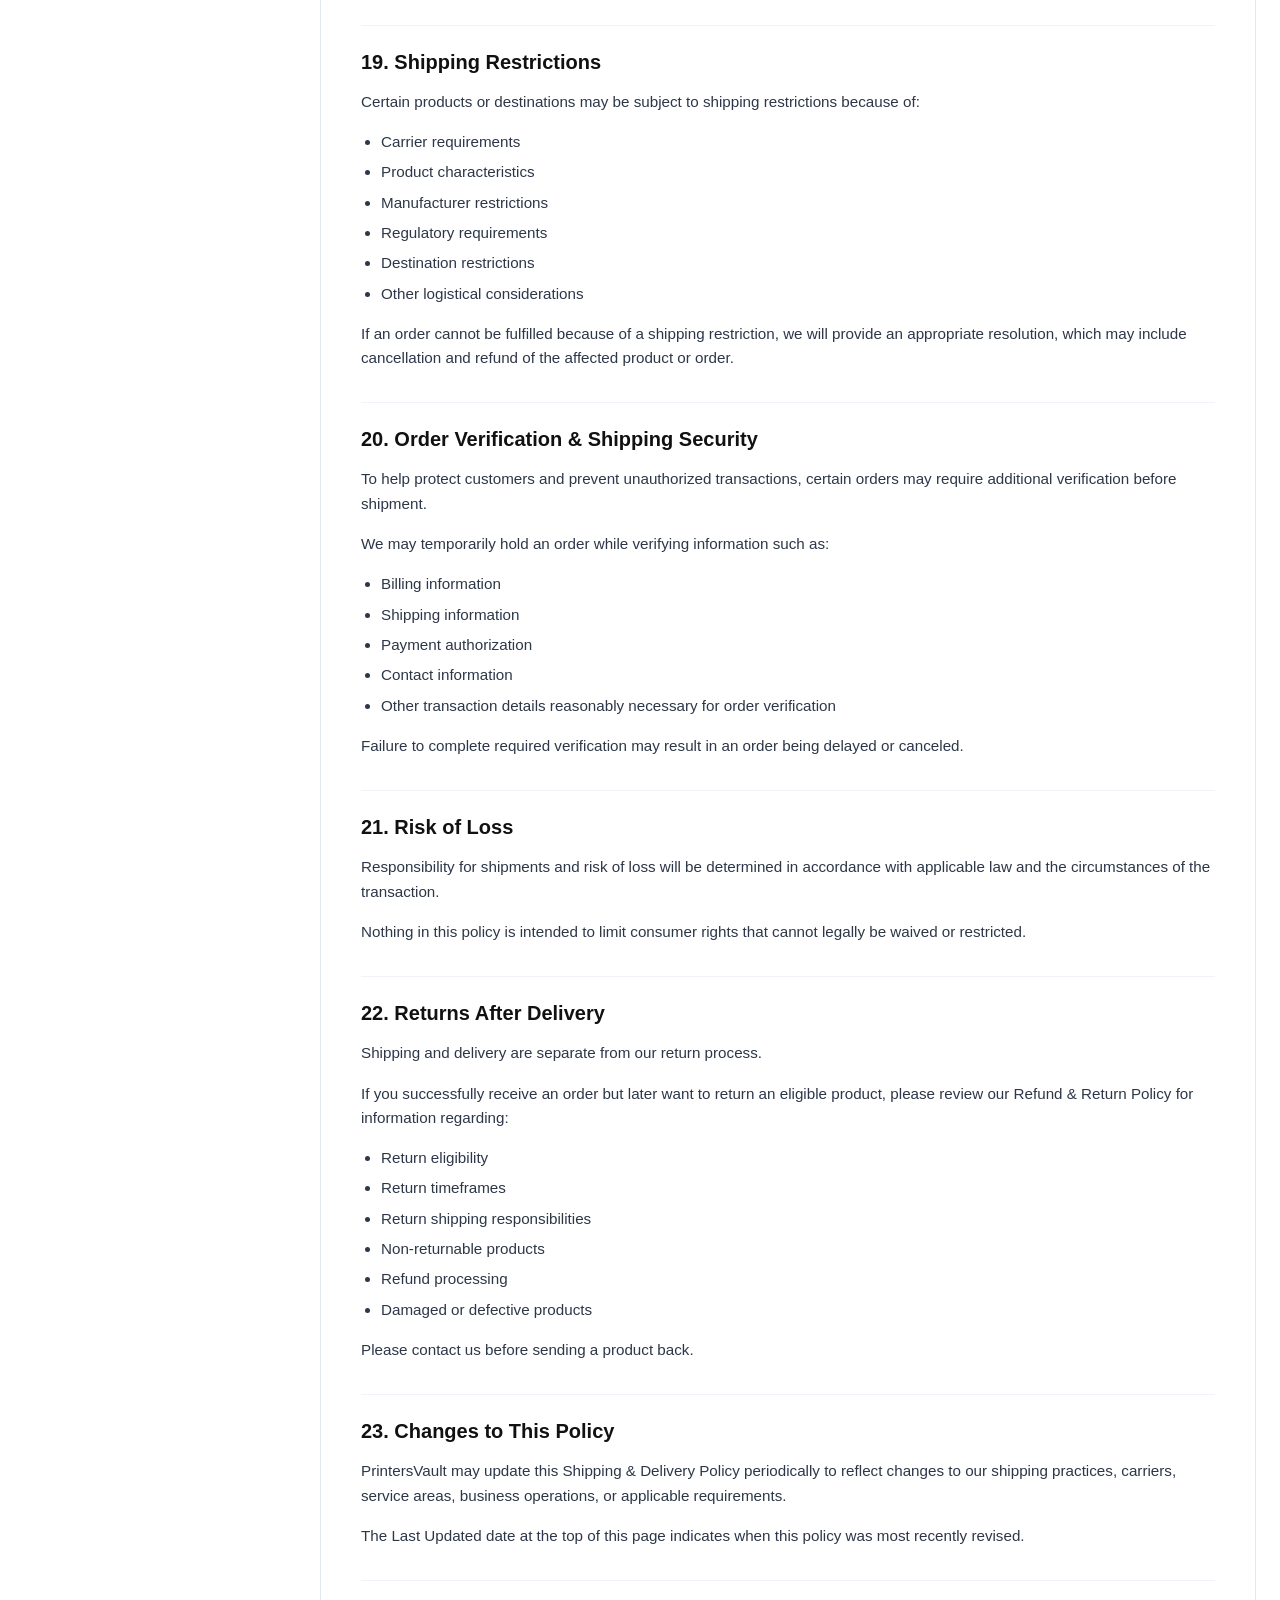
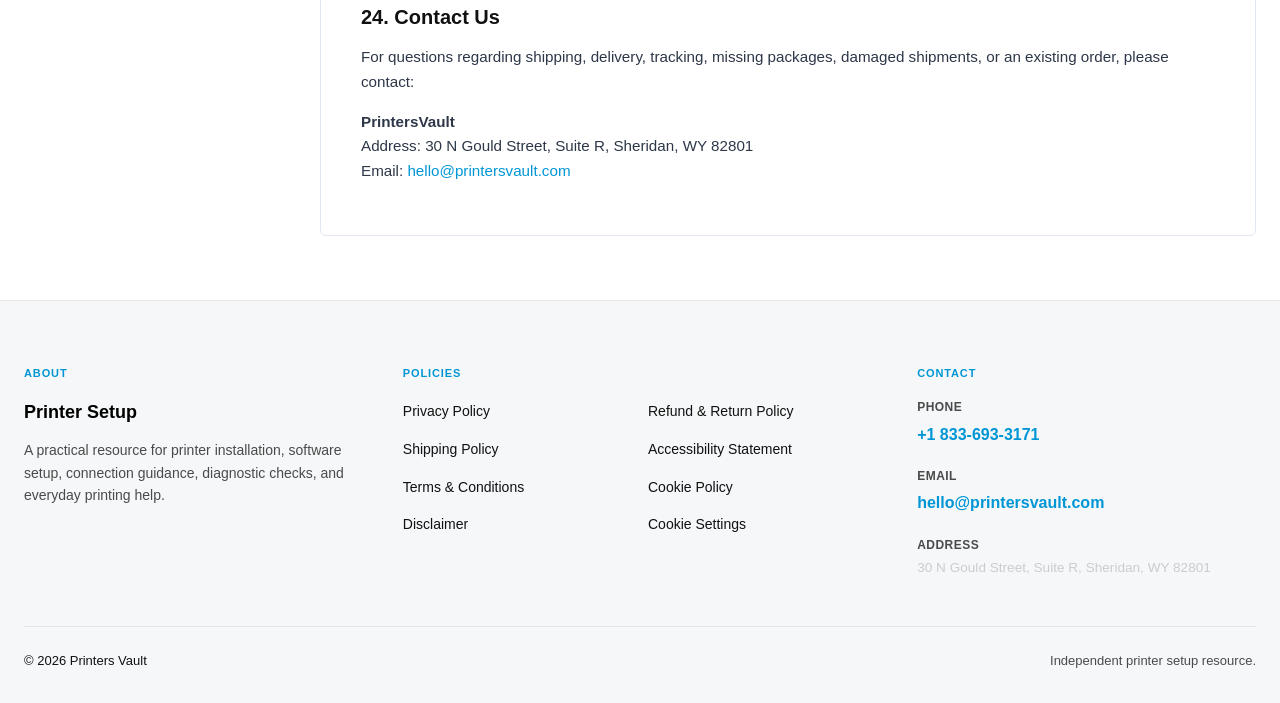
<file: shipping-policy.html>
<!DOCTYPE html>
<html lang="en">
<head>
  <meta charset="UTF-8">
  <meta name="viewport" content="width=device-width, initial-scale=1.0">
  <title>Shipping Policy | Printer Setup</title>
  <meta name="description" content="Shipping &amp; Delivery Policy for PrintersVault. Learn about order processing, shipping methods, and delivery terms.">
  <meta name="robots" content="index, follow">
  <!-- Favicon -->
  <link rel="icon" type="image/svg+xml" href="assets/favicon/printer-favicon.svg">
  <link rel="icon" type="image/png" sizes="32x32" href="assets/favicon/printer-favicon-32.png">
  <link rel="apple-touch-icon" sizes="180x180" href="assets/favicon/printer-favicon-180.png">
  <link rel="stylesheet" href="css/style.css">
  <link rel="stylesheet" href="css/cookie-consent.css">
  <style>
    .policy-layout-grid {
      display: grid;
      grid-template-columns: 260px 1fr;
      gap: 36px;
      align-items: start;
      padding: 32px 0 64px 0;
    }
    .policy-sidebar {
      position: sticky;
      top: 90px;
      background: #FFFFFF;
      border: 1px solid #E2E8F0;
      border-radius: 6px;
      padding: 16px;
      max-height: calc(100vh - 120px);
      overflow-y: auto;
    }
    .toc-title {
      font-size: 11px;
      font-weight: 700;
      letter-spacing: 0.08em;
      text-transform: uppercase;
      color: #777777;
      margin: 0 0 12px 0;
      padding-bottom: 8px;
      border-bottom: 1px solid #F0F4F8;
    }
    .toc-list {
      list-style: none;
      padding: 0;
      margin: 0;
      display: flex;
      flex-direction: column;
      gap: 6px;
    }
    .toc-link {
      font-size: 0.8rem;
      color: #555555;
      text-decoration: none;
      display: block;
      padding: 4px 6px;
      border-radius: 4px;
      transition: all 0.2s ease;
      white-space: nowrap;
      overflow: hidden;
      text-overflow: ellipsis;
    }
    .toc-link:hover {
      color: var(--color-blue);
      background: #F7F9FA;
    }
    .policy-content-body {
      background: #FFFFFF;
      border: 1px solid #E2E8F0;
      border-radius: 6px;
      padding: 36px 40px;
      line-height: 1.6;
      color: #2D3748;
    }
    .policy-content-body h2 {
      font-size: 1.25rem;
      font-weight: 700;
      color: #111111;
      margin: 32px 0 12px 0;
      padding-top: 20px;
      border-top: 1px solid #F0F4F8;
    }
    .policy-content-body h2:first-of-type {
      margin-top: 0;
      padding-top: 0;
      border-top: none;
    }
    .policy-content-body p {
      margin: 0 0 16px 0;
      font-size: 0.95rem;
    }
    .policy-content-body ul {
      margin: 0 0 16px 0;
      padding-left: 20px;
    }
    .policy-content-body li {
      margin-bottom: 6px;
      font-size: 0.95rem;
    }
    @media (max-width: 860px) {
      .policy-layout-grid {
        grid-template-columns: 1fr;
      }
      .policy-sidebar {
        display: none;
      }
      .policy-content-body {
        padding: 24px;
      }
    }
  </style>
</head>
<body>

      <!-- GLOBAL HEADER (72px, Left: Logo, Right Aligned: Setup / Guide / Fix) -->
  <header class="site-header" id="site-header">
    <div class="container header-container">
      <a href="index.html" class="brand-logo" aria-label="Printer Setup Portal Home">
        <img src="assets/logo.png" alt="Printer Setup Logo" class="brand-logo-img">
      </a>

      <div class="nav-desktop" aria-label="Primary Navigation">
        <span class="nav-item">
          <svg class="nav-icon" width="16" height="16" viewBox="0 0 24 24" fill="none" stroke="currentColor" stroke-width="2" stroke-linecap="round" stroke-linejoin="round" aria-hidden="true"><path d="M6 18H4a2 2 0 0 1-2-2v-5a2 2 0 0 1 2-2h16a2 2 0 0 1 2 2v5a2 2 0 0 1-2 2h-2"/><path d="M6 9V4a1 1 0 0 1 1-1h10a1 1 0 0 1 1 1v5"/><rect x="6" y="14" width="12" height="8" rx="1"/></svg>
          <span>Setup</span>
        </span>
        <span class="nav-item">
          <svg class="nav-icon" width="16" height="16" viewBox="0 0 24 24" fill="none" stroke="currentColor" stroke-width="2" stroke-linecap="round" stroke-linejoin="round" aria-hidden="true"><path d="M4 19.5A2.5 2.5 0 0 1 6.5 17H20"/><path d="M6.5 2H20v20H6.5A2.5 2.5 0 0 1 4 19.5v-15A2.5 2.5 0 0 1 6.5 2z"/></svg>
          <span>Guide</span>
        </span>
        <span class="nav-item">
          <svg class="nav-icon" width="16" height="16" viewBox="0 0 24 24" fill="none" stroke="currentColor" stroke-width="2" stroke-linecap="round" stroke-linejoin="round" aria-hidden="true"><path d="M14.7 6.3a1 1 0 0 0 0 1.4l1.6 1.6a1 1 0 0 0 1.4 0l3.77-3.77a6 6 0 0 1-7.94 7.94l-6.91 6.91a2.12 2.12 0 0 1-3-3l6.91-6.91a6 6 0 0 1 7.94-7.94l-3.76 3.76z"/></svg>
          <span>Fix</span>
        </span>
      </div>

      <div class="header-actions">
        <button class="mobile-toggle" aria-label="Toggle Navigation Menu" aria-expanded="false" aria-controls="mobile-nav-menu">
          <svg width="24" height="24" viewBox="0 0 24 24" fill="none" stroke="currentColor" stroke-width="2" stroke-linecap="round" stroke-linejoin="round">
            <line x1="3" y1="12" x2="21" y2="12"></line>
            <line x1="3" y1="6" x2="21" y2="6"></line>
            <line x1="3" y1="18" x2="21" y2="18"></line>
          </svg>
        </button>
      </div>
    </div>

    <!-- Mobile Navigation Drawer -->
    <div class="mobile-nav" id="mobile-nav-menu">
      <span class="nav-item">
        <svg class="nav-icon" width="16" height="16" viewBox="0 0 24 24" fill="none" stroke="currentColor" stroke-width="2" stroke-linecap="round" stroke-linejoin="round" aria-hidden="true"><path d="M6 18H4a2 2 0 0 1-2-2v-5a2 2 0 0 1 2-2h16a2 2 0 0 1 2 2v5a2 2 0 0 1-2 2h-2"/><path d="M6 9V4a1 1 0 0 1 1-1h10a1 1 0 0 1 1 1v5"/><rect x="6" y="14" width="12" height="8" rx="1"/></svg>
        <span>Setup</span>
      </span>
      <span class="nav-item">
        <svg class="nav-icon" width="16" height="16" viewBox="0 0 24 24" fill="none" stroke="currentColor" stroke-width="2" stroke-linecap="round" stroke-linejoin="round" aria-hidden="true"><path d="M4 19.5A2.5 2.5 0 0 1 6.5 17H20"/><path d="M6.5 2H20v20H6.5A2.5 2.5 0 0 1 4 19.5v-15A2.5 2.5 0 0 1 6.5 2z"/></svg>
        <span>Guide</span>
      </span>
      <span class="nav-item">
        <svg class="nav-icon" width="16" height="16" viewBox="0 0 24 24" fill="none" stroke="currentColor" stroke-width="2" stroke-linecap="round" stroke-linejoin="round" aria-hidden="true"><path d="M14.7 6.3a1 1 0 0 0 0 1.4l1.6 1.6a1 1 0 0 0 1.4 0l3.77-3.77a6 6 0 0 1-7.94 7.94l-6.91 6.91a2.12 2.12 0 0 1-3-3l6.91-6.91a6 6 0 0 1 7.94-7.94l-3.76 3.76z"/></svg>
        <span>Fix</span>
      </span>
    </div>
  </header>

  <main>
    <section class="policy-hero-section" style="background: #F7F9FA; padding: 40px 0; border-bottom: 1px solid #E2E8F0;">
      <div class="container">
        <span class="policy-eyebrow" style="font-size: 11px; font-weight: 700; letter-spacing: 0.08em; color: var(--color-blue); text-transform: uppercase;">LEGAL / INFORMATION</span>
        <h1 class="policy-page-title" style="font-size: 2.25rem; font-weight: 700; color: #111111; margin: 8px 0;">Shipping &amp; Delivery Policy</h1>
        <div style="font-size: 0.875rem; color: #666666;">
          <span>Effective Date: April 24, 2026</span> &middot; <span>Last Updated: April 24, 2026</span>
        </div>
      </div>
    </section>

    <div class="container policy-layout-grid">
      
      <!-- TABLE OF CONTENTS -->
      <aside class="policy-sidebar">
        <div class="toc-title">Table of Contents</div>
        <ul class="toc-list">
          <li><a href="#section-1" class="toc-link">1. Shipping Destinations</a></li>
          <li><a href="#section-2" class="toc-link">2. Order Processing</a></li>
          <li><a href="#section-3" class="toc-link">3. Processing Time</a></li>
          <li><a href="#section-4" class="toc-link">4. Shipping Methods</a></li>
          <li><a href="#section-5" class="toc-link">5. Shipping Charges</a></li>
          <li><a href="#section-6" class="toc-link">6. Estimated Delivery Times</a></li>
          <li><a href="#section-7" class="toc-link">7. United States Delivery</a></li>
          <li><a href="#section-8" class="toc-link">8. Order Tracking</a></li>
          <li><a href="#section-9" class="toc-link">9. Multiple Shipments</a></li>
          <li><a href="#section-10" class="toc-link">10. Accurate Shipping Info</a></li>
          <li><a href="#section-11" class="toc-link">11. Address Changes</a></li>
          <li><a href="#section-12" class="toc-link">12. Delivery Delays</a></li>
          <li><a href="#section-13" class="toc-link">13. Lost Packages</a></li>
          <li><a href="#section-14" class="toc-link">14. Packages Marked Delivered</a></li>
          <li><a href="#section-15" class="toc-link">15. Damaged Shipments</a></li>
          <li><a href="#section-16" class="toc-link">16. Incorrect / Missing Items</a></li>
          <li><a href="#section-17" class="toc-link">17. Undeliverable Packages</a></li>
          <li><a href="#section-18" class="toc-link">18. Refused Deliveries</a></li>
          <li><a href="#section-19" class="toc-link">19. Shipping Restrictions</a></li>
          <li><a href="#section-20" class="toc-link">20. Order Verification</a></li>
          <li><a href="#section-21" class="toc-link">21. Risk of Loss</a></li>
          <li><a href="#section-22" class="toc-link">22. Returns After Delivery</a></li>
          <li><a href="#section-23" class="toc-link">23. Changes to Policy</a></li>
          <li><a href="#section-24" class="toc-link">24. Contact Us</a></li>
        </ul>
      </aside>

      <!-- POLICY CONTENT BODY -->
      <article class="policy-content-body">
        
        <p>At PrintersVault, we aim to provide a clear and reliable shipping experience for every order. This Shipping &amp; Delivery Policy explains how we process, ship, track, and deliver orders placed through PrintersVault.com.</p>
        <p>This policy is designed around the key shipping topics covered by the reference policy, while being tailored specifically to PrintersVault and its US operations.</p>

        <h2 id="section-1">1. Shipping Destinations</h2>
        <p>PrintersVault currently ships eligible orders within the United States.</p>
        <p>Shipping availability may vary depending on the product, destination, carrier requirements, product restrictions, and other logistical considerations.</p>
        <p>We may restrict shipment of certain products to specific locations where required by manufacturer, carrier, regulatory, or logistical requirements.</p>

        <h2 id="section-2">2. Order Processing</h2>
        <p>Orders are generally processed after successful payment authorization and any necessary order verification.</p>
        <p>Order processing time may vary depending on:</p>
        <ul>
          <li>Product availability</li>
          <li>Order volume</li>
          <li>Payment verification</li>
          <li>Shipping destination</li>
          <li>Weekends and holidays</li>
          <li>Additional order verification requirements</li>
        </ul>
        <p>Orders placed on weekends or recognized holidays may begin processing on the next applicable business day.</p>
        <p>If additional information is required to verify an order, processing may take longer.</p>

        <h2 id="section-3">3. Processing Time</h2>
        <p>Most orders are processed within the timeframe indicated on the website or during checkout.</p>
        <p>Processing times are separate from shipping transit times. An order must first be processed before it can be handed over to the applicable shipping carrier.</p>
        <p>Unexpected delays may occur due to inventory availability, payment verification, high order volume, holidays, or circumstances outside our reasonable control.</p>

        <h2 id="section-4">4. Shipping Methods</h2>
        <p>Available shipping methods may vary depending on:</p>
        <ul>
          <li>Delivery location</li>
          <li>Product type</li>
          <li>Order size and weight</li>
          <li>Carrier availability</li>
          <li>Shipping service selected</li>
        </ul>
        <p>Available shipping options and applicable charges will generally be displayed during checkout before you complete your purchase.</p>
        <p>Not every shipping method will be available for every order or destination.</p>

        <h2 id="section-5">5. Shipping Charges</h2>
        <p>Applicable shipping charges are calculated based on factors such as:</p>
        <ul>
          <li>Delivery destination</li>
          <li>Product size and weight</li>
          <li>Order value</li>
          <li>Selected shipping method</li>
          <li>Carrier rates</li>
          <li>Applicable promotions</li>
        </ul>
        <p>Any applicable shipping charges will be displayed during checkout before payment is completed.</p>
        <p>If a promotional offer provides free or discounted shipping, the applicable terms of that promotion will apply.</p>

        <h2 id="section-6">6. Estimated Delivery Times</h2>
        <p>Delivery times depend on the shipping method, destination, product availability, carrier, and other circumstances affecting transportation.</p>
        <p>Any delivery timeframe displayed on our website, during checkout, or in an order communication is an estimated timeframe and not a guaranteed delivery date, unless expressly stated otherwise.</p>
        <p>Carrier delays, weather, holidays, transportation disruptions, and other events outside our reasonable control may affect estimated delivery dates.</p>

        <h2 id="section-7">7. United States Delivery</h2>
        <p>Orders shipped within the United States are delivered using available shipping carriers based on the destination, product, order, and selected shipping service.</p>
        <p>Customers are responsible for providing a complete and accurate shipping address, including apartment, suite, unit, or building information where applicable.</p>
        <p>Providing incomplete or incorrect delivery information may result in delays, additional charges, or an undeliverable shipment.</p>

        <h2 id="section-8">8. Order Tracking</h2>
        <p>When tracking information is available, it will generally be provided after your order has shipped.</p>
        <p>Tracking information may take some time to become active after a shipping label has been created or after the carrier receives the package.</p>
        <p>Once tracking becomes active, customers can use the provided tracking information to monitor the shipment through the applicable carrier.</p>

        <h2 id="section-9">9. Multiple Shipments</h2>
        <p>An order containing multiple products may occasionally be shipped in separate packages.</p>
        <p>This means:</p>
        <ul>
          <li>Products may arrive on different dates.</li>
          <li>More than one tracking number may be provided.</li>
          <li>One item arriving before another does not necessarily mean the remaining item is missing.</li>
        </ul>
        <p>Please review all available tracking information before reporting an item as missing.</p>

        <h2 id="section-10">10. Accurate Shipping Information</h2>
        <p>Customers are responsible for providing accurate and complete shipping information during checkout.</p>
        <p>Please carefully review:</p>
        <ul>
          <li>Recipient name</li>
          <li>Street address</li>
          <li>Apartment, suite, or unit number</li>
          <li>City</li>
          <li>State</li>
          <li>ZIP code</li>
          <li>Contact information</li>
        </ul>
        <p>PrintersVault is not responsible for delivery problems caused by incorrect or incomplete information supplied by the customer, except where otherwise required by applicable law.</p>

        <h2 id="section-11">11. Address Changes</h2>
        <p>If you need to change your shipping address after placing an order, contact us as soon as possible at:</p>
        <p><a href="mailto:hello@printersvault.com" style="color: var(--color-blue);">hello@printersvault.com</a></p>
        <p>We will make reasonable efforts to accommodate an address-change request before the order is shipped.</p>
        <p>However, we cannot guarantee that an address can be changed once an order has entered processing or has been transferred to a shipping carrier.</p>
        <p>Certain address changes may require additional verification for security purposes.</p>

        <h2 id="section-12">12. Delivery Delays</h2>
        <p>Although we work to provide accurate shipping estimates, delivery delays may occasionally occur because of circumstances including:</p>
        <ul>
          <li>Severe weather</li>
          <li>Carrier disruptions</li>
          <li>High shipping volumes</li>
          <li>Holiday periods</li>
          <li>Transportation delays</li>
          <li>Incorrect or incomplete addresses</li>
          <li>Product availability</li>
          <li>Natural disasters</li>
          <li>Government restrictions</li>
          <li>Other circumstances outside our reasonable control</li>
        </ul>
        <p>If tracking indicates that a shipment is delayed, customers may also contact the applicable carrier for the latest transportation information.</p>

        <h2 id="section-13">13. Lost Packages</h2>
        <p>If tracking information indicates that a shipment has not been delivered within a reasonable period, please contact us at <a href="mailto:hello@printersvault.com" style="color: var(--color-blue);">hello@printersvault.com</a>.</p>
        <p>We may review the available order and tracking information and, where appropriate, coordinate with the applicable carrier.</p>
        <p>Additional information may be requested before a resolution is determined.</p>

        <h2 id="section-14">14. Packages Marked as Delivered</h2>
        <p>If tracking shows that your package has been delivered but you cannot locate it, we recommend:</p>
        <ul>
          <li>Checking around the delivery location.</li>
          <li>Checking with household members or others at the delivery address.</li>
          <li>Checking your building's reception area, mailroom, or other designated delivery area, where applicable.</li>
          <li>Reviewing the carrier's tracking information.</li>
          <li>Allowing a reasonable amount of time in case the package was marked delivered before the physical delivery was completed.</li>
          <li>Contacting the applicable shipping carrier for additional delivery information.</li>
        </ul>
        <p>If the package still cannot be located, contact us with your order number and tracking information so we can review the matter.</p>

        <h2 id="section-15">15. Damaged Shipments</h2>
        <p>If your order arrives with visible shipping or packaging damage, please contact us promptly.</p>
        <p>Please retain:</p>
        <ul>
          <li>The damaged product</li>
          <li>Original product packaging</li>
          <li>Shipping box</li>
          <li>Shipping label</li>
          <li>Packing materials</li>
        </ul>
        <p>We may request photographs of the product and packaging to help us review the claim.</p>
        <p>Eligible damaged-product claims will be handled in accordance with our Refund &amp; Return Policy.</p>

        <h2 id="section-16">16. Incorrect or Missing Items</h2>
        <p>If you receive an incorrect product or believe an item is missing from your shipment, contact us at <a href="mailto:hello@printersvault.com" style="color: var(--color-blue);">hello@printersvault.com</a> with your order number and details of the issue.</p>
        <p>Before reporting an item as missing, please check whether your order was divided into multiple shipments and review all available tracking information.</p>
        <p>We will review the order and shipping information and provide appropriate next steps.</p>

        <h2 id="section-17">17. Undeliverable Packages</h2>
        <p>A shipment may be returned to us if:</p>
        <ul>
          <li>The shipping address is incorrect or incomplete.</li>
          <li>The carrier cannot access the delivery location.</li>
          <li>Delivery attempts are unsuccessful.</li>
          <li>The recipient refuses the shipment.</li>
          <li>The package is not collected when required.</li>
          <li>The carrier determines that the shipment cannot be delivered.</li>
        </ul>
        <p>If an order is returned to us as undeliverable, we will review the circumstances and contact you when appropriate.</p>
        <p>Additional shipping charges may apply if reshipment is requested because of an incorrect address or another customer-related delivery issue.</p>

        <h2 id="section-18">18. Refused Deliveries</h2>
        <p>Customers should contact PrintersVault before refusing delivery whenever possible.</p>
        <p>Refusing delivery does not automatically qualify an order for a full refund.</p>
        <p>If a refused shipment is returned to us, the order will be reviewed under our Refund &amp; Return Policy, and applicable shipping or return costs may apply where permitted by law.</p>

        <h2 id="section-19">19. Shipping Restrictions</h2>
        <p>Certain products or destinations may be subject to shipping restrictions because of:</p>
        <ul>
          <li>Carrier requirements</li>
          <li>Product characteristics</li>
          <li>Manufacturer restrictions</li>
          <li>Regulatory requirements</li>
          <li>Destination restrictions</li>
          <li>Other logistical considerations</li>
        </ul>
        <p>If an order cannot be fulfilled because of a shipping restriction, we will provide an appropriate resolution, which may include cancellation and refund of the affected product or order.</p>

        <h2 id="section-20">20. Order Verification &amp; Shipping Security</h2>
        <p>To help protect customers and prevent unauthorized transactions, certain orders may require additional verification before shipment.</p>
        <p>We may temporarily hold an order while verifying information such as:</p>
        <ul>
          <li>Billing information</li>
          <li>Shipping information</li>
          <li>Payment authorization</li>
          <li>Contact information</li>
          <li>Other transaction details reasonably necessary for order verification</li>
        </ul>
        <p>Failure to complete required verification may result in an order being delayed or canceled.</p>

        <h2 id="section-21">21. Risk of Loss</h2>
        <p>Responsibility for shipments and risk of loss will be determined in accordance with applicable law and the circumstances of the transaction.</p>
        <p>Nothing in this policy is intended to limit consumer rights that cannot legally be waived or restricted.</p>

        <h2 id="section-22">22. Returns After Delivery</h2>
        <p>Shipping and delivery are separate from our return process.</p>
        <p>If you successfully receive an order but later want to return an eligible product, please review our Refund &amp; Return Policy for information regarding:</p>
        <ul>
          <li>Return eligibility</li>
          <li>Return timeframes</li>
          <li>Return shipping responsibilities</li>
          <li>Non-returnable products</li>
          <li>Refund processing</li>
          <li>Damaged or defective products</li>
        </ul>
        <p>Please contact us before sending a product back.</p>

        <h2 id="section-23">23. Changes to This Policy</h2>
        <p>PrintersVault may update this Shipping &amp; Delivery Policy periodically to reflect changes to our shipping practices, carriers, service areas, business operations, or applicable requirements.</p>
        <p>The Last Updated date at the top of this page indicates when this policy was most recently revised.</p>

        <h2 id="section-24">24. Contact Us</h2>
        <p>For questions regarding shipping, delivery, tracking, missing packages, damaged shipments, or an existing order, please contact:</p>
        <p>
          <strong>PrintersVault</strong><br>
          Address: 30 N Gould Street, Suite R, Sheridan, WY 82801<br>
          Email: <a href="mailto:hello@printersvault.com" style="color: var(--color-blue);">hello@printersvault.com</a>
        </p>

      </article>

    </div>
  </main>

  <!-- SITE FOOTER -->
  <footer class="site-footer">
    <div class="container">
      <div class="footer-columns-grid">
        <div class="footer-col">
          <span class="footer-col-eyebrow">ABOUT</span>
          <h3 class="footer-col-title">Printer Setup</h3>
          <p class="footer-about-text">A practical resource for printer installation, software setup, connection guidance, diagnostic checks, and everyday printing help.</p>
        </div>

                <div class="footer-col">
          <span class="footer-col-eyebrow">POLICIES</span>
          <div class="footer-policies-grid" style="display: grid; grid-template-columns: repeat(2, minmax(0, 1fr)); gap: 8px 16px;">
            <ul class="footer-links-list" style="margin:0; padding:0;">
              <li><a href="privacy-policy.html">Privacy Policy</a></li>
              <li><a href="shipping-policy.html">Shipping Policy</a></li>
              <li><a href="terms-and-conditions.html">Terms &amp; Conditions</a></li>
              <li><a href="disclaimer.html">Disclaimer</a></li>
            </ul>
            <ul class="footer-links-list" style="margin:0; padding:0;">
              <li><a href="refund-and-return-policy.html">Refund &amp; Return Policy</a></li>
              <li><a href="accessibility-statement.html">Accessibility Statement</a></li>
              <li><a href="cookie-policy.html">Cookie Policy</a></li>
              <li><button type="button" class="cookie-settings-trigger">Cookie Settings</button></li>
            </ul>
          </div>
        </div>

        <div class="footer-col">
          <span class="footer-col-eyebrow">CONTACT</span>
          <div class="footer-contact-block">
            <div class="footer-contact-item">
              <span class="contact-label">Phone</span>
              <a href="tel:+1 833-693-3171" class="contact-value-link">+1 833-693-3171</a>
            </div>
            <div class="footer-contact-item" style="margin-top: 8px;">
              <span class="contact-label">Email</span>
              <a href="mailto:hello@printersvault.com" class="contact-value-link">hello@printersvault.com</a>
            </div>
            <div class="footer-contact-item" style="margin-top: 8px;">
              <span class="contact-label">Address</span>
              <span class="contact-value-text" style="font-size: 0.85rem; color: #CCCCCC; display: block; line-height: 1.35;">30 N Gould Street, Suite R, Sheridan, WY 82801</span>
            </div>
          </div>
        </div>
      </div>

      <div class="footer-bottom-bar">
        <div class="footer-copy-text">&copy; 2026 Printers Vault</div>
        <div class="footer-meta-text">Independent printer setup resource.</div>
      </div>
    </div>
  </footer>

  <script src="js/site-config.js"></script>
  <script src="js/main.js"></script>
  <script src="js/cookie-consent.js"></script>
</body>
</html>
</file>
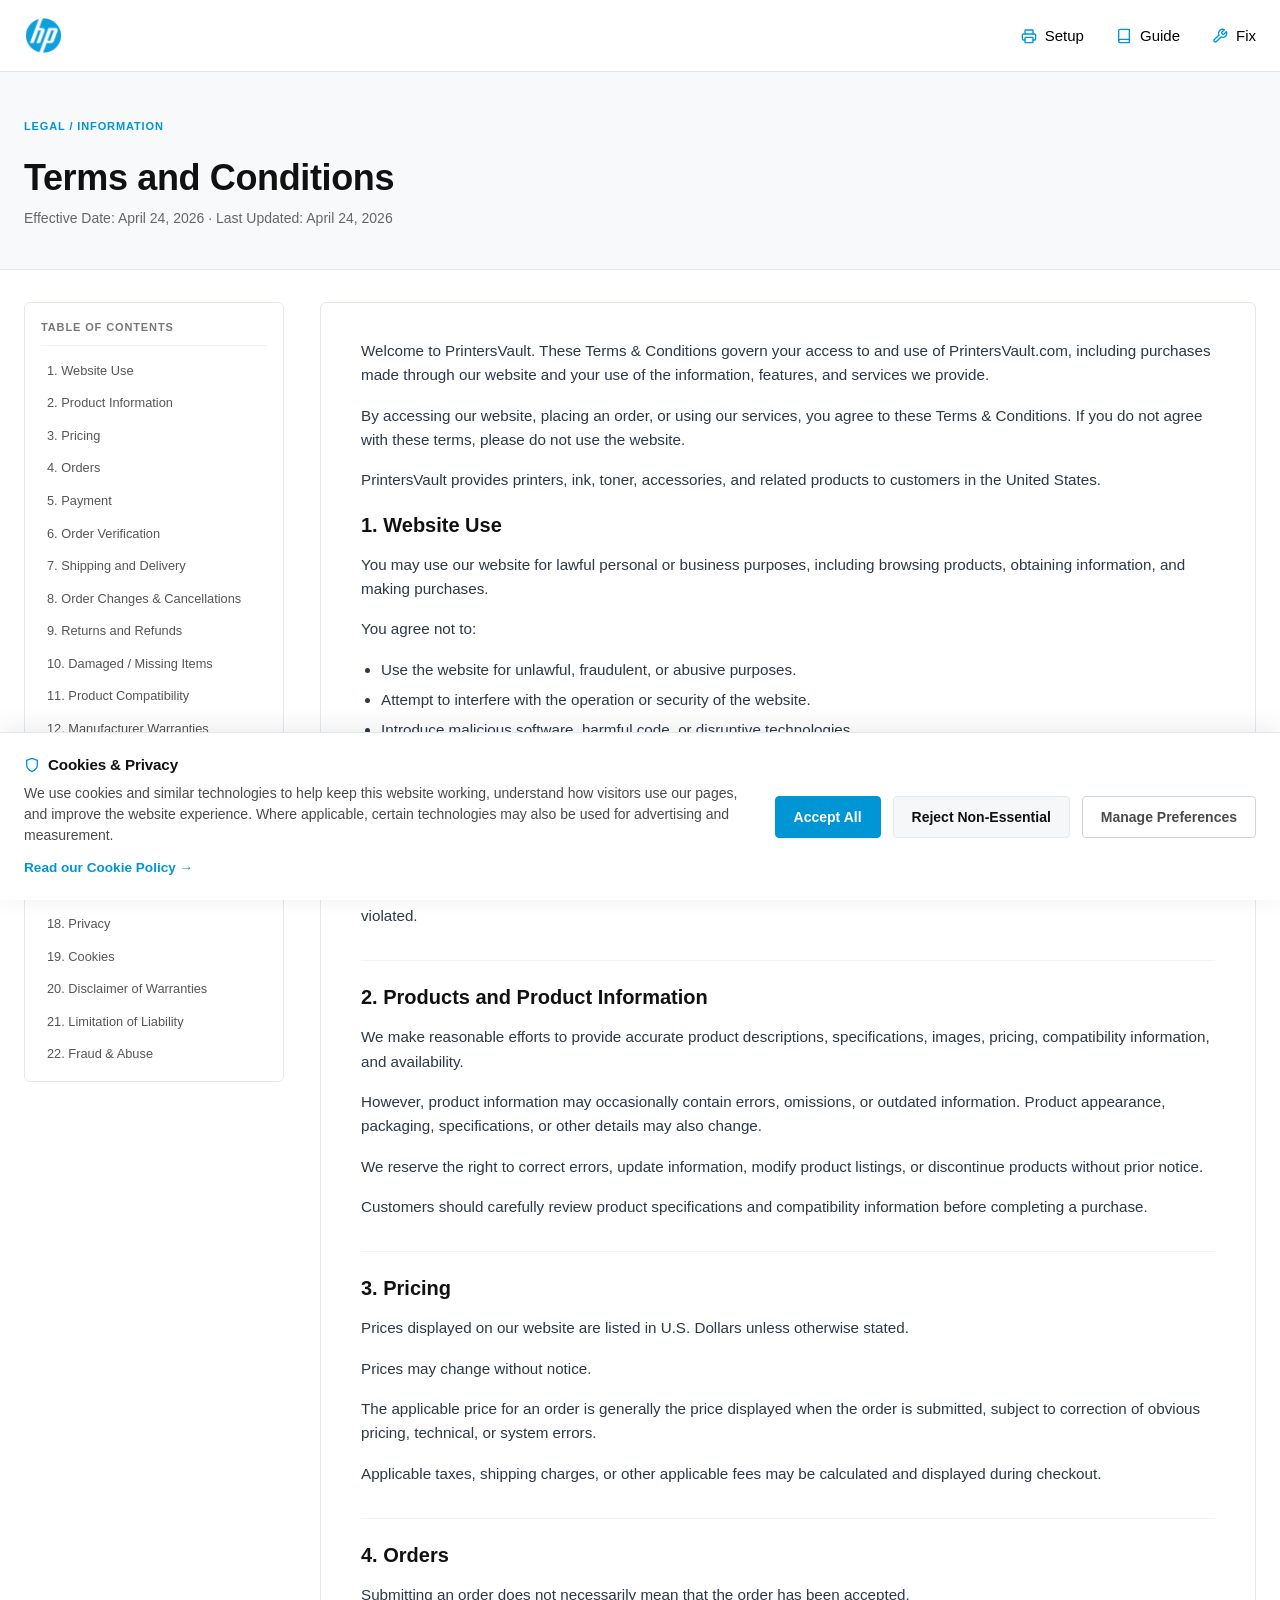
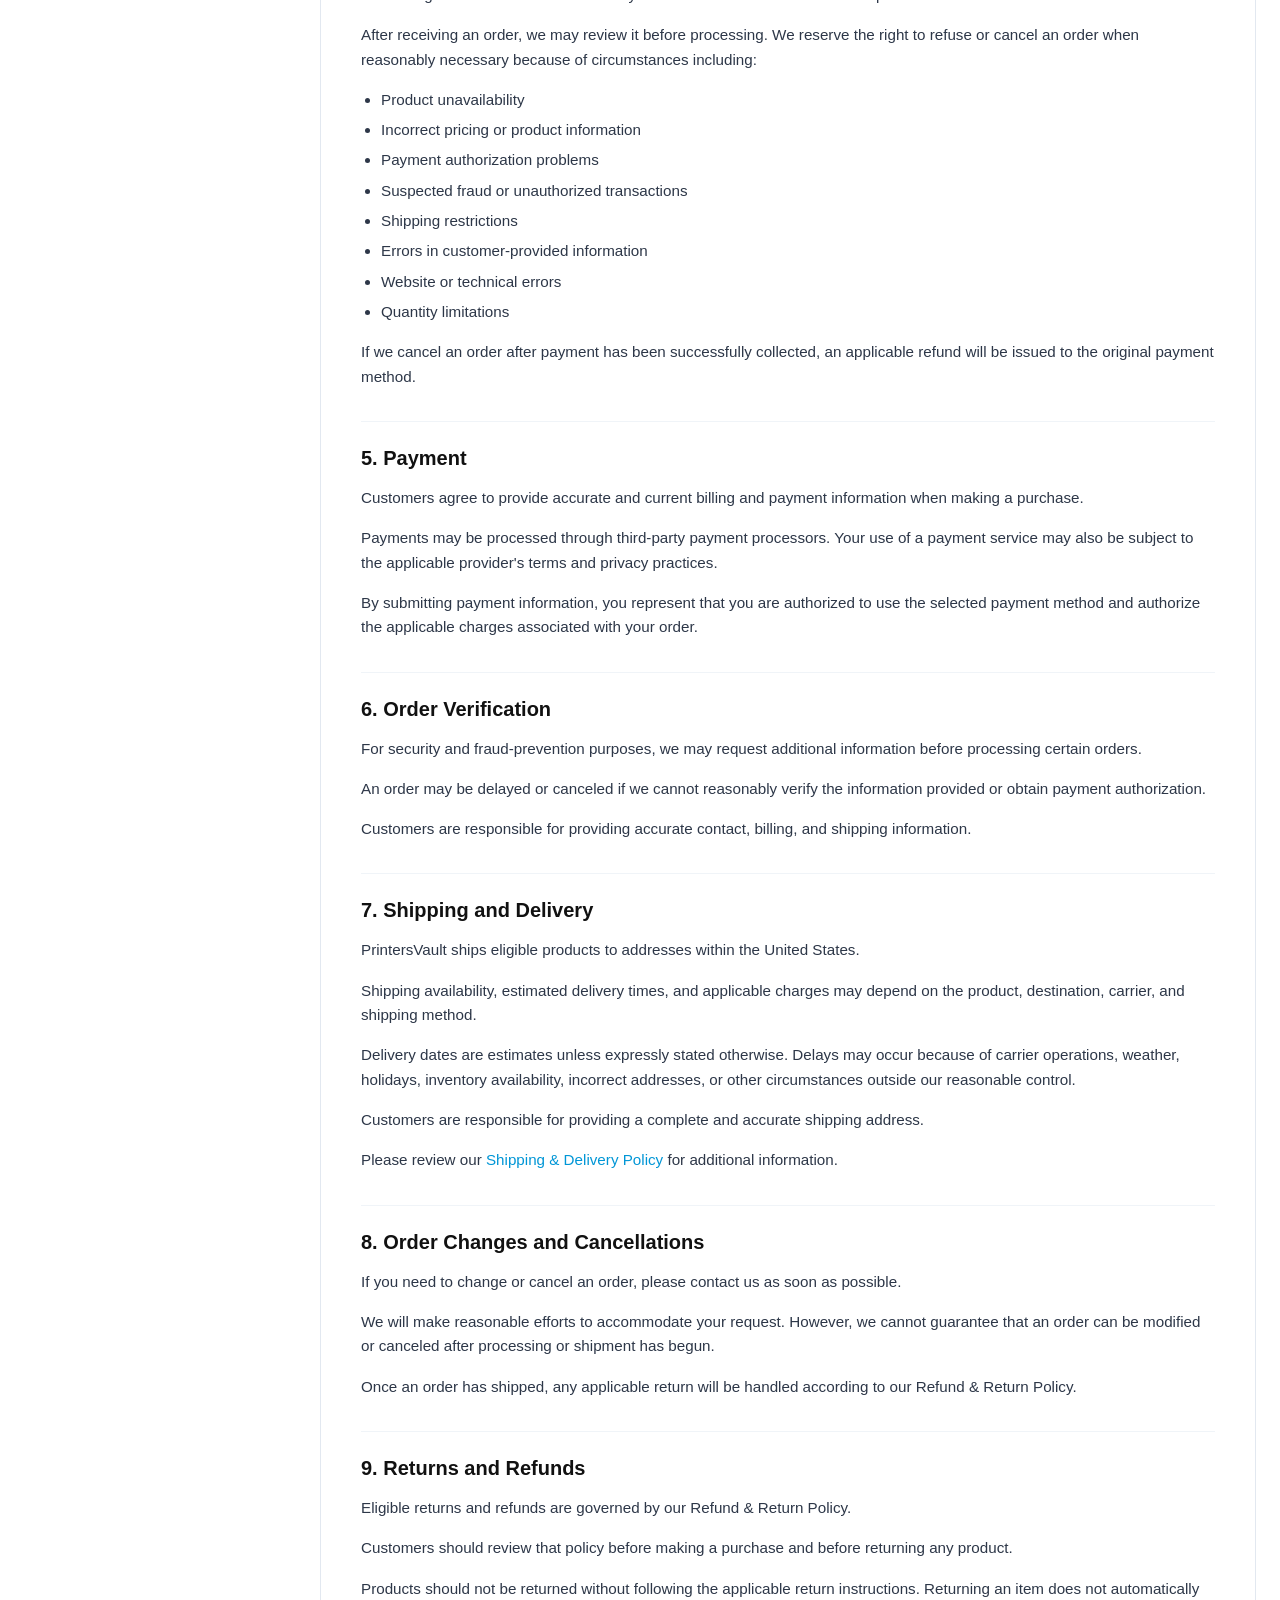
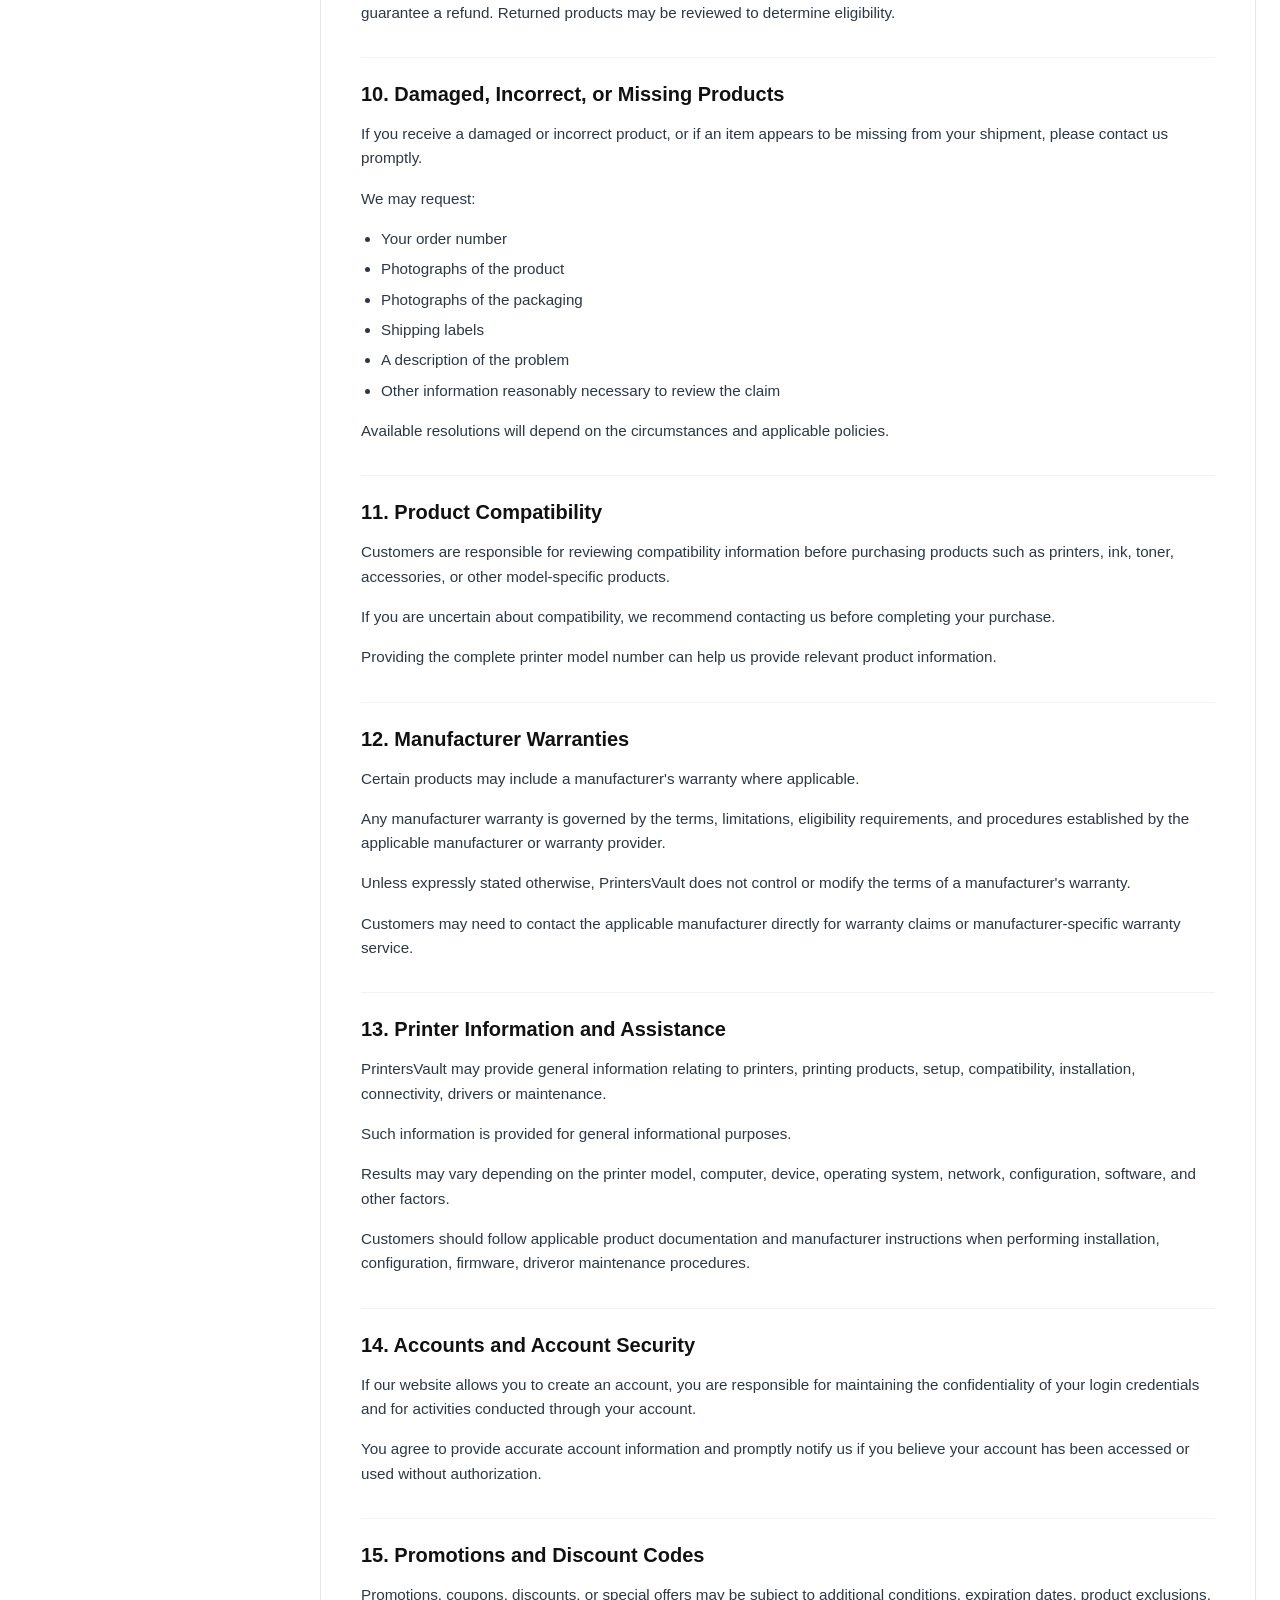
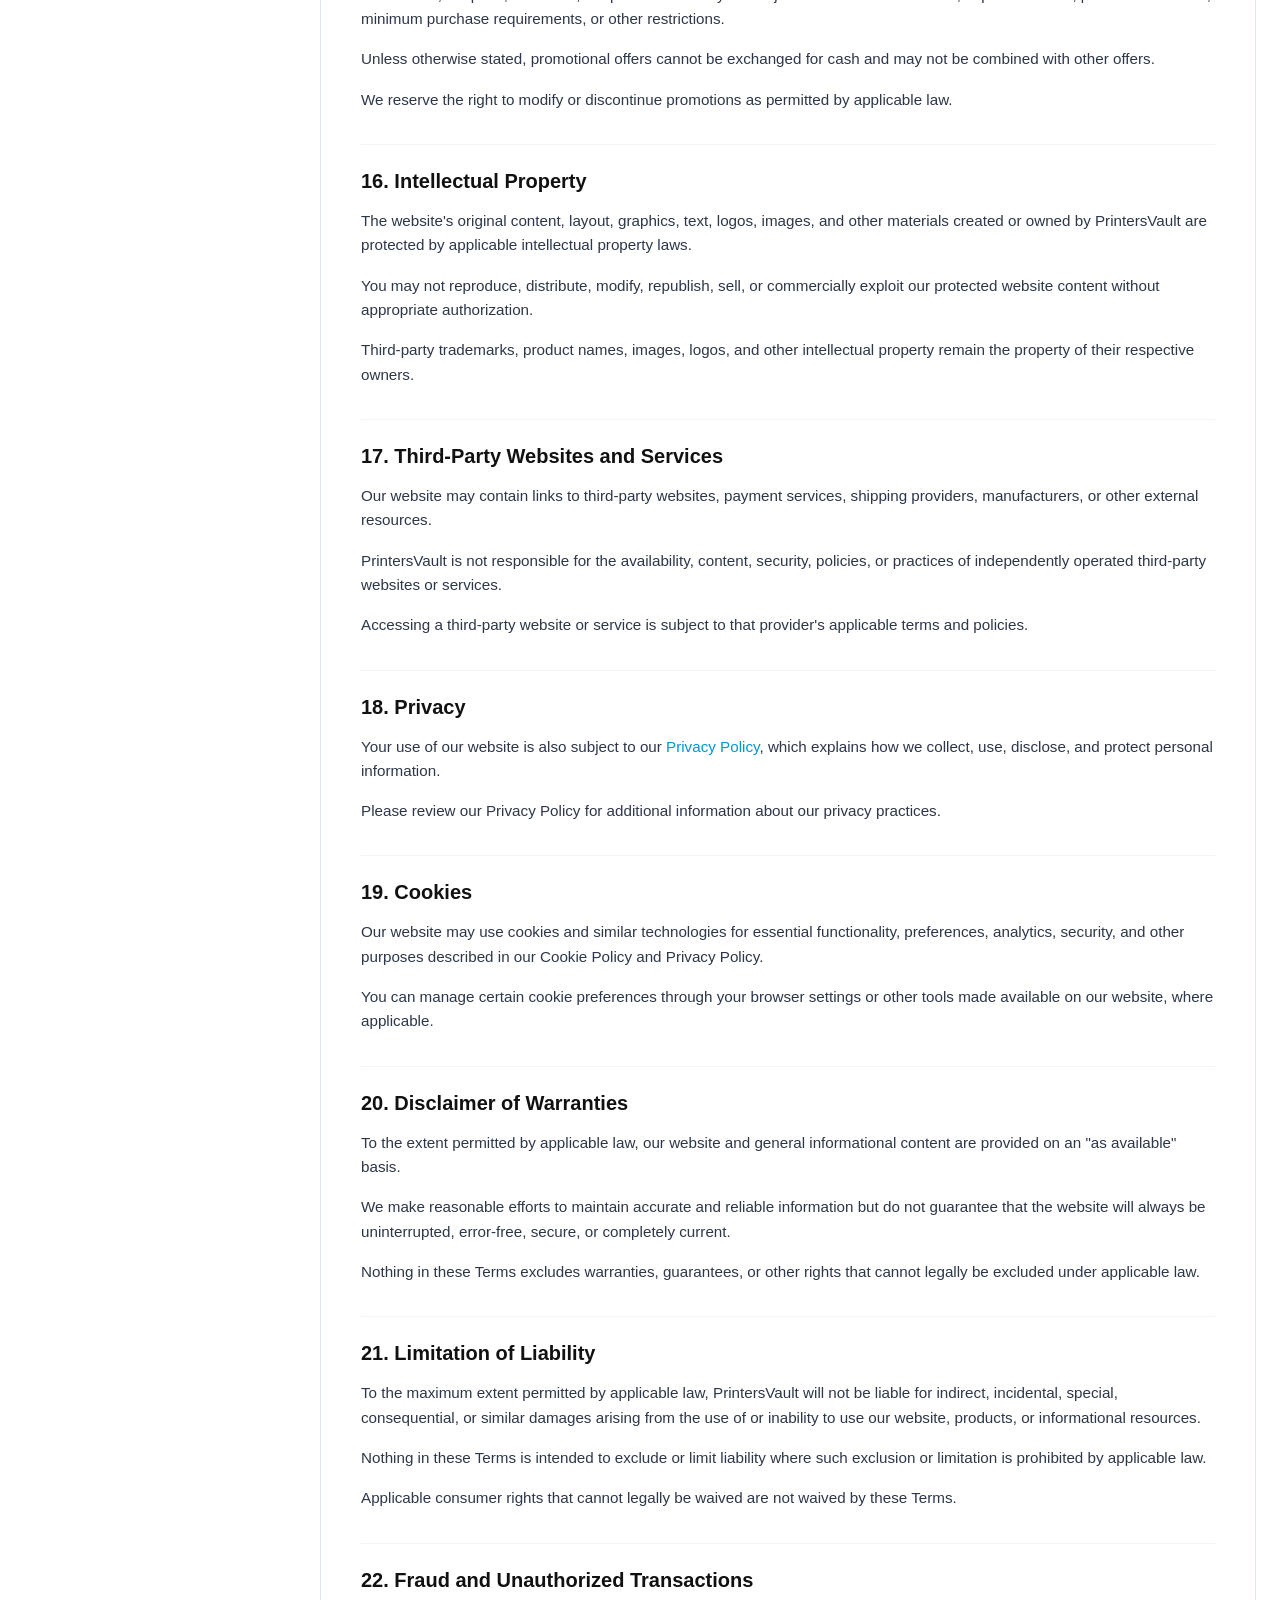
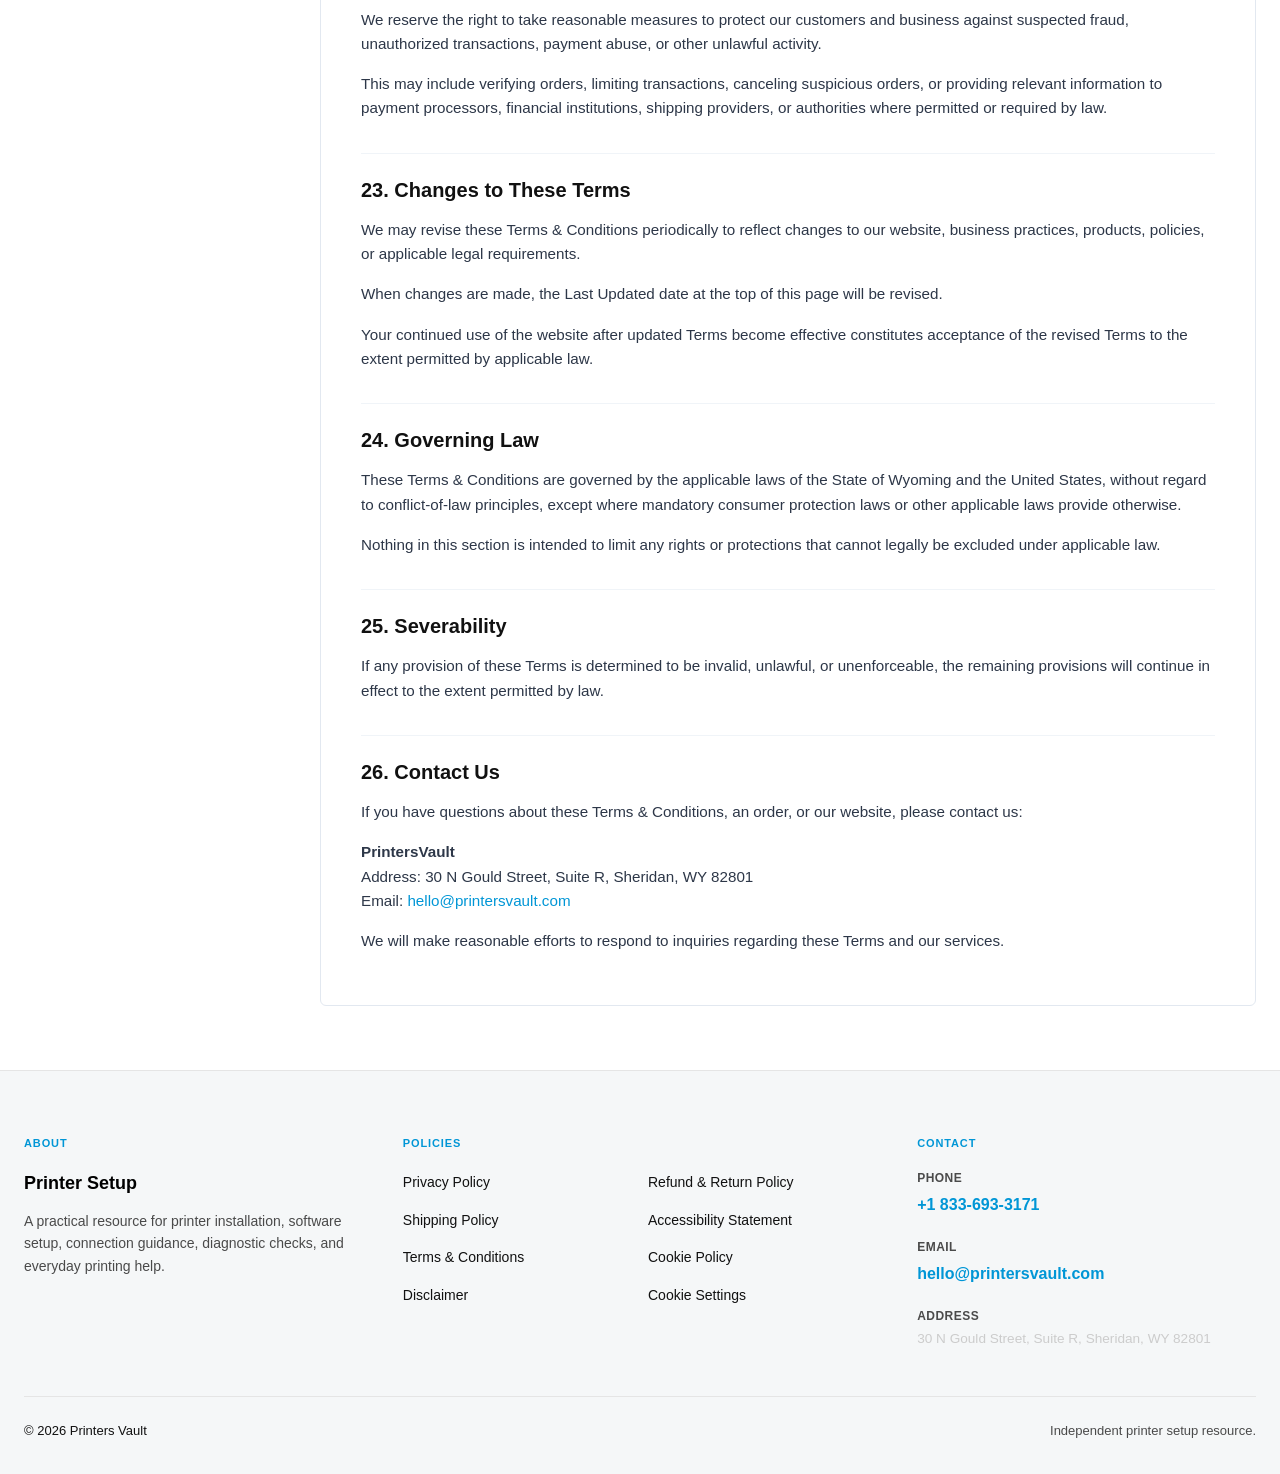
<file: terms-and-conditions.html>
<!DOCTYPE html>
<html lang="en">
<head>
  <meta charset="UTF-8">
  <meta name="viewport" content="width=device-width, initial-scale=1.0">
  <title>Terms &amp; Conditions | Printer Setup</title>
  <meta name="description" content="Terms &amp; Conditions for PrintersVault. Terms of use, website policies, and legal guidelines.">
  <meta name="robots" content="index, follow">
  <!-- Favicon -->
  <link rel="icon" type="image/svg+xml" href="assets/favicon/printer-favicon.svg">
  <link rel="icon" type="image/png" sizes="32x32" href="assets/favicon/printer-favicon-32.png">
  <link rel="apple-touch-icon" sizes="180x180" href="assets/favicon/printer-favicon-180.png">
  <link rel="stylesheet" href="css/style.css">
  <link rel="stylesheet" href="css/cookie-consent.css">
  <style>
    .policy-layout-grid {
      display: grid;
      grid-template-columns: 260px 1fr;
      gap: 36px;
      align-items: start;
      padding: 32px 0 64px 0;
    }
    .policy-sidebar {
      position: sticky;
      top: 90px;
      background: #FFFFFF;
      border: 1px solid #E2E8F0;
      border-radius: 6px;
      padding: 16px;
      max-height: calc(100vh - 120px);
      overflow-y: auto;
    }
    .toc-title {
      font-size: 11px;
      font-weight: 700;
      letter-spacing: 0.08em;
      text-transform: uppercase;
      color: #777777;
      margin: 0 0 12px 0;
      padding-bottom: 8px;
      border-bottom: 1px solid #F0F4F8;
    }
    .toc-list {
      list-style: none;
      padding: 0;
      margin: 0;
      display: flex;
      flex-direction: column;
      gap: 6px;
    }
    .toc-link {
      font-size: 0.8rem;
      color: #555555;
      text-decoration: none;
      display: block;
      padding: 4px 6px;
      border-radius: 4px;
      transition: all 0.2s ease;
      white-space: nowrap;
      overflow: hidden;
      text-overflow: ellipsis;
    }
    .toc-link:hover {
      color: var(--color-blue);
      background: #F7F9FA;
    }
    .policy-content-body {
      background: #FFFFFF;
      border: 1px solid #E2E8F0;
      border-radius: 6px;
      padding: 36px 40px;
      line-height: 1.6;
      color: #2D3748;
    }
    .policy-content-body h2 {
      font-size: 1.25rem;
      font-weight: 700;
      color: #111111;
      margin: 32px 0 12px 0;
      padding-top: 20px;
      border-top: 1px solid #F0F4F8;
    }
    .policy-content-body h2:first-of-type {
      margin-top: 0;
      padding-top: 0;
      border-top: none;
    }
    .policy-content-body p {
      margin: 0 0 16px 0;
      font-size: 0.95rem;
    }
    .policy-content-body ul {
      margin: 0 0 16px 0;
      padding-left: 20px;
    }
    .policy-content-body li {
      margin-bottom: 6px;
      font-size: 0.95rem;
    }
    @media (max-width: 860px) {
      .policy-layout-grid {
        grid-template-columns: 1fr;
      }
      .policy-sidebar {
        display: none;
      }
      .policy-content-body {
        padding: 24px;
      }
    }
  </style>
</head>
<body>

      <!-- GLOBAL HEADER (72px, Left: Logo, Right Aligned: Setup / Guide / Fix) -->
  <header class="site-header" id="site-header">
    <div class="container header-container">
      <a href="index.html" class="brand-logo" aria-label="Printer Setup Portal Home">
        <img src="assets/logo.png" alt="Printer Setup Logo" class="brand-logo-img">
      </a>

      <div class="nav-desktop" aria-label="Primary Navigation">
        <span class="nav-item">
          <svg class="nav-icon" width="16" height="16" viewBox="0 0 24 24" fill="none" stroke="currentColor" stroke-width="2" stroke-linecap="round" stroke-linejoin="round" aria-hidden="true"><path d="M6 18H4a2 2 0 0 1-2-2v-5a2 2 0 0 1 2-2h16a2 2 0 0 1 2 2v5a2 2 0 0 1-2 2h-2"/><path d="M6 9V4a1 1 0 0 1 1-1h10a1 1 0 0 1 1 1v5"/><rect x="6" y="14" width="12" height="8" rx="1"/></svg>
          <span>Setup</span>
        </span>
        <span class="nav-item">
          <svg class="nav-icon" width="16" height="16" viewBox="0 0 24 24" fill="none" stroke="currentColor" stroke-width="2" stroke-linecap="round" stroke-linejoin="round" aria-hidden="true"><path d="M4 19.5A2.5 2.5 0 0 1 6.5 17H20"/><path d="M6.5 2H20v20H6.5A2.5 2.5 0 0 1 4 19.5v-15A2.5 2.5 0 0 1 6.5 2z"/></svg>
          <span>Guide</span>
        </span>
        <span class="nav-item">
          <svg class="nav-icon" width="16" height="16" viewBox="0 0 24 24" fill="none" stroke="currentColor" stroke-width="2" stroke-linecap="round" stroke-linejoin="round" aria-hidden="true"><path d="M14.7 6.3a1 1 0 0 0 0 1.4l1.6 1.6a1 1 0 0 0 1.4 0l3.77-3.77a6 6 0 0 1-7.94 7.94l-6.91 6.91a2.12 2.12 0 0 1-3-3l6.91-6.91a6 6 0 0 1 7.94-7.94l-3.76 3.76z"/></svg>
          <span>Fix</span>
        </span>
      </div>

      <div class="header-actions">
        <button class="mobile-toggle" aria-label="Toggle Navigation Menu" aria-expanded="false" aria-controls="mobile-nav-menu">
          <svg width="24" height="24" viewBox="0 0 24 24" fill="none" stroke="currentColor" stroke-width="2" stroke-linecap="round" stroke-linejoin="round">
            <line x1="3" y1="12" x2="21" y2="12"></line>
            <line x1="3" y1="6" x2="21" y2="6"></line>
            <line x1="3" y1="18" x2="21" y2="18"></line>
          </svg>
        </button>
      </div>
    </div>

    <!-- Mobile Navigation Drawer -->
    <div class="mobile-nav" id="mobile-nav-menu">
      <span class="nav-item">
        <svg class="nav-icon" width="16" height="16" viewBox="0 0 24 24" fill="none" stroke="currentColor" stroke-width="2" stroke-linecap="round" stroke-linejoin="round" aria-hidden="true"><path d="M6 18H4a2 2 0 0 1-2-2v-5a2 2 0 0 1 2-2h16a2 2 0 0 1 2 2v5a2 2 0 0 1-2 2h-2"/><path d="M6 9V4a1 1 0 0 1 1-1h10a1 1 0 0 1 1 1v5"/><rect x="6" y="14" width="12" height="8" rx="1"/></svg>
        <span>Setup</span>
      </span>
      <span class="nav-item">
        <svg class="nav-icon" width="16" height="16" viewBox="0 0 24 24" fill="none" stroke="currentColor" stroke-width="2" stroke-linecap="round" stroke-linejoin="round" aria-hidden="true"><path d="M4 19.5A2.5 2.5 0 0 1 6.5 17H20"/><path d="M6.5 2H20v20H6.5A2.5 2.5 0 0 1 4 19.5v-15A2.5 2.5 0 0 1 6.5 2z"/></svg>
        <span>Guide</span>
      </span>
      <span class="nav-item">
        <svg class="nav-icon" width="16" height="16" viewBox="0 0 24 24" fill="none" stroke="currentColor" stroke-width="2" stroke-linecap="round" stroke-linejoin="round" aria-hidden="true"><path d="M14.7 6.3a1 1 0 0 0 0 1.4l1.6 1.6a1 1 0 0 0 1.4 0l3.77-3.77a6 6 0 0 1-7.94 7.94l-6.91 6.91a2.12 2.12 0 0 1-3-3l6.91-6.91a6 6 0 0 1 7.94-7.94l-3.76 3.76z"/></svg>
        <span>Fix</span>
      </span>
    </div>
  </header>

  <main>
    <section class="policy-hero-section" style="background: #F7F9FA; padding: 40px 0; border-bottom: 1px solid #E2E8F0;">
      <div class="container">
        <span class="policy-eyebrow" style="font-size: 11px; font-weight: 700; letter-spacing: 0.08em; color: var(--color-blue); text-transform: uppercase;">LEGAL / INFORMATION</span>
        <h1 class="policy-page-title" style="font-size: 2.25rem; font-weight: 700; color: #111111; margin: 8px 0;">Terms and Conditions</h1>
        <div style="font-size: 0.875rem; color: #666666;">
          <span>Effective Date: April 24, 2026</span> &middot; <span>Last Updated: April 24, 2026</span>
        </div>
      </div>
    </section>

    <div class="container policy-layout-grid">
      
      <!-- TABLE OF CONTENTS -->
      <aside class="policy-sidebar">
        <div class="toc-title">Table of Contents</div>
        <ul class="toc-list">
          <li><a href="#section-1" class="toc-link">1. Website Use</a></li>
          <li><a href="#section-2" class="toc-link">2. Product Information</a></li>
          <li><a href="#section-3" class="toc-link">3. Pricing</a></li>
          <li><a href="#section-4" class="toc-link">4. Orders</a></li>
          <li><a href="#section-5" class="toc-link">5. Payment</a></li>
          <li><a href="#section-6" class="toc-link">6. Order Verification</a></li>
          <li><a href="#section-7" class="toc-link">7. Shipping and Delivery</a></li>
          <li><a href="#section-8" class="toc-link">8. Order Changes &amp; Cancellations</a></li>
          <li><a href="#section-9" class="toc-link">9. Returns and Refunds</a></li>
          <li><a href="#section-10" class="toc-link">10. Damaged / Missing Items</a></li>
          <li><a href="#section-11" class="toc-link">11. Product Compatibility</a></li>
          <li><a href="#section-12" class="toc-link">12. Manufacturer Warranties</a></li>
          <li><a href="#section-13" class="toc-link">13. Printer Information</a></li>
          <li><a href="#section-14" class="toc-link">14. Account Security</a></li>
          <li><a href="#section-15" class="toc-link">15. Promotions &amp; Discounts</a></li>
          <li><a href="#section-16" class="toc-link">16. Intellectual Property</a></li>
          <li><a href="#section-17" class="toc-link">17. Third-Party Websites</a></li>
          <li><a href="#section-18" class="toc-link">18. Privacy</a></li>
          <li><a href="#section-19" class="toc-link">19. Cookies</a></li>
          <li><a href="#section-20" class="toc-link">20. Disclaimer of Warranties</a></li>
          <li><a href="#section-21" class="toc-link">21. Limitation of Liability</a></li>
          <li><a href="#section-22" class="toc-link">22. Fraud &amp; Abuse</a></li>
          <li><a href="#section-23" class="toc-link">23. Changes to Terms</a></li>
          <li><a href="#section-24" class="toc-link">24. Governing Law</a></li>
          <li><a href="#section-25" class="toc-link">25. Severability</a></li>
          <li><a href="#section-26" class="toc-link">26. Contact Us</a></li>
        </ul>
      </aside>

      <!-- POLICY CONTENT BODY -->
      <article class="policy-content-body">
        
        <p>Welcome to PrintersVault. These Terms &amp; Conditions govern your access to and use of PrintersVault.com, including purchases made through our website and your use of the information, features, and services we provide.</p>
        <p>By accessing our website, placing an order, or using our services, you agree to these Terms &amp; Conditions. If you do not agree with these terms, please do not use the website.</p>
        <p>PrintersVault provides printers, ink, toner, accessories, and related products to customers in the United States.</p>

        <h2 id="section-1">1. Website Use</h2>
        <p>You may use our website for lawful personal or business purposes, including browsing products, obtaining information, and making purchases.</p>
        <p>You agree not to:</p>
        <ul>
          <li>Use the website for unlawful, fraudulent, or abusive purposes.</li>
          <li>Attempt to interfere with the operation or security of the website.</li>
          <li>Introduce malicious software, harmful code, or disruptive technologies.</li>
          <li>Attempt to gain unauthorized access to our systems or customer information.</li>
          <li>Use automated methods to misuse, overload, scrape, or disrupt the website.</li>
          <li>Provide false or misleading information when placing an order or contacting us.</li>
          <li>Use the website in a manner that violates applicable laws or regulations.</li>
        </ul>
        <p>We reserve the right to restrict or terminate access to the website when we reasonably believe these Terms have been violated.</p>

        <h2 id="section-2">2. Products and Product Information</h2>
        <p>We make reasonable efforts to provide accurate product descriptions, specifications, images, pricing, compatibility information, and availability.</p>
        <p>However, product information may occasionally contain errors, omissions, or outdated information. Product appearance, packaging, specifications, or other details may also change.</p>
        <p>We reserve the right to correct errors, update information, modify product listings, or discontinue products without prior notice.</p>
        <p>Customers should carefully review product specifications and compatibility information before completing a purchase.</p>

        <h2 id="section-3">3. Pricing</h2>
        <p>Prices displayed on our website are listed in U.S. Dollars unless otherwise stated.</p>
        <p>Prices may change without notice.</p>
        <p>The applicable price for an order is generally the price displayed when the order is submitted, subject to correction of obvious pricing, technical, or system errors.</p>
        <p>Applicable taxes, shipping charges, or other applicable fees may be calculated and displayed during checkout.</p>

        <h2 id="section-4">4. Orders</h2>
        <p>Submitting an order does not necessarily mean that the order has been accepted.</p>
        <p>After receiving an order, we may review it before processing. We reserve the right to refuse or cancel an order when reasonably necessary because of circumstances including:</p>
        <ul>
          <li>Product unavailability</li>
          <li>Incorrect pricing or product information</li>
          <li>Payment authorization problems</li>
          <li>Suspected fraud or unauthorized transactions</li>
          <li>Shipping restrictions</li>
          <li>Errors in customer-provided information</li>
          <li>Website or technical errors</li>
          <li>Quantity limitations</li>
        </ul>
        <p>If we cancel an order after payment has been successfully collected, an applicable refund will be issued to the original payment method.</p>

        <h2 id="section-5">5. Payment</h2>
        <p>Customers agree to provide accurate and current billing and payment information when making a purchase.</p>
        <p>Payments may be processed through third-party payment processors. Your use of a payment service may also be subject to the applicable provider's terms and privacy practices.</p>
        <p>By submitting payment information, you represent that you are authorized to use the selected payment method and authorize the applicable charges associated with your order.</p>

        <h2 id="section-6">6. Order Verification</h2>
        <p>For security and fraud-prevention purposes, we may request additional information before processing certain orders.</p>
        <p>An order may be delayed or canceled if we cannot reasonably verify the information provided or obtain payment authorization.</p>
        <p>Customers are responsible for providing accurate contact, billing, and shipping information.</p>

        <h2 id="section-7">7. Shipping and Delivery</h2>
        <p>PrintersVault ships eligible products to addresses within the United States.</p>
        <p>Shipping availability, estimated delivery times, and applicable charges may depend on the product, destination, carrier, and shipping method.</p>
        <p>Delivery dates are estimates unless expressly stated otherwise. Delays may occur because of carrier operations, weather, holidays, inventory availability, incorrect addresses, or other circumstances outside our reasonable control.</p>
        <p>Customers are responsible for providing a complete and accurate shipping address.</p>
        <p>Please review our <a href="shipping-policy.html">Shipping &amp; Delivery Policy</a> for additional information.</p>

        <h2 id="section-8">8. Order Changes and Cancellations</h2>
        <p>If you need to change or cancel an order, please contact us as soon as possible.</p>
        <p>We will make reasonable efforts to accommodate your request. However, we cannot guarantee that an order can be modified or canceled after processing or shipment has begun.</p>
        <p>Once an order has shipped, any applicable return will be handled according to our Refund &amp; Return Policy.</p>

        <h2 id="section-9">9. Returns and Refunds</h2>
        <p>Eligible returns and refunds are governed by our Refund &amp; Return Policy.</p>
        <p>Customers should review that policy before making a purchase and before returning any product.</p>
        <p>Products should not be returned without following the applicable return instructions. Returning an item does not automatically guarantee a refund. Returned products may be reviewed to determine eligibility.</p>

        <h2 id="section-10">10. Damaged, Incorrect, or Missing Products</h2>
        <p>If you receive a damaged or incorrect product, or if an item appears to be missing from your shipment, please contact us promptly.</p>
        <p>We may request:</p>
        <ul>
          <li>Your order number</li>
          <li>Photographs of the product</li>
          <li>Photographs of the packaging</li>
          <li>Shipping labels</li>
          <li>A description of the problem</li>
          <li>Other information reasonably necessary to review the claim</li>
        </ul>
        <p>Available resolutions will depend on the circumstances and applicable policies.</p>

        <h2 id="section-11">11. Product Compatibility</h2>
        <p>Customers are responsible for reviewing compatibility information before purchasing products such as printers, ink, toner, accessories, or other model-specific products.</p>
        <p>If you are uncertain about compatibility, we recommend contacting us before completing your purchase.</p>
        <p>Providing the complete printer model number can help us provide relevant product information.</p>

        <h2 id="section-12">12. Manufacturer Warranties</h2>
        <p>Certain products may include a manufacturer's warranty where applicable.</p>
        <p>Any manufacturer warranty is governed by the terms, limitations, eligibility requirements, and procedures established by the applicable manufacturer or warranty provider.</p>
        <p>Unless expressly stated otherwise, PrintersVault does not control or modify the terms of a manufacturer's warranty.</p>
        <p>Customers may need to contact the applicable manufacturer directly for warranty claims or manufacturer-specific warranty service.</p>

        <h2 id="section-13">13. Printer Information and Assistance</h2>
        <p>PrintersVault may provide general information relating to printers, printing products, setup, compatibility, installation, connectivity, drivers or maintenance.</p>
        <p>Such information is provided for general informational purposes.</p>
        <p>Results may vary depending on the printer model, computer, device, operating system, network, configuration, software, and other factors.</p>
        <p>Customers should follow applicable product documentation and manufacturer instructions when performing installation, configuration, firmware, driveror maintenance procedures.</p>

        <h2 id="section-14">14. Accounts and Account Security</h2>
        <p>If our website allows you to create an account, you are responsible for maintaining the confidentiality of your login credentials and for activities conducted through your account.</p>
        <p>You agree to provide accurate account information and promptly notify us if you believe your account has been accessed or used without authorization.</p>

        <h2 id="section-15">15. Promotions and Discount Codes</h2>
        <p>Promotions, coupons, discounts, or special offers may be subject to additional conditions, expiration dates, product exclusions, minimum purchase requirements, or other restrictions.</p>
        <p>Unless otherwise stated, promotional offers cannot be exchanged for cash and may not be combined with other offers.</p>
        <p>We reserve the right to modify or discontinue promotions as permitted by applicable law.</p>

        <h2 id="section-16">16. Intellectual Property</h2>
        <p>The website's original content, layout, graphics, text, logos, images, and other materials created or owned by PrintersVault are protected by applicable intellectual property laws.</p>
        <p>You may not reproduce, distribute, modify, republish, sell, or commercially exploit our protected website content without appropriate authorization.</p>
        <p>Third-party trademarks, product names, images, logos, and other intellectual property remain the property of their respective owners.</p>

        <h2 id="section-17">17. Third-Party Websites and Services</h2>
        <p>Our website may contain links to third-party websites, payment services, shipping providers, manufacturers, or other external resources.</p>
        <p>PrintersVault is not responsible for the availability, content, security, policies, or practices of independently operated third-party websites or services.</p>
        <p>Accessing a third-party website or service is subject to that provider's applicable terms and policies.</p>

        <h2 id="section-18">18. Privacy</h2>
        <p>Your use of our website is also subject to our <a href="privacy-policy.html">Privacy Policy</a>, which explains how we collect, use, disclose, and protect personal information.</p>
        <p>Please review our Privacy Policy for additional information about our privacy practices.</p>

        <h2 id="section-19">19. Cookies</h2>
        <p>Our website may use cookies and similar technologies for essential functionality, preferences, analytics, security, and other purposes described in our Cookie Policy and Privacy Policy.</p>
        <p>You can manage certain cookie preferences through your browser settings or other tools made available on our website, where applicable.</p>

        <h2 id="section-20">20. Disclaimer of Warranties</h2>
        <p>To the extent permitted by applicable law, our website and general informational content are provided on an "as available" basis.</p>
        <p>We make reasonable efforts to maintain accurate and reliable information but do not guarantee that the website will always be uninterrupted, error-free, secure, or completely current.</p>
        <p>Nothing in these Terms excludes warranties, guarantees, or other rights that cannot legally be excluded under applicable law.</p>

        <h2 id="section-21">21. Limitation of Liability</h2>
        <p>To the maximum extent permitted by applicable law, PrintersVault will not be liable for indirect, incidental, special, consequential, or similar damages arising from the use of or inability to use our website, products, or informational resources.</p>
        <p>Nothing in these Terms is intended to exclude or limit liability where such exclusion or limitation is prohibited by applicable law.</p>
        <p>Applicable consumer rights that cannot legally be waived are not waived by these Terms.</p>

        <h2 id="section-22">22. Fraud and Unauthorized Transactions</h2>
        <p>We reserve the right to take reasonable measures to protect our customers and business against suspected fraud, unauthorized transactions, payment abuse, or other unlawful activity.</p>
        <p>This may include verifying orders, limiting transactions, canceling suspicious orders, or providing relevant information to payment processors, financial institutions, shipping providers, or authorities where permitted or required by law.</p>

        <h2 id="section-23">23. Changes to These Terms</h2>
        <p>We may revise these Terms &amp; Conditions periodically to reflect changes to our website, business practices, products, policies, or applicable legal requirements.</p>
        <p>When changes are made, the Last Updated date at the top of this page will be revised.</p>
        <p>Your continued use of the website after updated Terms become effective constitutes acceptance of the revised Terms to the extent permitted by applicable law.</p>

        <h2 id="section-24">24. Governing Law</h2>
        <p>These Terms &amp; Conditions are governed by the applicable laws of the State of Wyoming and the United States, without regard to conflict-of-law principles, except where mandatory consumer protection laws or other applicable laws provide otherwise.</p>
        <p>Nothing in this section is intended to limit any rights or protections that cannot legally be excluded under applicable law.</p>

        <h2 id="section-25">25. Severability</h2>
        <p>If any provision of these Terms is determined to be invalid, unlawful, or unenforceable, the remaining provisions will continue in effect to the extent permitted by law.</p>

        <h2 id="section-26">26. Contact Us</h2>
        <p>If you have questions about these Terms &amp; Conditions, an order, or our website, please contact us:</p>
        <p>
          <strong>PrintersVault</strong><br>
          Address: 30 N Gould Street, Suite R, Sheridan, WY 82801<br>
          Email: <a href="mailto:hello@printersvault.com" style="color: var(--color-blue);">hello@printersvault.com</a>
        </p>
        <p>We will make reasonable efforts to respond to inquiries regarding these Terms and our services.</p>

      </article>

    </div>
  </main>

  <!-- SITE FOOTER -->
  <footer class="site-footer">
    <div class="container">
      <div class="footer-columns-grid">
        <div class="footer-col">
          <span class="footer-col-eyebrow">ABOUT</span>
          <h3 class="footer-col-title">Printer Setup</h3>
          <p class="footer-about-text">A practical resource for printer installation, software setup, connection guidance, diagnostic checks, and everyday printing help.</p>
        </div>

                <div class="footer-col">
          <span class="footer-col-eyebrow">POLICIES</span>
          <div class="footer-policies-grid" style="display: grid; grid-template-columns: repeat(2, minmax(0, 1fr)); gap: 8px 16px;">
            <ul class="footer-links-list" style="margin:0; padding:0;">
              <li><a href="privacy-policy.html">Privacy Policy</a></li>
              <li><a href="shipping-policy.html">Shipping Policy</a></li>
              <li><a href="terms-and-conditions.html">Terms &amp; Conditions</a></li>
              <li><a href="disclaimer.html">Disclaimer</a></li>
            </ul>
            <ul class="footer-links-list" style="margin:0; padding:0;">
              <li><a href="refund-and-return-policy.html">Refund &amp; Return Policy</a></li>
              <li><a href="accessibility-statement.html">Accessibility Statement</a></li>
              <li><a href="cookie-policy.html">Cookie Policy</a></li>
              <li><button type="button" class="cookie-settings-trigger">Cookie Settings</button></li>
            </ul>
          </div>
        </div>

        <div class="footer-col">
          <span class="footer-col-eyebrow">CONTACT</span>
          <div class="footer-contact-block">
            <div class="footer-contact-item">
              <span class="contact-label">Phone</span>
              <a href="tel:+1 833-693-3171" class="contact-value-link">+1 833-693-3171</a>
            </div>
            <div class="footer-contact-item" style="margin-top: 8px;">
              <span class="contact-label">Email</span>
              <a href="mailto:hello@printersvault.com" class="contact-value-link">hello@printersvault.com</a>
            </div>
            <div class="footer-contact-item" style="margin-top: 8px;">
              <span class="contact-label">Address</span>
              <span class="contact-value-text" style="font-size: 0.85rem; color: #CCCCCC; display: block; line-height: 1.35;">30 N Gould Street, Suite R, Sheridan, WY 82801</span>
            </div>
          </div>
        </div>
      </div>

      <div class="footer-bottom-bar">
        <div class="footer-copy-text">&copy; 2026 Printers Vault</div>
        <div class="footer-meta-text">Independent printer setup resource.</div>
      </div>
    </div>
  </footer>

  <script src="js/site-config.js"></script>
  <script src="js/main.js"></script>
  <script src="js/cookie-consent.js"></script>
</body>
</html>
</file>
<file: css/style.css>
/* ==========================================================================
   HP-INSPIRED PRINTER SETUP EXPERIENCE — GLOBAL STYLESHEET
   Brand Palette: Electric Blue (#0096D6), Black (#000000), White (#FFFFFF), 
   Neutral (#F5F7F8), Text (#111111), Secondary Text (#4A4A4A), Border (#E5E5E5)
   Red Fix Palette: #FFF7F7 Background, #D32F2F Text/Accent, #FEE2E2 Border
   Typography: Forma DJR UI / Helvetica Neue / Arial
   ========================================================================== */

:root {
  /* Brand Palette */
  --color-blue: #0096D6;
  --color-blue-hover: #0077B5;
  --color-black: #000000;
  --color-white: #FFFFFF;
  --color-neutral: #F5F7F8;
  --color-text: #111111;
  --color-text-secondary: #4A4A4A;
  --color-border: #E5E5E5;

  /* Red Fix Accent */
  --color-red-bg: #FFF7F7;
  --color-red-accent: #D32F2F;
  --color-red-border: #FEE2E2;

  /* Spacing Scale */
  --space-4: 4px;
  --space-8: 8px;
  --space-12: 12px;
  --space-16: 16px;
  --space-20: 20px;
  --space-24: 24px;
  --space-32: 32px;
  --space-48: 48px;
  --space-64: 64px;
  --space-80: 80px;
  --space-96: 96px;

  /* Typography Stack */
  --font-family: "Forma DJR UI", "Helvetica Neue", Arial, sans-serif;
  --font-size-xs: 13px;
  --font-size-sm: 15px;
  --font-size-base: 16px;
  --font-size-lg: 18px;
  --font-size-xl: 22px;
  --font-size-2xl: 28px;
  --font-size-3xl: 40px;

  /* Geometry */
  --radius-subtle: 3px;
  --radius-card: 4px;

  /* Transitions */
  --transition-fast: 150ms ease-in-out;
  --transition-normal: 250ms ease-in-out;
}

/* ==========================================================================
   1. GLOBAL RESET & BASE STYLES
   ========================================================================== */

*,
*::before,
*::after {
  box-sizing: border-box;
  margin: 0;
  padding: 0;
}

html {
  width: 100%;
  overflow-x: hidden;
  scroll-behavior: smooth;
  font-family: var(--font-family);
  font-size: 16px;
  line-height: 1.6;
  color: var(--color-text);
  background-color: var(--color-white);
  -webkit-text-size-adjust: 100%;
}

body {
  margin: 0;
  width: 100%;
  min-width: 320px;
  min-height: 100vh;
  display: flex;
  flex-direction: column;
  background-color: var(--color-white);
  overflow-x: hidden;
}

main {
  flex: 1 0 auto;
}

img,
svg,
video {
  max-width: 100%;
  height: auto;
}

img {
  display: block;
}

a {
  color: var(--color-blue);
  text-decoration: none;
  transition: color var(--transition-fast);
}

a:hover {
  color: var(--color-blue-hover);
}

button, input, select, textarea {
  font-family: inherit;
  font-size: inherit;
}

/* ==========================================================================
   2. CONTAINER SYSTEM
   ========================================================================== */

.container {
  width: min(100% - 48px, 1400px);
  margin-inline: auto;
}

@media (max-width: 768px) {
  .container {
    width: min(100% - 32px, 1400px);
  }
}

@media (max-width: 480px) {
  .container {
    width: min(100% - 24px, 1400px);
  }
}

/* ==========================================================================
   3. TYPOGRAPHY & UTILITIES
   ========================================================================== */

.eyebrow {
  display: inline-block;
  font-size: var(--font-size-xs);
  font-weight: 700;
  letter-spacing: 0.08em;
  text-transform: uppercase;
  color: var(--color-blue);
  margin-bottom: 16px;
}

.section-title {
  font-size: clamp(1.8rem, 3.5vw, 3rem);
  font-weight: 500;
  color: var(--color-black);
  letter-spacing: -0.01em;
  line-height: 1.2;
  margin-bottom: 12px;
}

.section-subtitle, .section-desc {
  font-size: var(--font-size-lg);
  color: var(--color-text-secondary);
  line-height: 1.6;
  max-width: 640px;
}

.section-padding {
  padding: 80px 0;
}

.section-header {
  margin-bottom: 48px;
}

/* ==========================================================================
   4. BUTTONS SYSTEM (Rectangular 3px)
   ========================================================================== */

.btn {
  display: inline-flex;
  align-items: center;
  justify-content: center;
  gap: 8px;
  height: 50px;
  padding: 0 24px;
  font-size: var(--font-size-base);
  font-weight: 600;
  border-radius: var(--radius-subtle);
  border: 1px solid transparent;
  cursor: pointer;
  transition: all var(--transition-fast);
  white-space: nowrap;
  user-select: none;
  text-decoration: none;
}

.btn-primary {
  background-color: var(--color-blue);
  color: var(--color-white);
  border-color: var(--color-blue);
}

.btn-primary:hover {
  background-color: var(--color-blue-hover);
  border-color: var(--color-blue-hover);
  color: var(--color-white);
}

.btn-secondary {
  background-color: var(--color-white);
  color: var(--color-black);
  border-color: var(--color-black);
}

.btn-secondary:hover {
  background-color: var(--color-neutral);
}

.btn-full {
  width: 100%;
}

.btn:focus-visible {
  outline: 2px solid var(--color-blue);
  outline-offset: 2px;
}

/* ==========================================================================
   5. HEADER (72px Height)
   ========================================================================== */

.site-header {
  position: sticky;
  top: 0;
  z-index: 1000;
  background-color: var(--color-white);
  border-bottom: 1px solid var(--color-border);
  height: 72px;
}

.header-container {
  display: flex;
  align-items: center;
  justify-content: space-between;
  height: 100%;
}

.brand-logo {
  display: flex;
  align-items: center;
  gap: 12px;
  text-decoration: none;
}

.brand-logo-img {
  height: 36px;
  width: auto;
  object-fit: contain;
}

.nav-desktop {
  display: flex;
  align-items: center;
  gap: 32px;
  margin-left: auto;
}

.nav-item {
  display: inline-flex;
  align-items: center;
  gap: 8px;
  font-size: var(--font-size-sm);
  font-weight: 500;
  color: var(--color-black);
  padding: 8px 0;
  user-select: none;
}

.nav-item .nav-icon {
  width: 16px;
  height: 16px;
  flex-shrink: 0;
  stroke: var(--color-blue, #0096D6);
}

.header-actions {
  display: flex;
  align-items: center;
  gap: 16px;
}

.header-cta-desktop {
  display: inline-flex;
}

.mobile-toggle {
  display: none;
  background: none;
  border: none;
  cursor: pointer;
  color: var(--color-black);
  padding: 8px;
}

.mobile-nav {
  display: none;
  position: absolute;
  top: 72px;
  left: 0;
  right: 0;
  background: var(--color-white);
  border-bottom: 1px solid var(--color-border);
  padding: 24px 32px;
  flex-direction: column;
  gap: 16px;
  box-shadow: 0 10px 25px rgba(0, 0, 0, 0.05);
}

.mobile-nav.is-open {
  display: flex;
}

/* ==========================================================================
   6. HERO SECTION
   ========================================================================== */

.hero-section {
  padding: 80px 0 64px 0;
  background-color: var(--color-white);
  position: relative;
  overflow: hidden;
}

.hero-bg-stripe {
  position: absolute;
  top: -20px;
  right: -40px;
  width: 420px;
  height: 130%;
  background: linear-gradient(110deg, rgba(0, 150, 214, 0.14) 0%, rgba(0, 150, 214, 0.02) 100%);
  transform: rotate(-20deg);
  pointer-events: none;
  z-index: 1;
}

.hero-grid {
  display: grid;
  grid-template-columns: minmax(0, 1fr) minmax(0, 1fr);
  gap: 48px;
  align-items: center;
  position: relative;
  z-index: 2;
}

.hero-content {
  min-width: 0;
}

.hero-title {
  font-size: clamp(2.5rem, 4.5vw, 4.2rem);
  font-weight: 500;
  line-height: 1.1;
  color: var(--color-black);
  margin-bottom: 24px;
  letter-spacing: -0.02em;
}

.hero-desc {
  font-size: var(--font-size-lg);
  color: var(--color-text-secondary);
  line-height: 1.6;
  margin-bottom: 32px;
  max-width: 580px;
}

.hero-actions {
  display: flex;
  align-items: center;
  gap: 16px;
  flex-wrap: wrap;
}

.hero-image-box {
  min-width: 0;
  display: flex;
  align-items: center;
  justify-content: center;
}

.hero-printer-frame {
  width: 100%;
  background: var(--color-neutral);
  border: 1px solid var(--color-border);
  border-radius: var(--radius-card);
  padding: 32px;
  display: flex;
  align-items: center;
  justify-content: center;
  overflow: hidden;
}

.hero-printer-img {
  max-width: 100%;
  height: auto;
  object-fit: contain;
  max-height: 380px;
  filter: drop-shadow(0 15px 30px rgba(0, 0, 0, 0.08));
}

/* ==========================================================================
   7. QUICK NAVIGATION STRIP
   ========================================================================== */

.quick-nav-strip {
  background: var(--color-neutral);
  border-top: 1px solid var(--color-border);
  border-bottom: 1px solid var(--color-border);
  padding: 32px 0;
}

.quick-nav-grid {
  display: grid;
  grid-template-columns: repeat(4, minmax(0, 1fr));
  gap: 24px;
}

.quick-nav-item {
  background: var(--color-white);
  border: 1px solid var(--color-border);
  border-radius: var(--radius-card);
  padding: 24px;
  display: flex;
  align-items: flex-start;
  gap: 16px;
  transition: all var(--transition-fast);
  text-decoration: none;
}

.quick-nav-item:hover {
  border-color: var(--color-blue);
  transform: translateY(-2px);
  box-shadow: 0 6px 16px rgba(0, 150, 214, 0.08);
}

.quick-icon {
  width: 28px;
  height: 28px;
  color: var(--color-blue);
  flex-shrink: 0;
}

.quick-text-box h4 {
  font-size: var(--font-size-base);
  font-weight: 600;
  color: var(--color-black);
  margin-bottom: 4px;
}

.quick-text-box p {
  font-size: var(--font-size-xs);
  color: var(--color-text-secondary);
}

.arrow-link {
  color: var(--color-blue);
  transition: transform var(--transition-fast);
  display: inline-block;
}

.quick-nav-item:hover .arrow-link {
  transform: translateX(4px);
}

/* ==========================================================================
   8. SETUP GUIDE / TIMELINE
   ========================================================================== */

.setup-guide-wrapper {
  position: relative;
  margin-top: 48px;
}

.setup-timeline-line {
  position: absolute;
  top: 40px;
  bottom: 40px;
  left: 50%;
  width: 2px;
  background: var(--color-blue);
  transform: translateX(-50%);
  z-index: 1;
}

.setup-step-row {
  display: grid;
  grid-template-columns: minmax(0, 1fr) minmax(0, 1fr);
  gap: 64px;
  align-items: center;
  margin-bottom: 64px;
  position: relative;
  z-index: 2;
}

.setup-step-row:last-child {
  margin-bottom: 0;
}

.step-dot {
  position: absolute;
  left: 50%;
  top: 50%;
  width: 32px;
  height: 32px;
  background: var(--color-blue);
  color: var(--color-white);
  border: 3px solid var(--color-white);
  border-radius: 50%;
  transform: translate(-50%, -50%);
  display: flex;
  align-items: center;
  justify-content: center;
  font-size: 12px;
  font-weight: 700;
  box-shadow: 0 0 0 2px var(--color-blue);
}

.step-content-box {
  min-width: 0;
}

.step-num-large {
  font-size: 32px;
  font-weight: 700;
  color: var(--color-blue);
  line-height: 1;
  margin-bottom: 12px;
  display: block;
}

.step-heading {
  font-size: var(--font-size-xl);
  font-weight: 600;
  color: var(--color-black);
  margin-bottom: 8px;
}

.step-description {
  font-size: var(--font-size-base);
  color: var(--color-text-secondary);
  line-height: 1.6;
  margin-bottom: 16px;
}

.step-action-link {
  font-size: var(--font-size-sm);
  font-weight: 600;
  color: var(--color-blue);
  display: inline-flex;
  align-items: center;
  gap: 4px;
  text-decoration: none;
}

.step-action-link:hover {
  color: var(--color-blue-hover);
}

.step-image-box {
  min-width: 0;
}

.step-img-crop {
  background: var(--color-neutral);
  border: 1px solid var(--color-border);
  border-radius: var(--radius-card);
  padding: 16px;
  display: flex;
  align-items: center;
  justify-content: center;
  min-height: 280px;
  height: 100%;
  overflow: hidden;
}

.step-img-crop img {
  max-width: 100%;
  max-height: 100%;
  object-fit: contain;
}

/* ==========================================================================
   9. 8-STEP FIX GUIDE (Soft Red Accent Theme)
   ========================================================================== */

.fix-section {
  background-color: var(--color-red-bg);
  border-top: 1px solid var(--color-red-border);
  border-bottom: 1px solid var(--color-red-border);
}

.fix-header-row {
  display: grid;
  grid-template-columns: minmax(0, 1fr) minmax(0, 320px);
  gap: 32px;
  align-items: center;
  margin-bottom: 48px;
}

.fix-eyebrow {
  color: var(--color-red-accent);
}

.fix-header-image {
  display: flex;
  justify-content: flex-end;
}

.fix-img-frame {
  background: var(--color-white);
  border: 1px solid var(--color-red-border);
  border-radius: var(--radius-card);
  padding: 16px;
  display: flex;
  align-items: center;
  justify-content: center;
  max-width: 280px;
}

.fix-img-frame img {
  max-height: 140px;
  object-fit: contain;
}

.trouble-grid-8 {
  display: grid;
  grid-template-columns: repeat(4, minmax(0, 1fr));
  gap: 24px;
}

.trouble-item-card {
  background: var(--color-white);
  border: 1px solid var(--color-red-border);
  border-radius: var(--radius-card);
  padding: 24px;
  display: flex;
  flex-direction: column;
  transition: transform var(--transition-fast), border-color var(--transition-fast);
  cursor: pointer;
}

.trouble-item-card:hover {
  border-color: var(--color-red-accent);
  transform: translateY(-2px);
  box-shadow: 0 4px 12px rgba(211, 47, 47, 0.08);
}

.trouble-card-top {
  display: flex;
  align-items: center;
  justify-content: space-between;
  margin-bottom: 16px;
}

.trouble-num {
  font-size: 18px;
  font-weight: 700;
  color: var(--color-red-accent);
}

.trouble-icon-red {
  width: 24px;
  height: 24px;
  color: var(--color-red-accent);
  flex-shrink: 0;
}

.trouble-item-title {
  font-size: var(--font-size-base);
  font-weight: 600;
  color: var(--color-black);
  margin-bottom: 8px;
}

.trouble-item-desc {
  font-size: var(--font-size-xs);
  color: var(--color-text-secondary);
  line-height: 1.5;
}

/* ==========================================================================
   10. INSTALLATION SECTION
   ========================================================================== */

.install-section-grid {
  display: grid;
  grid-template-columns: minmax(0, 1fr) minmax(0, 1fr);
  gap: 64px;
  align-items: center;
}

.install-visual-box {
  min-width: 0;
}

.install-printer-frame {
  background: var(--color-neutral);
  border: 1px solid var(--color-border);
  border-radius: var(--radius-card);
  padding: 32px;
  display: flex;
  align-items: center;
  justify-content: center;
}

.install-printer-frame img {
  max-width: 100%;
  max-height: 320px;
  object-fit: contain;
}

.install-steps-list {
  display: flex;
  flex-direction: column;
  gap: 24px;
  margin-bottom: 32px;
}

.install-step-item {
  display: flex;
  align-items: flex-start;
  gap: 16px;
}

.install-circle-num {
  width: 36px;
  height: 36px;
  background: var(--color-blue);
  color: var(--color-white);
  border-radius: 50%;
  display: flex;
  align-items: center;
  justify-content: center;
  font-weight: 700;
  font-size: 14px;
  flex-shrink: 0;
}

.install-step-info h4 {
  font-size: var(--font-size-base);
  font-weight: 600;
  color: var(--color-black);
  margin-bottom: 4px;
}

.install-step-info p {
  font-size: var(--font-size-sm);
  color: var(--color-text-secondary);
  line-height: 1.5;
}

.install-actions-flex {
  display: flex;
  align-items: center;
  gap: 16px;
  flex-wrap: wrap;
}

/* ==========================================================================
   11. HELP / CONTACT SECTION
   ========================================================================== */

.setup-detail-card {
  background: var(--color-neutral);
  border: 1px solid var(--color-border);
  border-radius: var(--radius-card);
  padding: 20px;
  margin: 16px 0;
}

.setup-detail-card h4 {
  font-size: var(--font-size-sm);
  font-weight: 700;
  color: var(--color-black);
  margin-bottom: 10px;
}

.detail-bullets {
  list-style-type: square;
  padding-left: 20px;
  display: flex;
  flex-direction: column;
  gap: 8px;
}

.detail-bullets li {
  font-size: var(--font-size-sm);
  color: var(--color-text-secondary);
  line-height: 1.5;
}

.os-guides-grid {
  display: grid;
  grid-template-columns: repeat(3, minmax(0, 1fr));
  gap: 32px;
  margin-top: 32px;
}

.os-card {
  background: var(--color-white);
  border: 1px solid var(--color-border);
  border-radius: var(--radius-card);
  padding: 32px;
  display: flex;
  flex-direction: column;
}

.os-card-header {
  display: flex;
  align-items: center;
  gap: 12px;
  margin-bottom: 20px;
}

.os-icon {
  width: 28px;
  height: 28px;
  color: var(--color-blue);
  flex-shrink: 0;
}

.os-card-header h3 {
  font-size: var(--font-size-base);
  font-weight: 700;
  color: var(--color-black);
}

.os-steps-list {
  padding-left: 20px;
  display: flex;
  flex-direction: column;
  gap: 12px;
}

.os-steps-list li {
  font-size: var(--font-size-sm);
  color: var(--color-text-secondary);
  line-height: 1.5;
}

/* ==========================================================================
   12. KNOWLEDGE BASE & FAQ REDESIGN
   ========================================================================== */

.faq-knowledge-section {
  background-color: var(--color-white);
}

.faq-main-header {
  max-width: 720px;
  margin-bottom: 56px;
}

.faq-groups-wrapper {
  display: flex;
  flex-direction: column;
  gap: 64px;
}

.faq-group-block {
  padding-bottom: 16px;
}

.faq-group-grid {
  display: grid;
  grid-template-columns: 320px 1fr;
  gap: 56px;
  align-items: start;
}

.faq-group-grid.group-grid-reversed {
  grid-template-columns: 1fr 320px;
}

@media (min-width: 993px) {
  .faq-group-grid.group-grid-reversed .col-faqs {
    order: 1;
  }
  .faq-group-grid.group-grid-reversed .col-panel {
    order: 2;
  }
}

/* Category Intro Panel */
.faq-category-panel {
  background-color: var(--color-neutral);
  border: 1px solid var(--color-border);
  border-radius: var(--radius-card);
  padding: 36px 32px;
  position: sticky;
  top: 96px;
  display: flex;
  flex-direction: column;
  align-items: flex-start;
}

.panel-badge-range {
  font-size: 13px;
  font-weight: 700;
  letter-spacing: 0.06em;
  color: var(--color-blue);
  background: rgba(0, 150, 214, 0.08);
  padding: 4px 10px;
  border-radius: 2px;
  margin-bottom: 20px;
  display: inline-block;
  font-variant-numeric: tabular-nums;
}

.panel-eyebrow {
  font-size: 12px;
  font-weight: 700;
  letter-spacing: 0.08em;
  text-transform: uppercase;
  color: var(--color-text-secondary);
  margin-bottom: 8px;
}

.panel-title {
  font-size: 22px;
  font-weight: 600;
  color: var(--color-black);
  line-height: 1.3;
  margin-bottom: 12px;
}

.panel-desc {
  font-size: 15px;
  color: var(--color-text-secondary);
  line-height: 1.6;
  margin-bottom: 24px;
}

.panel-accent-line {
  width: 44px;
  height: 3px;
  background-color: var(--color-blue);
  border-radius: 2px;
}

/* Accordion Rows List */
.faq-items-list {
  display: flex;
  flex-direction: column;
  border-top: 1px solid var(--color-border);
}

.faq-accordion-item {
  border-bottom: 1px solid var(--color-border);
  background-color: var(--color-white);
  border-left: 3px solid transparent;
  transition: border-color var(--transition-fast), background-color var(--transition-fast);
}

.faq-accordion-item.is-open {
  border-left-color: var(--color-blue);
  background-color: #FAFDFE;
}

.faq-accordion-header {
  width: 100%;
  display: grid;
  grid-template-columns: 28px 1fr auto;
  align-items: center;
  gap: 16px;
  padding: 20px 16px;
  background: none;
  border: none;
  text-align: left;
  cursor: pointer;
  outline: none;
  transition: background-color var(--transition-fast);
}

.faq-accordion-header:hover {
  background-color: var(--color-neutral);
}

.faq-accordion-header:focus-visible {
  outline: 2px solid var(--color-blue);
  outline-offset: -2px;
}

.faq-num {
  font-size: 14px;
  font-weight: 700;
  color: var(--color-blue);
  font-variant-numeric: tabular-nums;
  opacity: 0.9;
}

.faq-question-text {
  font-size: 16px;
  font-weight: 600;
  color: var(--color-text);
  line-height: 1.45;
  transition: color var(--transition-fast);
}

.faq-accordion-item.is-open .faq-question-text {
  color: var(--color-blue);
}

.faq-toggle-btn {
  display: flex;
  align-items: center;
  justify-content: center;
  width: 28px;
  height: 28px;
  border-radius: 50%;
  background: var(--color-neutral);
  color: var(--color-blue);
  font-size: 18px;
  font-weight: 600;
  line-height: 1;
  transition: background-color var(--transition-fast), color var(--transition-fast);
  flex-shrink: 0;
}

.faq-toggle-btn::before {
  content: "+";
}

.faq-accordion-item.is-open .faq-toggle-btn {
  background-color: var(--color-blue);
  color: var(--color-white);
}

.faq-accordion-item.is-open .faq-toggle-btn::before {
  content: "−";
}

.faq-accordion-body {
  display: none;
  padding: 0 16px 20px 60px;
}

.faq-accordion-item.is-open .faq-accordion-body {
  display: block;
}

.faq-body-inner p {
  font-size: 15px;
  color: var(--color-text-secondary);
  line-height: 1.65;
  margin: 0;
}

/* Responsive Adjustments */
@media (max-width: 992px) {
  .faq-group-grid,
  .faq-group-grid.group-grid-reversed {
    grid-template-columns: 1fr;
    gap: 32px;
  }

  .faq-group-grid.group-grid-reversed .col-panel {
    order: 1;
  }

  .faq-group-grid.group-grid-reversed .col-faqs {
    order: 2;
  }

  .faq-category-panel {
    position: static;
    padding: 24px 20px;
  }

  .faq-groups-wrapper {
    gap: 48px;
  }
}

@media (max-width: 576px) {
  .faq-accordion-header {
    grid-template-columns: 24px 1fr auto;
    gap: 12px;
    padding: 18px 12px;
  }

  .faq-question-text {
    font-size: 15px;
  }

  .faq-accordion-body {
    padding: 0 12px 18px 48px;
  }
}

.faq-list {
  padding-left: 20px;
  margin-top: 12px;
  display: flex;
  flex-direction: column;
  gap: 8px;
}

.help-section {
  background-color: var(--color-neutral);
  border-top: 1px solid var(--color-border);
  border-bottom: 1px solid var(--color-border);
}

.support-cards-grid {
  display: grid;
  grid-template-columns: repeat(3, minmax(0, 1fr));
  gap: 32px;
}

.support-item-card {
  background: var(--color-white);
  border: 1px solid var(--color-border);
  border-radius: var(--radius-card);
  padding: 32px;
  display: flex;
  flex-direction: column;
  justify-content: space-between;
  transition: all var(--transition-fast);
}

.support-item-card:hover {
  border-color: var(--color-blue);
  transform: translateY(-2px);
  box-shadow: 0 6px 16px rgba(0, 0, 0, 0.04);
}

.support-card-icon {
  width: 32px;
  height: 32px;
  color: var(--color-blue);
  margin-bottom: 16px;
}

.support-card-title {
  font-size: var(--font-size-xl);
  font-weight: 600;
  color: var(--color-black);
  margin-bottom: 8px;
}

.support-card-desc {
  font-size: var(--font-size-sm);
  color: var(--color-text-secondary);
  line-height: 1.5;
  margin-bottom: 24px;
}

.support-card-link {
  font-size: var(--font-size-sm);
  font-weight: 600;
  color: var(--color-blue);
  display: inline-flex;
  align-items: center;
  gap: 4px;
  text-decoration: none;
}

.support-card-link:hover {
  color: var(--color-blue-hover);
}

/* ==========================================================================
   12. CORPORATE FOOTER
   ========================================================================== */

.site-footer {
  background-color: var(--color-black);
  color: #888888;
  padding: 64px 0 32px 0;
  border-top: 1px solid #222222;
  margin-top: auto;
}

.footer-grid {
  display: grid;
  grid-template-columns: 2fr 1fr 1fr 1fr;
  gap: 48px;
  margin-bottom: 48px;
}

.footer-logo-img {
  height: 32px;
  width: auto;
  object-fit: contain;
  margin-bottom: 16px;
}

.footer-brand-desc {
  font-size: var(--font-size-sm);
  color: #888888;
  line-height: 1.6;
  max-width: 360px;
}

.footer-column-title {
  color: var(--color-white);
  font-size: var(--font-size-base);
  font-weight: 600;
  margin-bottom: 16px;
}

.footer-links {
  list-style: none;
  display: flex;
  flex-direction: column;
  gap: 10px;
}

.footer-links a {
  color: #888888;
  font-size: var(--font-size-sm);
  transition: color var(--transition-fast);
  text-decoration: none;
}

.footer-links a:hover {
  color: var(--color-white);
}

.footer-bottom {
  border-top: 1px solid #222222;
  padding-top: 24px;
  display: flex;
  align-items: center;
  justify-content: space-between;
  flex-wrap: wrap;
  gap: 16px;
  font-size: var(--font-size-xs);
  color: #666666;
}

.footer-disclaimer {
  max-width: 720px;
  line-height: 1.5;
}

/* ==========================================================================
   13. IDENTIFY PRINTER PAGE STYLES (Redesigned & Premium)
   ========================================================================== */

.page-context-line {
  font-size: 12px;
  font-weight: 700;
  letter-spacing: 0.08em;
  text-transform: uppercase;
  color: #5F6368;
  margin-bottom: 24px;
}

.context-blue {
  color: #0096D6;
}

.identify-main-section {
  padding-top: 48px;
  padding-bottom: 72px;
}

.identify-split-grid {
  display: grid;
  grid-template-columns: 52% 48%;
  gap: 48px;
  align-items: center;
}

.identify-left-col {
  min-width: 0;
}

.identify-hero-title {
  font-size: clamp(40px, 4vw, 56px);
  font-weight: 500;
  line-height: 1.05;
  color: #111111;
  margin-bottom: 16px;
  letter-spacing: -0.02em;
}

.identify-hero-desc {
  font-size: 17px;
  color: #5F6368;
  line-height: 1.5;
  margin-bottom: 32px;
  max-width: 480px;
}

.identify-form {
  margin-bottom: 24px;
}

.identify-label {
  display: block;
  font-size: 14px;
  font-weight: 600;
  color: #111111;
  margin-bottom: 8px;
}

.identify-input {
  width: 100%;
  height: 56px;
  padding: 0 18px;
  font-size: 16px;
  border: 1px solid #C9CED3;
  border-radius: 3px;
  background: #FFFFFF;
  outline: none;
  transition: border-color 150ms ease, box-shadow 150ms ease;
  margin-bottom: 16px;
  color: #111111;
}

.identify-input:focus {
  border-color: #0096D6;
  box-shadow: 0 0 0 3px rgba(0, 150, 214, 0.12);
}

.identify-input.input-error {
  border-color: #D32F2F;
}

.btn-continue {
  display: inline-flex;
  align-items: center;
  justify-content: center;
  gap: 8px;
  height: 52px;
  width: 180px;
  padding: 0 24px;
  font-size: 16px;
  font-weight: 600;
  background-color: #0096D6;
  color: #FFFFFF;
  border: 1px solid #0096D6;
  border-radius: 3px;
  cursor: pointer;
  transition: background-color 150ms ease;
}

.btn-continue:hover {
  background-color: #0077B5;
  border-color: #0077B5;
}

.try-model-row {
  display: flex;
  align-items: center;
  gap: 10px;
  flex-wrap: wrap;
  font-size: 14px;
  color: #5F6368;
  margin-top: 24px;
  margin-bottom: 16px;
}

.try-model-label {
  font-weight: 600;
  color: #111111;
}

.try-model-links {
  display: flex;
  align-items: center;
  gap: 8px;
  flex-wrap: wrap;
}

.model-link-btn {
  background: none;
  border: none;
  color: #0096D6;
  font-size: 14px;
  font-weight: 500;
  cursor: pointer;
  padding: 0;
  text-decoration: none;
  transition: color 150ms ease;
}

.model-link-btn:hover {
  color: #0077B5;
  text-decoration: underline;
}

.dot-separator {
  color: #C9CED3;
  font-weight: bold;
}

.compact-help-row {
  display: inline-flex;
  align-items: center;
  gap: 8px;
  background: none;
  border: none;
  color: #0096D6;
  font-size: 14px;
  font-weight: 600;
  cursor: pointer;
  padding: 4px 0;
  margin-top: 8px;
  transition: color 150ms ease;
}

.compact-help-row:hover {
  color: #0077B5;
}

.help-info-icon {
  width: 16px;
  height: 16px;
  color: #0096D6;
  flex-shrink: 0;
}

.compact-help-row:hover .help-info-icon {
  color: #0077B5;
}

.help-arrow {
  transition: transform 150ms ease;
}

.compact-help-row:hover .help-arrow {
  transform: translateX(4px);
}

.help-reveal-box {
  display: none;
  margin-top: 12px;
  padding: 16px 20px;
  background: #F7F9FA;
  border: 1px solid #D9DEE2;
  border-radius: 4px;
  font-size: 14px;
  color: #5F6368;
  line-height: 1.6;
}

.help-reveal-box.is-open {
  display: block;
}

/* Product Stage (Right Side) */
.identify-right-col {
  min-width: 0;
}

.product-stage-container {
  position: relative;
  background: #F4F7F8;
  border: 1px solid #E2E8F0;
  border-radius: 6px;
  height: 520px;
  display: flex;
  align-items: center;
  justify-content: center;
  overflow: hidden;
}

.stage-stripe-accent {
  position: absolute;
  top: -40px;
  right: -40px;
  width: 300px;
  height: 140%;
  background: linear-gradient(110deg, rgba(0, 150, 214, 0.12) 0%, rgba(0, 150, 214, 0.01) 100%);
  transform: rotate(-20deg);
  pointer-events: none;
  z-index: 1;
}

.stage-printer-image {
  position: relative;
  z-index: 2;
  max-width: 80%;
  max-height: 80%;
  object-fit: contain;
  filter: drop-shadow(0 12px 24px rgba(0, 0, 0, 0.08));
}

.stage-floor-shadow {
  position: absolute;
  bottom: 40px;
  left: 50%;
  transform: translateX(-50%);
  width: 65%;
  height: 20px;
  background: radial-gradient(ellipse at center, rgba(0, 0, 0, 0.12) 0%, rgba(0, 0, 0, 0) 70%);
  z-index: 1;
  pointer-events: none;
}

/* Left Panel In-Place State System */
.left-panel-state {
  display: none;
}

.left-panel-state.active {
  display: block;
}

/* Loader Panel (In-Place) */
.loader-title {
  font-size: clamp(24px, 2.8vw, 32px);
  font-weight: 500;
  color: #111111;
  margin-bottom: 8px;
  line-height: 1.2;
}

.loader-desc {
  font-size: 15px;
  color: #5F6368;
  margin-bottom: 20px;
}

.loader-bar-bg {
  width: 100%;
  height: 8px;
  background: #F7F9FA;
  border-radius: 4px;
  margin: 20px 0;
  overflow: hidden;
  border: 1px solid #E2E8F0;
}

.loader-bar-fill {
  height: 100%;
  width: 0%;
  background: #0096D6;
  transition: width 0.4s ease;
}

.loader-steps-list {
  display: flex;
  flex-direction: column;
  gap: 12px;
  margin-top: 20px;
}

.loader-step-row {
  display: flex;
  align-items: center;
  gap: 12px;
  font-size: 14px;
  color: #5F6368;
  transition: color 150ms ease;
}

.loader-step-row.active {
  color: #0096D6;
  font-weight: 600;
}

.loader-step-row.done {
  color: #059669;
}

.loader-step-row .step-mark {
  font-weight: 700;
  font-size: 11px;
  color: #5F6368;
  width: 24px;
  height: 24px;
  border-radius: 50%;
  background: #F1F5F9;
  border: 1px solid #E2E8F0;
  display: inline-flex;
  align-items: center;
  justify-content: center;
  flex-shrink: 0;
}

.loader-step-row.active .step-mark {
  background: #0096D6;
  border-color: #0096D6;
  color: #FFFFFF;
}

.loader-step-row.done .step-mark {
  background: #059669;
  border-color: #059669;
  color: #FFFFFF;
}

.step-subtext {
  font-size: 13px;
  color: inherit;
  font-weight: normal;
}

/* Result Panel (In-Place) */
.result-badge {
  display: inline-flex;
  align-items: center;
  gap: 6px;
  background: #ECFDF5;
  color: #059669;
  border: 1px solid #A7F3D0;
  padding: 4px 10px;
  font-size: 11px;
  font-weight: 700;
  border-radius: 3px;
  margin-bottom: 8px;
  text-transform: uppercase;
  letter-spacing: 0.05em;
}

.result-badge.badge-warning {
  background: #FFFBEB;
  color: #D97706;
  border-color: #FDE68A;
}

.result-heading {
  font-size: clamp(26px, 2.5vw, 36px);
  font-weight: 500;
  color: #111111;
  margin-bottom: 4px;
  line-height: 1.1;
}

.section-subtitle-compact {
  font-size: 14px;
  color: #5F6368;
  margin-bottom: 12px;
  line-height: 1.3;
}

/* Compact Result Grid (2 Columns Desktop) */
.compact-result-grid {
  display: grid;
  grid-template-columns: repeat(2, minmax(0, 1fr));
  gap: 10px;
  margin-bottom: 10px;
}

@media (max-width: 640px) {
  .compact-result-grid {
    grid-template-columns: 1fr;
  }
}

.summary-block {
  padding: 10px 14px;
  background: #FFFFFF;
  border: 1px solid #DDE3E7;
  border-radius: 4px;
}

.summary-block-title {
  font-size: 11px;
  font-weight: 700;
  letter-spacing: 0.08em;
  text-transform: uppercase;
  color: #0096D6;
  margin-bottom: 6px;
  border-bottom: 1px solid #E2E8F0;
  padding-bottom: 3px;
}

.block-row {
  display: flex;
  justify-content: space-between;
  align-items: center;
  gap: 8px;
  font-size: 13px;
  padding: 2px 0;
}

.block-row .lbl {
  color: #5F6368;
  font-size: 12px;
}

.block-row .val {
  font-weight: 600;
  color: #111111;
  text-align: right;
  word-break: break-word;
}

.block-row .val.text-blue {
  color: #0096D6;
}

.ip-row {
  display: inline-flex;
  align-items: center;
  gap: 6px;
}

.btn-copy-link {
  appearance: none;
  -webkit-appearance: none;
  background: none;
  border: none;
  color: #0096D6;
  font-size: 11px;
  font-weight: 600;
  cursor: pointer;
  padding: 0 4px;
  text-decoration: underline;
  transition: color 150ms ease;
}

.btn-copy-link:hover {
  color: #0077B5;
}

.btn-text-link {
  appearance: none;
  -webkit-appearance: none;
  background: none;
  border: none;
  color: #0096D6;
  font-size: 13px;
  font-weight: 600;
  cursor: pointer;
  padding: 0;
  text-decoration: none;
  display: inline-flex;
  align-items: center;
  gap: 4px;
  transition: color 150ms ease, transform 150ms ease;
}

.btn-text-link:hover {
  color: #0077B5;
  transform: translateX(2px);
}

/* Horizontal Driver Comparison Strip */
.driver-compare-horizontal {
  display: flex;
  align-items: center;
  gap: 8px;
  background: #F7F9FA;
  border: 1px solid #DDE3E7;
  border-radius: 4px;
  padding: 8px 12px;
  margin-bottom: 8px;
}

@media (max-width: 480px) {
  .driver-compare-horizontal {
    flex-direction: column;
    align-items: stretch;
  }
}

.cmp-box {
  flex: 1 1 0;
  background: #FFFFFF;
  border: 1px solid #E2E8F0;
  border-radius: 3px;
  padding: 6px 10px;
}

.cmp-box.highlight-blue {
  background: #F0F9FF;
  border-color: #0096D6;
}

.cmp-lbl {
  display: block;
  font-size: 9px;
  font-weight: 700;
  letter-spacing: 0.06em;
  color: #5F6368;
  margin-bottom: 2px;
  text-transform: uppercase;
}

.cmp-val {
  font-size: 13px;
  font-weight: 600;
  color: #111111;
}

.cmp-val.text-muted {
  color: #5F6368;
}

.cmp-val.text-blue {
  color: #0096D6;
  font-weight: 700;
}

.cmp-val.text-bold {
  color: #0096D6;
  font-weight: 700;
}

.cmp-arrow {
  font-weight: 700;
  color: #0096D6;
  font-size: 14px;
}

/* Compact Metadata Line */
.compact-meta-line {
  display: flex;
  align-items: center;
  gap: 8px;
  font-size: 12px;
  color: #5F6368;
  margin-bottom: 14px;
  flex-wrap: wrap;
}

.compact-meta-line strong {
  color: #111111;
  font-weight: 600;
}

.compact-meta-line .dot {
  color: #C9CED3;
  font-weight: bold;
}

/* Custom Primary and Secondary Action Buttons */
.btn-primary-action {
  appearance: none;
  -webkit-appearance: none;
  display: inline-flex;
  align-items: center;
  justify-content: center;
  gap: 8px;
  height: 52px;
  padding: 0 28px;
  font-size: 15px;
  font-weight: 600;
  background-color: #0096D6;
  color: #FFFFFF;
  border: none;
  border-radius: 3px;
  cursor: pointer;
  transition: background-color 150ms ease, transform 150ms ease;
  white-space: nowrap;
}

.btn-primary-action:hover {
  background-color: #0077B5;
}

.btn-secondary-action {
  appearance: none;
  -webkit-appearance: none;
  display: inline-flex;
  align-items: center;
  justify-content: center;
  gap: 8px;
  height: 52px;
  padding: 0 24px;
  font-size: 15px;
  font-weight: 600;
  background-color: #FFFFFF;
  color: #111111;
  border: 1px solid #CDD3D8;
  border-radius: 3px;
  cursor: pointer;
  transition: background-color 150ms ease, border-color 150ms ease;
  white-space: nowrap;
}

.btn-secondary-action:hover {
  background-color: #F7F9FA;
  border-color: #A0AAB2;
}

.result-actions-row {
  display: flex;
  gap: 12px;
  flex-wrap: wrap;
}

/* Slide-Over Drawers (Desktop 420-520px, Mobile full) */
.drawer-overlay {
  position: fixed;
  inset: 0;
  background: rgba(0, 0, 0, 0.4);
  backdrop-filter: blur(2px);
  z-index: 9999;
  opacity: 0;
  visibility: hidden;
  transition: opacity 250ms ease, visibility 250ms ease;
}

.drawer-overlay.is-open {
  opacity: 1;
  visibility: visible;
}

.drawer-card {
  position: absolute;
  top: 0;
  right: 0;
  width: min(100%, 480px);
  height: 100%;
  background: #FFFFFF;
  box-shadow: -8px 0 24px rgba(0, 0, 0, 0.15);
  display: flex;
  flex-direction: column;
  transform: translateX(100%);
  transition: transform 250ms cubic-bezier(0.16, 1, 0.3, 1);
}

.drawer-overlay.is-open .drawer-card {
  transform: translateX(0);
}

.drawer-header {
  padding: 20px 24px;
  border-bottom: 1px solid #E2E8F0;
  display: flex;
  align-items: flex-start;
  justify-content: space-between;
  gap: 16px;
}

.drawer-title {
  font-size: 1.25rem;
  font-weight: 600;
  color: #111111;
  margin-bottom: 2px;
}

.drawer-subtitle {
  font-size: 13px;
  color: #5F6368;
}

.drawer-close {
  background: none;
  border: none;
  font-size: 24px;
  color: #5F6368;
  cursor: pointer;
  line-height: 1;
  padding: 4px;
  transition: color 150ms ease;
}

.drawer-close:hover {
  color: #111111;
}

.drawer-body {
  flex: 1 1 auto;
  overflow-y: auto;
  padding: 24px;
  display: flex;
  flex-direction: column;
  gap: 24px;
}

.drawer-meta-grid {
  display: grid;
  grid-template-columns: repeat(2, minmax(0, 1fr));
  gap: 12px;
  background: #F7F9FA;
  border: 1px solid #E2E8F0;
  border-radius: 4px;
  padding: 16px;
}

.drawer-section-title {
  font-size: 11px;
  font-weight: 700;
  letter-spacing: 0.08em;
  text-transform: uppercase;
  color: #0096D6;
  margin-bottom: 12px;
  border-bottom: 1px solid #E2E8F0;
  padding-bottom: 4px;
}

.components-numbered-list {
  display: flex;
  flex-direction: column;
  gap: 14px;
}

.component-item {
  display: flex;
  gap: 12px;
}

.comp-num {
  font-size: 12px;
  font-weight: 700;
  color: #0096D6;
  background: #F0F9FF;
  border: 1px solid #BAE6FD;
  width: 26px;
  height: 26px;
  border-radius: 50%;
  display: flex;
  align-items: center;
  justify-content: center;
  flex-shrink: 0;
}

.comp-title {
  font-size: 14px;
  font-weight: 600;
  color: #111111;
  margin-bottom: 2px;
}

.comp-desc {
  font-size: 13px;
  color: #5F6368;
  line-height: 1.4;
}

.drawer-footer {
  padding: 20px 24px;
  border-top: 1px solid #E2E8F0;
  background: #FFFFFF;
}

.attribution-list {
  display: flex;
  flex-direction: column;
  gap: 8px;
  font-size: 13px;
  color: #5F6368;
}

.attr-item strong {
  color: #111111;
}

/* ==========================================================================
   14. INSTALL DRIVER PAGE STYLES
   ========================================================================== */

.install-workspace-grid {
  display: grid;
  grid-template-columns: minmax(0, 7fr) minmax(0, 5fr);
  gap: 48px;
  align-items: flex-start;
  margin-top: 32px;
}

.install-panel {
  background: var(--color-white);
  border: 1px solid var(--color-border);
  border-radius: var(--radius-card);
  padding: 48px;
}

.os-toggle-row {
  display: flex;
  gap: 8px;
  margin-top: 8px;
}

.os-btn {
  padding: 8px 16px;
  font-size: var(--font-size-xs);
  font-weight: 600;
  background: var(--color-neutral);
  border: 1px solid var(--color-border);
  color: var(--color-black);
  cursor: pointer;
  border-radius: var(--radius-subtle);
  transition: all var(--transition-fast);
}

.os-btn.active {
  background: var(--color-blue);
  color: var(--color-white);
  border-color: var(--color-blue);
}

.vertical-timeline {
  position: relative;
  padding-left: 24px;
  margin-top: 24px;
  display: flex;
  flex-direction: column;
  gap: 24px;
}

.vertical-timeline::before {
  content: "";
  position: absolute;
  top: 8px;
  bottom: 8px;
  left: 7px;
  width: 2px;
  background: var(--color-blue);
}

.timeline-step {
  position: relative;
}

.timeline-step-num {
  position: absolute;
  left: -24px;
  top: 2px;
  width: 12px;
  height: 12px;
  background: var(--color-blue);
  border: 2px solid var(--color-white);
  border-radius: 50%;
  font-size: 0;
}

.timeline-step-title {
  font-size: var(--font-size-base);
  font-weight: 600;
  color: var(--color-black);
  margin-bottom: 4px;
}

.timeline-step-desc {
  font-size: var(--font-size-sm);
  color: var(--color-text-secondary);
  line-height: 1.5;
}

.install-workspace-visual {
  min-width: 0;
}

/* Modal Overlay & Dialog */
.modal-overlay {
  display: none;
  position: fixed;
  top: 0;
  left: 0;
  right: 0;
  bottom: 0;
  background: rgba(0, 0, 0, 0.65);
  z-index: 2000;
  align-items: center;
  justify-content: center;
  padding: 24px;
}

.modal-overlay.is-active {
  display: flex;
}

.modal-card {
  background: var(--color-white);
  border-radius: var(--radius-card);
  max-width: 500px;
  width: 100%;
  padding: 36px;
  border: 1px solid var(--color-border);
  position: relative;
  box-shadow: 0 20px 40px rgba(0, 0, 0, 0.15);
}

.modal-close {
  position: absolute;
  top: 16px;
  right: 16px;
  background: none;
  border: none;
  font-size: 24px;
  line-height: 1;
  cursor: pointer;
  color: var(--color-text-secondary);
}

/* ==========================================================================
   15. DIAGNOSTIC & REPAIR MANUAL REDESIGN
   ========================================================================== */

.fix-section {
  background-color: var(--color-neutral);
  border-top: 1px solid var(--color-border);
  border-bottom: 1px solid var(--color-border);
}

.fix-section-header {
  max-width: 760px;
  margin-bottom: 48px;
}

.diag-checklist-grid {
  display: grid;
  grid-template-columns: repeat(4, minmax(0, 1fr));
  gap: 24px;
}

.diag-step-card {
  background-color: var(--color-white);
  border: 1px solid var(--color-border);
  border-radius: var(--radius-card);
  padding: 24px;
  display: flex;
  flex-direction: column;
  position: relative;
  transition: border-color var(--transition-fast), box-shadow var(--transition-fast);
}

.diag-step-card:hover {
  border-color: var(--color-blue);
  box-shadow: 0 4px 16px rgba(0, 150, 214, 0.08);
}

.diag-card-header {
  display: flex;
  align-items: center;
  justify-content: space-between;
  margin-bottom: 16px;
  padding-bottom: 12px;
  border-bottom: 1px solid var(--color-neutral);
}

.diag-step-num {
  font-size: 16px;
  font-weight: 700;
  color: var(--color-blue);
  font-variant-numeric: tabular-nums;
  background: rgba(0, 150, 214, 0.08);
  padding: 2px 8px;
  border-radius: 2px;
}

.diag-step-tag {
  font-size: 11px;
  font-weight: 700;
  letter-spacing: 0.06em;
  text-transform: uppercase;
  color: var(--color-text-secondary);
}

.diag-step-title {
  font-size: 17px;
  font-weight: 600;
  color: var(--color-black);
  line-height: 1.35;
  margin-bottom: 8px;
}

.diag-step-desc {
  font-size: 13px;
  color: var(--color-text-secondary);
  line-height: 1.55;
  margin-bottom: 16px;
}

.diag-checks-list {
  flex: 1 1 auto;
  background-color: var(--color-neutral);
  border-radius: var(--radius-subtle);
  padding: 14px 16px;
  margin-bottom: 16px;
}

.diag-list-heading {
  display: block;
  font-size: 11px;
  font-weight: 700;
  letter-spacing: 0.05em;
  text-transform: uppercase;
  color: var(--color-black);
  margin-bottom: 8px;
}

.diag-checks-list ul {
  list-style-type: none;
  padding: 0;
  margin: 0;
  display: flex;
  flex-direction: column;
  gap: 8px;
}

.diag-checks-list li {
  font-size: 12px;
  color: var(--color-text-secondary);
  line-height: 1.5;
  position: relative;
  padding-left: 14px;
}

.diag-checks-list li::before {
  content: "•";
  position: absolute;
  left: 0;
  color: var(--color-blue);
  font-weight: bold;
}

.diag-quick-check {
  display: flex;
  flex-direction: column;
  gap: 4px;
  padding-top: 12px;
  border-top: 1px solid var(--color-border);
}

.quick-check-badge {
  font-size: 10px;
  font-weight: 700;
  letter-spacing: 0.08em;
  text-transform: uppercase;
  color: var(--color-blue);
}

.quick-check-text {
  font-size: 12px;
  font-weight: 500;
  color: var(--color-text);
  line-height: 1.4;
}

/* ==========================================================================
   16. HELP & RESOURCE DIRECTORY REDESIGN
   ========================================================================== */

.help-section {
  background-color: var(--color-white);
}

.resource-directory-grid {
  display: grid;
  grid-template-columns: repeat(2, minmax(0, 1fr));
  gap: 32px;
  margin-top: 40px;
}

.resource-dir-item {
  background-color: var(--color-white);
  border: 1px solid var(--color-border);
  border-radius: var(--radius-card);
  padding: 32px;
  display: flex;
  flex-direction: column;
  transition: border-color var(--transition-fast), box-shadow var(--transition-fast);
}

.resource-dir-item:hover {
  border-color: var(--color-blue);
  box-shadow: 0 4px 16px rgba(0, 0, 0, 0.04);
}

.resource-dir-header {
  display: flex;
  align-items: center;
  gap: 12px;
  margin-bottom: 16px;
}

.resource-num {
  font-size: 14px;
  font-weight: 700;
  color: var(--color-blue);
  font-variant-numeric: tabular-nums;
  background: rgba(0, 150, 214, 0.08);
  padding: 2px 8px;
  border-radius: 2px;
}

.resource-tag {
  font-size: 11px;
  font-weight: 700;
  letter-spacing: 0.08em;
  text-transform: uppercase;
  color: var(--color-text-secondary);
}

.resource-title {
  font-size: 20px;
  font-weight: 600;
  color: var(--color-black);
  line-height: 1.3;
  margin-bottom: 12px;
}

.resource-desc {
  font-size: 14px;
  color: var(--color-text-secondary);
  line-height: 1.6;
  margin-bottom: 20px;
}

.resource-include-list {
  list-style-type: none;
  padding: 16px 20px;
  margin: 0 0 24px 0;
  display: grid;
  grid-template-columns: repeat(2, minmax(0, 1fr));
  gap: 10px 16px;
  background-color: var(--color-neutral);
  border-radius: var(--radius-subtle);
  flex: 1 1 auto;
}

.resource-include-list li {
  font-size: 13px;
  color: var(--color-text);
  position: relative;
  padding-left: 14px;
  line-height: 1.4;
}

.resource-include-list li::before {
  content: "›";
  position: absolute;
  left: 0;
  color: var(--color-blue);
  font-weight: bold;
  font-size: 15px;
  line-height: 1;
}

.resource-cta-link {
  font-size: 14px;
  font-weight: 600;
  color: var(--color-blue);
  text-decoration: none;
  display: inline-flex;
  align-items: center;
  gap: 6px;
  transition: color var(--transition-fast);
}

.resource-cta-link:hover {
  color: var(--color-blue-hover);
}

/* ==========================================================================
   17. 3-COLUMN CORPORATE FOOTER REDESIGN
   ========================================================================== */

.site-footer {
  background-color: var(--color-neutral);
  border-top: 1px solid var(--color-border);
  padding: 64px 0 32px 0;
}

.footer-columns-grid {
  display: grid;
  grid-template-columns: 1fr 1.4fr 1fr;
  gap: 40px;
  margin-bottom: 48px;
}

.footer-policies-grid {
  display: grid;
  grid-template-columns: repeat(2, minmax(0, 1fr));
  gap: 8px 16px;
}

@media (max-width: 600px) {
  .footer-policies-grid {
    grid-template-columns: minmax(0, 1fr);
  }
}

.footer-col {
  display: flex;
  flex-direction: column;
}

.footer-col-eyebrow {
  font-size: 11px;
  font-weight: 700;
  letter-spacing: 0.08em;
  text-transform: uppercase;
  color: var(--color-blue);
  margin-bottom: 16px;
}

.footer-col-title {
  font-size: 18px;
  font-weight: 600;
  color: var(--color-black);
  margin-bottom: 12px;
}

.footer-about-text {
  font-size: 14px;
  color: var(--color-text-secondary);
  line-height: 1.6;
  max-width: 400px;
}

.footer-links-list {
  list-style: none;
  padding: 0;
  margin: 0;
  display: flex;
  flex-direction: column;
  gap: 12px;
}

.footer-links-list a {
  font-size: 14px;
  color: var(--color-text);
  text-decoration: none;
  transition: color var(--transition-fast);
}

.footer-links-list a:hover {
  color: var(--color-blue);
}

.footer-contact-block {
  display: flex;
  flex-direction: column;
  gap: 12px;
}

.footer-contact-item {
  display: flex;
  flex-direction: column;
  gap: 4px;
}

.contact-label {
  font-size: 12px;
  color: var(--color-text-secondary);
  text-transform: uppercase;
  letter-spacing: 0.04em;
  font-weight: 600;
}

.contact-value-link {
  font-size: 16px;
  font-weight: 600;
  color: var(--color-blue);
  text-decoration: none;
}

.contact-value-link:hover {
  color: var(--color-blue-hover);
  text-decoration: underline;
}

.footer-bottom-bar {
  border-top: 1px solid var(--color-border);
  padding-top: 24px;
  display: flex;
  align-items: center;
  justify-content: space-between;
  font-size: 13px;
  color: var(--color-text-secondary);
  flex-wrap: wrap;
  gap: 12px;
}

.footer-copy-text {
  font-weight: 500;
  color: var(--color-text);
}

/* ==========================================================================
   18. POLICY & DOCUMENTATION PAGES STYLES
   ========================================================================== */

.policy-hero-section {
  background-color: var(--color-neutral);
  border-bottom: 1px solid var(--color-border);
  padding: 56px 0 48px 0;
}

.policy-eyebrow {
  display: inline-block;
  font-size: 12px;
  font-weight: 700;
  letter-spacing: 0.08em;
  text-transform: uppercase;
  color: var(--color-blue);
  margin-bottom: 12px;
}

.policy-page-title {
  font-size: clamp(2rem, 4vw, 2.75rem);
  font-weight: 600;
  color: var(--color-black);
  line-height: 1.2;
  margin-bottom: 16px;
  letter-spacing: -0.01em;
}

.policy-intro-text {
  font-size: var(--font-size-lg);
  color: var(--color-text-secondary);
  line-height: 1.6;
  max-width: 820px;
  margin-bottom: 24px;
}

.policy-meta-bar {
  display: flex;
  align-items: center;
  gap: 16px;
  flex-wrap: wrap;
}

.policy-meta-date {
  font-size: 13px;
  font-weight: 600;
  color: var(--color-text);
  background: var(--color-white);
  border: 1px solid var(--color-border);
  padding: 4px 12px;
  border-radius: var(--radius-subtle);
}

.policy-meta-badge {
  font-size: 12px;
  font-weight: 600;
  color: var(--color-blue);
  background: rgba(0, 150, 214, 0.08);
  padding: 4px 12px;
  border-radius: var(--radius-subtle);
}

.policy-content-section {
  background-color: var(--color-white);
}

.policy-layout-grid {
  display: grid;
  grid-template-columns: 300px 1fr;
  gap: 56px;
  align-items: start;
}

.policy-sidebar {
  position: sticky;
  top: 96px;
}

.policy-toc-card {
  background-color: var(--color-neutral);
  border: 1px solid var(--color-border);
  border-radius: var(--radius-card);
  padding: 24px 20px;
  max-height: calc(100vh - 120px);
  overflow-y: auto;
}

.toc-title {
  font-size: 12px;
  font-weight: 700;
  letter-spacing: 0.06em;
  text-transform: uppercase;
  color: var(--color-black);
  margin-bottom: 16px;
  padding-bottom: 8px;
  border-bottom: 1px solid var(--color-border);
}

.toc-nav {
  display: flex;
  flex-direction: column;
  gap: 6px;
}

.toc-link {
  font-size: 13px;
  color: var(--color-text-secondary);
  text-decoration: none;
  line-height: 1.45;
  padding: 5px 8px;
  border-radius: 2px;
  transition: all var(--transition-fast);
}

.toc-link:hover,
.toc-link.active {
  color: var(--color-blue);
  background-color: var(--color-white);
  font-weight: 600;
}

.policy-article-container {
  display: flex;
  flex-direction: column;
  gap: 40px;
}

.policy-section-block {
  scroll-margin-top: 96px;
}

.policy-section-block h2 {
  font-size: 22px;
  font-weight: 600;
  color: var(--color-black);
  line-height: 1.3;
  margin-bottom: 16px;
  padding-bottom: 8px;
  border-bottom: 1px solid var(--color-border);
}

.policy-section-block h3 {
  font-size: 16px;
  font-weight: 600;
  color: var(--color-black);
  margin: 20px 0 10px 0;
}

.policy-section-block p {
  font-size: 15px;
  color: var(--color-text-secondary);
  line-height: 1.65;
  margin-bottom: 16px;
}

.policy-section-block p:last-child {
  margin-bottom: 0;
}

.policy-section-block ul,
.policy-section-block ol {
  margin: 0 0 16px 20px;
  padding: 0;
  display: flex;
  flex-direction: column;
  gap: 8px;
}

.policy-section-block li {
  font-size: 15px;
  color: var(--color-text-secondary);
  line-height: 1.6;
}

.policy-notice-box {
  background-color: var(--color-neutral);
  border-left: 3px solid var(--color-blue);
  padding: 16px 20px;
  border-radius: 0 var(--radius-subtle) var(--radius-subtle) 0;
  margin: 20px 0;
}

.policy-notice-box p {
  font-size: 14px;
  color: var(--color-text);
  margin: 0;
  line-height: 1.6;
}

@media (max-width: 992px) {
  .policy-layout-grid {
    grid-template-columns: 1fr;
    gap: 32px;
  }

  .policy-sidebar {
    position: static;
  }

  .policy-toc-card {
    max-height: none;
    padding: 16px;
  }
}

/* ==========================================================================
   19. RESPONSIVE BREAKPOINTS
   ========================================================================== */

/* Intermediate / Tablet Landscape (<= 1024px) */
@media (max-width: 1024px) {
  .hero-grid,
  .install-section-grid,
  .identify-tool-layout,
  .install-workspace-grid,
  .error-guidance-grid {
    grid-template-columns: minmax(0, 1fr);
    gap: 40px;
  }

  .quick-nav-grid {
    grid-template-columns: repeat(2, minmax(0, 1fr));
  }

  .trouble-grid-8 {
    grid-template-columns: repeat(2, minmax(0, 1fr));
  }

  .support-cards-grid {
    grid-template-columns: minmax(0, 1fr);
  }

  .footer-grid {
    grid-template-columns: repeat(2, minmax(0, 1fr));
    gap: 32px;
  }
}

/* Tablet Portrait & Mobile (<= 768px) */
@media (max-width: 768px) {
  .container {
    width: min(100% - 32px, 1400px);
  }

  .nav-desktop {
    display: none;
  }

  .header-cta-desktop {
    display: none;
  }

  .mobile-toggle {
    display: block;
  }

  .hero-section {
    padding: 48px 0;
  }

  .hero-title {
    font-size: clamp(2.2rem, 7vw, 3rem);
  }

  .setup-timeline-line {
    left: 16px;
    transform: none;
  }

  .setup-step-row {
    grid-template-columns: minmax(0, 1fr);
    gap: 24px;
    padding-left: 36px;
  }

  .setup-step-row .step-image-box {
    order: 2 !important;
  }

  .setup-step-row .step-content-box {
    order: 1 !important;
  }

  .step-dot {
    left: 16px;
    top: 20px;
    transform: translate(-50%, 0);
  }

  .fix-header-row {
    grid-template-columns: minmax(0, 1fr);
  }

  .fix-header-image {
    justify-content: flex-start;
  }

  .trouble-grid-8 {
    grid-template-columns: minmax(0, 1fr);
  }

  .result-meta-grid {
    grid-template-columns: minmax(0, 1fr);
  }

  .footer-grid {
    grid-template-columns: minmax(0, 1fr);
    gap: 32px;
  }

/* Vertical Connector Line for Installation Timeline */
.install-timeline::before {
  content: "";
  position: absolute;
  top: 16px;
  bottom: 16px;
  left: 15px;
  width: 2px;
  background: #DDE3E7;
  z-index: 0;
}
.timeline-item {
  position: relative;
  z-index: 1;
}

/* Mobile Responsive Rules for Standalone Setup Workspaces */
@media (max-width: 768px) {
  .summary-strip-grid {
    grid-template-columns: repeat(2, minmax(0, 1fr)) !important;
  }
  .install-horizontal-steps {
    grid-template-columns: minmax(0, 1fr) !important;
    gap: 16px !important;
  }
  .err-details-grid,
  .next-steps-grid {
    grid-template-columns: minmax(0, 1fr) !important;
  }
}

@media (max-width: 480px) {
  .summary-strip-grid,
  .err-details-grid,
  .next-steps-grid,
  .chat-options-grid {
    grid-template-columns: minmax(0, 1fr) !important;
  }
}

/* Accessibility Reduced Motion */
@media (prefers-reduced-motion: reduce) {
  *, *::before, *::after {
    animation-duration: 0.01ms !important;
    transition-duration: 0.01ms !important;
  }
}
</file>
<file: css/cookie-consent.css>
/* ==========================================================================
   PRINTER SETUP PORTAL — COOKIE CONSENT & PRIVACY SYSTEM STYLESHEET
   Brand Palette: Electric Blue (#0096D6), Dark Neutral (#111111), Border (#E2E8F0)
   ========================================================================== */

/* --------------------------------------------------------------------------
   1. COOKIE CONSENT BANNER (BOTTOM VIEWPORT)
   -------------------------------------------------------------------------- */
.cookie-banner-wrapper {
  position: fixed;
  bottom: 0;
  left: 0;
  right: 0;
  z-index: 9999;
  background: #FFFFFF;
  border-top: 1px solid #E2E8F0;
  box-shadow: 0 -4px 24px rgba(0, 0, 0, 0.08);
  padding: 20px 0;
  transform: translateY(100%);
  opacity: 0;
  visibility: hidden;
  transition: transform 300ms cubic-bezier(0.16, 1, 0.3, 1), opacity 300ms ease, visibility 300ms ease;
  font-family: var(--font-family, "Forma DJR UI", "Helvetica Neue", Arial, sans-serif);
}

.cookie-banner-wrapper.is-visible {
  transform: translateY(0);
  opacity: 1;
  visibility: visible;
}

.cookie-banner-container {
  width: min(100% - 48px, 1400px);
  margin-inline: auto;
  display: flex;
  align-items: center;
  justify-content: space-between;
  gap: 32px;
}

.cookie-banner-content {
  flex: 1;
  max-width: 820px;
}

.cookie-banner-title {
  font-size: 0.95rem;
  font-weight: 700;
  color: #111111;
  margin: 0 0 6px 0;
  display: flex;
  align-items: center;
  gap: 8px;
  letter-spacing: -0.01em;
}

.cookie-banner-title-icon {
  width: 16px;
  height: 16px;
  stroke: var(--color-blue, #0096D6);
  flex-shrink: 0;
}

.cookie-banner-desc {
  font-size: 0.875rem;
  color: #4A4A4A;
  line-height: 1.5;
  margin: 0 0 8px 0;
}

.cookie-policy-link {
  font-size: 0.85rem;
  font-weight: 600;
  color: var(--color-blue, #0096D6);
  text-decoration: none;
  display: inline-flex;
  align-items: center;
  gap: 4px;
  transition: color 150ms ease;
}

.cookie-policy-link:hover {
  color: var(--color-blue-hover, #0077B5);
  text-decoration: underline;
}

/* BUTTONS GROUP */
.cookie-btn-group {
  display: flex;
  align-items: center;
  gap: 12px;
  flex-shrink: 0;
}

.cookie-btn {
  height: 42px;
  padding: 0 18px;
  font-size: 0.875rem;
  font-weight: 600;
  border-radius: 4px;
  cursor: pointer;
  border: 1px solid transparent;
  transition: all 150ms ease-in-out;
  white-space: nowrap;
  user-select: none;
  font-family: inherit;
  display: inline-flex;
  align-items: center;
  justify-content: center;
}

.cookie-btn:focus-visible {
  outline: 2px solid var(--color-blue, #0096D6);
  outline-offset: 2px;
}

.cookie-btn-primary {
  background-color: var(--color-blue, #0096D6);
  color: #FFFFFF;
  border-color: var(--color-blue, #0096D6);
}

.cookie-btn-primary:hover {
  background-color: var(--color-blue-hover, #0077B5);
  border-color: var(--color-blue-hover, #0077B5);
}

.cookie-btn-secondary {
  background-color: #F5F7F8;
  color: #111111;
  border-color: #E2E8F0;
}

.cookie-btn-secondary:hover {
  background-color: #EAEFF2;
  border-color: #CBD5E0;
}

.cookie-btn-text {
  background-color: transparent;
  color: #4A4A4A;
  border-color: #CBD5E0;
}

.cookie-btn-text:hover {
  background-color: #F7F9FA;
  color: #111111;
  border-color: #A0AEC0;
}

/* --------------------------------------------------------------------------
   2. COOKIE PREFERENCES MODAL
   -------------------------------------------------------------------------- */
.cookie-modal-backdrop {
  position: fixed;
  inset: 0;
  z-index: 10000;
  background-color: rgba(0, 0, 0, 0.45);
  backdrop-filter: blur(2px);
  display: flex;
  align-items: center;
  justify-content: center;
  padding: 20px;
  opacity: 0;
  visibility: hidden;
  transition: opacity 250ms ease, visibility 250ms ease;
  font-family: var(--font-family, "Forma DJR UI", "Helvetica Neue", Arial, sans-serif);
}

.cookie-modal-backdrop.is-open {
  opacity: 1;
  visibility: visible;
}

.cookie-modal-dialog {
  background: #FFFFFF;
  border: 1px solid #E2E8F0;
  border-radius: 8px;
  box-shadow: 0 20px 40px rgba(0, 0, 0, 0.16);
  width: 100%;
  max-width: 600px;
  max-height: calc(100vh - 40px);
  display: flex;
  flex-direction: column;
  transform: scale(0.96) translateY(10px);
  transition: transform 250ms cubic-bezier(0.16, 1, 0.3, 1);
  overflow: hidden;
}

.cookie-modal-backdrop.is-open .cookie-modal-dialog {
  transform: scale(1) translateY(0);
}

/* MODAL HEADER */
.cookie-modal-header {
  padding: 20px 24px;
  border-bottom: 1px solid #F0F4F8;
  display: flex;
  align-items: center;
  justify-content: space-between;
}

.cookie-modal-title-group h3 {
  font-size: 1.15rem;
  font-weight: 700;
  color: #111111;
  margin: 0;
}

.cookie-modal-title-group p {
  font-size: 0.85rem;
  color: #666666;
  margin: 4px 0 0 0;
}

.cookie-modal-close-btn {
  background: none;
  border: none;
  color: #718096;
  cursor: pointer;
  padding: 8px;
  border-radius: 4px;
  display: flex;
  align-items: center;
  justify-content: center;
  transition: background 150ms ease, color 150ms ease;
}

.cookie-modal-close-btn:hover {
  background: #F7F9FA;
  color: #111111;
}

/* MODAL BODY (CATEGORIES) */
.cookie-modal-body {
  padding: 20px 24px;
  overflow-y: auto;
  display: flex;
  flex-direction: column;
  gap: 16px;
}

.cookie-category-card {
  background: #F8FAFC;
  border: 1px solid #E2E8F0;
  border-radius: 6px;
  padding: 16px 20px;
}

.cookie-category-header {
  display: flex;
  align-items: center;
  justify-content: space-between;
  margin-bottom: 6px;
}

.cookie-category-name {
  font-size: 0.9rem;
  font-weight: 700;
  color: #111111;
  text-transform: uppercase;
  letter-spacing: 0.05em;
  display: flex;
  align-items: center;
  gap: 8px;
}

.cookie-badge-locked {
  font-size: 10px;
  font-weight: 700;
  color: #0096D6;
  background: #E6F4FA;
  padding: 2px 8px;
  border-radius: 12px;
  letter-spacing: 0.05em;
}

.cookie-category-desc {
  font-size: 0.85rem;
  color: #4A5568;
  line-height: 1.5;
  margin: 0;
}

/* ACCESSIBLE TOGGLE SWITCH */
.cookie-switch {
  position: relative;
  display: inline-block;
  width: 44px;
  height: 24px;
  flex-shrink: 0;
}

.cookie-switch input {
  opacity: 0;
  width: 0;
  height: 0;
}

.cookie-slider {
  position: absolute;
  cursor: pointer;
  inset: 0;
  background-color: #CBD5E0;
  transition: 200ms ease;
  border-radius: 24px;
}

.cookie-slider::before {
  position: absolute;
  content: "";
  height: 18px;
  width: 18px;
  left: 3px;
  bottom: 3px;
  background-color: white;
  transition: 200ms ease;
  border-radius: 50%;
  box-shadow: 0 1px 3px rgba(0, 0, 0, 0.2);
}

.cookie-switch input:checked + .cookie-slider {
  background-color: var(--color-blue, #0096D6);
}

.cookie-switch input:checked + .cookie-slider::before {
  transform: translateX(20px);
}

.cookie-switch input:disabled + .cookie-slider {
  background-color: #A0AEC0;
  cursor: not-allowed;
  opacity: 0.8;
}

.cookie-switch input:focus-visible + .cookie-slider {
  box-shadow: 0 0 0 2px #FFFFFF, 0 0 0 4px var(--color-blue, #0096D6);
}

/* MODAL FOOTER */
.cookie-modal-footer {
  padding: 16px 24px;
  border-top: 1px solid #F0F4F8;
  background: #FFFFFF;
  display: flex;
  align-items: center;
  justify-content: flex-end;
  gap: 10px;
}

/* FOOTER LINK FOR REOPENING COOKIE SETTINGS */
.cookie-settings-trigger {
  font-size: 14px;
  color: var(--color-text, #111111);
  text-decoration: none;
  cursor: pointer;
  background: none;
  border: none;
  padding: 0;
  font-family: inherit;
  transition: color 150ms ease;
}

.cookie-settings-trigger:hover {
  color: var(--color-blue, #0096D6);
  text-decoration: underline;
}

/* --------------------------------------------------------------------------
   3. RESPONSIVE BREAKPOINTS (MOBILE & TABLET)
   -------------------------------------------------------------------------- */
@media (max-width: 860px) {
  .cookie-banner-container {
    flex-direction: column;
    align-items: stretch;
    gap: 16px;
    width: min(100% - 32px, 1400px);
  }

  .cookie-btn-group {
    flex-direction: column;
    width: 100%;
  }

  .cookie-btn {
    width: 100%;
  }

  .cookie-modal-dialog {
    max-height: calc(100vh - 32px);
  }

  .cookie-modal-footer {
    flex-direction: column-reverse;
  }

  .cookie-modal-footer .cookie-btn {
    width: 100%;
  }
}
</file>
